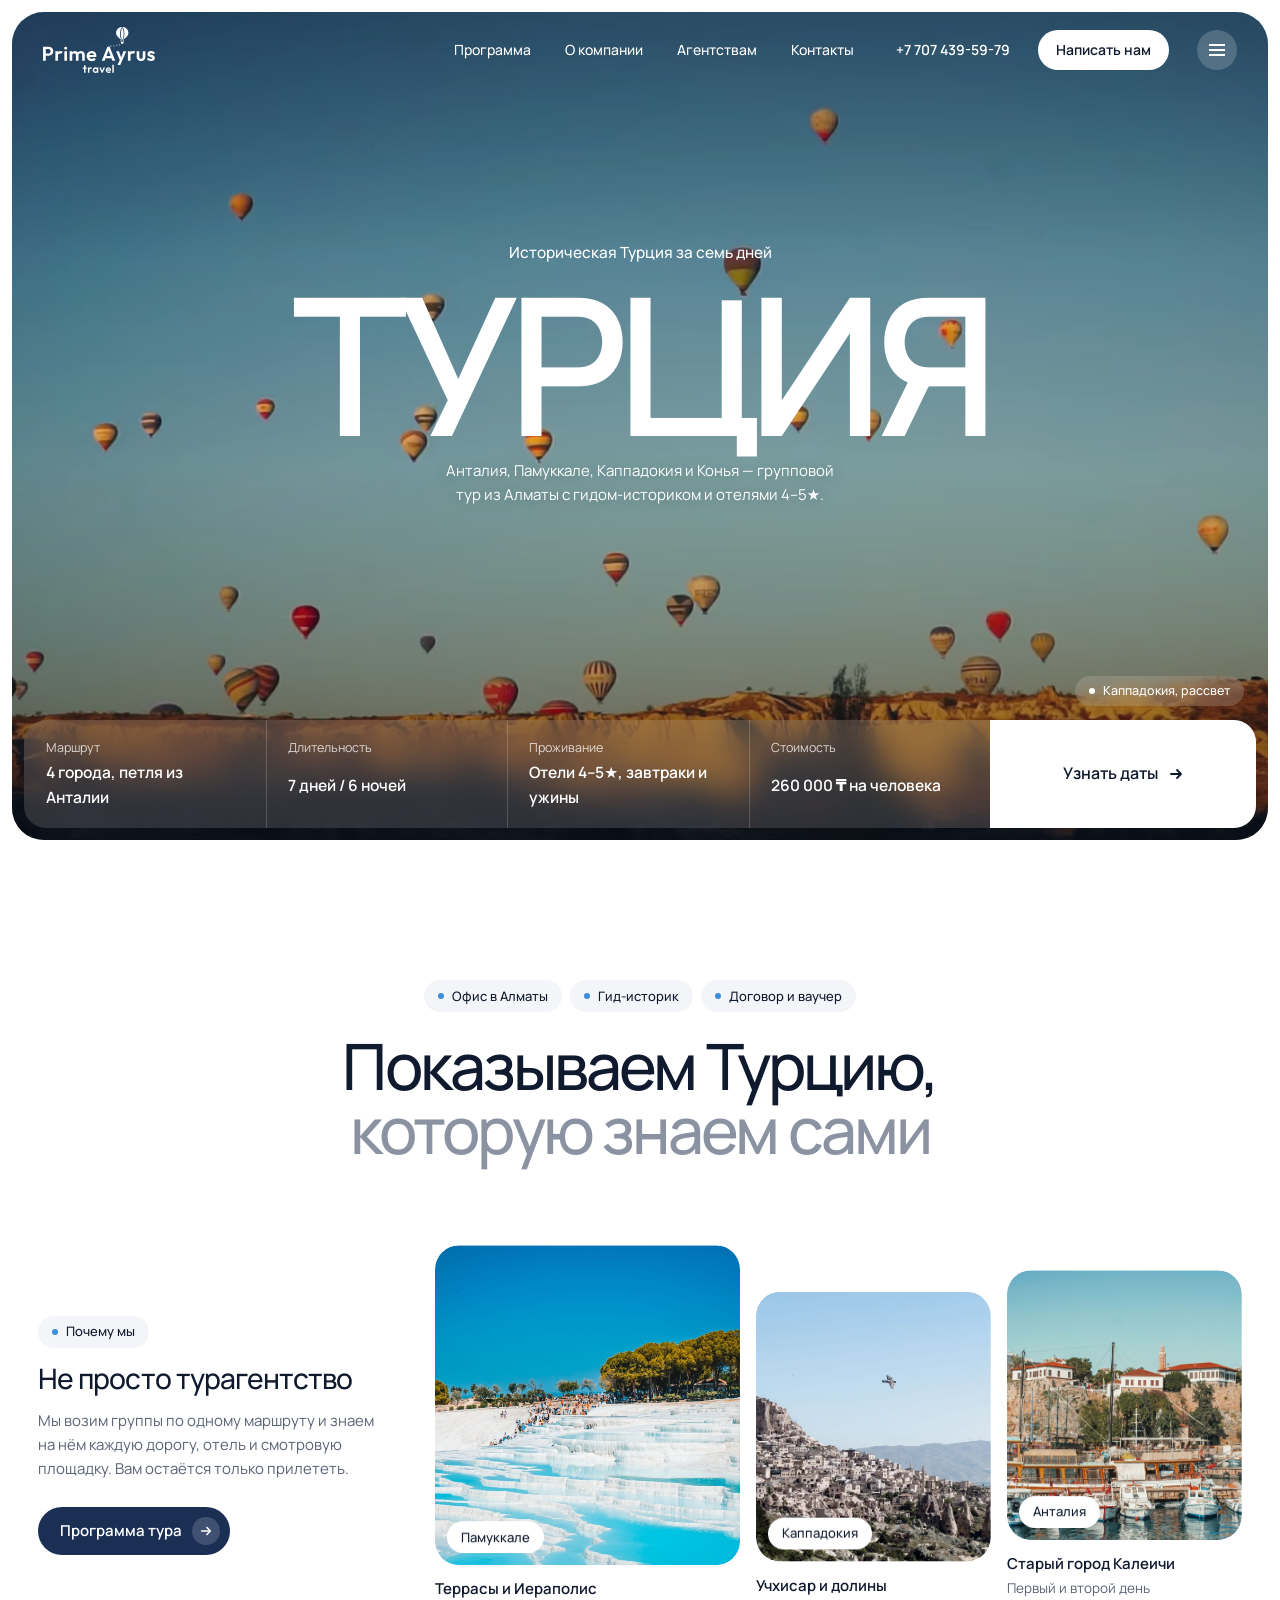
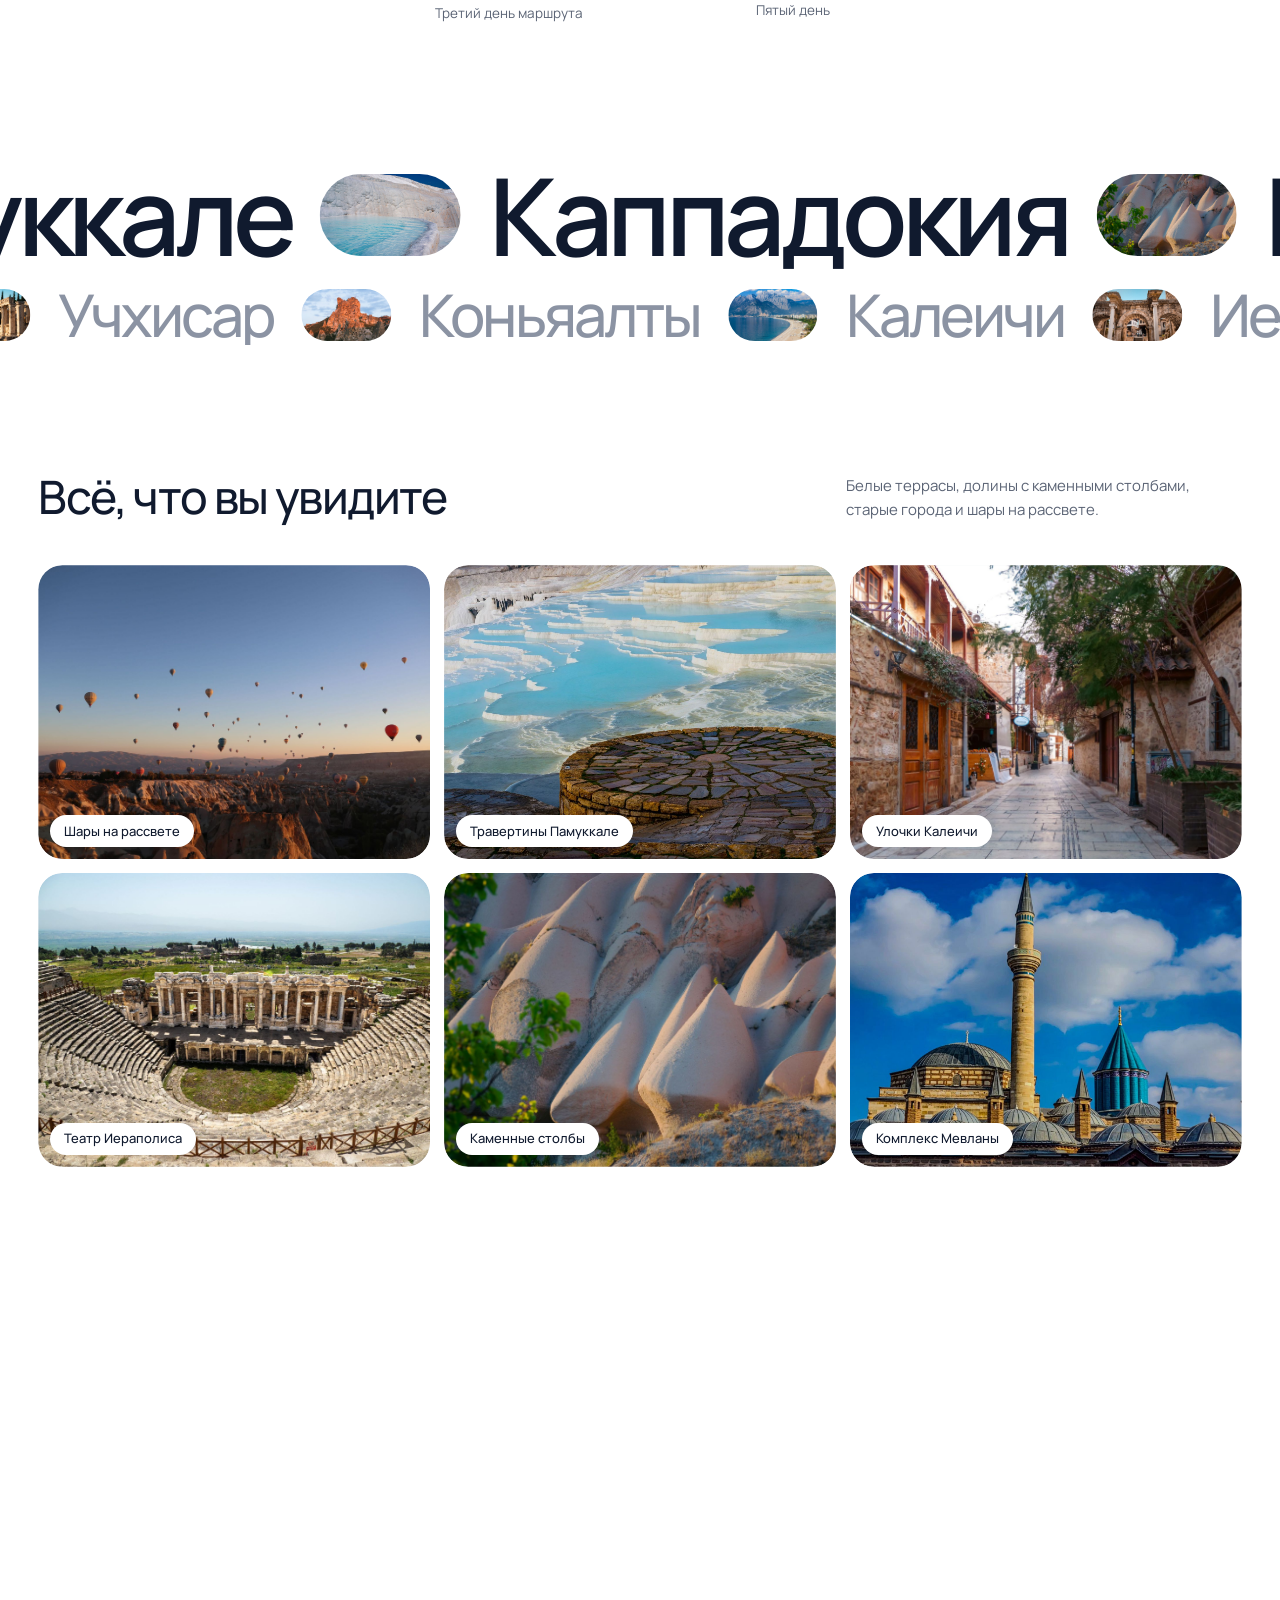
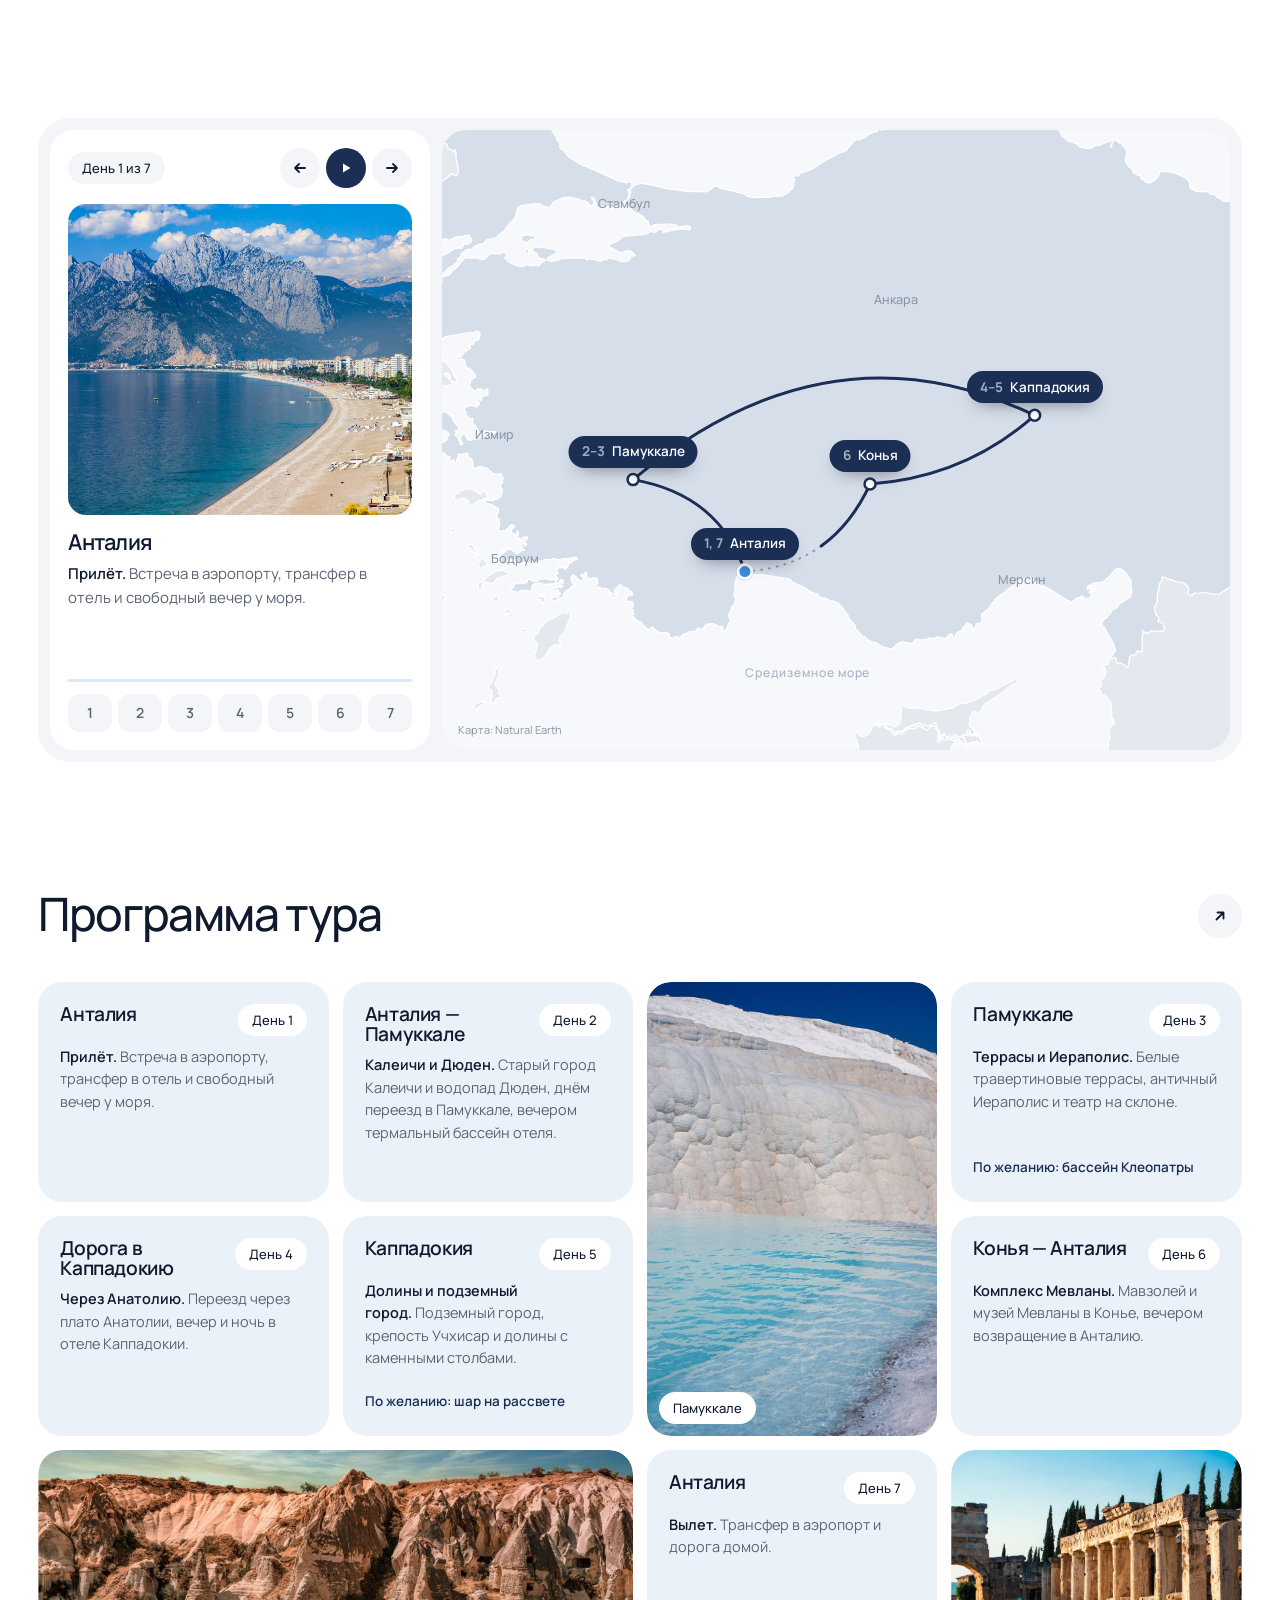
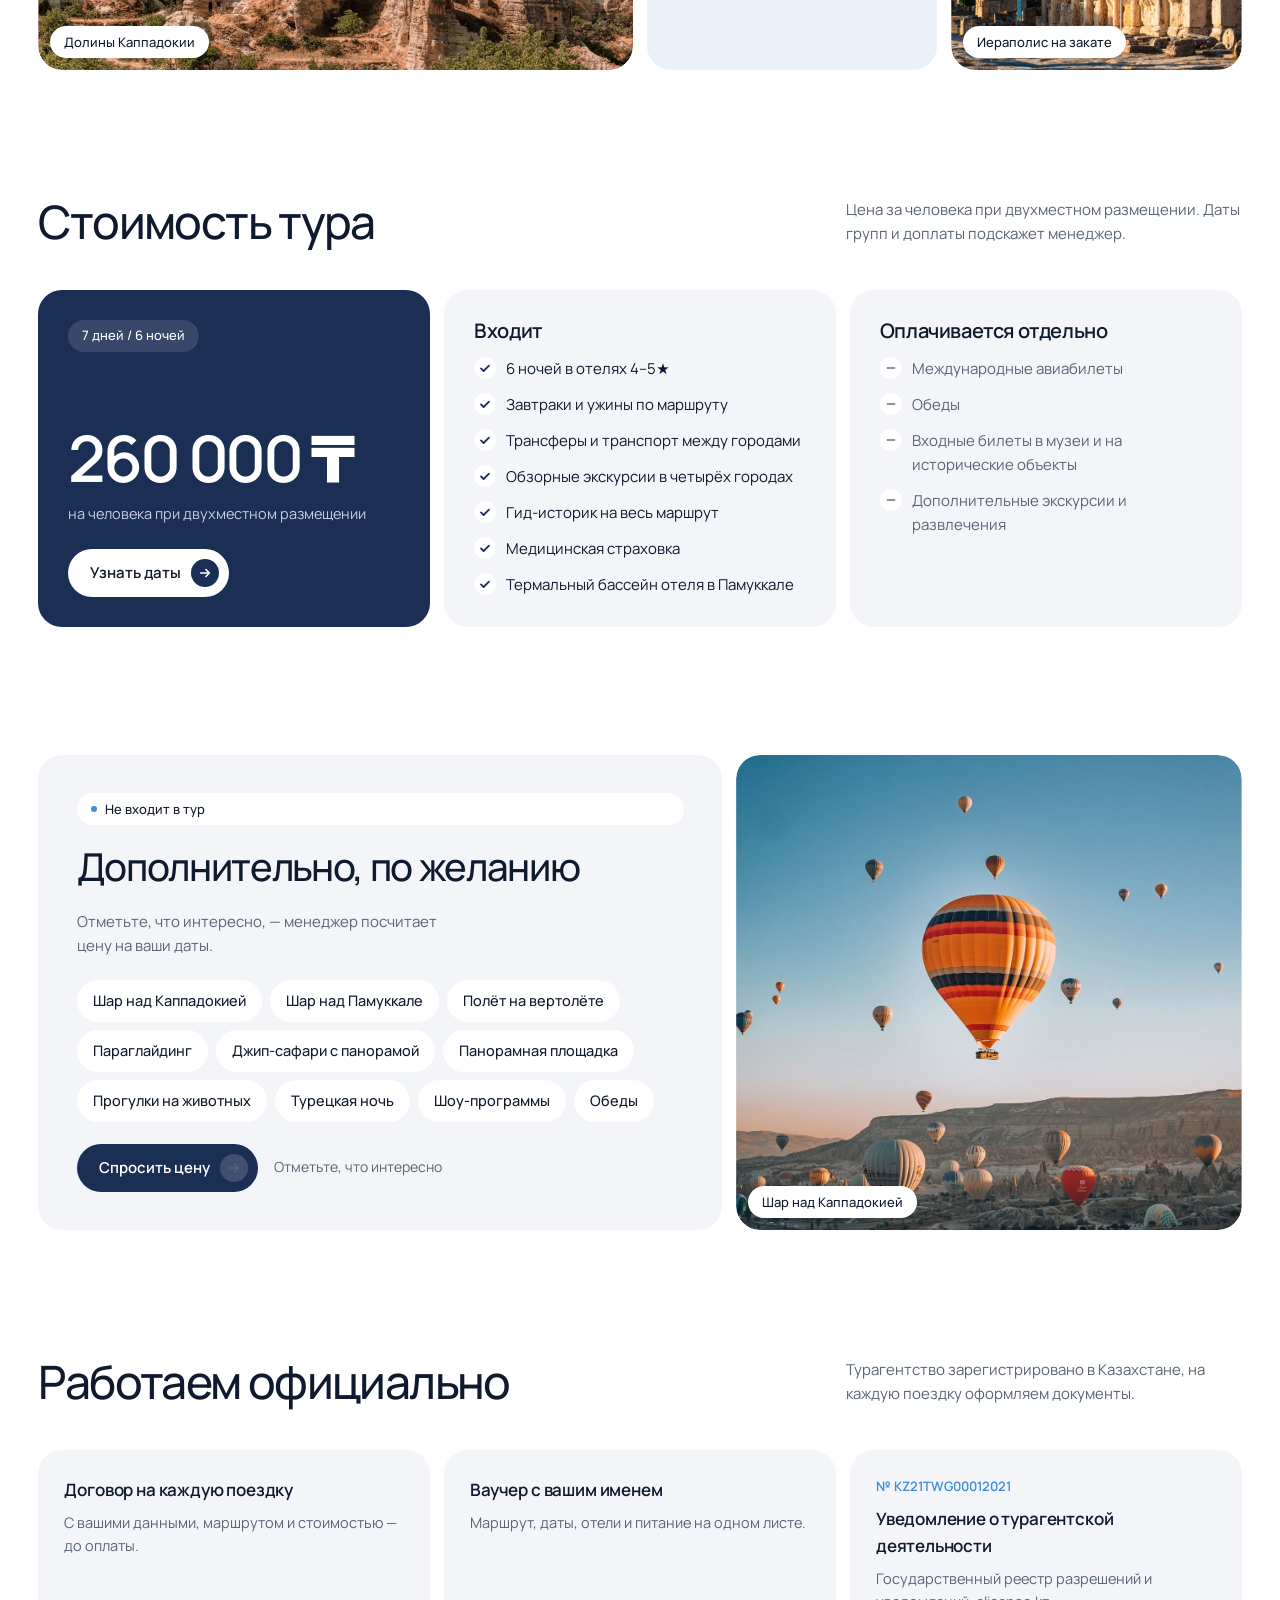
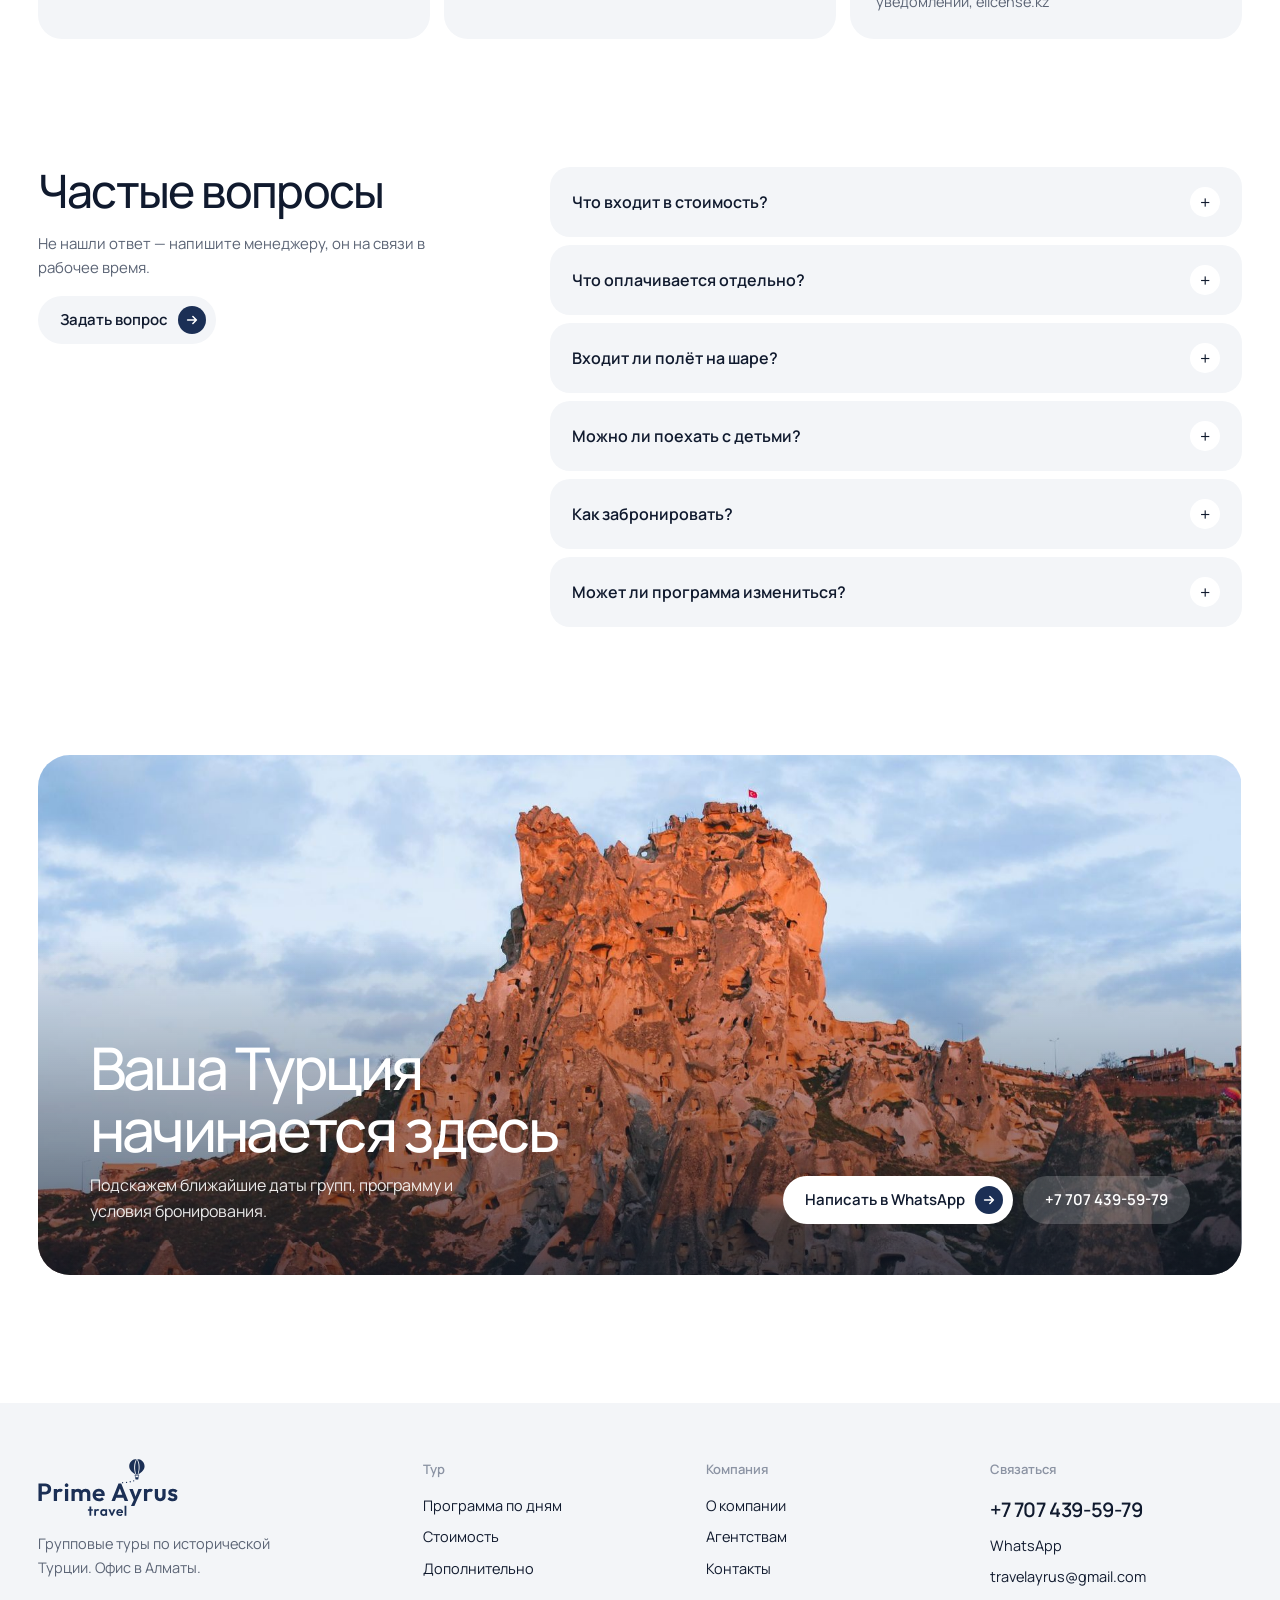
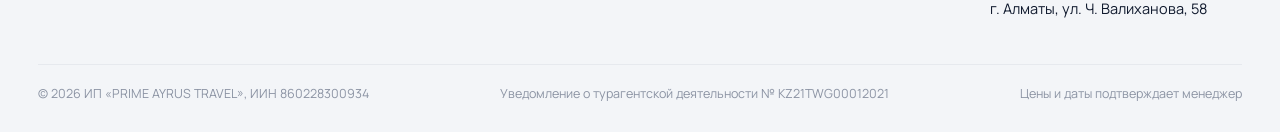
<file: index.html>
<!doctype html>
<html lang="ru">
<head>
<meta charset="utf-8">
<meta name="viewport" content="width=device-width, initial-scale=1">
<title>Prime Ayrus Travel — тур по исторической Турции из Алматы</title>
<meta name="description" content="Групповой тур Prime Ayrus Travel: Анталия, Памуккале, Каппадокия, Конья. 7 дней, отели 4–5★, гид-историк, 260 000 ₸ на человека. Офис в Алматы.">
<meta property="og:title" content="Prime Ayrus Travel — тур по исторической Турции из Алматы">
<meta property="og:description" content="Групповой тур Prime Ayrus Travel: Анталия, Памуккале, Каппадокия, Конья. 7 дней, отели 4–5★, гид-историк, 260 000 ₸ на человека. Офис в Алматы.">
<meta property="og:image" content="images/hero-poster.jpg">
<meta name="theme-color" content="#FFFFFF">
<link rel="icon" href="brand/favicon.svg" type="image/svg+xml">
<link rel="icon" href="brand/favicon.ico" sizes="any">
<link rel="apple-touch-icon" href="brand/apple-touch-icon.png">
<link rel="preconnect" href="https://fonts.googleapis.com">
<link rel="preconnect" href="https://fonts.gstatic.com" crossorigin>
<link href="https://fonts.googleapis.com/css2?family=Manrope:wght@400;500;600;700&display=swap" rel="stylesheet">
<link rel="stylesheet" href="assets/site.css">
</head>
<body>

<main>
<section class="hero">
  <div class="hero__box">
    <nav class="nav nav--over" aria-label="Основное меню">
  <a class="nav__logo" href="index.html" aria-label="Prime Ayrus Travel — главная"><img src="brand/logo.svg" width="112" height="46" alt="Prime Ayrus Travel"></a>
  <div class="nav__links"><a href="tour.html">Программа</a><a href="about.html">О компании</a><a href="agents.html">Агентствам</a><a href="contacts.html">Контакты</a></div>
  <a class="nav__tel" href="tel:+77074395979">+7 707 439-59-79</a>
  <a class="btn btn--white" href="https://wa.me/77074395979?text=%D0%97%D0%B4%D1%80%D0%B0%D0%B2%D1%81%D1%82%D0%B2%D1%83%D0%B9%D1%82%D0%B5%21%20%D0%A5%D0%BE%D1%87%D1%83%20%D1%83%D0%B7%D0%BD%D0%B0%D1%82%D1%8C%20%D0%BE%20%D1%82%D1%83%D1%80%D0%B5%20%D0%BF%D0%BE%20%D0%A2%D1%83%D1%80%D1%86%D0%B8%D0%B8." target="_blank" rel="noopener">Написать нам</a>
  <button class="burger" type="button" aria-label="Открыть меню"><span></span></button>
</nav>
    <div class="hero__bg"><video autoplay muted loop playsinline preload="auto" poster="images/hero-poster.jpg" aria-label="Воздушные шары над долинами Каппадокии на рассвете">
      <source src="media/hero-m.mp4" type="video/mp4" media="(max-width: 760px)"><source src="media/hero-m.webm" type="video/webm" media="(max-width: 760px)"><source src="media/hero.mp4" type="video/mp4"><source src="media/hero.webm" type="video/webm"></video></div>
    <span class="hero__loc pill"><i></i>Каппадокия, рассвет</span>
    <div class="hero__mid">
      <p class="hero__kicker">Историческая Турция за семь дней</p>
      <h1 aria-label="Турция"><span aria-hidden="true">Т</span><span aria-hidden="true">у</span><span aria-hidden="true">р</span><span aria-hidden="true">ц</span><span aria-hidden="true">и</span><span aria-hidden="true">я</span></h1>
      <p class="hero__lead">Анталия, Памуккале, Каппадокия и Конья — групповой тур из Алматы с гидом-историком и отелями 4–5★.</p>
    </div>
    <dl class="hero__bar">
      <div><dt>Маршрут</dt><dd>4 города, петля из Анталии</dd></div>
      <div><dt>Длительность</dt><dd>7 дней / 6 ночей</dd></div>
      <div><dt>Проживание</dt><dd>Отели 4–5★, завтраки и ужины</dd></div>
      <div><dt>Стоимость</dt><dd>260 000 ₸ на человека</dd></div>
      <a href="https://wa.me/77074395979?text=%D0%97%D0%B4%D1%80%D0%B0%D0%B2%D1%81%D1%82%D0%B2%D1%83%D0%B9%D1%82%D0%B5%21%20%D0%9F%D0%BE%D0%B4%D1%81%D0%BA%D0%B0%D0%B6%D0%B8%D1%82%D0%B5%2C%20%D0%BF%D0%BE%D0%B6%D0%B0%D0%BB%D1%83%D0%B9%D1%81%D1%82%D0%B0%2C%20%D0%B1%D0%BB%D0%B8%D0%B6%D0%B0%D0%B9%D1%88%D0%B8%D0%B5%20%D0%B4%D0%B0%D1%82%D1%8B%20%D1%82%D1%83%D1%80%D0%B0%20%D0%BF%D0%BE%20%D0%A2%D1%83%D1%80%D1%86%D0%B8%D0%B8." target="_blank" rel="noopener">Узнать даты <svg viewBox="0 0 16 16" fill="none" stroke="currentColor" stroke-width="1.8" stroke-linecap="round" stroke-linejoin="round" aria-hidden="true"><path d="M3 8h10M9 4l4 4-4 4"/></svg></a>
    </dl>
  </div>
</section>

<section class="sec wrap">
  <div class="intro rv">
    <div class="intro__chips"><span class="pill"><i></i>Офис в Алматы</span><span class="pill"><i></i>Гид-историк</span><span class="pill"><i></i>Договор и ваучер</span></div>
    <h2>Показываем Турцию, <span>которую знаем сами</span></h2>
  </div>
  <div class="values">
    <div class="values__text rv">
      <span class="pill" style="justify-self:start"><i></i>Почему мы</span>
      <h3>Не просто турагентство</h3>
      <p class="sub">Мы возим группы по одному маршруту и знаем на нём каждую дорогу, отель и смотровую площадку. Вам остаётся только прилететь.</p>
      <a class="btn" href="tour.html">Программа тура <span class="ic"><svg viewBox="0 0 16 16" fill="none" stroke="currentColor" stroke-width="1.8" stroke-linecap="round" stroke-linejoin="round" aria-hidden="true"><path d="M3 8h10M9 4l4 4-4 4"/></svg></span></a>
    </div>
    <div class="stairs">
      <figure class="rv" data-par=".06"><div class="card-pic"><img src="images/px-pamukkale-terraces.jpg" alt="Травертины Памуккале" loading="lazy"><span class="pill pill--white tag">Памуккале</span></div><figcaption class="cap"><b>Террасы и Иераполис</b><span>Третий день маршрута</span></figcaption></figure>
      <figure class="rv" style="--d:.1s" data-par="-.08"><div class="card-pic"><img src="images/px-uchisar.jpg" alt="Крепость Учхисар" loading="lazy"><span class="pill pill--white tag">Каппадокия</span></div><figcaption class="cap"><b>Учхисар и долины</b><span>Пятый день</span></figcaption></figure>
      <figure class="rv" style="--d:.2s" data-par=".03"><div class="card-pic"><img src="images/px-kaleici-harbour.jpg" alt="Старая гавань Калеичи" loading="lazy"><span class="pill pill--white tag">Анталия</span></div><figcaption class="cap"><b>Старый город Калеичи</b><span>Первый и второй день</span></figcaption></figure>
    </div>
  </div>
</section>


<section class="ribbon" aria-label="Города маршрута">
  <div class="ribbon__row" data-ribbon="1"><div class="ribbon__track"><span class="ribbon__w">Анталия</span><span class="ribbon__pic"><img src="images/px-kaleici-harbour.jpg" alt="" loading="lazy"></span><span class="ribbon__w">Памуккале</span><span class="ribbon__pic"><img src="images/px-pamukkale-pool.jpg" alt="" loading="lazy"></span><span class="ribbon__w">Каппадокия</span><span class="ribbon__pic"><img src="images/px-fairy-chimneys.jpg" alt="" loading="lazy"></span><span class="ribbon__w">Конья</span><span class="ribbon__pic"><img src="images/px-mevlana-tower.jpg" alt="" loading="lazy"></span><span class="ribbon__w">Анталия</span><span class="ribbon__pic"><img src="images/px-kaleici-harbour.jpg" alt="" loading="lazy"></span><span class="ribbon__w">Памуккале</span><span class="ribbon__pic"><img src="images/px-pamukkale-pool.jpg" alt="" loading="lazy"></span><span class="ribbon__w">Каппадокия</span><span class="ribbon__pic"><img src="images/px-fairy-chimneys.jpg" alt="" loading="lazy"></span><span class="ribbon__w">Конья</span><span class="ribbon__pic"><img src="images/px-mevlana-tower.jpg" alt="" loading="lazy"></span><span class="ribbon__w">Анталия</span><span class="ribbon__pic"><img src="images/px-kaleici-harbour.jpg" alt="" loading="lazy"></span><span class="ribbon__w">Памуккале</span><span class="ribbon__pic"><img src="images/px-pamukkale-pool.jpg" alt="" loading="lazy"></span><span class="ribbon__w">Каппадокия</span><span class="ribbon__pic"><img src="images/px-fairy-chimneys.jpg" alt="" loading="lazy"></span><span class="ribbon__w">Конья</span><span class="ribbon__pic"><img src="images/px-mevlana-tower.jpg" alt="" loading="lazy"></span></div></div>
  <div class="ribbon__row ribbon__row--alt" data-ribbon="-1"><div class="ribbon__track"><span class="ribbon__w">Калеичи</span><span class="ribbon__pic"><img src="images/px-hadrian-gate.jpg" alt="" loading="lazy"></span><span class="ribbon__w">Иераполис</span><span class="ribbon__pic"><img src="images/px-hierapolis-street.jpg" alt="" loading="lazy"></span><span class="ribbon__w">Учхисар</span><span class="ribbon__pic"><img src="images/px-uchisar-sunset.jpg" alt="" loading="lazy"></span><span class="ribbon__w">Коньяалты</span><span class="ribbon__pic"><img src="images/px-konyaalti.jpg" alt="" loading="lazy"></span><span class="ribbon__w">Калеичи</span><span class="ribbon__pic"><img src="images/px-hadrian-gate.jpg" alt="" loading="lazy"></span><span class="ribbon__w">Иераполис</span><span class="ribbon__pic"><img src="images/px-hierapolis-street.jpg" alt="" loading="lazy"></span><span class="ribbon__w">Учхисар</span><span class="ribbon__pic"><img src="images/px-uchisar-sunset.jpg" alt="" loading="lazy"></span><span class="ribbon__w">Коньяалты</span><span class="ribbon__pic"><img src="images/px-konyaalti.jpg" alt="" loading="lazy"></span><span class="ribbon__w">Калеичи</span><span class="ribbon__pic"><img src="images/px-hadrian-gate.jpg" alt="" loading="lazy"></span><span class="ribbon__w">Иераполис</span><span class="ribbon__pic"><img src="images/px-hierapolis-street.jpg" alt="" loading="lazy"></span><span class="ribbon__w">Учхисар</span><span class="ribbon__pic"><img src="images/px-uchisar-sunset.jpg" alt="" loading="lazy"></span><span class="ribbon__w">Коньяалты</span><span class="ribbon__pic"><img src="images/px-konyaalti.jpg" alt="" loading="lazy"></span></div></div>
</section>
<section class="sec wrap">
  <div class="shead rv"><h2 class="h2">Всё, что вы увидите</h2><p class="sub">Белые террасы, долины с каменными столбами, старые города и шары на рассвете.</p></div>
  <div class="grid9"><figure class="card-pic rv" style="--d:0.00s"><img src="images/px-balloons-sunset.jpg" alt="Шары на рассвете" loading="lazy"><span class="pill pill--white tag">Шары на рассвете</span></figure><figure class="card-pic rv" style="--d:0.06s"><img src="images/px-pamukkale-pools.jpg" alt="Травертины Памуккале" loading="lazy"><span class="pill pill--white tag">Травертины Памуккале</span></figure><figure class="card-pic rv" style="--d:0.12s"><img src="images/px-kaleici-street.jpg" alt="Улочки Калеичи" loading="lazy"><span class="pill pill--white tag">Улочки Калеичи</span></figure><figure class="card-pic rv" style="--d:0.00s"><img src="images/px-hierapolis-theatre.jpg" alt="Театр Иераполиса" loading="lazy"><span class="pill pill--white tag">Театр Иераполиса</span></figure><figure class="card-pic rv" style="--d:0.06s"><img src="images/px-fairy-chimneys.jpg" alt="Каменные столбы" loading="lazy"><span class="pill pill--white tag">Каменные столбы</span></figure><figure class="card-pic rv" style="--d:0.12s"><img src="images/px-mevlana.jpg" alt="Комплекс Мевланы" loading="lazy"><span class="pill pill--white tag">Комплекс Мевланы</span></figure><figure class="card-pic rv" style="--d:0.00s"><img src="images/px-hadrian-gate.jpg" alt="Ворота Адриана" loading="lazy"><span class="pill pill--white tag">Ворота Адриана</span></figure><figure class="card-pic rv" style="--d:0.06s"><img src="images/px-uchisar-night.jpg" alt="Каппадокия вечером" loading="lazy"><span class="pill pill--white tag">Каппадокия вечером</span></figure><figure class="card-pic rv" style="--d:0.12s"><img src="images/px-konyaalti.jpg" alt="Пляж Коньяалты" loading="lazy"><span class="pill pill--white tag">Пляж Коньяалты</span></figure></div>
</section>

<section class="sec wrap" id="route">
  <div class="shead rv"><h2 class="h2">Смотрите, куда едем</h2><p class="sub">Петля в четыре города: на запад к белым террасам, на восток к долинам Каппадокии и обратно к морю через Конью.</p></div>
  <div class="rmap rv" data-rmap>
  <div class="rmap__panel">
    <div class="rmap__head"><span class="pill" data-k="n">День 1 из 7</span>
      <div class="rmap__ctl"><button type="button" class="rbtn" data-act="prev" aria-label="Предыдущий день"><svg viewBox="0 0 16 16" fill="none" stroke="currentColor" stroke-width="1.8" stroke-linecap="round" stroke-linejoin="round" aria-hidden="true"><path d="M13 8H3M7 4L3 8l4 4"/></svg></button>
        <button type="button" class="rbtn rbtn--play" data-act="play" aria-label="Проиграть маршрут"><svg class="i-play" viewBox="0 0 16 16"><path d="M5 3.5v9l7.5-4.5z" fill="currentColor"/></svg><svg class="i-pause" viewBox="0 0 16 16"><path d="M5 3.5v9M11 3.5v9" stroke="currentColor" stroke-width="2.2" stroke-linecap="round"/></svg></button>
        <button type="button" class="rbtn" data-act="next" aria-label="Следующий день"><svg viewBox="0 0 16 16" fill="none" stroke="currentColor" stroke-width="1.8" stroke-linecap="round" stroke-linejoin="round" aria-hidden="true"><path d="M3 8h10M9 4l4 4-4 4"/></svg></button></div></div>
    <div class="rmap__pic"><img data-k="img" src="images/px-konyaalti.jpg" alt="Анталия" loading="lazy"></div>
    <div class="rmap__txt" aria-live="polite"><h3 data-k="route">Анталия</h3><p><b data-k="title">Прилёт.</b> <span data-k="text">Встреча в аэропорту, трансфер в отель и свободный вечер у моря.</span></p><p class="opt" data-k="opt" hidden></p></div>
    <div class="tl"><div class="tl__bar"><i></i></div><div class="tl__days"><button type="button" class="tl__d" data-day="0" aria-label="День 1: Анталия">1</button><button type="button" class="tl__d" data-day="1" aria-label="День 2: Анталия — Памуккале">2</button><button type="button" class="tl__d" data-day="2" aria-label="День 3: Памуккале">3</button><button type="button" class="tl__d" data-day="3" aria-label="День 4: Дорога в Каппадокию">4</button><button type="button" class="tl__d" data-day="4" aria-label="День 5: Каппадокия">5</button><button type="button" class="tl__d" data-day="5" aria-label="День 6: Конья — Анталия">6</button><button type="button" class="tl__d" data-day="6" aria-label="День 7: Анталия">7</button></div></div>
  </div>
  <div class="rmap__map">
    <svg viewBox="229 230 725 450" preserveAspectRatio="xMidYMid slice" role="img" aria-label="Карта маршрута: Анталия — Памуккале — Каппадокия — Конья — Анталия">
      <path class="land" d="M731.3 762.4L729.6 762.1L726.2 762.2L725.1 762.7L725.1 761.2L726.0 761.4L726.2 760.2L724.8 759.7L724.8 759.2L725.4 758.5L725.1 757.8L723.7 757.0L723.1 756.3L722.8 755.3L723.4 754.5L724.5 754.1L725.4 753.3L726.2 753.3L726.5 753.8L726.0 756.0L725.7 757.0L726.5 756.8L728.2 755.3L730.2 756.8L731.1 756.0L731.9 756.1L732.5 756.0L732.8 754.8L734.8 753.3L735.6 753.6L736.2 754.3L737.0 754.1L738.2 753.3L738.4 752.8L739.0 752.3L738.4 751.4L738.4 749.9L738.7 748.0L739.9 748.0L740.1 748.9L740.7 749.1L741.0 750.1L741.3 750.9L741.8 750.9L742.4 751.9L741.8 752.8L741.3 752.9L740.7 754.0L739.3 752.8L738.7 753.3L738.2 754.0L737.3 754.6L736.2 755.0L735.6 754.3L735.0 754.0L733.9 754.5L733.3 755.0L732.8 756.1L734.8 757.0L735.3 757.7L735.0 759.9L736.2 760.7L737.6 760.9L737.6 762.6L736.7 762.7L735.9 763.6L736.5 764.1L737.9 763.7L740.1 764.3L739.6 765.1L738.7 765.9L737.9 766.3L736.5 765.8L734.5 763.6L733.0 762.7L731.3 762.4L731.9 762.2L732.5 762.2L732.2 761.7L731.3 761.5L730.8 761.2L730.2 761.0L729.6 761.2L730.2 761.4L730.5 762.1L731.1 762.1ZM728.2 759.9L729.1 759.5L729.1 758.5L728.5 758.5L728.2 759.0L727.9 759.5Z" vector-effect="non-scaling-stroke"/><path class="land" d="M731.3 762.4L730.5 762.1L730.5 761.5L729.6 761.2L730.2 761.0L730.8 761.2L731.3 761.5L731.9 761.5L732.5 762.2L731.9 762.2L731.3 762.4ZM728.2 759.9L728.2 759.0L728.5 758.5L729.1 758.5L729.1 759.5L728.5 759.7ZM725.1 761.2L725.1 762.7L723.4 763.4L721.4 765.6L720.9 766.8L720.3 768.5L719.7 770.2L719.7 772.0L719.7 773.9L719.7 774.7L718.9 775.1L718.3 775.4L718.0 777.3L717.4 777.8L716.3 778.3L713.8 778.3L712.6 778.4L712.1 779.3L711.2 780.5L710.4 781.5L709.2 782.0L706.7 782.5L704.4 783.7L702.4 784.2L701.3 782.7L701.3 785.5L699.0 786.9L693.1 788.2L691.9 788.7L691.3 789.2L690.2 789.9L689.1 790.3L683.4 789.4L677.7 790.3L676.6 790.6L675.5 791.3L671.8 794.8L670.9 796.5L669.2 796.5L667.5 796.8L667.0 797.5L666.4 797.2L666.1 795.7L667.2 794.8L667.5 795.3L668.9 795.3L668.9 792.6L666.1 792.3L665.2 793.3L664.7 794.3L664.4 793.8L663.3 793.3L663.0 794.0L660.7 793.3L659.3 792.1L658.7 791.3L658.7 789.9L658.2 790.1L657.6 790.1L656.7 790.1L656.2 790.4L655.9 790.9L654.5 791.4L653.9 793.0L652.5 792.6L651.3 792.5L650.8 793.1L651.1 794.6L649.9 795.0L646.8 795.5L643.4 794.8L640.3 793.3L636.3 790.8L634.9 790.1L633.2 789.6L629.8 789.2L628.4 788.7L627.2 787.9L624.1 785.2L623.5 784.7L623.0 781.8L622.7 781.3L622.7 780.3L621.0 775.1L620.1 774.4L618.4 773.2L617.6 772.4L617.0 771.3L616.5 770.2L616.5 768.8L617.0 767.6L615.6 764.9L615.3 763.9L615.3 761.7L615.0 759.9L613.3 756.8L612.8 755.3L612.5 752.8L612.8 750.9L613.6 750.2L615.3 751.4L617.6 754.1L618.7 755.1L620.4 755.8L623.5 755.6L626.4 754.1L628.9 751.8L630.6 749.1L631.8 746.0L632.6 744.3L633.8 743.3L634.0 742.8L634.6 742.1L635.2 742.3L635.7 742.8L636.3 743.0L637.2 742.8L637.7 743.8L638.9 744.7L640.0 744.8L640.9 744.7L642.0 743.8L642.6 742.6L643.1 741.3L645.4 741.6L646.0 744.3L646.5 745.7L647.1 746.7L648.5 747.4L650.5 748.0L652.2 748.9L653.6 749.7L654.5 750.6L654.8 751.9L654.8 752.9L655.3 753.8L656.2 754.1L656.7 754.1L658.7 753.4L659.9 752.8L660.1 752.3L660.7 751.2L661.3 750.9L661.8 751.2L662.4 751.9L663.5 752.8L664.7 752.8L665.8 752.1L667.2 750.6L668.7 749.1L670.1 748.4L671.8 747.2L672.6 746.4L673.5 746.2L675.5 746.5L677.4 746.9L679.4 746.9L680.6 746.4L681.1 746.0L681.7 745.2L683.4 743.7L684.8 743.7L685.7 744.2L686.8 744.7L687.9 744.7L688.5 745.0L689.6 746.4L690.5 747.4L691.6 748.2L693.6 748.7L694.2 748.4L694.5 747.9L694.8 747.0L695.6 746.4L697.3 744.5L697.9 744.3L699.3 744.5L701.3 744.2L702.7 744.0L703.0 745.5L703.3 747.0L703.8 747.7L704.7 748.7L705.8 749.9L706.1 750.6L706.1 752.3L706.1 754.0L706.1 755.8L705.5 758.2L705.0 759.9L705.2 761.2L706.1 762.2L707.0 762.2L708.1 761.9L708.7 760.2L708.9 757.3L709.5 757.0L710.1 756.3L710.6 755.6L711.5 756.3L711.5 758.7L711.8 760.0L712.9 760.5L714.3 759.9L714.9 758.5L715.5 758.0L716.3 758.2L717.4 758.8L718.0 758.7L718.6 758.3L719.4 758.7L720.3 759.0L722.0 760.0L722.8 760.2L723.7 760.2L725.1 761.2ZM740.7 754.0L741.6 754.3L742.4 754.6L743.3 755.0L744.4 755.0L745.5 754.3L747.0 754.3L747.8 754.8L748.7 755.3L749.5 755.1L750.1 754.8L750.4 754.3L751.5 755.3L752.6 756.7L753.5 759.4L754.3 761.2L755.5 762.7L756.3 763.4L755.5 763.6L753.2 763.4L751.2 762.7L750.4 761.7L749.5 761.2L745.2 761.9L741.6 762.9L740.7 763.4L740.1 764.3L737.9 763.7L736.5 764.1L735.9 763.6L736.7 762.7L737.6 762.6L737.6 760.9L736.2 760.7L735.0 759.9L735.3 757.7L734.8 757.0L732.8 756.1L733.3 755.0L733.9 754.5L735.0 754.0L735.6 754.3L736.2 755.0L737.3 754.6L738.2 754.0L738.7 753.3L739.3 752.8L740.7 754.0Z" vector-effect="non-scaling-stroke"/><path class="land" d="M768.2 1138.8L769.4 1137.6L773.6 1134.4L776.2 1131.0L776.5 1129.3L775.9 1125.9L775.9 1124.3L777.6 1120.7L786.4 1111.4L787.5 1110.6L790.4 1108.0L790.4 1105.9L788.9 1103.8L786.7 1101.6L787.2 1099.9L789.2 1097.2L796.0 1084.2L796.6 1083.4L801.1 1072.6L803.1 1067.4L804.8 1064.8L807.1 1056.0L807.4 1055.5L807.1 1054.5L807.1 1054.0L808.2 1053.3L814.8 1031.9L817.3 1017.0L819.9 1003.9L820.4 1003.0L820.7 998.5L821.3 997.1L821.0 995.8L823.0 987.5L823.3 978.5L823.8 976.5L825.0 975.8L826.1 976.2L827.8 977.2L828.9 977.5L829.5 977.4L832.3 974.1L832.6 973.3L833.5 970.8L833.8 969.4L833.5 968.2L832.6 967.7L832.9 966.2L833.5 960.1L834.6 956.9L834.9 954.9L834.6 953.2L835.5 952.2L835.2 951.2L835.7 951.2L842.0 951.7L843.1 950.7L843.7 950.5L844.3 950.5L845.4 950.8L846.0 950.8L848.8 949.8L849.6 949.8L850.2 950.2L851.6 951.0L852.2 952.0L852.8 953.2L853.6 954.2L854.8 954.4L859.0 953.2L862.7 951.5L865.2 951.2L865.5 949.7L867.2 947.0L867.8 945.3L868.1 942.7L868.4 937.8L868.9 935.6L869.8 934.3L870.1 932.8L870.6 931.9L871.8 931.8L872.1 932.4L873.5 934.8L874.6 935.6L875.2 935.6L874.9 933.8L875.5 932.9L876.6 932.8L878.0 932.4L879.4 931.1L882.6 927.7L884.0 927.4L884.8 927.2L886.0 926.9L887.1 926.4L887.9 925.7L889.4 924.2L890.8 920.8L892.2 919.3L892.2 919.9L891.9 920.4L891.6 922.1L891.3 922.6L891.3 924.0L889.9 925.0L889.4 925.7L887.7 926.5L890.5 928.7L887.9 932.8L888.5 933.4L890.8 935.1L891.1 939.9L892.8 941.0L893.0 943.9L892.2 945.8L891.3 947.3L891.3 948.8L894.2 950.2L894.2 951.5L895.0 961.0L895.6 962.2L897.3 965.5L896.2 967.7L895.6 967.9L894.5 970.4L893.3 973.5L893.6 974.6L893.0 977.2L889.1 982.2L887.1 985.6L885.7 986.0L881.4 988.8L878.9 991.4L877.4 992.0L875.7 991.9L874.3 992.9L872.9 994.6L872.3 995.2L871.8 995.6L871.5 996.8L871.8 997.4L872.6 998.0L872.6 998.5L872.1 998.5L872.1 999.3L872.3 1000.1L872.6 1002.7L873.2 1004.0L872.9 1004.5L872.6 1004.0L872.1 1005.4L871.5 1004.7L871.8 1006.7L872.1 1007.4L870.9 1007.4L870.9 1008.1L871.8 1008.1L872.3 1008.9L872.3 1009.4L873.2 1010.3L873.2 1010.8L872.3 1011.1L872.1 1011.6L871.8 1012.3L871.5 1013.0L872.1 1013.3L872.6 1013.7L872.6 1014.3L872.1 1014.7L871.5 1015.0L872.1 1015.7L870.9 1016.4L871.5 1016.5L871.5 1017.0L870.9 1017.0L870.9 1017.7L871.5 1018.2L871.2 1018.9L870.4 1019.1L870.6 1020.1L871.2 1020.9L871.5 1021.6L865.2 1019.7L863.3 1019.2L861.6 1019.2L859.6 1018.6L859.0 1016.0L859.0 1013.0L858.4 1010.6L855.9 1008.9L853.6 1008.8L848.8 1008.9L847.4 1008.4L845.1 1006.4L844.0 1005.9L842.6 1005.9L841.4 1006.7L839.4 1009.3L836.9 1010.8L834.6 1012.1L832.3 1013.7L830.9 1016.5L830.1 1021.8L829.8 1023.4L829.2 1025.5L827.8 1026.1L827.2 1027.7L827.0 1030.9L826.7 1032.2L827.5 1032.6L828.1 1033.2L828.4 1034.3L828.1 1035.6L827.5 1036.8L824.4 1039.8L823.3 1041.3L823.3 1042.2L824.4 1045.4L825.0 1047.1L825.8 1056.5L825.8 1058.4L825.8 1060.6L825.8 1061.1L825.8 1061.8L825.5 1065.2L827.0 1069.0L828.1 1072.4L825.8 1073.8L823.8 1074.6L823.3 1076.0L823.8 1078.0L826.4 1078.5L827.8 1078.5L828.4 1078.3L828.9 1077.8L830.4 1076.3L830.9 1075.8L832.1 1076.1L836.3 1078.2L841.7 1079.5L843.1 1080.5L843.7 1081.7L843.7 1083.4L843.7 1085.6L843.4 1086.1L842.6 1086.1L842.3 1085.6L837.4 1086.8L835.7 1087.4L834.3 1088.8L831.8 1091.8L825.2 1096.9L823.8 1098.8L822.4 1101.8L822.1 1104.5L822.1 1107.4L821.6 1110.6L818.2 1117.0L817.0 1120.4L817.9 1123.7L819.6 1125.1L821.6 1125.4L823.8 1125.1L825.8 1124.4L830.6 1123.7L840.3 1123.7L845.1 1121.9L853.6 1114.1L858.2 1111.3L863.5 1110.7L863.5 1116.7L863.5 1117.7L863.0 1119.9L861.6 1123.9L860.1 1126.8L860.7 1127.5L860.7 1129.7L859.6 1131.9L858.7 1134.2L859.0 1136.9L859.9 1139.6L860.7 1141.5L861.8 1144.0L862.4 1146.7L861.8 1149.6L858.2 1157.5L857.9 1160.6L857.9 1163.6L857.0 1165.5L854.8 1167.7L853.9 1168.7L852.8 1171.0L852.5 1173.2L852.8 1175.6L852.5 1177.8L851.9 1178.6L850.5 1180.0L849.9 1180.8L849.4 1182.0L849.1 1183.0L848.8 1185.6L848.2 1188.1L843.7 1198.2L840.3 1210.5L839.7 1212.9L838.6 1217.0L838.6 1219.3L838.9 1220.3L840.0 1222.4L840.3 1223.9L840.0 1225.2L839.7 1226.2L839.1 1227.4L838.6 1228.6L837.7 1233.8L837.2 1235.5L837.2 1238.4L838.9 1244.5L838.9 1247.7L837.4 1251.1L834.3 1256.6L833.2 1260.5L833.2 1261.7L832.9 1262.6L832.6 1263.4L832.3 1264.2L831.8 1267.6L831.5 1273.7L831.2 1275.7L827.5 1286.7L827.0 1289.2L826.7 1294.8L825.8 1297.3L824.7 1299.2L824.1 1301.4L823.8 1304.1L823.5 1305.4L823.0 1306.3L821.8 1308.1L821.0 1309.3L820.7 1310.0L820.7 1310.7L819.9 1311.0L819.0 1311.0L818.4 1311.0L817.9 1309.5L815.9 1305.4L815.3 1303.1L815.6 1296.2L813.6 1285.9L810.5 1276.4L807.1 1265.9L806.5 1260.5L806.5 1259.8L806.5 1259.3L806.5 1258.7L806.2 1258.2L803.1 1248.5L798.6 1233.8L795.7 1225.6L794.9 1224.1L790.6 1220.0L790.1 1219.0L790.1 1217.8L790.1 1216.1L790.9 1213.1L790.9 1211.7L790.1 1210.5L788.9 1208.7L788.4 1207.0L788.1 1202.8L786.4 1194.8L781.6 1180.8L777.6 1169.3L774.5 1160.6L772.2 1152.1L769.1 1141.6L768.2 1138.8Z" vector-effect="non-scaling-stroke"/><path class="land" d="M835.7 951.2L835.7 950.5L835.2 949.8L835.7 948.8L836.6 947.6L837.2 946.8L839.1 945.9L839.7 944.9L840.0 943.7L840.6 942.9L840.3 942.2L840.9 942.4L841.1 942.9L843.7 937.5L844.0 934.5L842.3 931.9L844.0 930.6L845.1 928.7L846.5 924.5L846.8 923.1L846.8 920.4L847.1 919.1L848.5 916.7L849.1 915.5L848.8 914.2L852.8 911.0L855.0 908.6L855.9 905.6L855.9 904.4L859.0 895.6L858.4 894.9L859.6 893.9L860.7 889.7L861.8 888.9L861.8 887.7L865.0 879.6L865.2 877.6L865.5 873.5L865.5 872.8L865.2 871.6L864.7 870.6L864.4 869.8L865.0 868.9L865.8 868.8L866.7 868.9L867.8 869.3L868.1 869.8L868.7 869.8L869.5 869.3L870.6 869.4L871.2 869.4L872.6 868.9L872.9 868.3L873.8 866.4L874.0 865.6L874.0 865.1L873.5 864.9L874.3 864.0L875.2 861.7L875.7 860.7L876.3 860.5L877.4 860.5L878.0 860.0L878.0 859.1L877.4 858.6L876.9 858.0L876.9 855.6L878.0 851.2L878.6 848.0L878.3 847.0L877.2 844.8L876.9 843.3L876.9 839.9L877.2 839.2L878.3 838.4L878.6 837.7L878.6 834.7L878.9 831.5L879.7 828.9L881.7 827.2L883.1 828.4L884.3 826.2L885.4 823.0L886.5 821.0L891.1 818.5L892.2 816.6L890.8 814.1L890.8 813.6L892.5 813.9L898.7 812.2L902.7 808.0L904.1 807.0L905.0 806.1L905.2 804.8L905.5 800.0L905.2 797.9L904.7 796.2L903.8 795.0L905.0 795.0L905.5 795.2L906.1 795.5L907.5 796.7L909.2 797.2L910.9 797.2L913.2 796.8L915.2 797.0L918.6 797.3L919.7 796.7L920.3 796.5L921.7 797.3L926.8 797.3L927.7 796.8L928.2 796.2L928.5 795.2L928.8 793.1L928.8 792.5L930.5 791.3L931.6 792.1L933.6 795.7L935.0 797.0L937.0 797.7L939.0 797.7L941.0 797.0L940.7 800.2L940.1 800.7L939.3 800.0L938.2 799.5L936.7 800.4L936.7 801.6L936.7 803.1L936.5 804.6L935.0 806.0L932.8 807.1L931.3 808.7L932.2 810.2L932.8 810.7L933.3 810.5L934.8 810.2L937.0 810.0L939.3 810.2L940.4 810.5L941.0 812.2L941.6 813.6L942.7 814.4L944.1 815.1L945.2 816.6L945.8 816.9L946.4 816.8L947.5 817.8L948.1 818.6L948.1 819.6L947.8 821.3L947.5 822.0L947.2 822.5L946.9 823.0L946.9 823.9L946.9 824.7L947.5 825.4L949.2 827.9L950.1 828.9L950.6 829.1L951.2 829.1L951.8 829.3L952.1 829.9L951.8 831.3L951.2 832.5L950.6 833.7L950.9 835.5L951.5 837.0L953.5 839.1L953.8 840.1L951.5 842.6L949.8 846.0L946.4 849.0L944.7 851.2L944.1 852.6L944.1 853.7L943.5 854.6L942.4 855.3L941.3 855.4L939.6 854.8L938.7 854.6L937.0 855.6L934.5 859.0L931.3 862.0L929.9 863.5L929.1 865.4L927.4 868.9L927.9 870.3L928.5 871.0L930.8 872.8L933.9 873.3L935.3 874.2L935.3 876.4L934.5 877.6L932.8 877.9L929.9 877.0L926.0 875.0L924.5 874.7L923.4 875.2L922.3 876.2L920.9 877.0L919.1 877.0L918.6 876.5L917.7 875.2L917.2 874.9L914.3 876.7L912.9 877.4L911.5 877.7L910.1 878.4L909.5 879.4L908.4 881.6L905.8 884.0L904.7 885.7L904.1 886.8L902.7 888.2L902.1 889.0L902.1 889.9L902.1 891.7L902.1 892.8L901.6 893.1L900.7 893.4L900.1 896.0L901.0 896.6L902.7 897.0L904.7 898.2L905.8 898.5L907.2 899.2L908.7 900.2L909.2 901.4L908.9 903.2L907.8 904.7L906.1 905.9L904.7 906.6L902.7 906.6L901.0 907.3L900.1 908.6L901.0 910.7L899.9 913.7L897.3 915.9L895.9 916.9L893.9 918.1L892.2 919.3L890.8 920.8L889.4 924.2L887.9 925.7L887.1 926.4L886.0 926.9L884.8 927.2L884.0 927.4L882.6 927.7L879.4 931.1L878.0 932.4L876.6 932.8L875.5 932.9L874.9 933.8L875.2 935.6L874.6 935.6L873.5 934.8L872.1 932.4L871.8 931.8L870.6 931.9L870.1 932.8L869.8 934.3L868.9 935.6L868.4 937.8L868.1 942.7L867.8 945.3L867.2 947.0L865.5 949.7L865.2 951.2L862.7 951.5L859.0 953.2L854.8 954.4L853.6 954.2L852.8 953.2L852.2 952.0L851.6 951.0L850.5 950.3L849.6 949.8L848.8 949.8L846.0 950.8L845.4 950.8L844.3 950.5L843.7 950.5L843.1 950.7L842.3 951.5L835.7 951.2Z" vector-effect="non-scaling-stroke"/><path class="land" d="M887.1 985.6L889.1 982.2L893.0 977.2L893.6 974.6L893.3 973.5L894.5 970.4L895.6 967.9L896.2 967.7L897.3 965.5L895.6 962.2L895.0 961.0L894.2 951.5L894.2 950.2L891.3 948.8L891.3 947.3L892.2 945.8L893.0 943.9L892.8 941.0L891.1 939.9L890.8 935.1L888.5 933.4L887.9 932.8L890.5 928.7L887.7 926.5L889.4 925.7L889.9 925.0L891.3 924.0L891.3 922.6L891.6 922.1L891.9 920.4L892.2 919.9L892.2 919.3L893.9 918.1L895.9 916.9L897.3 915.9L899.9 913.7L901.0 910.7L900.1 908.6L901.0 907.3L902.7 906.6L904.7 906.6L906.1 905.9L907.8 904.7L908.9 903.2L909.2 901.4L908.7 900.2L907.2 899.2L905.8 898.5L904.7 898.2L902.7 897.0L901.0 896.6L900.1 896.0L900.4 893.8L901.6 893.1L902.1 892.8L902.1 891.7L902.1 889.9L902.1 889.0L902.7 888.2L904.1 886.8L904.7 885.7L905.8 884.0L908.4 881.6L909.5 879.4L910.1 878.4L911.5 877.7L912.9 877.4L914.3 876.7L917.2 874.9L917.7 875.2L918.6 876.5L919.1 877.0L920.9 877.0L922.3 876.2L923.4 875.2L924.5 874.7L926.0 875.0L929.9 877.0L932.8 877.9L934.5 877.6L935.3 876.4L935.3 874.2L933.9 873.3L930.8 872.8L928.5 871.0L927.9 870.3L927.4 869.3L929.1 865.4L929.9 863.5L931.3 862.0L934.5 859.0L937.0 855.6L938.7 854.6L939.6 854.8L941.3 855.4L942.4 855.3L943.5 854.6L944.1 853.7L944.1 852.6L944.7 851.2L946.4 849.0L949.8 846.0L951.5 842.6L953.8 840.1L953.5 839.1L951.5 837.0L950.9 835.5L950.6 833.7L951.2 832.5L951.8 831.3L952.1 829.9L951.8 829.3L951.2 829.1L950.6 829.1L950.1 828.9L949.2 827.9L947.5 825.4L946.9 824.7L946.9 823.9L946.9 823.0L947.2 822.5L947.5 822.0L947.8 821.3L948.1 819.6L948.1 818.6L947.5 817.8L946.4 816.8L945.8 816.9L945.2 816.6L944.1 815.1L942.7 814.4L941.6 813.6L941.0 812.2L940.4 810.5L939.3 810.2L937.0 810.0L934.8 810.2L933.3 810.5L932.8 810.7L932.2 810.2L931.3 808.7L932.8 807.1L935.0 806.0L936.5 804.6L936.7 803.1L936.7 801.6L936.7 800.4L938.2 799.5L939.3 800.0L940.1 800.7L940.7 800.2L941.0 797.0L939.0 797.7L937.0 797.7L935.0 797.0L933.6 795.7L931.6 792.1L930.5 791.3L928.8 792.5L928.8 793.1L928.5 795.2L928.2 796.2L927.7 796.8L926.8 797.3L922.0 797.5L920.6 796.7L919.7 796.7L918.9 797.2L915.2 797.0L913.2 796.8L910.9 797.2L909.2 797.2L907.5 796.7L906.1 795.5L905.5 795.2L905.0 795.0L903.8 795.0L903.5 793.1L902.1 790.1L901.6 787.4L900.7 785.9L900.7 785.0L900.7 781.0L900.4 780.3L899.0 777.8L898.7 776.7L898.2 774.7L895.6 767.6L896.2 767.3L896.2 766.8L896.7 766.3L896.7 765.4L896.7 764.8L896.2 764.3L896.2 763.4L896.7 763.1L896.2 762.1L897.0 760.7L897.3 760.0L897.9 759.4L898.4 757.8L898.2 756.3L897.6 755.0L897.3 753.8L897.3 749.1L897.9 747.9L901.6 742.0L903.3 740.3L902.4 737.6L899.6 731.2L900.7 727.8L900.1 726.1L899.6 719.7L899.9 718.2L899.0 717.5L895.3 712.1L893.6 711.2L892.8 710.7L892.5 709.7L891.9 709.0L890.5 709.4L889.4 709.7L888.2 709.5L888.2 708.5L888.5 707.0L888.8 705.8L888.2 705.3L885.4 703.8L885.7 703.3L885.7 702.3L886.0 701.8L885.4 701.8L884.5 702.4L884.5 701.8L886.0 701.3L887.7 700.3L888.8 698.7L889.1 696.9L889.1 695.9L888.2 694.5L888.2 693.2L888.5 692.5L890.5 691.8L893.6 685.7L893.6 685.2L893.6 682.9L893.3 681.0L892.5 678.6L891.3 676.4L890.2 675.1L894.2 675.3L896.2 674.8L896.7 673.4L897.3 671.4L899.3 668.2L899.9 668.5L901.6 668.2L903.0 667.5L904.7 667.3L905.5 668.5L905.5 669.7L905.5 671.0L905.5 672.2L906.4 673.1L907.8 673.4L910.1 673.4L912.6 674.6L917.2 678.0L918.6 677.8L919.4 674.8L920.0 667.7L921.7 664.8L924.3 664.0L926.2 664.5L927.4 664.1L927.9 660.6L929.6 659.9L932.8 661.2L934.5 660.6L934.2 657.7L934.5 643.3L934.8 641.8L935.0 641.2L935.6 640.5L935.9 639.5L934.8 638.1L935.6 637.3L936.7 638.5L937.6 639.1L938.7 639.6L940.7 639.8L941.3 640.0L941.8 640.0L942.4 639.6L942.7 639.1L943.0 638.5L943.3 637.8L944.1 637.4L945.5 637.3L951.5 638.1L952.9 638.1L958.6 637.1L959.1 636.3L958.9 634.1L958.6 632.5L958.0 631.0L957.4 629.5L956.3 628.3L955.2 627.8L952.6 627.5L951.8 626.6L952.6 625.8L952.9 624.3L953.2 623.4L952.9 622.6L952.6 621.9L952.3 621.2L950.6 620.4L950.1 619.9L949.8 619.2L948.4 613.8L948.1 612.1L948.4 610.6L950.6 606.7L951.2 602.5L951.2 597.9L952.1 593.7L953.2 591.3L953.5 589.5L953.5 587.5L953.8 585.3L954.6 583.4L956.0 581.5L956.9 579.7L956.6 577.2L957.4 577.2L958.0 577.3L972.8 582.4L977.6 582.7L979.3 583.1L980.7 583.7L982.1 584.6L983.5 585.8L985.8 588.0L986.4 589.3L986.7 591.3L985.8 594.5L986.1 595.7L987.5 597.1L989.2 597.9L989.8 597.8L990.6 596.9L991.8 595.6L993.2 594.9L994.6 595.1L995.7 595.4L997.4 595.6L1002.3 594.2L1004.0 594.2L1017.0 596.6L1020.1 596.6L1031.8 589.0L1036.6 586.8L1049.6 583.9L1062.1 578.0L1064.4 577.5L1065.8 576.5L1073.5 571.6L1078.9 569.4L1081.4 569.2L1086.5 569.9L1101.6 574.5L1105.5 576.7L1113.8 585.6L1116.0 588.0L1120.8 590.7L1126.5 591.3L1139.3 590.7L1141.0 590.2L1145.2 589.8L1157.2 594.0L1161.4 593.9L1177.3 590.8L1202.8 585.8L1219.9 579.4L1227.8 574.5L1230.6 573.6L1233.5 572.9L1236.3 571.6L1242.0 567.7L1252.5 560.6L1253.9 559.6L1255.6 558.9L1257.3 558.6L1259.3 558.4L1263.0 557.4L1273.5 551.5L1277.2 550.0L1292.2 547.8L1310.9 551.5L1314.3 553.0L1316.0 553.5L1338.2 552.5L1370.8 544.6L1379.9 542.4L1383.3 540.3L1389.2 534.6L1393.2 529.4L1394.3 528.7L1395.7 527.5L1396.6 528.5L1396.6 529.7L1396.6 530.7L1396.6 531.2L1397.7 531.4L1400.0 532.6L1400.6 532.4L1401.1 531.7L1402.0 531.6L1402.3 532.1L1402.8 533.1L1403.1 533.6L1405.7 535.8L1406.2 536.0L1406.8 537.3L1405.4 542.9L1406.2 544.2L1407.1 544.7L1407.1 546.3L1407.1 549.0L1407.7 550.1L1408.2 551.2L1408.8 552.3L1408.8 553.9L1406.2 555.7L1401.1 560.6L1393.2 569.4L1377.3 586.6L1366.8 598.3L1364.5 600.0L1362.6 601.1L1338.2 606.4L1333.0 607.2L1330.5 608.4L1329.1 610.6L1322.0 624.4L1321.4 627.1L1318.9 652.3L1318.9 654.0L1319.1 655.7L1321.1 660.6L1327.4 674.3L1328.2 677.5L1328.5 680.7L1328.8 694.5L1328.5 697.6L1327.1 700.6L1324.5 704.8L1320.8 710.6L1320.0 713.6L1319.4 723.4L1316.0 735.7L1315.2 741.8L1315.5 744.2L1315.7 760.5L1316.6 778.1L1316.3 780.6L1315.7 783.2L1302.1 810.5L1299.3 817.1L1297.6 819.8L1295.3 821.3L1275.7 826.9L1264.4 834.2L1255.6 839.7L1246.8 845.3L1238.0 850.9L1235.2 852.7L1229.5 856.3L1220.7 861.9L1211.9 867.4L1203.4 873.0L1194.6 878.6L1185.8 884.0L1177.0 889.5L1168.5 895.1L1159.7 900.7L1150.9 906.3L1142.4 911.8L1133.6 917.2L1124.8 922.8L1105.5 935.6L1088.8 947.0L1082.0 951.3L1068.4 960.6L1058.2 967.4L1044.8 976.7L1031.2 986.0L1024.1 991.0L1017.9 995.2L1004.3 1004.5L995.5 1010.6L983.5 1019.1L970.8 1028.3L969.6 1028.7L968.8 1028.7L963.7 1027.2L962.0 1027.2L960.6 1028.0L957.7 1025.6L946.9 1024.3L944.1 1024.0L942.7 1023.1L938.4 1022.6L936.7 1022.1L935.6 1021.4L928.8 1014.3L923.7 1010.6L921.1 1007.7L920.3 1007.2L919.7 1007.4L918.9 1008.3L918.0 1008.4L917.2 1008.1L916.6 1007.9L913.8 1008.4L912.6 1008.4L911.8 1008.4L911.5 1007.9L910.9 1006.7L907.5 1000.8L906.7 999.1L906.7 997.3L906.9 995.6L906.4 994.6L904.7 994.4L903.5 994.6L902.7 994.2L902.1 993.6L901.3 992.5L901.8 992.2L901.8 991.5L901.8 990.9L900.4 990.7L898.7 989.2L897.9 988.7L889.6 986.6L888.8 985.6L887.9 985.1L887.1 985.6Z" vector-effect="non-scaling-stroke"/><path class="land" d="M1220.4 -78.9L1220.7 -80.7L1226.1 -93.5L1227.2 -95.1L1228.9 -96.2L1234.3 -97.6L1239.7 -97.6L1259.3 -90.8L1262.4 -90.5L1265.0 -91.2L1269.8 -93.5L1272.9 -93.9L1275.2 -92.9L1275.7 -92.4L1279.7 -89.5L1287.9 -87.0L1290.5 -85.6L1301.3 -77.5L1303.5 -77.0L1311.8 -78.0L1314.3 -77.5L1316.9 -76.3L1319.4 -74.5L1322.3 -73.3L1327.9 -74.3L1330.2 -73.5L1331.1 -72.4L1331.9 -70.1L1332.8 -69.1L1333.9 -68.4L1338.2 -67.2L1340.1 -66.0L1343.5 -62.6L1345.8 -61.5L1348.7 -61.3L1354.3 -62.0L1357.2 -61.8L1362.3 -60.3L1364.8 -60.1L1370.2 -60.6L1372.8 -60.6L1375.0 -59.9L1377.3 -58.9L1379.9 -58.3L1382.4 -58.1L1385.0 -58.6L1391.2 -61.8L1393.8 -62.5L1407.1 -63.7L1407.7 -63.5L1412.5 -63.0L1416.7 -60.1L1419.0 -58.1L1421.3 -56.6L1426.1 -54.0L1427.5 -53.7L1428.6 -54.2L1430.6 -56.1L1432.1 -56.6L1434.6 -56.6L1438.3 -57.7L1441.4 -57.6L1444.5 -56.9L1446.5 -55.6L1448.8 -53.5L1451.1 -52.2L1457.9 -49.8L1457.9 -48.5L1457.3 -46.9L1457.0 -45.3L1457.9 -44.2L1461.6 -41.7L1470.1 -34.3L1471.5 -33.4L1473.2 -32.8L1488.2 -28.7L1495.6 -26.7L1498.7 -26.0L1504.1 -23.6L1505.2 -22.5L1508.6 -18.9L1510.1 -18.1L1517.4 -16.4L1519.4 -15.4L1520.8 -14.7L1521.7 -11.6L1520.0 -9.3L1517.2 -7.4L1514.9 -5.4L1514.9 -2.5L1516.9 0.2L1520.6 1.0L1524.5 1.4L1527.7 2.0L1529.4 3.4L1530.5 4.1L1531.9 4.7L1533.3 4.6L1534.5 3.5L1536.5 1.0L1537.6 0.0L1541.0 -1.5L1548.4 -1.9L1551.2 -2.7L1552.1 -2.9L1553.2 -3.9L1554.9 -5.4L1556.3 -8.3L1558.0 -10.3L1565.1 -10.3L1568.2 -11.3L1574.5 -14.4L1576.7 -15.0L1580.7 -15.4L1584.1 -14.9L1586.9 -14.0L1590.1 -12.3L1591.5 -11.5L1593.8 -9.1L1594.6 -7.8L1596.6 -1.9L1597.4 -1.0L1598.3 -1.7L1599.4 -7.1L1601.7 -11.8L1602.3 -13.3L1604.3 -15.9L1607.7 -15.4L1616.5 -9.5L1617.9 -8.9L1619.3 -8.6L1620.7 -8.8L1621.3 -9.1L1623.5 -10.1L1625.2 -10.3L1627.8 -9.3L1630.1 -7.4L1637.7 1.4L1638.6 2.7L1639.1 4.1L1640.0 5.9L1640.8 6.9L1643.4 7.9L1646.8 7.6L1653.3 5.7L1657.6 5.9L1664.4 6.9L1670.4 9.3L1673.8 12.8L1673.5 15.2L1664.4 37.5L1665.2 39.9L1667.5 41.4L1670.6 42.7L1679.4 48.5L1684.8 49.8L1686.0 50.8L1688.2 56.1L1689.1 57.1L1690.2 57.8L1691.6 57.8L1692.2 57.6L1693.0 56.7L1693.9 56.7L1694.5 56.9L1695.6 57.9L1696.5 58.3L1697.9 58.3L1698.7 57.9L1699.6 58.4L1700.1 60.6L1702.1 61.5L1704.4 61.6L1709.2 60.6L1709.8 60.5L1710.4 60.5L1711.2 60.5L1711.8 60.6L1714.0 62.3L1717.4 66.2L1719.7 67.0L1724.3 67.5L1726.2 68.6L1728.2 70.9L1725.1 76.8L1723.4 79.4L1720.0 83.4L1718.9 84.3L1717.7 84.9L1716.0 85.1L1712.3 84.3L1710.6 84.4L1709.2 86.0L1708.4 89.5L1708.4 94.6L1709.5 99.0L1711.5 100.6L1712.3 100.1L1712.6 99.1L1713.2 98.4L1714.3 98.4L1714.3 99.0L1716.0 102.2L1716.3 102.8L1716.9 106.7L1717.7 108.9L1718.9 110.6L1723.1 113.3L1724.0 113.8L1725.7 114.1L1729.4 117.4L1737.0 120.6L1740.7 122.8L1742.1 125.5L1743.3 125.0L1743.8 125.5L1744.4 126.3L1746.1 128.0L1748.4 131.5L1748.9 133.1L1748.1 133.1L1747.5 133.9L1747.2 134.6L1747.2 136.4L1746.9 136.9L1746.4 137.6L1745.5 138.6L1745.0 139.1L1744.1 141.8L1743.8 145.4L1743.3 148.6L1742.7 149.1L1741.6 150.6L1740.1 150.8L1738.7 150.5L1737.0 150.3L1735.3 151.3L1734.5 152.8L1734.2 154.5L1733.3 155.5L1731.6 155.5L1730.2 154.7L1727.9 152.0L1726.8 150.8L1722.0 149.3L1720.3 148.4L1715.7 144.4L1713.5 141.7L1712.3 140.5L1710.9 140.0L1705.0 140.0L1703.3 140.3L1701.0 141.7L1699.0 142.9L1697.6 143.5L1695.6 143.7L1691.9 143.2L1680.0 139.1L1676.0 136.8L1674.6 135.9L1671.5 133.2L1669.5 130.4L1671.2 128.3L1672.9 127.7L1674.0 127.2L1674.0 126.5L1672.3 125.8L1666.9 124.8L1655.9 120.6L1653.3 118.2L1651.9 117.0L1650.8 116.9L1648.2 117.5L1646.8 117.7L1645.4 117.4L1641.7 115.5L1640.3 114.8L1637.7 114.7L1635.2 115.5L1623.3 125.0L1615.6 131.0L1614.7 131.5L1612.8 133.1L1611.9 133.7L1608.8 133.9L1601.4 132.7L1599.7 134.1L1600.3 135.6L1603.4 136.9L1604.0 137.6L1604.3 138.1L1603.4 139.1L1601.4 139.3L1589.8 139.1L1586.4 138.0L1585.0 137.6L1583.3 138.5L1582.1 139.6L1581.3 141.3L1580.1 142.3L1578.4 141.8L1578.2 141.2L1577.9 140.2L1577.3 139.3L1576.5 139.3L1575.9 139.6L1574.5 141.3L1572.5 142.0L1570.8 141.8L1569.1 141.2L1564.8 138.8L1563.7 138.6L1562.8 139.0L1562.3 139.5L1561.7 140.2L1560.8 140.7L1559.1 140.8L1557.7 140.3L1553.8 137.8L1551.8 136.9L1550.9 136.9L1549.8 137.6L1549.8 138.5L1549.5 139.3L1549.2 140.2L1548.1 141.3L1546.4 142.2L1544.7 142.5L1541.6 141.5L1539.9 141.7L1536.7 143.2L1535.0 143.5L1533.0 143.9L1526.0 144.0L1522.6 145.4L1518.9 148.6L1517.2 149.1L1515.5 149.3L1502.4 147.6L1499.0 147.8L1494.7 149.4L1494.2 149.6L1493.3 149.6L1492.5 149.3L1493.3 146.7L1492.2 144.4L1490.2 142.5L1487.9 141.3L1485.7 140.7L1483.1 140.8L1476.0 142.7L1474.9 142.0L1472.9 137.5L1471.5 135.8L1469.8 135.6L1468.1 135.8L1465.8 135.1L1470.4 133.1L1471.5 132.0L1472.3 130.7L1472.3 130.0L1470.1 129.9L1467.5 128.7L1463.8 125.5L1457.9 121.7L1456.7 120.6L1454.5 116.3L1453.9 115.7L1453.0 115.3L1452.5 114.5L1451.9 114.1L1449.6 113.3L1449.1 113.0L1448.5 112.0L1447.9 110.6L1447.4 109.9L1446.2 110.6L1444.5 112.8L1442.8 112.3L1441.4 110.8L1439.4 109.6L1440.0 108.6L1441.7 107.4L1442.3 106.6L1442.6 105.7L1442.8 104.7L1443.1 103.7L1443.7 102.8L1442.3 102.2L1431.2 101.1L1427.2 101.5L1425.5 102.0L1423.5 103.3L1422.7 105.0L1422.1 109.1L1421.3 110.6L1419.6 112.5L1417.0 115.8L1415.6 116.9L1414.5 116.9L1413.6 116.9L1399.7 111.8L1395.7 112.0L1394.0 111.8L1392.6 110.6L1391.5 109.9L1390.4 109.9L1387.8 110.6L1386.7 110.1L1385.5 109.9L1384.4 110.1L1383.3 110.6L1380.4 111.4L1375.0 109.4L1371.6 110.6L1370.8 111.4L1368.2 114.8L1365.1 117.4L1364.3 117.9L1363.4 117.4L1360.3 114.7L1359.1 114.3L1356.9 114.0L1356.0 113.6L1355.5 113.1L1355.5 112.3L1355.7 111.4L1354.9 111.1L1352.9 112.0L1350.6 112.1L1349.8 112.0L1341.3 108.6L1346.4 99.8L1348.7 96.8L1353.5 93.7L1354.9 90.8L1358.6 84.9L1358.6 83.8L1358.9 82.9L1358.9 82.1L1359.4 81.2L1360.6 79.5L1361.1 78.7L1361.1 77.8L1361.1 69.7L1361.1 69.2L1360.3 63.0L1360.0 60.8L1359.7 59.4L1356.6 54.0L1354.3 50.2L1353.5 49.5L1352.6 48.6L1352.1 46.8L1352.1 43.2L1351.5 38.8L1347.2 25.0L1346.9 24.5L1346.4 23.6L1344.1 21.8L1343.8 20.9L1343.5 19.4L1339.6 -4.1L1338.2 -8.1L1336.2 -11.3L1333.6 -14.0L1330.5 -15.7L1324.5 -16.7L1323.1 -17.4L1322.0 -18.6L1320.0 -19.6L1318.0 -20.3L1316.3 -20.4L1315.5 -20.3L1313.8 -19.2L1312.9 -19.1L1312.1 -19.6L1308.4 -24.7L1306.7 -30.7L1303.3 -36.1L1302.1 -39.0L1300.1 -39.0L1297.0 -37.7L1295.0 -38.3L1292.8 -41.7L1291.3 -42.4L1291.3 -42.9L1289.4 -45.9L1288.8 -46.3L1283.1 -48.5L1275.2 -49.5L1271.5 -49.3L1268.9 -48.6L1268.1 -48.6L1267.2 -48.8L1265.5 -50.3L1264.7 -50.7L1263.0 -52.2L1262.4 -52.7L1261.6 -53.0L1259.0 -53.4L1252.8 -56.2L1249.9 -56.6L1247.9 -54.0L1247.1 -54.9L1246.0 -57.6L1245.1 -58.9L1243.4 -60.6L1242.6 -61.6L1242.8 -64.8L1241.7 -67.7L1240.0 -70.4L1238.6 -71.9L1236.3 -72.9L1232.1 -74.1L1229.5 -76.5L1228.4 -77.0L1224.7 -77.5L1222.1 -78.5L1220.4 -78.9Z" vector-effect="non-scaling-stroke"/><path class="land land--tr" d="M1492.5 149.3L1492.2 151.6L1492.8 154.8L1494.2 157.7L1495.6 159.1L1499.0 159.6L1502.4 161.3L1505.5 163.6L1508.1 166.7L1508.9 168.7L1509.2 170.5L1509.5 172.6L1509.8 174.8L1510.6 176.8L1513.8 181.9L1514.6 183.7L1514.9 185.4L1515.2 192.3L1515.2 193.2L1513.5 195.9L1512.9 196.6L1513.5 198.7L1510.1 202.6L1509.2 204.7L1509.2 207.0L1508.6 206.7L1508.1 206.5L1507.5 206.3L1508.1 207.0L1508.1 207.7L1506.4 208.0L1504.7 209.0L1501.8 212.3L1502.1 213.6L1503.8 215.3L1507.2 218.0L1507.2 218.7L1505.8 222.7L1505.2 223.7L1504.7 225.4L1505.5 226.9L1507.5 229.0L1511.2 233.4L1512.3 235.9L1510.9 237.2L1511.8 238.9L1514.0 242.0L1514.6 243.0L1513.8 244.3L1510.4 245.2L1509.2 246.0L1510.4 249.1L1513.8 250.9L1521.1 253.0L1529.6 257.5L1539.3 259.2L1540.4 258.7L1543.3 256.8L1545.0 256.3L1545.5 256.7L1546.7 257.5L1547.2 257.8L1548.1 257.7L1549.8 257.2L1552.1 257.0L1556.9 255.7L1559.4 255.7L1562.3 256.5L1566.5 259.0L1573.3 262.7L1577.9 266.6L1579.9 268.8L1580.7 270.3L1581.0 271.9L1581.3 272.7L1582.1 273.4L1583.3 274.2L1583.5 275.2L1583.5 276.3L1583.8 276.9L1584.7 276.3L1587.8 279.5L1589.2 280.3L1590.4 280.3L1591.2 280.6L1591.5 281.5L1596.3 287.7L1597.7 289.8L1598.3 290.9L1599.4 294.8L1600.3 296.0L1593.8 291.4L1592.3 290.3L1587.5 288.1L1586.4 286.9L1584.4 283.7L1583.3 282.8L1581.3 283.3L1572.8 290.1L1572.5 291.3L1572.8 294.5L1572.8 295.7L1572.8 296.2L1572.2 297.4L1569.6 302.6L1569.4 303.9L1569.1 305.6L1569.4 307.0L1569.6 308.3L1569.4 309.5L1568.8 310.7L1568.2 312.9L1568.5 314.8L1568.5 316.6L1567.1 318.5L1565.7 319.6L1561.7 321.5L1560.0 321.8L1557.7 321.7L1552.3 319.0L1550.6 318.8L1546.4 320.0L1544.4 320.2L1542.7 320.0L1541.6 320.0L1540.1 320.3L1538.7 321.3L1537.9 322.5L1538.2 323.9L1540.4 326.2L1540.7 327.2L1541.3 329.3L1542.1 331.3L1542.1 332.0L1541.8 332.7L1541.8 333.7L1542.1 334.5L1543.3 336.4L1543.3 337.4L1542.7 339.1L1542.7 339.9L1544.7 341.6L1548.4 343.3L1551.2 345.5L1552.1 348.0L1550.4 351.1L1550.1 352.6L1550.6 356.5L1550.1 357.6L1548.6 358.8L1547.5 360.7L1548.1 361.4L1548.4 362.0L1548.6 363.6L1548.9 364.2L1549.8 364.7L1550.4 365.4L1550.4 366.3L1550.4 367.1L1550.6 367.9L1550.9 368.6L1551.8 371.0L1552.9 372.5L1554.0 373.7L1558.3 375.7L1558.6 378.6L1556.6 385.8L1556.3 387.9L1556.3 389.0L1556.9 390.2L1557.2 392.1L1556.9 392.8L1556.0 393.4L1555.7 394.1L1556.9 394.6L1558.3 395.1L1558.9 395.5L1559.4 396.1L1560.0 397.8L1560.0 399.9L1559.7 403.7L1560.3 408.8L1560.3 410.7L1559.1 414.5L1559.1 415.7L1559.4 418.3L1559.4 419.3L1559.1 421.0L1559.4 421.8L1560.3 422.3L1561.4 422.8L1565.4 423.5L1567.9 422.0L1568.8 421.8L1570.2 422.3L1571.1 423.3L1572.2 424.7L1572.8 426.2L1572.8 427.7L1571.1 430.3L1568.2 432.6L1566.0 435.0L1566.2 439.9L1566.0 441.7L1565.7 443.8L1565.1 445.3L1564.5 446.0L1563.1 446.6L1562.3 447.1L1562.3 448.0L1562.8 449.8L1562.5 450.5L1560.8 451.4L1560.0 452.0L1559.1 453.4L1558.6 455.4L1557.7 456.9L1556.0 459.1L1555.2 460.6L1554.6 461.8L1554.0 463.2L1554.0 464.4L1554.3 465.9L1554.3 467.1L1553.8 468.1L1552.9 469.1L1552.9 469.6L1552.6 470.3L1554.0 472.5L1556.6 473.0L1561.7 472.3L1562.8 472.6L1565.7 474.0L1566.5 474.7L1566.8 475.5L1567.1 476.7L1567.7 477.9L1568.5 479.1L1569.1 479.2L1569.6 479.1L1570.2 478.9L1570.8 479.4L1570.8 479.9L1570.5 481.4L1570.5 482.1L1571.1 483.3L1572.2 483.3L1573.3 482.9L1574.5 482.3L1576.5 482.1L1578.7 483.1L1580.7 484.8L1583.5 488.3L1583.8 489.4L1583.0 490.5L1580.1 492.9L1579.6 493.7L1579.3 496.8L1580.7 498.5L1582.7 499.8L1583.0 501.7L1582.1 503.5L1581.6 506.1L1581.6 508.6L1581.8 510.6L1582.4 512.3L1581.3 515.4L1581.8 516.9L1582.7 517.6L1585.8 517.9L1586.9 518.7L1588.1 521.6L1588.6 522.4L1591.5 521.9L1592.3 523.0L1592.9 524.3L1593.5 525.7L1598.0 528.7L1599.7 530.7L1599.4 533.9L1598.6 535.1L1597.4 535.8L1596.6 536.6L1596.0 538.5L1596.3 540.5L1596.9 542.2L1597.4 543.9L1596.9 545.7L1596.0 544.1L1594.3 543.2L1586.1 542.0L1584.7 542.2L1582.1 543.4L1579.0 545.6L1576.2 548.3L1574.5 550.8L1572.5 552.3L1570.5 553.5L1563.7 555.7L1563.1 556.9L1562.8 558.4L1561.4 560.6L1560.8 562.3L1560.0 563.0L1559.1 563.1L1555.7 562.3L1555.2 561.6L1554.6 560.6L1551.5 553.3L1550.9 551.3L1550.9 549.1L1551.5 547.1L1552.9 545.4L1553.8 544.7L1554.9 544.6L1555.5 544.2L1556.3 543.0L1556.3 542.0L1556.3 540.9L1555.7 538.7L1555.2 536.3L1554.3 534.6L1552.9 533.3L1551.2 532.1L1543.5 528.9L1542.1 528.7L1539.3 528.2L1535.9 528.7L1533.0 531.2L1530.8 534.8L1528.2 537.5L1524.0 538.3L1522.6 539.8L1521.7 540.0L1521.1 539.7L1519.4 538.0L1518.6 537.5L1516.6 537.0L1514.6 536.8L1506.7 537.3L1504.7 537.1L1502.7 536.3L1501.3 535.1L1500.7 534.8L1499.6 534.6L1498.4 534.8L1496.7 535.4L1495.6 535.6L1494.5 535.1L1490.8 532.1L1487.4 530.4L1486.5 529.5L1484.3 528.0L1483.4 527.9L1482.0 528.0L1481.1 528.4L1480.6 529.0L1479.7 529.2L1479.1 529.2L1478.6 528.9L1468.1 523.3L1466.9 523.0L1464.4 523.1L1461.3 524.0L1458.2 525.3L1456.2 526.8L1452.8 528.0L1449.6 527.5L1443.1 525.3L1442.6 524.8L1442.3 523.1L1441.4 522.6L1440.6 522.4L1439.7 522.4L1436.0 524.1L1435.5 524.5L1434.9 525.3L1434.9 526.0L1434.6 526.7L1434.3 527.5L1424.4 542.0L1423.5 544.7L1423.3 545.4L1422.1 545.9L1415.3 547.1L1410.8 548.6L1407.1 549.0L1407.1 546.3L1407.1 544.7L1406.2 544.2L1405.4 542.9L1406.8 537.3L1406.2 536.0L1405.7 535.8L1403.1 533.6L1402.8 533.1L1402.3 532.1L1402.0 531.6L1401.4 531.4L1400.6 532.4L1400.0 532.6L1397.7 531.4L1396.6 531.2L1396.6 530.7L1396.6 529.7L1396.6 528.5L1395.7 527.5L1394.3 528.7L1393.2 529.4L1389.2 534.6L1383.3 540.3L1379.9 542.4L1370.8 544.6L1338.2 552.5L1316.0 553.5L1314.3 553.0L1310.9 551.5L1292.2 547.8L1277.2 550.0L1273.5 551.5L1263.0 557.4L1259.3 558.4L1257.3 558.6L1255.6 558.9L1253.9 559.6L1252.5 560.6L1242.0 567.7L1236.3 571.6L1233.5 572.9L1230.6 573.6L1227.8 574.5L1219.9 579.4L1202.8 585.8L1177.3 590.8L1161.4 593.9L1157.2 594.0L1145.2 589.8L1141.0 590.2L1139.3 590.7L1126.5 591.3L1120.8 590.7L1116.0 588.0L1113.8 585.6L1105.5 576.7L1101.6 574.5L1086.5 569.9L1081.4 569.2L1078.9 569.4L1073.5 571.6L1065.8 576.5L1064.4 577.5L1062.1 578.0L1049.6 583.9L1036.6 586.8L1031.8 589.0L1020.1 596.6L1017.0 596.6L1004.0 594.2L1002.3 594.2L997.4 595.6L995.7 595.4L994.6 595.1L993.2 594.9L991.8 595.6L990.6 596.9L989.8 597.8L989.2 597.9L987.5 597.1L986.1 595.7L985.8 594.5L986.7 591.3L986.4 589.3L985.8 588.0L983.5 585.8L982.1 584.6L980.7 583.7L979.3 583.1L977.6 582.7L972.8 582.4L958.3 577.3L957.4 577.2L956.6 577.2L956.9 579.7L956.0 581.5L954.6 583.4L953.8 585.3L953.5 587.5L953.5 589.5L953.2 591.3L952.1 593.7L951.2 597.9L951.2 602.5L950.6 606.7L948.4 610.6L948.1 612.1L948.4 613.8L949.8 619.2L950.1 619.9L950.6 620.4L952.1 621.1L952.6 621.9L952.9 622.6L953.2 623.4L952.9 624.3L952.6 625.8L952.1 626.6L952.6 627.5L955.2 627.8L956.3 628.3L957.4 629.3L958.0 631.0L958.6 632.5L958.9 634.1L959.1 636.3L958.6 637.1L952.9 638.1L951.5 638.1L945.5 637.3L944.1 637.4L943.3 637.8L943.0 638.5L942.7 639.1L942.4 639.6L941.8 640.0L941.3 640.0L940.7 639.8L938.7 639.6L937.6 639.1L936.7 638.5L935.6 637.3L934.8 638.1L935.9 639.5L935.6 640.5L935.0 641.2L934.8 641.8L934.5 643.3L934.2 657.7L934.5 660.6L932.8 661.2L929.6 659.9L927.9 660.6L927.4 664.1L926.2 664.5L924.3 664.0L921.7 664.8L920.0 667.7L919.4 674.8L918.6 677.8L917.2 678.0L912.6 674.6L910.1 673.4L907.8 673.4L906.4 673.1L905.5 672.2L905.5 671.0L905.5 669.7L905.5 668.5L904.7 667.3L903.0 667.5L901.6 668.2L899.9 668.5L899.3 668.2L900.1 666.8L903.5 660.6L904.4 659.9L904.4 658.2L902.1 651.3L896.7 641.8L895.6 640.3L894.5 638.6L893.6 635.6L892.5 634.2L891.3 633.0L890.2 631.9L889.4 629.5L889.6 628.0L891.6 624.8L892.5 623.9L893.0 623.4L893.9 623.1L895.0 623.1L895.3 622.6L896.2 620.2L897.0 619.5L898.2 618.7L899.0 618.2L899.3 617.3L899.9 615.2L900.7 614.5L901.6 613.6L904.7 612.4L905.5 612.1L909.2 607.2L909.8 606.2L910.6 606.2L919.1 600.6L920.3 600.3L921.1 599.6L922.0 597.8L922.8 595.7L923.1 594.2L923.1 593.0L922.8 592.0L922.6 591.2L922.3 590.0L922.0 589.3L922.3 583.1L922.0 581.5L921.1 579.9L916.3 573.1L913.8 570.2L910.9 568.2L907.8 567.4L905.0 568.4L902.4 570.9L897.9 576.5L896.7 577.3L895.6 577.8L894.8 578.3L892.2 581.5L890.8 582.6L887.9 583.2L881.4 583.6L878.6 584.6L877.4 585.6L876.6 587.5L875.7 588.0L876.0 587.3L876.0 586.8L875.2 585.9L874.3 587.5L873.2 588.6L872.6 590.0L873.2 591.5L874.3 589.8L876.0 590.3L876.3 588.8L876.9 589.1L877.4 590.0L877.7 589.3L878.0 588.6L877.7 588.0L877.4 587.3L878.6 586.6L878.9 587.3L879.1 588.3L879.7 588.8L880.6 588.5L881.4 588.0L882.3 587.6L883.4 588.0L878.6 590.2L876.6 591.8L875.2 594.2L875.5 595.4L876.3 594.5L880.0 590.3L881.1 589.7L882.3 589.3L879.1 592.5L878.9 593.4L878.0 595.1L877.7 595.9L877.2 596.9L877.2 598.3L877.2 599.3L876.6 599.8L875.7 600.0L874.6 600.8L873.8 601.0L871.2 601.3L870.4 601.0L867.8 598.8L867.2 598.3L866.1 598.6L865.2 599.3L865.2 600.1L865.8 600.3L866.7 600.6L869.2 601.8L865.8 600.8L862.4 600.3L861.8 600.6L859.9 601.6L859.6 602.1L859.3 602.8L858.4 603.2L857.0 603.8L854.8 605.5L853.9 605.4L852.8 603.5L851.6 603.2L850.5 602.8L830.6 590.5L828.7 589.7L826.1 588.0L824.4 587.3L823.3 587.1L822.1 587.3L820.7 587.5L819.6 588.0L820.1 585.9L819.0 585.4L815.9 581.9L809.4 578.3L808.8 579.2L806.5 577.8L803.1 578.7L798.0 581.0L795.7 581.5L794.6 581.9L792.3 583.2L791.8 583.7L791.2 585.6L790.6 585.9L788.4 587.3L781.3 593.7L772.8 599.1L770.5 601.3L763.7 610.1L762.8 611.6L762.6 612.6L762.0 613.3L760.3 614.1L757.4 617.0L754.6 618.5L754.6 621.2L754.9 624.4L754.6 627.1L753.2 628.5L750.6 629.0L748.7 629.7L747.8 631.9L748.4 631.4L748.4 632.0L746.7 634.1L746.1 635.2L745.8 636.8L745.8 637.9L745.2 638.6L744.1 638.6L744.1 638.1L744.7 636.3L744.4 633.6L743.3 631.0L741.6 629.8L740.4 629.5L739.3 628.8L738.4 628.5L737.3 629.5L735.9 632.0L735.0 632.9L733.6 633.2L734.2 633.4L734.8 634.1L733.9 634.9L732.8 636.9L731.9 637.4L731.1 637.4L728.2 638.6L727.7 639.1L725.4 641.8L725.1 642.8L724.5 645.5L724.0 646.2L723.7 645.7L721.7 642.5L721.4 641.2L720.9 640.8L719.7 641.0L718.6 641.5L716.9 643.2L715.2 645.5L713.2 647.2L711.5 646.9L712.6 646.2L712.6 645.5L710.9 645.4L707.5 644.4L705.8 644.2L704.1 644.5L701.3 646.1L700.1 646.2L697.3 645.2L695.6 645.0L694.2 646.7L692.5 647.1L688.8 646.9L686.5 647.6L685.7 647.7L684.5 647.4L683.1 646.6L682.3 646.2L680.3 646.9L679.4 648.1L678.6 649.6L677.4 651.1L676.6 651.8L676.0 651.5L675.5 651.1L674.3 650.9L672.1 651.1L666.7 649.8L665.2 649.6L660.1 652.5L659.3 652.8L658.4 653.8L654.5 657.4L651.1 657.0L644.0 655.3L640.9 653.8L636.0 650.6L632.9 650.1L631.5 649.8L625.5 646.1L624.7 645.2L624.1 644.0L622.7 643.5L621.0 643.0L619.9 642.2L616.2 637.1L615.3 637.1L615.0 636.6L613.6 635.6L613.3 634.9L613.1 632.0L612.8 631.2L610.8 628.5L606.2 624.1L605.1 621.2L605.1 620.4L604.8 619.7L604.0 618.5L602.8 617.0L601.7 616.2L600.0 613.0L599.1 611.4L598.0 610.6L593.2 605.7L592.6 605.4L591.8 605.2L590.9 605.2L590.1 605.0L589.5 604.5L588.9 604.2L588.4 603.8L585.2 604.0L583.8 603.7L583.0 602.8L582.1 601.8L580.1 601.1L577.9 600.8L576.5 601.0L575.9 600.3L572.8 598.9L571.3 596.7L570.2 595.7L569.4 595.9L567.7 595.6L561.7 592.9L560.3 591.8L559.2 590.5L544.4 583.7L542.1 583.2L541.8 580.9L539.0 579.2L507.5 574.3L494.5 575.0L492.5 574.5L490.8 573.4L487.4 570.9L482.8 574.1L480.9 576.1L479.7 579.4L478.6 581.0L478.3 581.9L478.3 584.9L478.0 588.1L478.0 590.0L478.9 591.5L478.9 592.2L478.3 592.9L477.7 593.7L477.4 594.7L477.2 596.2L477.4 598.1L477.7 599.1L478.3 600.0L478.9 601.0L479.4 600.3L479.2 602.5L478.0 606.0L478.3 607.2L475.7 609.4L474.3 611.1L473.5 614.6L471.8 617.3L471.8 618.2L470.9 619.9L470.9 621.6L471.8 622.9L472.9 623.6L472.3 625.1L474.3 625.8L473.2 627.3L471.2 629.2L470.1 631.2L470.6 631.2L471.2 630.9L471.8 631.2L470.9 632.0L470.1 632.9L468.9 633.9L468.1 636.1L467.0 637.4L464.7 639.5L465.0 635.2L464.7 633.4L463.5 632.5L461.8 633.2L453.3 629.2L451.9 629.2L446.0 630.2L445.1 631.0L444.8 632.5L444.8 634.6L444.3 634.6L444.3 633.9L443.7 632.5L443.1 634.6L443.1 635.2L442.0 634.6L442.3 635.2L442.0 635.9L439.2 635.2L438.6 635.1L438.0 634.4L437.2 634.1L436.0 634.6L437.7 634.6L437.7 635.2L432.6 638.3L431.2 638.1L430.4 638.6L429.5 638.6L428.7 638.3L427.5 638.1L427.0 638.1L426.4 638.3L425.2 639.5L424.1 640.1L421.0 640.8L420.1 641.5L420.7 641.7L420.4 642.2L419.9 642.2L417.9 642.8L417.9 643.5L419.6 643.5L418.4 644.5L417.3 645.5L416.2 646.1L414.8 646.2L414.8 645.5L415.3 644.9L415.6 644.2L414.8 644.4L414.2 644.9L413.1 643.9L412.2 643.5L411.3 643.7L410.2 644.2L409.9 645.0L408.8 645.5L407.7 647.7L407.4 645.5L404.5 644.4L403.7 642.2L404.8 642.7L405.4 642.2L405.1 641.3L404.5 640.8L400.6 641.5L400.6 640.8L401.4 640.5L402.0 640.1L402.8 640.0L403.7 640.1L402.0 639.3L395.7 639.5L393.5 639.0L388.7 635.9L387.8 636.9L387.2 636.1L387.0 633.2L386.7 634.1L386.1 633.4L385.5 633.2L384.7 633.6L384.1 634.1L383.8 634.6L383.3 635.2L383.0 635.9L382.7 636.4L382.1 636.8L381.6 636.3L381.0 635.2L380.4 634.6L379.9 635.2L375.3 630.7L374.8 630.3L374.2 628.8L373.1 627.6L368.5 626.0L367.1 624.3L366.0 625.1L365.7 623.8L366.0 623.1L366.0 622.2L363.7 622.2L364.3 621.7L363.4 621.1L362.8 620.9L362.3 620.9L362.6 620.0L363.1 619.4L364.0 619.0L364.8 618.9L364.8 618.4L364.3 618.2L364.8 616.3L364.3 614.6L363.4 613.3L362.3 612.6L362.3 612.1L363.1 611.1L363.7 610.9L364.3 610.6L364.3 609.9L364.0 606.4L363.7 604.7L362.8 605.2L362.3 605.2L361.1 604.0L357.4 605.5L355.7 605.2L357.2 604.8L357.4 603.8L357.2 602.5L356.3 601.0L356.6 600.3L357.4 598.6L358.0 597.6L358.9 598.6L360.0 597.6L360.9 596.1L362.3 595.6L362.3 596.2L361.7 597.3L362.3 597.6L363.4 597.4L363.7 596.6L363.7 595.7L363.1 594.7L362.6 594.0L362.3 593.5L357.2 589.8L351.2 587.3L350.4 586.3L349.8 584.9L348.7 585.9L347.0 587.6L346.1 588.8L346.1 589.3L346.7 589.3L346.7 590.0L345.0 590.2L344.4 590.3L343.8 590.7L343.5 591.5L343.8 592.5L343.8 593.2L342.7 593.5L343.3 594.4L343.8 594.9L343.3 595.6L344.1 596.6L345.0 596.9L345.3 595.9L345.8 595.2L345.8 594.2L345.5 592.9L347.0 594.2L346.4 595.9L345.0 597.4L343.8 598.3L344.4 599.3L343.5 600.0L342.1 600.0L341.0 599.8L340.4 598.8L340.4 597.9L341.0 597.3L342.1 596.9L342.1 596.2L340.7 595.6L340.1 594.9L339.3 594.5L337.9 594.9L337.6 592.2L334.8 590.2L331.1 589.5L328.8 590.7L328.2 590.7L327.9 589.0L327.1 588.1L326.0 588.5L324.8 590.0L324.3 589.5L323.4 586.6L324.0 585.3L324.5 583.2L324.3 581.5L323.4 580.5L323.4 580.0L324.0 579.9L323.7 579.4L324.0 578.3L323.4 578.3L323.1 579.4L322.8 580.5L322.3 580.0L322.3 579.2L321.1 578.0L318.9 577.7L317.2 578.7L317.4 581.0L316.6 580.4L315.7 580.2L315.2 580.2L314.0 579.9L315.2 579.2L315.2 578.3L313.5 578.3L312.3 578.2L311.8 577.2L311.5 575.0L312.1 575.1L312.6 574.6L312.3 574.1L312.1 573.6L311.8 572.3L311.5 571.6L310.9 571.8L310.9 572.6L310.1 573.4L308.7 573.9L306.4 574.3L305.5 574.6L305.5 575.1L306.1 575.8L306.7 576.5L307.8 576.3L308.4 576.3L309.2 577.2L308.4 578.5L307.8 580.0L307.0 581.0L305.5 581.0L301.3 579.0L300.7 578.3L300.1 578.3L300.4 580.0L300.7 580.5L298.4 580.7L297.6 580.4L297.3 579.5L297.9 578.5L298.4 578.2L300.7 577.8L300.7 577.2L299.6 576.5L298.4 575.5L297.3 574.8L296.2 575.3L295.0 577.0L294.5 578.7L294.8 580.2L295.9 581.0L295.3 583.2L298.4 585.8L299.0 588.0L298.2 587.3L296.7 587.0L295.9 587.3L295.3 588.8L294.8 588.5L294.2 588.0L294.2 588.5L293.9 589.1L294.2 590.0L290.2 591.5L288.5 592.7L287.1 594.9L286.2 597.1L284.5 599.6L282.8 601.1L280.6 600.3L280.3 601.0L279.7 601.5L279.2 601.8L279.4 602.8L278.6 603.5L277.7 603.7L277.2 603.3L276.9 602.5L276.0 603.8L275.2 604.0L274.0 603.5L273.2 602.5L273.5 601.3L273.2 600.8L272.6 599.8L278.6 599.8L280.0 599.1L280.9 598.1L281.7 596.9L282.8 595.6L281.7 594.2L280.3 595.7L279.7 596.2L279.7 595.6L280.3 594.7L280.6 593.5L280.3 592.4L279.7 591.5L278.9 591.0L278.6 592.5L278.0 593.0L277.2 592.9L276.3 592.5L275.7 592.2L275.2 592.4L274.3 592.4L273.5 592.0L273.2 591.2L273.5 590.7L276.3 590.0L275.7 589.3L277.4 589.5L278.0 589.3L278.9 588.6L279.2 588.1L282.0 587.8L282.8 587.3L282.6 589.0L283.7 589.0L285.1 588.1L285.1 586.6L284.3 586.1L282.8 585.9L282.3 585.3L282.6 584.6L283.1 584.1L284.0 583.2L284.5 582.6L284.8 583.2L286.0 584.6L285.7 582.9L285.7 580.9L285.1 579.9L284.3 579.7L283.4 579.9L282.6 580.4L281.1 582.6L279.4 583.7L278.9 583.6L278.6 582.6L277.4 583.7L274.3 584.6L273.2 585.3L272.6 585.3L272.1 584.1L271.5 584.4L270.4 585.3L269.2 585.9L268.9 584.6L268.4 584.8L267.8 585.4L267.2 585.9L266.7 585.6L266.1 584.9L265.5 584.8L265.0 585.9L264.4 585.9L263.5 585.1L262.1 584.2L260.4 583.9L259.0 584.6L259.0 583.9L258.2 584.4L257.3 584.4L256.2 584.1L255.0 583.9L253.6 584.4L251.9 586.6L250.8 587.3L250.8 588.0L251.1 588.8L249.9 592.0L249.9 594.2L247.4 592.9L246.0 592.4L244.5 592.2L243.1 592.4L242.0 592.7L241.1 592.5L240.6 591.5L235.5 593.5L234.9 594.2L234.6 594.7L233.8 594.7L232.9 593.7L232.3 593.5L230.6 593.2L229.8 593.0L228.9 593.5L228.7 592.2L228.1 591.5L227.2 591.5L226.1 592.2L226.1 591.7L225.5 591.5L226.1 590.8L226.1 590.3L225.8 589.8L225.0 589.3L225.0 588.8L226.1 589.1L227.2 589.5L228.7 589.5L229.8 589.1L230.4 588.0L230.6 586.4L231.5 585.3L232.3 584.6L233.2 584.4L235.2 584.6L240.9 583.7L243.7 583.9L245.1 583.4L245.7 582.4L245.7 581.0L246.2 579.9L247.9 579.4L251.3 581.5L252.5 581.0L253.9 581.9L255.0 581.7L255.9 581.5L257.0 581.9L259.0 579.9L259.9 579.4L267.0 579.2L267.8 578.8L268.1 579.4L269.5 580.0L271.2 580.4L272.6 580.5L275.5 580.2L276.6 580.5L278.0 581.9L278.3 580.9L278.6 580.2L280.3 579.2L279.7 578.0L278.9 577.3L277.7 577.2L276.3 577.2L276.9 576.5L277.7 576.7L277.7 576.1L277.2 575.1L276.3 574.3L276.9 574.1L277.4 573.6L278.0 573.9L278.6 573.8L279.4 573.3L280.3 572.9L280.3 572.3L278.6 570.7L278.0 569.7L277.4 568.9L278.6 569.6L279.2 568.9L278.6 568.5L278.3 567.9L278.0 567.4L278.6 567.5L280.0 567.4L280.6 567.4L280.6 566.9L279.2 566.9L279.2 566.2L280.9 566.0L281.7 566.2L282.3 566.9L282.8 566.4L283.4 566.4L284.0 566.9L284.5 566.9L285.4 566.2L287.1 567.2L287.7 566.9L288.2 566.9L288.2 567.5L288.8 568.9L289.1 568.4L289.1 567.9L288.8 567.4L289.1 566.7L288.2 566.2L288.2 565.3L288.8 565.3L289.6 565.3L290.5 566.2L291.9 563.3L292.5 562.6L292.5 562.0L291.3 562.0L292.2 560.9L292.5 559.9L293.9 560.9L295.0 561.1L295.9 560.6L295.3 559.3L299.6 557.6L301.8 556.9L301.8 556.4L301.3 555.5L300.7 555.0L299.9 554.9L289.6 556.6L285.7 556.4L284.3 556.7L284.5 557.9L284.5 558.6L283.1 557.9L274.6 556.6L273.8 556.7L272.9 557.6L272.1 557.9L271.2 557.7L268.9 557.2L267.0 557.4L260.4 559.6L259.6 559.3L259.0 559.3L258.4 560.6L257.9 560.4L257.0 560.3L256.2 560.3L255.3 560.6L253.6 559.4L251.1 559.4L248.8 560.3L247.1 562.0L245.7 561.1L243.4 560.1L241.7 560.3L241.4 562.6L239.4 561.3L238.6 560.9L237.4 560.6L235.2 560.9L234.3 560.6L233.5 559.9L232.1 557.7L231.5 557.2L230.4 557.2L229.2 558.2L228.7 557.6L228.1 558.2L227.2 560.6L227.0 560.1L227.2 559.3L226.7 558.9L227.0 558.2L226.7 557.2L225.8 557.7L223.8 558.1L223.0 558.6L223.0 559.3L223.3 560.3L222.7 561.5L221.8 562.3L220.7 562.6L221.0 563.6L220.4 563.8L219.6 564.0L219.0 563.3L217.9 563.6L217.0 562.1L216.5 559.9L216.5 558.2L215.9 556.6L215.3 555.2L215.0 553.9L215.9 551.7L216.5 551.7L217.9 551.2L219.3 550.1L220.1 549.0L219.6 548.5L219.0 548.3L218.2 548.5L217.6 549.0L217.0 548.3L217.0 547.6L217.6 548.3L218.4 547.1L221.0 548.1L222.4 547.6L222.4 546.9L222.4 546.1L222.7 545.2L222.4 544.1L223.3 544.4L223.8 544.9L224.1 545.7L224.1 546.9L225.0 545.9L225.5 545.1L226.1 544.9L226.7 545.6L227.0 545.1L227.2 546.6L228.1 546.9L228.9 546.9L229.5 547.4L230.1 547.9L230.6 548.1L231.5 547.6L231.2 548.1L232.1 550.3L233.2 551.0L234.3 550.8L236.6 549.3L238.0 548.5L238.9 547.9L239.7 547.4L241.4 547.4L242.3 546.9L242.3 546.3L241.4 546.4L240.6 546.9L240.0 543.9L239.4 542.2L238.6 541.5L238.6 540.7L242.3 539.8L243.4 540.2L242.3 542.2L243.1 541.9L244.0 541.4L245.1 540.0L243.7 539.5L243.4 538.8L243.4 537.0L243.7 536.5L244.5 535.8L245.1 535.3L245.4 534.6L245.4 533.3L245.7 532.6L244.5 531.9L244.0 531.6L243.7 532.2L241.4 532.4L240.6 532.7L240.3 533.6L239.7 534.9L238.9 536.3L237.4 537.1L236.3 536.6L237.7 535.4L238.0 534.1L237.2 533.3L235.5 533.3L234.3 534.4L233.5 534.8L233.2 534.3L233.5 533.3L233.8 532.2L235.5 530.6L235.2 529.7L235.7 528.7L235.7 527.3L234.9 525.7L234.3 525.7L234.0 528.4L232.1 529.4L230.1 529.0L228.4 527.7L227.5 525.5L228.4 523.5L229.8 521.8L231.5 520.9L230.6 519.4L229.2 518.7L227.5 518.7L226.1 519.4L225.5 520.8L225.0 522.1L224.4 523.0L222.4 523.0L222.4 523.6L223.5 524.5L223.0 524.8L218.4 525.1L217.3 525.5L216.5 526.3L215.9 525.7L215.3 525.1L214.8 525.1L214.2 525.7L214.2 525.0L213.6 524.3L213.1 524.6L211.9 524.3L212.8 523.3L213.3 522.3L213.6 521.3L213.1 520.3L214.5 519.6L214.8 518.7L214.2 516.9L214.5 512.3L213.1 512.7L212.8 512.1L212.2 512.1L211.6 512.7L211.1 513.3L211.4 511.6L211.9 510.1L211.9 508.8L211.6 507.3L211.9 506.6L211.6 506.1L211.4 505.6L211.6 504.4L212.8 505.2L213.6 503.7L213.6 501.5L213.3 500.3L212.2 499.8L207.7 496.9L200.9 494.9L198.0 493.4L198.6 491.4L200.0 491.0L205.4 491.4L207.1 491.2L213.9 488.7L214.8 487.8L216.7 485.6L217.3 484.1L217.6 481.8L217.6 479.7L217.6 478.4L217.0 477.5L216.2 476.7L215.6 475.5L215.9 473.5L217.0 472.3L217.6 471.6L217.9 470.6L217.9 469.8L217.9 469.1L217.6 468.1L218.7 467.1L217.9 464.9L215.9 461.2L213.9 461.8L211.1 461.8L208.2 461.3L206.2 460.6L205.7 460.0L205.4 459.3L205.1 458.8L204.3 458.5L203.7 458.5L203.1 458.3L202.6 457.9L202.3 457.4L202.0 455.9L201.4 455.4L199.2 455.1L195.2 453.6L192.9 453.2L190.6 453.7L189.2 454.4L188.7 454.4L188.1 454.7L188.1 455.4L187.8 456.1L187.0 456.4L186.4 455.9L184.7 452.4L185.0 451.2L185.0 449.7L184.4 448.1L184.1 446.8L183.3 445.4L181.6 443.8L180.7 442.7L179.3 443.4L179.0 442.2L179.3 439.4L178.2 438.4L176.7 438.4L175.6 439.0L173.9 439.4L169.1 439.4L168.2 439.7L167.4 446.1L166.8 445.8L166.2 445.4L166.5 447.0L166.5 448.1L166.0 449.2L165.1 449.7L164.5 449.2L163.7 446.8L162.8 445.4L162.8 447.6L162.0 447.8L161.1 447.0L159.4 445.3L158.9 444.4L158.9 443.4L159.2 442.1L156.9 442.6L154.9 440.9L152.9 438.9L151.2 438.0L151.5 439.5L151.5 440.0L150.6 439.4L148.9 437.7L148.9 436.7L149.2 435.7L149.2 434.8L148.9 433.8L148.4 433.8L147.8 436.5L146.1 437.2L144.1 436.5L141.6 434.3L140.7 434.0L136.7 432.6L136.5 431.9L137.0 430.4L139.0 431.3L139.9 429.9L140.7 428.1L142.4 427.7L142.4 426.9L141.0 425.9L140.7 424.2L141.3 423.0L142.4 424.2L142.7 423.3L142.7 422.8L143.5 422.3L143.8 423.5L143.8 424.5L143.5 425.5L143.0 426.4L143.8 426.9L145.0 426.9L145.5 427.0L145.5 427.5L145.8 428.1L146.4 428.4L147.5 428.4L148.7 428.2L148.9 427.5L148.4 426.4L148.4 425.7L149.5 426.4L150.1 426.5L151.2 426.4L152.1 425.9L154.0 424.5L154.6 424.2L155.7 423.3L155.7 421.3L155.2 419.3L153.8 418.1L153.8 417.4L155.7 418.3L156.9 419.4L157.4 419.3L158.6 416.7L157.4 416.1L155.5 414.2L154.0 413.7L152.9 412.7L152.1 412.7L151.5 413.0L150.9 414.4L150.4 414.7L148.7 414.5L149.5 413.2L150.1 411.2L149.8 410.0L147.2 406.4L147.8 407.1L147.5 405.9L146.7 402.9L146.4 402.2L146.7 401.7L145.5 397.8L145.8 396.5L145.8 395.0L146.4 393.8L147.0 393.4L148.1 393.1L150.1 392.3L150.9 392.1L152.9 392.3L154.9 392.8L156.6 393.6L158.0 394.8L160.9 397.7L162.0 399.5L162.3 401.0L164.3 403.9L166.2 406.4L166.8 407.1L167.4 407.5L167.9 408.1L168.2 409.1L168.5 410.3L168.5 411.3L168.5 412.2L168.8 413.2L168.5 413.7L167.7 413.9L167.1 413.4L166.2 413.2L165.4 413.4L164.5 413.9L166.0 414.5L166.0 415.6L165.1 416.7L164.5 418.1L166.5 418.4L167.1 419.4L167.7 421.0L168.5 422.5L169.9 427.0L171.4 429.2L173.1 428.7L173.3 427.4L172.8 426.5L171.6 425.7L171.1 421.5L171.4 419.8L172.5 418.1L173.6 416.9L174.8 417.4L174.8 416.7L175.3 416.7L176.2 417.8L177.0 419.6L178.7 423.7L179.9 423.0L181.0 424.2L182.1 424.0L183.5 423.3L185.0 422.8L190.9 422.3L194.9 420.5L196.3 420.1L197.7 419.1L198.9 418.8L199.7 419.1L200.3 419.3L201.4 418.8L204.0 419.8L205.7 418.6L207.7 416.6L209.9 415.4L209.9 414.7L209.1 414.0L208.2 414.7L207.7 413.9L206.2 414.5L203.7 414.4L202.8 414.7L200.9 413.7L198.9 413.7L193.8 415.7L192.1 416.6L192.6 415.4L191.2 414.4L188.9 410.5L187.8 409.8L185.8 409.3L185.3 408.8L183.3 407.5L182.4 405.8L183.5 406.9L185.0 408.0L187.0 409.3L188.4 409.1L188.4 408.5L187.2 407.3L186.4 406.4L185.3 405.8L184.1 405.1L184.4 403.9L184.7 401.4L185.0 400.2L183.8 399.2L183.3 399.5L182.4 400.2L180.7 400.2L181.0 399.2L179.6 398.2L178.7 398.2L177.6 398.2L177.6 397.7L177.9 396.6L178.2 396.1L177.0 396.1L176.2 395.8L174.8 394.8L175.3 394.1L175.9 393.6L176.7 393.4L177.6 393.4L175.9 391.1L175.3 389.7L174.8 387.9L176.5 386.9L180.4 386.0L182.7 384.5L183.5 385.0L184.4 385.3L185.3 385.5L187.2 386.2L188.1 386.5L189.5 386.5L188.9 385.2L189.8 384.7L190.4 384.0L190.9 383.8L191.5 384.5L191.8 383.6L191.8 383.0L191.8 382.1L191.5 381.1L190.9 381.8L189.5 379.1L188.9 378.4L192.1 377.1L192.6 379.1L194.0 379.4L194.6 378.1L193.8 375.5L195.2 375.2L196.3 374.5L197.4 373.7L198.0 372.8L199.7 374.0L201.4 372.8L202.0 371.3L200.3 370.8L201.7 368.1L201.4 367.1L200.3 365.9L198.9 367.3L198.0 367.8L197.2 367.9L195.7 368.1L195.2 367.8L194.3 366.3L193.2 366.3L192.3 366.8L191.8 366.9L190.9 365.9L190.1 366.8L187.5 368.4L186.4 368.6L185.5 368.3L184.4 366.4L183.3 365.9L181.8 364.9L181.0 362.7L181.3 360.2L182.4 358.5L182.4 357.8L180.7 357.8L181.8 356.6L183.5 355.3L185.5 354.1L187.0 353.8L187.8 352.9L187.2 350.9L185.3 347.8L183.0 345.1L182.1 344.3L179.6 343.0L179.0 342.6L177.3 341.6L176.5 340.2L176.5 339.2L175.9 337.2L175.3 335.2L174.8 333.7L173.3 333.2L169.6 333.3L167.7 333.2L166.2 332.5L167.1 331.6L167.4 329.6L167.9 328.6L169.1 328.3L169.9 328.6L169.6 329.3L168.2 329.6L168.2 330.3L169.1 330.3L169.9 330.6L170.5 331.1L171.1 331.8L170.5 330.1L171.1 329.4L171.9 328.9L172.8 328.4L174.2 326.2L182.4 320.0L181.6 319.5L181.3 318.8L181.6 318.1L181.6 317.5L181.3 316.6L184.1 316.4L185.3 316.1L186.1 315.3L185.3 313.7L186.7 312.9L191.2 311.4L191.5 310.9L191.5 309.9L192.6 306.0L192.6 303.9L192.1 302.6L190.9 301.8L188.7 301.6L186.7 302.3L185.3 303.6L183.8 304.3L181.8 302.9L170.8 305.0L154.3 307.8L152.3 308.7L151.5 309.5L150.9 309.5L147.2 311.4L146.7 311.9L145.8 311.9L141.6 311.2L140.7 311.2L139.9 311.7L139.0 311.9L138.2 312.7L137.9 313.4L137.3 313.2L136.5 312.6L130.2 314.1L127.1 314.1L124.0 312.6L123.7 310.4L125.7 305.1L126.8 300.2L129.9 297.4L130.5 295.0L131.1 289.6L130.8 288.6L129.4 285.7L129.1 284.4L129.1 283.5L129.6 283.0L129.9 282.3L129.9 280.0L130.5 277.4L130.2 276.4L129.1 276.3L129.4 275.1L130.5 270.2L130.5 269.5L129.9 267.5L129.9 266.6L130.2 265.8L131.1 264.4L131.1 263.6L131.4 262.6L133.1 259.9L133.9 259.2L137.9 260.5L139.3 259.7L141.8 258.5L142.7 258.0L146.1 254.8L146.7 253.6L147.0 252.8L147.0 251.6L147.2 250.9L147.2 250.1L147.5 249.6L148.4 249.6L148.9 249.4L149.8 247.9L150.1 246.0L150.1 244.2L149.5 242.7L150.1 241.3L150.4 240.6L150.9 240.5L151.8 240.6L152.9 240.3L155.2 239.4L157.7 238.8L159.2 237.4L162.6 233.0L163.4 232.5L164.0 232.3L165.1 231.7L166.0 231.0L174.5 220.9L176.2 219.7L179.3 219.5L186.1 220.0L188.9 219.3L189.8 219.7L191.8 220.7L196.3 221.2L198.0 220.7L200.3 219.0L202.3 216.6L204.5 214.8L208.2 214.6L211.1 215.1L213.9 215.3L215.6 214.8L218.4 213.3L219.6 213.1L221.0 214.1L221.8 215.6L223.0 218.7L221.8 219.3L221.3 219.3L221.0 218.8L220.1 219.3L223.5 222.9L228.1 225.8L232.6 227.8L238.3 229.1L240.6 229.1L241.4 229.0L244.0 227.1L245.4 226.9L247.4 227.5L249.4 228.3L251.3 228.6L253.1 227.6L254.8 228.3L257.0 228.5L259.3 228.0L261.0 225.3L265.3 223.1L266.7 221.4L265.3 221.4L261.3 220.0L260.1 220.7L259.3 220.7L259.0 219.7L259.0 218.7L258.4 218.5L257.9 218.3L257.0 217.2L256.5 216.1L256.5 215.0L256.2 214.3L255.6 214.1L254.8 214.1L254.2 213.9L251.6 211.4L250.8 210.4L250.8 209.7L251.9 209.4L252.8 208.9L253.9 207.4L254.8 207.0L255.6 207.4L256.2 207.5L257.0 206.3L258.4 208.2L259.3 208.5L259.6 207.9L260.4 207.7L273.5 209.7L276.9 210.9L278.6 212.6L277.2 215.0L270.4 218.3L268.4 220.0L268.7 222.6L271.5 223.4L278.0 222.7L284.5 220.4L303.3 219.5L307.2 220.2L314.0 220.0L313.2 220.2L312.6 220.5L312.1 221.2L312.1 222.0L315.2 220.9L318.9 220.9L322.6 221.9L326.0 223.4L326.5 222.9L327.1 223.4L327.7 223.4L328.2 223.2L329.1 222.4L329.9 222.0L334.2 221.4L335.6 220.4L336.7 219.7L338.2 220.0L340.7 220.7L343.3 220.9L345.5 221.4L346.7 221.9L348.4 223.1L349.8 223.4L351.2 223.7L357.2 223.6L358.6 223.2L359.7 222.4L360.6 221.2L361.1 218.5L361.7 217.3L362.8 217.7L364.0 217.7L365.4 217.2L366.5 216.6L365.1 215.0L363.4 213.4L361.4 212.3L359.7 211.7L355.5 211.7L354.9 212.1L353.2 213.6L352.3 213.9L348.1 212.9L341.0 208.7L336.7 207.7L338.2 204.7L341.0 203.0L346.7 200.8L348.9 199.4L352.3 196.0L353.5 195.5L376.7 193.3L380.1 192.3L383.3 190.6L385.0 189.3L385.5 189.3L386.1 189.8L386.7 190.6L387.5 191.3L388.4 191.0L389.2 190.5L390.1 190.1L390.9 189.6L391.2 188.8L391.8 188.1L392.3 187.6L393.2 187.3L394.0 187.1L394.9 187.3L396.3 187.8L397.4 189.0L397.7 191.0L398.9 190.8L413.9 187.6L423.0 187.1L425.8 188.4L427.5 188.3L428.7 186.4L427.8 184.2L424.7 183.7L418.4 184.4L417.9 184.6L417.3 184.9L416.5 185.1L415.6 185.1L414.8 184.7L413.3 183.4L412.8 183.0L411.3 182.9L408.8 181.9L407.1 181.7L388.4 182.4L387.0 182.9L385.8 183.7L384.4 184.4L382.7 183.7L382.1 182.9L381.8 182.0L381.3 181.2L380.4 181.0L381.0 180.5L381.6 180.2L381.3 179.2L381.0 178.5L380.1 178.0L379.6 177.5L379.0 178.1L378.4 177.5L377.6 178.1L376.7 178.5L374.8 179.0L374.8 178.3L375.3 178.1L375.9 177.8L376.2 177.1L376.2 176.1L377.0 176.6L377.6 176.1L377.0 174.8L375.3 173.1L374.5 172.4L373.6 171.7L371.9 172.1L370.5 170.5L366.0 168.5L364.3 167.3L362.8 165.3L361.1 164.0L356.9 161.8L357.4 161.1L356.3 160.6L356.0 159.6L355.7 158.2L355.2 156.9L356.6 156.2L358.3 154.5L359.4 152.3L360.6 148.6L361.4 147.1L361.7 145.9L360.0 144.7L362.0 142.0L364.8 138.8L367.9 136.6L370.5 137.1L371.6 136.1L372.8 135.9L387.8 138.6L403.4 142.2L424.4 145.1L444.3 145.6L446.5 145.4L447.7 144.9L449.4 143.5L450.5 143.4L451.3 142.7L451.9 141.5L452.5 140.8L453.1 141.2L453.9 140.5L454.8 138.8L455.6 138.5L456.7 139.3L459.9 140.0L462.7 141.8L488.5 147.9L491.1 150.1L492.5 150.8L499.0 152.0L519.4 151.5L521.4 150.5L522.0 150.1L523.1 150.3L524.8 150.6L525.7 150.8L528.8 150.1L529.4 150.3L529.9 150.6L530.5 150.8L531.1 150.6L531.3 149.8L531.9 149.4L535.0 148.3L537.6 146.6L542.1 142.5L543.3 141.2L543.8 139.8L544.1 138.1L544.1 136.1L544.4 135.1L545.0 133.2L545.2 132.0L545.0 131.4L543.5 130.5L543.3 129.7L544.1 128.3L545.8 127.7L549.2 127.5L549.8 127.2L550.9 125.3L551.5 124.8L552.3 124.6L564.3 120.2L581.0 109.6L590.4 105.0L593.5 102.8L594.0 102.5L601.7 100.1L603.7 98.8L605.1 96.3L610.2 90.7L610.5 90.2L611.6 88.0L614.5 87.3L618.7 87.1L619.0 86.5L619.6 86.3L620.4 85.8L620.4 85.1L620.7 84.6L621.3 84.4L622.1 85.6L623.8 85.1L625.5 83.2L626.7 82.2L632.3 79.5L633.2 78.9L634.3 78.4L635.5 78.4L636.6 78.9L637.4 77.3L639.1 76.0L641.4 75.6L643.1 76.5L644.5 76.3L649.4 74.6L650.5 74.1L651.6 74.1L653.9 74.0L656.2 73.5L657.6 72.8L658.4 73.1L664.1 71.8L666.7 70.6L670.4 68.2L682.8 64.3L695.3 58.1L698.2 57.9L704.1 58.9L712.3 58.9L714.3 59.3L718.0 60.6L735.0 62.3L736.5 61.8L738.7 62.5L748.9 61.8L774.8 65.2L783.8 62.6L786.7 62.5L787.8 62.8L790.1 64.0L792.9 64.8L803.4 65.3L807.4 65.0L811.6 63.8L812.8 63.2L815.9 60.8L818.7 59.3L821.0 56.4L822.7 53.0L823.3 50.2L824.4 50.5L826.7 50.8L827.8 51.5L827.8 50.8L828.7 50.8L829.2 50.8L829.8 52.0L830.6 52.9L831.2 53.5L830.9 54.2L830.9 54.9L833.8 57.1L835.7 57.8L838.0 57.6L838.9 57.1L840.0 55.9L840.9 55.6L842.0 55.7L842.8 56.2L844.5 57.6L844.5 58.3L840.3 57.8L838.3 58.1L836.6 59.3L835.7 60.8L835.2 63.0L834.6 65.3L834.6 67.2L835.2 68.7L837.4 72.4L839.7 75.5L844.0 78.9L844.0 79.5L842.8 79.5L843.4 80.9L844.0 82.4L845.1 83.8L847.4 84.9L849.6 87.6L850.8 88.5L855.6 90.3L859.0 90.8L860.4 91.7L862.7 93.9L865.8 95.6L869.2 96.6L872.9 97.1L876.3 96.8L878.0 96.1L880.9 94.2L885.7 93.5L894.2 90.2L895.9 89.8L897.9 89.3L901.0 86.8L902.7 86.5L902.7 87.1L902.4 87.6L902.1 88.3L901.3 88.8L900.7 89.2L900.7 90.7L899.3 93.7L899.6 95.4L900.1 95.4L900.4 93.0L901.0 90.8L902.1 89.0L903.3 87.8L904.1 87.1L909.2 91.2L909.2 89.8L909.8 89.8L915.7 97.3L916.9 100.1L916.9 104.2L916.6 105.2L915.7 106.9L915.7 110.6L916.0 112.1L916.9 113.8L920.3 118.0L922.3 119.4L924.8 124.1L926.2 125.1L930.2 127.2L932.5 127.7L932.8 128.2L933.0 128.8L933.0 130.0L933.3 131.2L933.9 131.7L934.8 131.9L935.6 132.2L936.2 132.7L937.0 133.9L937.3 134.4L938.2 134.6L939.6 134.8L940.4 135.4L941.8 135.9L943.8 135.4L946.9 133.7L951.2 130.2L951.8 129.3L952.1 128.3L953.2 126.5L953.5 125.8L954.0 123.4L955.2 122.4L956.0 122.6L957.4 123.1L959.1 123.4L966.0 123.4L972.2 125.0L983.8 130.5L986.1 132.6L987.5 135.8L987.8 140.2L988.1 141.8L989.5 142.5L991.2 142.9L994.0 144.7L995.7 145.4L1005.7 145.2L1008.5 145.9L1010.5 147.6L1011.3 148.1L1013.0 148.6L1014.8 148.8L1016.2 149.1L1018.2 151.3L1019.3 152.3L1022.7 153.2L1023.0 153.8L1024.7 155.7L1026.4 156.4L1029.5 156.0L1030.6 156.4L1031.2 155.9L1032.3 155.4L1032.9 155.0L1033.5 154.2L1034.6 151.5L1035.5 149.8L1036.6 148.3L1038.0 146.9L1039.4 145.9L1040.0 147.6L1041.4 148.6L1042.8 148.6L1044.3 147.4L1044.8 148.1L1046.8 147.8L1046.8 154.0L1048.2 155.7L1052.2 157.7L1053.3 158.4L1054.2 159.4L1055.6 161.8L1058.7 160.4L1062.4 160.9L1071.8 164.0L1076.6 164.8L1079.7 165.8L1081.4 165.8L1084.8 165.0L1086.5 165.3L1089.9 168.2L1091.6 168.2L1094.5 167.3L1097.3 168.2L1099.6 168.4L1100.4 167.7L1106.4 167.3L1107.5 166.5L1110.4 163.8L1111.5 163.1L1114.0 162.4L1114.9 162.4L1115.5 162.9L1116.6 164.5L1117.2 165.1L1118.0 164.8L1119.4 164.6L1120.3 164.5L1120.8 164.1L1121.7 163.5L1122.3 162.8L1123.4 162.4L1124.8 160.6L1125.1 160.1L1125.7 159.7L1127.4 159.2L1132.8 158.1L1134.2 157.2L1135.3 156.2L1137.0 155.7L1145.8 155.7L1152.3 154.3L1152.9 153.8L1154.9 152.3L1155.7 152.0L1158.6 152.3L1160.0 152.6L1162.3 154.7L1164.3 155.0L1165.4 154.5L1167.7 153.2L1169.1 153.0L1170.2 152.6L1174.5 150.1L1175.0 149.3L1175.6 148.9L1176.5 148.8L1181.6 149.9L1182.7 151.0L1184.7 153.5L1189.2 157.5L1192.3 159.2L1195.5 159.7L1196.9 159.2L1198.6 158.6L1200.0 158.2L1202.3 159.7L1203.1 159.9L1204.8 159.7L1205.7 159.9L1210.2 163.6L1211.6 164.3L1213.3 164.5L1214.5 163.6L1219.6 161.9L1221.3 161.8L1225.8 165.8L1228.1 167.3L1231.2 168.0L1232.6 167.7L1234.9 166.8L1236.9 166.3L1239.7 165.3L1241.4 164.1L1245.1 163.1L1258.2 155.0L1260.7 156.2L1263.0 156.4L1265.2 155.7L1267.8 154.3L1270.6 151.8L1271.8 151.5L1274.3 151.1L1275.5 150.8L1276.3 150.1L1281.1 144.2L1286.5 140.2L1287.7 139.8L1288.8 140.2L1292.2 141.2L1294.2 141.0L1297.0 139.0L1298.4 138.5L1299.9 138.3L1301.8 137.6L1303.5 136.8L1305.0 135.8L1308.1 132.6L1309.8 131.4L1311.8 131.0L1313.8 130.9L1315.2 130.4L1322.6 124.6L1324.5 123.9L1326.2 123.1L1327.1 122.8L1329.9 122.4L1331.1 122.1L1332.5 120.9L1333.6 119.2L1334.5 117.0L1334.7 114.8L1335.6 114.3L1340.1 110.4L1341.3 108.6L1349.8 112.0L1350.6 112.1L1352.9 112.0L1354.9 111.1L1355.5 111.1L1355.5 112.3L1355.5 113.1L1356.0 113.6L1356.9 114.0L1359.1 114.3L1360.3 114.7L1363.4 117.4L1364.3 117.9L1365.1 117.4L1368.2 114.8L1370.8 111.4L1371.6 110.6L1375.0 109.4L1380.4 111.4L1383.3 110.6L1384.4 110.1L1385.5 109.9L1386.7 110.1L1387.8 110.6L1390.4 109.9L1391.5 109.9L1392.6 110.6L1394.0 111.8L1395.7 112.0L1399.7 111.8L1413.6 116.9L1414.5 116.9L1415.6 116.9L1417.0 115.8L1419.6 112.5L1421.3 110.6L1422.1 109.1L1422.7 105.0L1423.5 103.3L1425.2 102.2L1427.2 101.5L1431.2 101.1L1442.3 102.2L1443.7 102.8L1443.1 103.7L1442.8 104.7L1442.6 105.7L1442.3 106.6L1441.7 107.4L1440.0 108.6L1439.4 109.6L1441.4 110.8L1442.8 112.3L1444.5 112.8L1446.2 110.6L1447.4 109.9L1447.9 110.6L1448.5 112.0L1449.1 113.0L1449.6 113.3L1451.9 114.1L1452.5 114.5L1452.8 115.0L1453.9 115.7L1454.5 116.3L1456.7 120.6L1457.9 121.7L1463.8 125.5L1467.5 128.7L1470.1 129.9L1472.3 130.0L1472.3 130.7L1471.5 132.0L1470.4 133.1L1465.8 135.1L1468.1 135.8L1469.8 135.6L1471.5 135.8L1472.9 137.5L1474.9 142.0L1476.0 142.7L1483.1 140.8L1485.7 140.7L1487.9 141.3L1490.2 142.5L1492.2 144.4L1493.3 146.7L1492.5 149.3ZM277.2 62.8L278.3 67.5L278.3 68.6L279.2 69.6L279.4 70.2L279.4 70.9L278.6 71.4L277.7 71.3L276.3 70.8L275.2 70.8L274.0 71.3L273.5 72.6L273.2 75.1L273.5 77.8L274.9 79.5L276.3 81.2L277.4 82.9L278.9 87.5L280.0 88.8L281.4 90.0L282.0 90.8L282.3 91.9L282.8 92.4L282.8 92.9L282.3 93.2L281.7 93.4L281.7 93.9L282.3 95.6L283.4 97.3L284.8 98.8L287.1 100.1L288.2 101.5L289.9 104.2L294.2 108.1L306.1 115.3L323.1 122.3L347.5 133.4L355.2 135.1L355.7 135.3L356.6 135.8L357.2 135.4L357.7 134.6L358.3 134.4L360.0 134.6L362.0 135.4L363.1 136.4L362.6 139.0L361.4 140.8L360.0 142.5L358.6 143.4L357.7 143.5L358.0 144.2L358.6 145.1L359.2 145.9L359.7 146.6L360.3 146.9L360.0 147.6L359.7 148.1L359.2 150.1L358.6 151.8L358.0 153.3L357.2 154.7L356.3 155.2L355.2 155.5L354.3 156.0L353.8 156.9L353.8 157.4L353.8 157.9L354.0 158.6L354.0 159.2L353.5 159.7L351.5 159.7L350.9 159.1L350.4 159.1L349.8 159.2L349.2 160.2L348.1 160.6L346.7 161.6L343.5 162.3L342.7 162.4L342.1 163.3L341.6 163.6L340.7 163.8L338.7 163.8L337.9 163.5L337.3 162.8L336.5 162.1L334.5 161.9L325.1 163.1L322.8 162.3L323.4 159.1L322.6 158.1L322.0 157.7L321.1 157.7L321.7 155.4L320.9 153.3L319.4 152.0L317.4 151.5L317.7 153.0L319.4 154.7L320.0 156.4L320.3 157.4L320.0 158.7L319.4 160.2L318.6 161.1L316.3 160.8L312.1 156.7L310.1 155.7L307.5 155.4L302.1 153.3L299.3 153.0L296.7 153.0L295.9 152.6L295.0 151.6L294.5 151.5L291.6 152.1L290.2 152.3L289.6 152.0L288.8 151.5L285.1 152.8L284.5 153.2L283.7 153.2L279.4 155.0L278.3 155.2L276.9 155.9L275.5 156.9L274.6 157.7L272.9 160.4L272.3 161.6L272.6 162.4L271.2 162.9L265.0 162.1L263.5 161.4L262.4 160.4L261.3 159.7L258.2 158.9L255.0 158.7L238.3 161.1L235.7 162.4L234.0 165.8L232.1 173.8L230.4 176.8L223.0 183.9L219.6 189.6L212.5 194.7L212.2 195.2L211.4 196.4L210.2 197.1L208.2 197.2L206.0 198.6L202.3 198.6L200.9 198.7L199.4 199.9L197.2 203.0L196.3 203.6L194.0 204.0L193.2 204.0L190.1 205.0L185.5 207.7L184.4 208.7L183.0 209.7L178.2 210.4L176.5 211.2L173.9 213.4L173.1 213.9L171.9 214.5L171.4 217.5L170.5 218.7L167.9 220.0L167.4 220.7L167.4 222.4L166.8 224.1L165.7 225.4L161.4 229.3L160.9 229.6L158.3 230.2L157.4 231.0L155.7 232.7L155.2 233.4L153.2 235.9L151.8 236.9L150.1 238.1L148.1 238.9L146.4 239.1L145.5 239.9L145.8 241.8L146.7 243.7L147.8 244.7L144.1 248.1L143.0 249.1L139.9 250.8L137.3 253.0L136.5 253.5L132.2 255.0L131.4 255.0L130.5 254.5L130.8 253.3L131.4 252.1L131.9 251.6L133.1 250.6L134.2 248.4L134.8 246.4L135.0 245.4L138.7 240.6L139.6 236.9L139.3 234.2L137.9 232.0L135.3 230.3L136.2 229.6L136.5 229.0L136.2 228.5L135.0 228.3L134.8 227.8L135.6 226.8L136.5 225.9L137.0 225.8L137.9 225.1L141.8 223.6L143.5 223.4L144.7 221.5L148.7 219.0L152.3 216.0L156.9 214.3L160.6 211.4L162.6 210.1L165.1 208.9L167.4 208.5L171.1 208.9L172.2 208.5L173.1 207.4L174.8 204.8L175.9 203.6L177.9 204.5L180.4 203.6L182.4 202.0L183.5 199.8L181.0 194.9L180.4 194.0L179.6 194.0L174.5 194.9L172.8 195.7L171.6 196.0L166.2 196.0L164.0 196.7L158.0 200.1L155.7 198.7L154.6 198.2L153.2 198.1L152.1 198.4L150.9 199.3L149.8 199.6L147.5 198.6L146.4 198.7L142.1 199.9L127.4 199.8L125.4 199.4L124.3 198.7L123.7 197.2L123.1 195.5L122.6 194.0L123.1 192.5L122.8 190.3L122.0 188.1L120.9 186.4L121.4 186.3L124.5 186.4L127.1 185.2L128.8 183.2L129.4 180.7L130.8 178.8L135.0 175.3L134.5 174.1L134.5 173.4L135.3 172.7L134.8 172.6L135.0 172.1L135.6 171.9L136.2 171.1L135.9 170.0L136.5 171.1L137.0 171.4L137.6 170.9L138.2 169.9L138.7 168.0L139.3 168.0L139.6 168.5L139.9 169.0L140.4 169.2L141.0 169.4L142.1 169.0L142.1 168.5L141.6 167.7L142.4 166.3L144.7 165.3L145.8 164.5L146.4 163.5L145.5 162.8L144.7 161.8L144.4 160.9L144.7 160.2L145.3 159.9L146.7 159.7L147.2 159.2L147.8 158.1L147.8 156.9L145.5 155.9L145.0 154.8L143.8 152.6L143.5 151.1L145.0 148.6L144.4 148.1L143.3 147.8L143.3 146.9L144.7 144.7L143.8 143.0L143.5 141.2L143.8 139.3L144.7 137.1L143.5 135.4L144.4 134.6L149.2 134.1L150.6 133.4L152.6 131.7L154.9 130.4L155.5 129.9L155.5 129.3L156.0 129.0L156.9 128.8L160.9 124.8L161.7 125.8L163.1 126.6L164.8 127.2L166.2 127.0L167.4 126.0L167.9 124.3L168.2 122.1L168.2 120.1L167.9 118.0L166.8 113.1L166.2 109.4L166.0 107.7L165.1 106.2L165.7 105.2L165.4 102.7L165.7 101.5L165.4 101.0L165.1 100.3L165.1 99.5L165.1 98.8L163.7 101.0L162.8 100.1L159.2 98.3L154.9 95.1L155.5 93.9L155.7 92.4L154.6 92.2L153.2 91.5L150.1 90.8L147.8 89.0L146.7 88.5L144.4 88.7L143.5 87.6L143.3 85.6L143.5 83.4L144.4 81.1L147.8 78.4L156.0 78.7L159.7 77.5L160.9 76.2L161.4 74.3L161.7 72.6L161.7 71.8L161.7 71.3L162.0 70.8L162.3 69.9L162.3 69.2L161.1 68.4L160.9 67.9L161.4 67.4L161.7 66.9L162.3 66.4L164.5 64.2L166.0 63.3L167.4 63.2L174.8 64.3L176.2 64.2L177.0 63.5L178.7 62.0L179.6 61.6L180.4 62.0L181.8 63.2L182.7 63.5L183.5 63.2L184.1 62.5L185.3 61.6L186.1 61.1L187.0 61.1L187.5 61.5L188.4 61.5L189.2 60.6L190.1 60.3L191.5 60.6L192.1 60.5L193.2 59.4L193.8 58.3L194.3 57.1L195.5 56.7L197.2 55.7L198.9 52.7L200.6 51.7L202.3 51.7L203.7 52.2L204.8 52.9L206.2 53.9L207.1 53.7L208.8 53.9L210.8 54.4L211.1 53.9L211.4 53.4L213.1 51.2L214.2 50.5L215.9 50.2L218.4 50.8L221.0 52.2L223.3 54.2L226.7 59.1L228.4 61.1L230.1 62.6L236.0 65.7L237.2 66.7L239.2 69.2L240.0 69.9L241.4 69.4L240.3 68.9L240.9 68.4L240.9 67.9L240.3 67.5L242.0 67.0L242.8 66.5L243.4 65.7L244.3 66.2L244.8 65.7L245.1 64.7L251.1 63.2L254.2 63.3L258.2 65.3L259.3 65.7L260.1 65.7L261.3 65.3L261.6 64.7L260.1 64.0L260.4 63.0L260.4 61.6L260.7 60.6L261.3 60.5L261.8 60.6L263.5 60.5L264.1 60.5L266.1 61.0L268.1 62.0L269.2 62.1L273.2 61.8L274.3 62.1L277.2 62.8ZM122.8 276.3L124.3 275.6L124.8 276.4L124.5 280.0L124.0 281.5L122.8 281.3L120.3 279.6L118.0 278.6L116.9 277.8L116.6 276.6L117.2 275.7L118.6 275.4L121.4 275.6L122.3 275.6L122.8 276.3ZM119.2 243.3L119.2 245.4L117.4 246.4L115.7 246.9L110.4 247.7L107.0 249.2L99.9 250.2L98.2 250.2L96.2 249.6L95.3 249.1L95.0 248.4L91.6 247.4L91.6 246.7L93.3 244.0L96.2 241.3L99.3 239.3L104.7 238.3L111.5 235.9L112.3 235.7L113.2 235.9L113.8 236.2L114.3 237.1L114.9 237.8L116.0 237.9L116.0 238.6L115.7 239.4L115.7 240.6L115.7 242.0L116.0 242.7L115.2 244.3L116.0 244.7L117.4 244.3L118.6 243.3L119.2 243.3ZM248.8 194.7L249.9 194.4L252.5 194.7L254.5 195.7L254.8 197.6L253.3 198.6L250.2 198.9L248.8 199.4L246.2 201.6L244.5 202.3L242.8 201.6L242.0 201.6L240.6 200.9L239.2 199.8L239.4 197.7L238.9 196.9L238.6 196.0L238.9 195.0L239.4 194.4L240.0 194.0L240.6 194.2L240.6 195.4L242.6 194.4L244.8 193.7L246.8 193.7L248.8 194.7ZM247.9 213.9L248.5 213.9L248.8 215.1L247.9 215.3L246.8 214.6L245.4 214.3L244.0 214.3L242.8 213.4L242.8 212.4L243.7 211.6L244.3 210.4L244.8 209.4L247.4 210.6L247.7 211.2L247.1 212.1L247.1 213.3L247.9 213.9Z" vector-effect="non-scaling-stroke"/><path class="land" d="M-278.6 175.1L-266.9 174.6L-261.3 172.9L-259.3 173.1L-256.4 173.8L-255.3 173.9L-252.5 173.9L-249.9 173.4L-248.5 172.7L-245.7 169.9L-244.0 169.2L-242.0 169.0L-236.0 169.9L-232.1 172.9L-230.1 173.4L-229.2 172.9L-227.5 171.2L-226.7 170.5L-226.1 170.5L-225.0 170.5L-224.4 169.9L-224.1 168.5L-221.8 167.2L-217.9 168.0L-216.2 167.7L-215.6 167.7L-214.5 166.7L-214.2 165.5L-214.2 164.5L-214.2 163.6L-213.3 162.6L-210.2 160.6L-209.4 158.7L-206.5 156.2L-205.4 154.7L-205.1 153.8L-205.1 151.8L-204.8 151.0L-204.3 150.3L-202.8 149.3L-202.3 148.8L-199.7 147.6L-194.6 146.1L-193.5 145.1L-192.6 145.1L-192.3 145.6L-192.3 146.1L-189.5 147.6L-188.9 147.9L-187.2 147.2L-184.4 144.9L-182.7 144.0L-180.7 143.9L-180.1 143.9L-179.3 144.0L-176.2 144.9L-173.9 145.2L-173.0 145.4L-173.0 145.9L-172.8 147.1L-172.8 147.6L-172.2 147.6L-171.6 147.1L-169.9 147.1L-167.9 146.7L-167.1 146.9L-166.2 147.2L-164.5 148.3L-163.7 148.6L-161.4 148.6L-160.3 148.4L-159.1 148.3L-157.4 147.8L-156.3 147.8L-153.8 148.1L-152.1 148.1L-150.6 147.6L-149.2 146.4L-147.8 144.7L-147.5 143.9L-147.8 143.0L-147.5 142.3L-146.1 142.0L-145.2 142.2L-145.0 142.9L-144.4 143.5L-143.8 144.4L-142.4 145.6L-141.6 146.1L-140.7 145.4L-139.6 143.4L-139.0 139.5L-138.7 131.7L-137.9 128.5L-137.0 127.8L-135.6 126.5L-134.2 126.3L-131.9 126.0L-124.8 126.5L-109.2 128.7L-105.8 128.3L-104.1 127.8L-103.3 127.3L-102.4 126.6L-102.1 125.8L-101.8 123.9L-101.6 123.1L-100.4 122.1L-98.7 121.1L-97.0 120.2L-95.6 120.2L-94.2 121.2L-93.3 122.3L-92.5 123.1L-90.8 122.9L-89.4 122.1L-87.1 120.4L-85.7 120.1L-77.7 120.2L-72.6 122.8L-70.1 122.9L-68.9 122.3L-66.7 120.2L-65.2 119.7L-62.7 119.7L-60.1 120.2L-58.7 119.9L-57.0 117.0L-55.9 116.5L-54.5 116.7L-52.8 116.5L-51.1 116.0L-49.9 115.5L-47.7 113.6L-47.1 113.6L-43.4 116.2L-42.3 116.2L-40.8 115.0L-40.0 114.5L-39.4 113.6L-37.7 114.7L-36.6 114.8L-35.7 114.5L-35.2 113.6L-35.2 112.8L-35.5 110.6L-35.7 107.4L-33.5 106.4L-30.4 106.7L-27.8 107.4L-27.2 107.7L-26.9 108.4L-26.1 108.9L-25.8 108.4L-25.5 106.9L-25.0 106.2L-23.8 105.4L-22.4 104.4L-21.0 103.8L-19.6 103.7L-18.4 105.0L-16.7 106.0L-16.7 106.9L-17.0 107.7L-16.7 108.2L-16.2 108.4L-15.6 108.2L-15.0 108.1L-14.5 107.9L-12.2 108.2L-11.6 108.1L-8.8 107.4L-7.7 107.2L-6.0 107.4L-4.8 107.2L-3.1 105.0L-1.4 104.7L0.9 103.8L2.6 105.2L3.4 107.9L3.7 110.6L4.0 111.4L4.3 112.0L5.1 113.0L6.0 113.6L6.5 114.0L6.5 114.5L6.2 115.5L6.2 116.0L7.7 117.0L8.5 117.4L11.4 117.2L10.8 118.2L12.8 118.2L14.2 118.4L15.6 119.0L17.3 120.4L19.9 123.8L21.6 125.1L23.3 125.3L23.8 123.8L23.5 122.1L23.8 120.7L27.0 120.6L28.7 119.9L29.5 119.9L30.4 119.9L32.9 121.4L45.7 126.6L47.1 126.3L47.7 126.6L48.2 127.7L51.6 129.2L53.3 130.7L56.7 135.1L58.2 135.9L60.1 136.3L61.8 136.1L75.2 131.9L77.2 131.5L78.0 131.7L78.6 131.9L79.2 131.9L80.0 131.7L80.6 130.9L81.1 129.7L81.7 128.8L82.8 128.5L89.9 128.8L90.5 129.2L92.2 130.0L93.1 130.4L93.9 130.2L94.5 129.9L95.0 129.3L95.9 128.7L96.7 128.3L99.6 128.2L102.4 126.1L103.3 126.0L105.0 126.5L107.5 129.0L108.9 129.5L110.1 129.3L112.1 128.3L113.2 128.3L114.0 128.7L114.9 128.5L116.9 127.7L118.9 126.3L120.0 125.8L126.5 124.3L127.4 124.4L128.5 122.9L129.9 120.2L130.8 117.9L131.1 117.2L131.6 117.0L132.2 116.0L131.9 115.3L130.8 114.5L130.5 114.0L129.6 112.1L129.9 111.4L130.8 110.6L131.1 109.4L131.1 108.2L131.1 107.1L130.8 105.7L130.2 105.4L129.1 105.0L128.5 104.7L128.5 104.0L128.5 102.5L128.5 101.7L127.7 99.1L127.4 98.3L126.5 97.6L125.7 97.1L124.5 96.9L123.4 96.4L122.8 95.6L122.6 95.1L122.3 93.9L122.0 92.5L122.0 91.0L122.6 89.8L122.8 89.3L123.4 89.2L124.0 89.2L124.5 88.8L126.8 87.1L128.8 86.6L133.1 86.5L134.8 84.9L135.9 85.1L136.7 85.4L138.7 87.6L139.9 88.5L141.6 89.0L144.4 88.7L146.7 88.5L147.8 89.0L150.1 90.8L153.2 91.5L154.6 92.2L155.7 92.4L155.5 93.9L154.9 95.1L159.2 98.3L162.8 100.1L163.7 101.0L165.1 98.8L165.1 99.5L165.1 100.3L165.4 101.0L165.7 101.5L165.4 102.7L165.7 105.2L165.1 106.2L166.0 107.7L166.2 109.4L166.8 113.1L167.9 118.0L168.2 120.1L168.2 122.1L167.9 124.3L167.4 126.0L166.2 127.0L164.8 127.2L163.1 126.6L161.7 125.8L160.9 124.8L156.9 128.8L156.0 129.0L155.5 129.3L155.5 129.9L154.9 130.4L152.6 131.7L150.6 133.4L149.2 134.1L144.4 134.6L143.5 135.4L144.7 137.1L143.8 139.3L143.5 141.2L143.8 143.0L144.7 144.7L143.3 146.9L143.3 147.8L144.4 148.1L145.0 148.6L143.5 151.1L143.8 152.6L145.0 154.8L145.5 155.9L147.8 156.9L147.8 158.1L147.2 159.2L146.7 159.7L145.3 159.9L144.7 160.2L144.4 160.9L144.7 161.8L145.5 162.8L146.4 163.1L145.8 164.5L144.7 165.3L142.4 166.3L141.3 167.3L142.1 168.5L142.1 169.0L141.0 169.4L140.4 169.2L139.9 169.0L139.6 168.5L139.3 168.0L138.7 168.0L138.2 169.9L137.6 170.9L137.0 171.4L136.5 171.4L135.9 170.0L136.2 171.1L135.9 171.6L135.0 172.1L134.8 172.6L135.3 172.7L134.8 173.1L134.5 174.1L135.0 175.3L130.8 178.8L129.4 180.7L128.8 183.2L127.1 185.2L124.5 186.4L121.7 186.1L121.1 184.2L120.9 182.2L120.3 180.3L118.6 179.7L118.6 179.0L119.7 179.0L121.1 178.8L122.6 178.3L122.6 177.0L121.1 176.8L120.0 177.1L119.2 177.5L118.9 176.8L118.6 176.1L118.0 176.1L118.0 176.8L118.3 177.5L118.6 178.3L118.0 178.3L116.9 177.0L114.3 175.4L111.8 174.8L110.1 175.4L108.7 175.1L104.4 175.1L103.5 174.4L102.7 174.4L97.0 174.8L93.9 174.3L90.5 173.1L87.1 172.4L84.0 173.4L83.4 173.2L81.7 172.9L80.0 172.1L78.9 171.1L77.7 170.2L73.8 169.5L72.3 169.4L69.5 168.0L66.4 165.8L63.0 164.8L60.4 167.3L59.9 167.3L59.9 166.8L53.6 165.7L51.9 164.8L51.1 164.1L50.2 164.0L50.2 162.4L50.5 161.6L51.1 160.9L51.9 160.6L52.8 160.4L51.4 159.4L50.2 159.1L44.0 159.1L42.6 159.4L42.6 161.1L40.9 162.4L40.0 162.9L38.9 163.1L39.4 165.0L38.6 165.8L37.2 166.0L35.7 165.8L34.6 166.2L32.1 167.7L30.9 168.0L28.7 169.5L26.4 172.6L23.8 174.6L21.0 173.4L17.9 174.8L16.5 174.8L15.0 174.1L15.6 173.4L12.8 172.1L11.1 173.6L10.8 174.1L10.2 174.1L9.4 172.6L8.5 171.2L7.7 169.9L7.9 168.7L6.8 168.0L6.0 167.3L5.4 166.3L5.4 164.8L1.4 164.1L0.3 163.8L-0.3 164.5L-1.1 164.5L-2.3 164.8L-2.8 165.8L-4.5 165.1L-6.5 165.5L-8.5 166.3L-10.2 168.5L-13.6 171.4L-14.7 172.1L-13.9 172.7L-13.3 173.8L-13.3 174.4L-15.0 174.9L-15.3 175.8L-15.0 176.5L-14.5 176.8L-13.3 176.6L-12.5 176.8L-22.7 182.7L-30.6 187.3L-33.8 187.9L-37.2 187.6L-40.6 186.8L-49.4 182.2L-50.8 181.9L-51.9 181.7L-54.5 182.0L-58.7 183.7L-60.4 184.7L-62.1 186.3L-63.3 187.9L-63.8 190.5L-63.0 192.7L-61.6 194.2L-59.9 194.7L-58.7 195.4L-57.3 197.2L-56.2 199.4L-55.6 201.3L-52.5 203.6L-51.3 204.0L-50.2 204.2L-49.1 204.0L-48.2 203.6L-47.7 204.7L-46.2 206.2L-46.0 207.0L-46.8 207.5L-52.2 208.2L-53.3 209.4L-53.6 211.2L-53.0 213.9L-49.9 218.7L-49.1 219.3L-46.5 220.5L-46.0 221.0L-43.1 221.7L-42.3 222.0L-41.4 221.7L-39.1 221.4L-38.6 220.7L-38.6 219.9L-38.9 218.5L-40.0 216.6L-39.4 216.0L-40.0 215.3L-38.6 215.1L-37.2 216.8L-35.2 220.7L-34.3 221.9L-32.6 223.4L-30.9 224.2L-29.2 223.4L-28.4 223.9L-26.1 224.8L-25.2 224.9L-24.7 225.3L-23.8 227.6L-23.3 228.3L-21.0 228.3L-18.4 231.2L-14.2 237.2L-9.1 242.1L-8.5 244.7L-11.1 246.7L-14.2 247.5L-15.9 247.2L-16.5 245.7L-16.7 244.0L-17.9 243.0L-19.3 242.1L-20.7 241.3L-22.7 238.3L-24.1 235.1L-26.1 232.5L-29.2 231.0L-35.7 229.8L-38.0 229.0L-40.0 227.6L-42.8 224.8L-44.5 223.4L-45.4 223.1L-48.5 223.4L-51.3 222.7L-52.5 222.7L-56.5 224.8L-58.4 225.1L-60.7 224.1L-61.0 224.6L-61.3 225.6L-61.8 225.4L-63.0 227.3L-63.5 229.1L-63.3 230.7L-62.1 233.9L-61.8 234.5L-61.3 235.1L-58.4 236.9L-57.9 238.4L-56.7 239.8L-55.6 240.5L-49.9 242.7L-48.8 242.3L-47.7 242.8L-46.2 243.8L-45.1 245.0L-44.0 245.9L-40.8 246.9L-40.0 248.1L-40.3 249.1L-41.1 249.9L-41.1 250.9L-40.8 251.4L-39.4 252.4L-39.1 253.3L-39.1 254.1L-39.7 254.3L-40.3 254.3L-40.6 255.8L-40.0 256.3L-39.1 256.2L-38.6 255.7L-38.6 256.7L-38.6 257.3L-38.3 257.8L-38.0 258.4L-40.0 260.0L-40.3 261.1L-39.4 261.9L-39.4 262.6L-41.1 262.6L-41.7 263.3L-41.4 263.8L-40.0 263.9L-40.0 264.6L-44.3 264.8L-45.7 264.4L-45.4 263.3L-45.4 262.6L-46.0 262.6L-46.8 263.1L-47.4 262.2L-47.1 261.2L-49.9 259.5L-50.5 259.4L-50.8 258.4L-51.6 257.5L-52.8 257.3L-53.3 257.8L-53.3 258.4L-53.0 259.2L-55.9 254.5L-56.5 253.3L-55.9 251.6L-55.6 250.6L-56.2 250.2L-56.7 249.9L-57.3 249.1L-57.6 248.1L-57.9 247.4L-65.0 238.3L-67.5 236.4L-69.2 236.1L-75.7 235.6L-80.0 233.0L-83.7 232.0L-86.8 232.2L-89.4 233.9L-91.3 237.2L-91.6 239.1L-91.1 240.8L-90.2 242.5L-89.9 244.3L-89.6 245.0L-89.1 245.2L-87.4 245.4L-86.5 245.5L-86.2 246.0L-85.4 247.4L-81.1 253.3L-78.9 255.8L-70.6 260.2L-65.2 261.4L-65.2 262.1L-65.2 262.9L-65.0 263.9L-64.1 265.1L-63.3 266.0L-62.1 266.5L-60.4 266.6L-59.3 267.0L-59.9 267.6L-61.3 268.5L-62.7 268.7L-69.5 267.6L-81.1 262.9L-83.1 262.6L-88.8 263.4L-89.9 263.9L-89.4 262.7L-88.2 260.9L-88.2 259.7L-88.5 258.9L-89.6 257.3L-89.9 256.7L-90.5 254.3L-91.9 252.6L-93.3 251.1L-94.2 249.6L-93.0 246.4L-92.8 242.5L-93.0 238.9L-94.7 236.4L-97.9 234.7L-99.6 234.0L-102.4 233.4L-103.8 232.5L-105.2 232.0L-106.4 232.3L-110.6 229.3L-111.5 229.3L-112.3 228.6L-114.0 228.1L-116.0 227.5L-117.4 224.9L-121.1 222.0L-122.5 221.4L-124.0 221.2L-127.1 221.4L-126.2 219.9L-126.8 218.2L-129.4 215.3L-128.8 215.1L-128.8 214.6L-131.6 211.4L-132.2 209.7L-130.5 209.0L-125.4 208.9L-122.8 208.2L-121.7 207.4L-121.1 206.5L-120.3 205.8L-119.4 204.7L-120.0 203.0L-122.0 201.8L-122.5 201.6L-122.5 200.6L-122.3 199.4L-123.4 196.9L-125.4 195.5L-127.4 195.2L-129.6 196.0L-129.1 197.9L-129.4 199.4L-129.9 200.6L-130.8 201.6L-131.9 202.1L-132.8 202.6L-134.2 203.0L-135.0 202.6L-135.6 202.1L-137.3 203.3L-138.2 204.5L-138.4 206.0L-137.9 207.7L-138.4 207.7L-139.0 207.0L-139.0 208.5L-139.6 208.5L-139.6 207.7L-140.1 207.7L-140.4 208.9L-141.0 208.9L-141.8 208.2L-142.7 207.7L-142.7 207.2L-143.8 207.4L-145.2 208.4L-145.2 209.6L-143.8 210.4L-144.4 210.4L-145.0 210.7L-145.2 211.2L-145.5 212.3L-145.8 212.8L-146.4 212.6L-147.5 211.7L-149.5 211.9L-150.4 212.3L-151.5 213.1L-150.4 214.1L-149.5 215.6L-148.9 217.2L-149.2 218.7L-148.4 219.5L-147.5 220.7L-146.7 221.7L-145.2 222.0L-145.0 223.1L-146.1 225.4L-148.1 229.0L-150.4 235.9L-150.4 236.9L-153.5 243.3L-153.8 245.7L-153.2 247.2L-152.3 248.9L-151.8 251.3L-152.1 253.5L-152.1 254.6L-150.9 255.0L-150.6 255.5L-149.8 258.4L-145.5 261.7L-145.0 262.2L-144.4 262.6L-142.7 263.3L-142.1 263.6L-141.3 263.9L-141.3 266.1L-141.0 266.6L-140.1 270.2L-139.6 271.5L-138.7 272.5L-135.6 275.1L-133.9 275.9L-132.8 277.1L-130.8 279.6L-129.9 281.0L-129.4 282.7L-128.8 284.7L-128.8 286.9L-128.2 288.4L-126.0 294.2L-124.0 300.1L-122.8 301.9L-122.0 302.9L-117.7 305.6L-113.8 307.3L-110.6 309.5L-110.1 310.2L-109.2 313.2L-108.4 314.6L-101.6 322.0L-100.7 324.2L-96.7 327.8L-95.0 333.2L-91.3 340.8L-91.1 342.1L-91.9 342.6L-94.5 344.8L-95.9 345.3L-99.0 345.8L-100.4 346.3L-101.6 346.8L-101.0 347.3L-100.1 347.5L-100.1 348.2L-100.7 348.4L-101.3 348.7L-101.8 349.2L-103.3 349.2L-105.0 349.4L-106.7 349.9L-107.8 350.6L-109.2 351.2L-110.9 351.1L-114.0 350.2L-113.5 348.9L-112.3 347.5L-112.9 346.2L-111.8 345.3L-109.2 344.1L-109.2 345.3L-110.4 349.5L-104.7 346.5L-103.8 345.3L-104.4 344.5L-103.8 344.1L-103.3 344.1L-102.7 344.5L-101.8 344.3L-101.3 343.1L-101.0 342.1L-101.6 340.9L-103.5 337.5L-104.4 336.5L-104.1 334.8L-105.0 333.2L-106.4 331.5L-107.5 330.3L-109.2 329.3L-110.4 328.8L-116.6 328.3L-116.6 327.4L-116.9 326.9L-117.2 326.4L-118.0 324.7L-118.3 324.2L-118.9 324.2L-121.1 324.2L-122.8 323.9L-122.8 324.9L-122.8 325.6L-123.4 326.4L-123.7 327.6L-123.7 328.8L-122.8 329.6L-124.5 330.1L-127.7 330.5L-130.5 331.1L-131.9 332.8L-131.9 336.7L-131.9 337.9L-129.6 344.1L-128.5 343.0L-127.7 342.1L-127.9 340.9L-127.4 340.9L-126.8 341.6L-126.5 342.8L-126.0 342.1L-125.1 343.6L-124.8 345.7L-124.5 347.5L-123.1 348.9L-123.1 348.4L-123.1 347.5L-123.1 346.8L-121.1 348.0L-120.3 349.9L-119.7 351.6L-118.3 353.1L-118.9 354.3L-118.3 355.1L-120.8 356.5L-121.4 357.5L-121.1 359.2L-116.9 356.6L-114.9 356.0L-112.3 355.8L-112.3 356.3L-113.2 357.1L-115.7 358.5L-116.3 359.2L-116.6 359.8L-117.2 361.9L-117.7 362.5L-118.3 363.4L-118.9 364.1L-119.4 364.6L-120.0 364.7L-121.1 364.4L-121.7 364.6L-122.3 365.1L-123.1 365.2L-122.8 366.4L-124.0 366.8L-125.4 367.8L-126.2 368.1L-127.1 367.8L-128.2 367.4L-129.4 367.1L-130.2 367.4L-130.8 368.1L-131.1 370.3L-131.6 370.8L-133.6 371.0L-134.2 371.3L-134.5 372.2L-135.6 372.2L-137.6 372.7L-139.3 372.8L-140.1 371.8L-140.4 371.0L-141.3 371.3L-142.7 372.2L-143.3 372.0L-144.7 371.0L-145.2 370.8L-148.1 368.6L-148.6 368.6L-150.1 369.8L-150.6 370.1L-151.2 370.6L-152.1 370.8L-152.9 370.8L-153.5 371.2L-154.0 371.5L-154.6 372.2L-155.7 371.5L-155.7 374.2L-151.8 373.5L-151.8 374.2L-153.5 375.2L-152.6 376.4L-151.2 376.7L-150.4 375.5L-149.8 375.5L-150.4 377.1L-149.2 376.9L-148.1 376.6L-147.2 376.6L-146.4 377.1L-142.7 375.0L-141.6 374.9L-139.9 378.1L-138.2 380.1L-137.3 380.6L-136.4 381.5L-135.6 381.8L-135.0 381.8L-133.6 381.3L-132.8 381.1L-131.6 381.5L-130.5 382.1L-129.4 383.3L-128.8 384.5L-127.1 382.8L-126.2 382.5L-124.8 382.5L-124.0 382.8L-122.5 384.2L-121.4 384.5L-116.9 384.5L-114.9 385.3L-113.5 387.2L-111.2 395.1L-110.1 396.1L-108.4 396.3L-107.8 396.0L-106.7 395.1L-105.8 394.6L-105.0 394.8L-103.8 394.6L-102.7 393.4L-104.4 392.3L-105.0 392.1L-103.5 391.4L-102.1 391.8L-99.6 393.4L-98.2 393.8L-95.6 394.1L-94.2 394.8L-93.0 395.6L-92.2 397.0L-91.6 398.3L-91.9 399.5L-92.8 400.5L-94.2 401.0L-95.0 402.1L-95.6 404.4L-95.0 403.2L-93.9 403.1L-93.0 403.7L-92.2 404.8L-91.3 405.4L-89.4 405.9L-88.2 406.4L-88.2 407.1L-88.8 407.5L-90.5 407.5L-91.3 407.8L-92.2 408.5L-92.2 409.1L-91.9 409.7L-90.5 409.8L-85.1 409.7L-77.2 411.0L-76.3 410.2L-75.5 408.8L-73.5 409.8L-70.9 412.7L-72.3 413.7L-72.9 413.9L-72.9 414.7L-72.1 414.9L-71.2 415.4L-70.9 415.9L-71.5 416.7L-71.5 417.4L-68.9 418.6L-65.2 424.3L-62.1 426.4L-61.0 426.4L-56.5 425.7L-54.7 426.7L-53.9 426.9L-46.2 430.3L-44.8 430.4L-43.4 430.9L-42.0 432.1L-40.0 434.6L-36.3 437.7L-35.7 438.4L-35.5 438.9L-34.0 439.5L-33.8 440.4L-33.8 441.2L-34.0 441.9L-34.0 442.6L-33.2 443.4L-33.8 443.8L-34.3 444.4L-34.6 445.6L-34.6 446.8L-35.2 445.4L-36.3 445.6L-40.3 447.8L-40.3 449.8L-39.1 454.1L-38.6 455.9L-38.0 457.3L-37.2 458.5L-36.9 459.3L-37.2 460.1L-38.0 462.3L-38.6 463.3L-38.6 464.2L-38.3 465.2L-38.0 466.2L-38.6 467.4L-37.7 467.4L-36.6 467.7L-36.0 468.4L-35.7 469.4L-36.0 469.9L-38.6 470.8L-38.0 471.5L-37.2 472.0L-36.3 472.3L-35.2 472.1L-35.7 473.0L-35.2 473.0L-34.0 473.5L-34.6 474.5L-34.6 475.2L-34.6 475.7L-34.0 476.3L-34.6 476.5L-35.2 477.2L-35.2 477.7L-33.5 478.9L-32.6 479.9L-32.6 481.4L-32.6 483.6L-32.9 484.8L-34.6 486.6L-33.8 487.3L-33.8 488.0L-34.6 488.0L-34.6 488.7L-34.0 489.0L-34.3 489.5L-34.0 490.0L-34.3 489.5L-34.6 490.0L-33.8 491.0L-34.3 492.2L-35.7 493.4L-36.9 494.9L-37.7 494.2L-40.8 492.9L-42.0 492.7L-43.4 492.2L-44.0 491.0L-44.0 487.3L-44.5 487.3L-45.4 487.8L-46.2 486.0L-47.1 481.8L-48.2 482.6L-48.8 480.9L-49.9 479.2L-51.3 478.2L-52.5 478.4L-53.0 477.9L-53.6 477.0L-54.2 477.0L-54.5 479.2L-55.3 479.2L-56.2 478.7L-56.7 479.7L-57.0 479.1L-57.0 478.5L-57.9 478.4L-57.6 477.2L-57.9 476.2L-59.6 474.3L-59.9 472.3L-63.0 467.4L-63.3 466.0L-64.7 465.4L-65.8 465.7L-67.2 466.4L-68.6 466.7L-68.6 466.2L-68.1 465.7L-67.5 464.7L-68.9 465.2L-69.5 464.7L-70.1 463.9L-71.2 463.3L-72.3 463.3L-73.2 463.2L-74.0 462.7L-74.6 462.0L-71.8 459.3L-71.2 457.9L-71.8 456.1L-72.3 455.4L-72.9 455.2L-73.5 455.6L-74.0 455.7L-77.2 455.7L-78.0 455.9L-78.3 456.4L-78.9 456.9L-81.1 457.3L-82.0 457.4L-82.8 457.8L-85.7 460.6L-87.1 461.2L-84.3 462.0L-86.0 462.5L-92.2 462.0L-100.4 462.7L-103.3 464.2L-105.5 465.9L-106.9 467.1L-110.9 468.9L-114.0 467.4L-114.9 467.7L-115.5 467.7L-116.0 467.6L-116.9 467.4L-117.2 468.1L-117.2 469.1L-117.4 470.3L-118.0 470.8L-118.6 471.8L-118.3 473.6L-117.2 475.2L-115.7 475.0L-114.3 475.7L-112.3 475.8L-110.6 475.7L-109.2 475.0L-106.7 477.4L-105.2 478.5L-103.8 479.1L-104.1 480.1L-104.4 481.1L-104.1 481.9L-103.8 482.6L-105.0 482.8L-106.4 483.6L-108.1 483.9L-108.4 485.0L-108.6 486.0L-106.7 487.5L-105.5 488.0L-104.4 488.0L-105.0 490.4L-105.2 491.9L-105.0 493.4L-104.4 495.6L-105.5 495.6L-105.2 497.6L-105.0 498.6L-103.3 499.3L-100.1 501.7L-99.6 501.0L-96.4 503.9L-95.9 504.0L-95.0 504.4L-93.6 505.7L-92.8 506.2L-91.6 506.4L-89.9 505.2L-89.9 502.5L-91.3 500.0L-93.6 499.0L-93.6 498.3L-92.2 497.1L-90.8 496.6L-86.8 496.3L-86.0 497.5L-86.2 500.0L-87.4 502.9L-88.8 504.4L-87.9 505.2L-87.1 505.9L-86.2 506.2L-84.8 506.4L-84.8 507.3L-86.5 507.8L-87.1 507.8L-87.1 508.4L-86.5 508.4L-86.0 508.8L-83.7 509.1L-82.0 510.5L-80.6 511.0L-76.9 514.0L-77.2 514.5L-76.9 515.4L-76.9 516.0L-78.3 516.9L-83.1 518.6L-92.8 519.1L-94.2 518.7L-93.9 519.2L-93.9 519.7L-93.6 520.3L-96.4 519.7L-97.6 519.9L-97.3 520.9L-100.1 521.6L-100.1 522.4L-99.6 523.0L-98.7 523.1L-97.9 523.0L-98.4 523.6L-98.4 524.3L-97.9 524.3L-96.2 525.0L-97.6 525.7L-99.0 525.8L-101.8 525.7L-103.5 526.0L-103.5 526.8L-103.0 528.0L-102.1 529.7L-103.8 530.0L-105.0 530.0L-105.8 529.7L-106.9 529.0L-106.9 528.4L-105.5 528.4L-105.5 527.7L-106.4 527.3L-107.5 527.7L-108.4 527.5L-109.2 526.3L-107.5 527.0L-108.1 526.2L-108.6 525.5L-110.4 524.3L-110.9 525.0L-111.8 525.0L-112.3 524.5L-112.6 521.1L-112.6 519.9L-111.5 520.6L-110.6 521.1L-109.8 520.3L-109.2 518.9L-109.2 517.4L-107.5 518.4L-106.9 518.7L-106.9 518.2L-107.5 517.2L-107.5 516.7L-107.5 515.7L-107.8 515.2L-108.4 514.8L-108.9 514.7L-109.5 514.3L-110.6 513.8L-113.2 514.5L-114.6 514.0L-113.5 513.3L-114.6 511.3L-116.6 512.5L-117.4 513.2L-117.7 514.0L-118.9 510.5L-119.7 509.1L-121.1 507.8L-122.3 507.9L-122.8 507.8L-123.1 507.1L-123.1 506.6L-124.3 505.9L-125.1 505.9L-126.0 505.9L-124.8 506.1L-124.3 507.3L-126.0 506.6L-127.4 506.7L-128.5 507.4L-129.6 508.4L-130.2 507.9L-132.5 506.4L-131.9 505.1L-132.8 504.7L-133.9 503.9L-134.2 503.0L-134.2 502.4L-134.7 501.2L-135.6 500.3L-137.3 501.0L-138.7 501.8L-139.9 503.4L-140.1 505.9L-139.9 506.4L-139.0 507.6L-139.0 508.1L-139.0 508.8L-139.3 510.0L-139.6 510.6L-139.0 511.6L-138.7 512.3L-138.2 512.7L-137.9 513.3L-137.9 513.8L-137.9 515.7L-136.7 516.9L-136.7 517.9L-137.3 519.2L-137.3 520.3L-133.0 525.1L-132.5 525.7L-133.0 527.0L-131.9 527.0L-131.9 527.7L-132.5 527.7L-132.5 528.4L-131.6 529.2L-129.6 532.6L-129.1 534.4L-126.5 539.3L-125.7 540.7L-125.1 541.7L-125.7 542.2L-126.0 542.7L-126.2 544.1L-126.5 546.6L-126.0 547.9L-124.3 548.3L-122.8 547.9L-121.7 547.6L-121.7 548.1L-121.1 548.6L-121.7 549.3L-121.1 549.6L-121.7 550.5L-120.3 551.0L-119.7 551.7L-119.7 552.2L-121.1 551.7L-120.3 553.5L-118.3 556.7L-118.3 557.9L-117.7 559.6L-117.2 561.3L-117.7 561.3L-118.6 561.3L-118.9 561.8L-118.0 562.8L-117.7 563.3L-117.2 562.6L-117.2 563.6L-116.9 564.5L-116.9 565.3L-117.2 566.2L-116.6 567.4L-114.9 571.4L-114.3 572.3L-114.6 573.1L-113.5 574.8L-111.5 577.2L-110.9 578.2L-110.6 579.4L-110.9 580.2L-111.8 580.5L-111.8 581.0L-110.9 581.2L-110.4 581.4L-109.2 581.9L-109.5 582.6L-110.4 583.4L-110.6 583.9L-110.9 584.4L-110.9 585.1L-110.6 585.6L-111.2 586.8L-112.3 586.6L-113.5 585.9L-114.0 585.3L-114.9 586.4L-115.7 587.5L-116.3 588.5L-115.2 589.3L-115.5 590.5L-113.5 590.7L-115.5 592.5L-115.5 595.1L-114.3 597.8L-112.6 600.3L-111.8 602.1L-110.1 603.0L-108.9 603.8L-107.5 604.5L-107.2 605.0L-106.7 605.9L-106.1 605.9L-106.7 606.4L-106.9 607.2L-106.7 607.7L-106.7 608.2L-106.9 608.7L-107.5 609.2L-106.1 611.3L-103.8 612.8L-102.1 614.3L-102.7 616.7L-105.5 615.3L-106.1 616.5L-107.2 616.7L-110.6 615.7L-111.5 614.6L-112.1 613.5L-112.9 612.6L-112.9 612.1L-112.6 610.8L-113.2 609.1L-114.0 607.7L-115.5 607.2L-118.9 607.9L-120.3 608.1L-121.1 606.9L-121.4 605.2L-123.1 601.3L-123.7 600.3L-124.8 599.4L-127.9 596.9L-127.1 595.7L-127.4 594.5L-130.5 591.5L-131.1 591.3L-131.3 592.2L-132.5 593.5L-132.8 592.9L-132.8 592.0L-132.5 589.7L-132.5 588.1L-133.3 586.1L-133.9 582.4L-135.0 580.7L-136.7 579.5L-139.0 579.2L-143.0 579.0L-148.1 579.7L-151.5 581.7L-151.5 585.9L-154.0 587.8L-154.9 589.3L-155.7 591.5L-154.3 591.5L-153.8 592.2L-153.5 593.4L-153.5 594.9L-154.0 594.9L-154.0 594.2L-154.3 593.5L-154.9 592.9L-155.7 592.9L-156.3 593.4L-156.6 594.4L-156.9 595.2L-155.2 596.7L-155.5 598.8L-156.6 599.8L-157.2 597.6L-158.3 598.3L-158.9 599.3L-158.9 605.2L-158.6 607.6L-158.3 609.4L-156.6 613.3L-157.2 614.0L-156.6 614.8L-157.7 615.5L-158.0 616.5L-157.7 617.7L-157.2 618.9L-157.2 619.5L-158.0 619.5L-158.3 620.2L-158.3 620.9L-159.1 619.9L-159.4 618.0L-159.4 616.2L-160.0 614.8L-161.1 613.8L-164.0 612.6L-164.8 611.3L-165.4 611.3L-166.2 612.1L-167.1 611.9L-167.7 611.1L-168.2 610.3L-169.1 608.7L-169.1 607.7L-168.5 606.7L-167.9 605.2L-166.8 605.5L-166.5 604.3L-166.8 602.8L-167.7 601.8L-167.1 601.3L-166.5 599.8L-167.9 599.8L-167.9 598.4L-167.9 596.9L-167.7 595.7L-166.5 595.6L-166.5 594.9L-167.9 594.4L-167.9 592.7L-166.5 589.3L-168.8 589.8L-170.2 587.3L-171.6 584.2L-173.0 582.6L-172.8 580.5L-173.9 578.0L-179.6 570.2L-181.3 569.4L-183.3 570.9L-185.2 569.2L-186.1 568.2L-186.4 566.9L-185.8 566.4L-185.5 565.3L-185.2 564.3L-185.2 563.3L-185.0 561.3L-184.7 558.6L-185.0 557.9L-190.4 556.7L-193.2 556.6L-194.6 556.9L-197.7 558.8L-200.6 559.6L-201.4 560.6L-202.0 562.0L-202.8 571.6L-203.1 572.8L-203.1 573.6L-202.8 574.8L-202.3 575.6L-202.3 576.7L-202.5 577.8L-201.4 579.0L-200.6 579.7L-199.4 579.9L-199.4 580.5L-200.3 580.5L-201.4 581.0L-201.7 581.7L-201.4 582.6L-202.0 583.4L-205.4 586.4L-205.7 587.0L-206.2 587.3L-206.8 587.3L-208.2 584.4L-211.1 579.2L-212.5 579.2L-213.6 579.5L-215.6 580.5L-216.4 579.5L-218.4 578.7L-219.0 577.8L-220.1 578.2L-220.4 577.5L-221.0 576.1L-221.6 575.0L-221.3 574.1L-221.3 573.3L-221.6 572.3L-221.6 570.9L-221.3 569.9L-220.1 568.2L-219.9 567.4L-219.9 565.7L-220.4 564.3L-221.6 563.5L-223.3 564.0L-222.4 563.6L-222.1 562.6L-222.7 562.6L-223.3 563.0L-223.5 564.0L-224.1 560.6L-226.1 557.9L-228.6 555.4L-230.1 552.3L-230.9 548.5L-231.2 544.4L-230.6 540.7L-229.2 538.0L-224.1 533.9L-222.1 531.6L-221.0 528.4L-221.3 524.3L-222.1 522.1L-222.7 520.4L-228.1 510.1L-230.9 505.4L-232.3 503.9L-239.1 499.0L-240.8 498.1L-241.7 497.3L-243.4 495.3L-244.3 494.4L-248.8 493.1L-250.2 493.6L-250.8 496.3L-251.3 495.3L-251.3 494.2L-251.6 493.4L-252.2 492.7L-251.3 490.7L-251.1 489.0L-251.3 487.3L-252.5 482.8L-253.3 481.4L-254.5 480.7L-257.9 478.9L-266.1 476.2L-266.9 475.7L-267.2 474.5L-266.9 473.0L-267.5 472.1L-265.2 465.4L-264.7 465.4L-263.0 467.1L-259.6 465.4L-255.9 462.3L-253.9 460.0L-252.8 460.3L-251.9 459.6L-251.1 458.6L-250.2 457.8L-250.2 457.1L-250.8 456.4L-251.3 456.8L-252.2 457.3L-253.0 457.9L-253.3 458.5L-249.9 453.0L-249.6 452.4L-246.8 447.8L-246.5 446.8L-246.2 445.6L-246.2 439.5L-246.2 438.0L-245.4 438.9L-244.5 440.7L-243.7 441.4L-243.7 440.2L-244.0 439.2L-244.3 438.5L-243.7 439.2L-242.5 439.7L-241.1 440.0L-239.7 440.0L-238.6 440.4L-234.6 443.4L-228.4 444.8L-226.7 444.6L-225.2 443.8L-222.7 442.1L-220.4 439.5L-217.3 433.0L-215.6 430.4L-209.6 426.7L-208.8 425.9L-203.7 426.9L-202.0 426.9L-201.1 426.7L-200.6 426.4L-199.7 427.0L-198.9 427.7L-197.7 428.1L-196.3 428.4L-195.5 428.7L-194.9 429.6L-194.6 430.8L-194.0 431.8L-193.2 432.4L-190.9 433.6L-190.1 433.8L-189.2 433.8L-188.4 433.3L-187.5 434.0L-186.9 434.3L-186.1 434.6L-185.8 435.1L-185.0 437.7L-184.4 438.7L-183.5 439.0L-180.7 440.0L-180.1 440.7L-179.9 441.2L-179.3 441.4L-176.7 441.4L-173.3 442.2L-172.5 442.7L-170.8 442.1L-169.6 442.9L-168.2 444.1L-166.0 445.1L-165.1 445.8L-164.3 446.3L-163.4 445.8L-162.8 445.6L-156.6 447.1L-148.1 451.7L-143.3 453.4L-142.7 454.1L-141.8 454.4L-135.6 460.0L-134.2 462.3L-132.2 463.0L-129.9 465.2L-128.8 466.0L-127.4 466.2L-126.2 466.0L-124.3 465.4L-123.7 465.4L-123.1 465.4L-122.5 465.4L-122.0 465.0L-120.3 462.7L-120.3 462.2L-120.8 461.0L-122.0 459.8L-122.8 459.3L-124.3 458.8L-126.2 457.3L-127.7 457.1L-127.1 456.6L-129.6 456.4L-127.9 455.1L-127.4 454.6L-126.2 454.4L-125.1 454.1L-123.4 452.2L-122.8 451.7L-120.6 451.9L-116.6 453.6L-115.2 453.0L-112.9 454.1L-110.4 453.7L-104.7 452.0L-103.3 450.5L-101.8 450.2L-101.0 449.7L-101.6 448.5L-103.0 447.3L-104.4 446.8L-104.4 446.3L-104.4 445.4L-103.3 445.4L-101.6 444.9L-100.7 444.8L-100.7 444.1L-101.3 443.9L-106.9 443.3L-108.1 442.7L-106.4 441.4L-108.6 439.2L-109.5 439.0L-112.1 441.4L-112.9 441.7L-115.7 441.4L-115.7 440.7L-114.0 440.7L-115.2 439.2L-116.3 438.4L-117.4 438.0L-122.0 437.5L-123.4 437.8L-124.3 439.4L-123.1 438.9L-122.0 439.0L-121.1 439.5L-120.6 440.7L-122.0 440.7L-124.3 440.2L-125.4 440.7L-126.5 435.8L-127.1 435.8L-127.7 437.3L-127.7 436.8L-127.9 436.3L-127.9 435.8L-129.6 436.3L-132.5 436.7L-133.6 437.3L-136.7 435.1L-136.2 434.1L-134.7 433.0L-134.2 431.8L-135.6 431.1L-138.4 430.3L-140.4 428.9L-141.6 428.6L-142.1 428.4L-142.4 427.7L-143.8 425.7L-143.0 423.8L-144.1 421.8L-146.1 421.0L-147.5 422.8L-146.1 423.0L-146.1 423.8L-146.9 424.3L-147.8 423.8L-148.6 423.7L-149.8 424.5L-150.4 425.5L-150.6 426.4L-150.6 426.9L-150.1 427.4L-149.2 427.7L-149.2 428.4L-149.8 428.7L-149.8 429.2L-149.8 429.7L-150.6 430.8L-151.5 430.9L-152.6 430.6L-154.0 429.7L-154.9 427.7L-155.5 427.0L-155.5 426.5L-154.6 426.4L-155.7 424.2L-159.4 419.4L-160.0 417.9L-160.6 417.4L-161.7 416.9L-165.4 414.7L-165.4 415.7L-164.8 417.4L-164.8 418.4L-167.1 420.1L-167.7 420.8L-167.1 421.6L-166.5 422.0L-166.0 421.5L-165.7 422.5L-165.7 423.2L-166.2 423.8L-167.1 424.2L-166.5 424.8L-166.8 425.7L-167.9 425.9L-169.6 425.2L-171.6 424.8L-174.5 425.2L-175.0 424.7L-175.9 424.2L-177.0 423.8L-177.9 424.2L-178.4 424.2L-179.3 424.0L-180.4 424.7L-181.6 426.0L-182.1 427.7L-182.7 427.0L-183.3 425.7L-183.8 424.8L-184.4 424.7L-185.2 424.7L-185.2 423.7L-186.7 422.7L-188.9 422.0L-193.2 420.1L-194.6 420.1L-196.0 420.8L-198.0 418.9L-200.3 418.8L-202.5 419.8L-205.7 422.0L-206.5 422.1L-207.7 422.3L-208.2 422.0L-208.8 421.1L-209.1 420.5L-209.6 420.1L-210.2 420.3L-214.2 423.7L-214.7 424.7L-215.0 426.7L-215.6 427.2L-217.3 426.2L-219.3 424.2L-223.8 424.2L-225.2 424.5L-226.4 425.2L-227.5 425.5L-228.6 424.8L-233.8 428.6L-234.6 430.4L-235.7 429.7L-236.9 429.6L-237.7 429.4L-238.3 429.4L-238.9 428.7L-242.0 426.9L-240.8 426.5L-239.4 427.4L-238.3 428.4L-237.2 429.1L-237.2 428.4L-237.4 427.9L-237.7 427.0L-237.2 426.4L-238.0 425.9L-238.3 424.8L-237.2 424.2L-238.9 424.2L-238.3 422.8L-239.1 423.2L-239.7 423.3L-240.3 423.3L-240.8 422.8L-241.4 423.2L-242.5 423.7L-242.0 421.6L-243.1 420.6L-244.5 420.1L-246.0 420.1L-246.5 419.1L-247.4 413.2L-249.1 411.2L-249.9 410.5L-250.5 410.3L-251.6 410.5L-251.3 411.3L-247.9 416.7L-249.1 416.7L-248.5 417.4L-248.8 418.4L-249.1 419.6L-249.4 420.5L-249.9 420.8L-250.8 421.0L-252.2 421.8L-252.8 422.3L-252.2 422.8L-252.8 423.7L-253.9 423.0L-254.5 423.2L-254.7 423.8L-254.5 424.5L-255.0 425.4L-256.2 426.4L-257.0 426.9L-257.6 427.0L-259.0 426.9L-259.6 426.5L-260.1 426.0L-261.0 425.9L-261.6 426.9L-261.0 427.4L-260.1 427.7L-261.3 428.1L-262.1 428.7L-262.1 429.7L-263.5 429.6L-264.1 428.6L-264.4 427.2L-264.7 426.4L-265.8 426.0L-268.1 425.9L-269.2 425.7L-268.1 425.2L-267.5 424.7L-267.2 424.0L-267.5 422.8L-268.1 423.3L-268.6 423.7L-267.8 422.0L-267.5 421.5L-267.8 422.1L-266.9 422.7L-266.1 422.0L-265.2 421.1L-264.7 420.1L-266.1 418.9L-266.7 419.1L-267.5 420.1L-268.4 419.8L-268.9 418.9L-269.5 417.9L-269.5 416.7L-269.2 415.9L-268.4 416.9L-267.5 417.4L-266.7 417.2L-266.4 415.9L-267.5 416.7L-266.9 415.4L-267.8 413.5L-267.5 412.7L-267.5 411.8L-268.1 411.8L-268.6 411.7L-269.5 411.2L-268.9 410.8L-268.4 410.7L-268.6 410.0L-269.2 409.8L-268.4 408.1L-268.1 407.5L-268.4 406.8L-268.9 406.3L-269.5 406.8L-270.1 407.5L-270.9 407.8L-272.1 408.8L-272.9 409.3L-273.5 408.8L-273.5 408.0L-274.3 406.4L-274.6 405.4L-273.8 401.4L-273.8 399.2L-275.5 397.3L-276.9 393.6L-277.4 392.8L-280.6 392.8L-281.7 392.3L-282.5 391.4L-283.1 390.1L-285.1 382.1L-285.7 380.4L-286.8 379.6L-287.9 380.1L-289.1 381.3L-290.2 382.6L-290.8 383.8L-291.3 382.6L-292.2 383.3L-292.8 383.1L-293.6 384.0L-293.9 383.5L-294.2 382.6L-294.5 381.8L-297.0 379.6L-297.0 379.1L-296.4 377.7L-296.2 375.9L-295.6 374.4L-294.2 373.5L-292.5 373.7L-291.6 373.5L-291.1 373.2L-291.3 372.7L-291.9 372.0L-292.8 371.7L-294.5 370.8L-295.0 369.3L-295.3 367.4L-295.0 365.9L-293.9 364.1L-293.6 364.9L-293.0 366.4L-291.6 367.4L-290.2 367.9L-288.8 367.1L-287.7 365.6L-286.8 363.9L-286.2 363.9L-286.0 364.7L-286.0 365.2L-286.2 365.9L-286.0 366.4L-286.2 367.4L-284.8 367.4L-283.4 367.3L-282.5 366.4L-282.0 364.6L-281.4 364.6L-280.8 365.6L-280.0 365.6L-278.9 365.4L-277.7 365.2L-276.6 365.7L-276.0 366.3L-275.2 366.6L-273.8 366.8L-273.5 367.4L-273.8 368.8L-273.8 370.1L-273.2 370.8L-272.1 371.2L-270.9 371.8L-269.2 373.5L-268.9 372.7L-268.9 372.2L-268.4 371.8L-268.1 370.8L-268.6 369.6L-267.8 369.0L-266.4 369.0L-265.0 369.8L-263.3 372.0L-262.7 372.5L-262.1 372.7L-261.6 371.5L-262.1 370.8L-262.7 369.0L-263.3 369.0L-264.7 366.9L-264.7 365.9L-264.1 364.6L-264.7 363.7L-264.4 362.9L-263.8 362.4L-263.3 362.5L-263.3 360.2L-265.2 357.6L-269.2 353.8L-269.8 354.3L-270.1 354.9L-270.1 355.6L-269.5 356.3L-270.6 356.0L-271.5 356.3L-272.9 357.8L-271.2 359.2L-275.5 358.5L-275.5 357.8L-276.6 357.6L-277.4 357.0L-278.3 356.3L-279.4 356.6L-280.3 356.1L-280.8 355.3L-280.8 354.3L-280.0 353.8L-280.0 353.1L-280.6 353.1L-281.1 353.6L-282.0 353.6L-282.8 353.1L-283.7 352.2L-284.3 352.2L-284.5 353.3L-286.0 354.1L-286.2 354.8L-286.0 355.6L-285.1 356.0L-287.9 356.3L-286.8 355.8L-287.1 355.1L-287.1 354.1L-287.4 353.4L-287.9 353.8L-287.9 353.3L-287.9 352.7L-287.9 352.2L-288.5 352.2L-289.1 352.2L-289.6 353.1L-288.5 350.9L-288.8 349.2L-289.9 348.5L-290.8 349.5L-291.1 348.9L-291.3 349.5L-291.9 350.2L-292.5 350.6L-293.3 350.9L-293.3 351.7L-292.2 351.9L-292.5 352.7L-292.5 353.9L-292.8 355.1L-293.3 355.8L-293.9 356.3L-294.5 356.8L-295.0 357.8L-296.2 357.1L-295.9 358.1L-295.6 358.7L-295.0 358.5L-291.3 361.5L-289.6 362.2L-289.4 362.9L-289.1 363.6L-289.9 363.7L-291.3 362.9L-293.6 362.2L-294.2 362.2L-295.0 362.5L-295.0 363.0L-295.9 364.2L-296.7 365.1L-297.0 364.2L-297.3 363.4L-297.9 362.7L-298.4 362.0L-298.7 361.5L-298.7 361.0L-299.3 360.3L-299.0 359.5L-298.4 358.8L-299.0 355.1L-300.4 352.7L-302.7 351.1L-305.2 349.5L-307.5 347.7L-313.8 339.9L-316.0 338.4L-316.9 337.5L-316.6 336.5L-316.9 335.7L-317.2 334.5L-317.2 333.3L-316.6 332.5L-316.6 331.8L-317.4 332.1L-318.3 332.3L-318.9 332.0L-319.1 331.1L-320.6 331.6L-321.7 331.6L-322.5 331.1L-323.7 330.3L-325.7 331.3L-329.1 329.6L-331.6 326.6L-331.6 323.5L-332.8 322.5L-333.3 321.3L-334.2 320.3L-335.9 320.0L-335.9 319.3L-335.6 318.8L-336.2 318.0L-337.0 316.4L-337.6 315.9L-336.2 315.6L-334.7 315.6L-333.6 315.3L-333.9 313.9L-334.5 313.1L-337.6 311.2L-337.6 310.5L-336.2 310.5L-335.3 310.9L-334.5 310.7L-333.9 309.9L-333.9 309.2L-334.7 308.5L-335.9 308.0L-337.0 307.8L-337.0 309.2L-337.9 308.5L-338.7 308.0L-339.6 307.8L-338.7 307.0L-340.1 306.6L-341.6 306.5L-342.7 306.6L-344.1 307.0L-343.5 306.1L-343.3 305.3L-343.0 304.3L-343.0 302.9L-342.4 303.6L-341.8 303.6L-341.3 303.1L-341.0 302.3L-341.0 300.7L-341.0 300.2L-339.9 299.6L-340.1 297.5L-341.6 296.7L-343.0 296.2L-343.5 295.8L-343.8 295.3L-345.0 294.3L-345.5 294.2L-346.4 293.8L-346.9 293.5L-347.5 292.6L-351.2 292.0L-352.9 291.3L-353.8 290.6L-354.3 290.8L-353.5 289.9L-350.6 290.8L-347.5 291.8L-343.8 293.6L-341.8 295.5L-340.1 296.3L-338.7 296.0L-338.4 295.5L-338.7 294.7L-338.4 294.0L-337.9 293.3L-337.3 293.1L-336.7 293.1L-335.9 293.3L-335.3 293.6L-335.0 291.4L-333.9 290.4L-332.2 289.6L-331.3 288.2L-331.1 287.2L-331.3 286.7L-331.6 286.2L-331.9 285.4L-332.8 284.4L-332.8 283.7L-332.2 282.5L-332.2 282.0L-332.5 281.1L-333.0 280.3L-332.5 279.6L-331.9 279.3L-331.1 279.5L-327.9 280.6L-326.8 281.5L-325.4 281.5L-324.0 280.1L-323.4 278.1L-323.7 276.4L-327.4 270.5L-329.1 268.8L-329.6 268.1L-330.8 262.1L-331.1 261.2L-330.2 261.1L-326.2 260.9L-324.8 260.5L-324.5 258.9L-324.0 257.0L-323.1 255.5L-322.0 254.3L-320.6 253.6L-318.0 254.0L-316.6 253.3L-315.2 252.8L-310.9 253.5L-309.2 253.3L-306.1 251.9L-304.1 250.9L-303.5 250.6L-303.3 249.9L-302.1 246.7L-301.8 246.2L-302.4 244.3L-302.4 243.8L-302.7 242.7L-302.7 242.1L-302.1 241.6L-301.0 241.3L-299.9 238.4L-299.6 236.4L-299.9 234.4L-299.6 232.2L-299.0 231.2L-298.2 230.7L-297.3 230.2L-296.4 229.6L-296.4 229.1L-295.0 226.1L-294.2 224.6L-293.9 223.7L-293.6 222.6L-293.6 221.5L-293.9 218.7L-293.9 217.8L-293.0 217.2L-291.6 216.6L-290.8 216.3L-290.2 215.3L-289.9 214.3L-289.4 213.4L-288.5 212.8L-286.2 212.8L-284.5 213.6L-282.8 214.1L-280.8 212.8L-280.0 211.7L-279.7 211.2L-279.4 210.6L-279.7 209.4L-279.1 208.5L-278.3 207.9L-277.2 207.7L-276.6 206.7L-276.0 206.0L-275.2 205.7L-274.6 205.2L-274.3 204.2L-274.3 203.3L-274.0 202.5L-274.0 201.3L-273.2 197.9L-272.9 196.0L-272.9 194.0L-273.5 192.3L-274.3 191.0L-276.3 188.4L-278.6 186.4L-279.1 185.6L-279.1 184.9L-279.4 184.1L-280.3 183.5L-278.9 181.9L-278.3 179.8L-278.6 175.1ZM-29.2 774.6L-29.8 775.4L-29.8 776.4L-29.5 777.3L-28.6 777.8L-28.6 778.4L-30.9 778.3L-32.6 777.4L-35.7 775.1L-35.7 774.6L-34.9 774.4L-34.0 774.2L-33.5 773.7L-33.2 773.0L-32.1 773.0L-31.2 773.2L-29.2 773.7L-29.2 774.6ZM195.2 716.8L197.2 716.3L198.0 716.3L198.0 716.8L197.4 717.3L196.9 717.5L197.4 719.7L197.4 720.2L196.3 720.3L194.6 720.7L193.8 721.0L192.6 721.7L192.1 722.4L191.2 722.9L190.4 723.1L189.5 723.4L188.1 724.7L187.2 725.1L186.4 724.6L185.5 723.7L185.0 722.7L186.1 721.9L187.5 720.0L188.1 719.7L188.9 717.8L189.8 717.6L190.6 718.2L194.0 717.0L195.2 716.8ZM143.5 728.5L142.7 730.3L141.6 731.5L140.4 732.5L139.3 734.0L140.7 739.1L141.8 741.5L143.5 740.3L142.7 741.8L141.6 743.3L140.7 745.0L141.3 746.4L140.7 748.2L140.1 750.1L139.3 751.6L138.4 752.8L137.9 753.6L137.3 756.1L136.7 756.7L135.9 756.8L135.0 757.2L134.5 757.7L129.9 759.7L128.8 760.0L126.5 760.0L125.1 758.5L124.5 758.0L122.8 757.7L121.1 757.8L119.7 757.8L118.3 757.0L117.7 756.3L116.9 756.1L116.3 756.3L115.7 757.0L115.2 757.2L112.3 756.7L108.9 757.3L103.0 759.4L86.8 758.7L81.7 760.4L80.6 761.0L79.2 761.5L72.1 760.7L66.7 760.9L65.3 761.2L63.3 761.5L62.7 761.9L61.6 762.7L57.0 764.6L55.9 764.9L51.4 764.4L49.6 764.9L49.1 765.3L48.5 765.9L47.9 766.3L47.1 766.3L46.5 765.9L45.4 765.6L44.0 765.6L42.8 765.9L40.9 766.8L39.7 766.3L38.0 766.1L18.7 766.8L18.7 766.3L19.9 765.4L20.1 764.3L19.9 760.4L20.1 759.2L20.4 757.3L20.4 755.8L20.1 754.8L19.6 753.4L19.0 752.3L18.4 751.8L17.6 751.1L17.3 750.6L16.5 750.4L9.4 750.2L7.4 749.9L6.2 749.1L5.1 749.4L4.3 748.5L2.6 746.4L1.4 745.5L0.0 744.8L-1.4 744.3L-2.8 745.0L-7.7 742.5L-7.7 741.5L-7.7 740.9L-16.2 741.8L-22.1 740.9L-22.7 740.6L-23.0 740.1L-23.3 739.6L-23.8 739.4L-24.4 739.8L-25.0 740.3L-30.6 740.3L-32.1 739.6L-32.6 739.6L-33.2 740.6L-35.5 740.9L-36.9 740.3L-39.1 737.4L-40.3 736.7L-47.1 736.9L-50.5 736.4L-53.0 734.7L-53.6 735.2L-54.2 735.5L-54.7 735.5L-55.3 735.4L-56.5 736.6L-62.1 736.4L-64.4 737.4L-65.5 736.2L-70.1 736.6L-72.1 736.1L-72.3 735.5L-72.1 734.5L-72.3 734.0L-73.2 733.7L-74.0 733.5L-74.6 733.4L-75.2 732.7L-75.7 731.8L-76.3 731.2L-77.4 730.6L-76.9 730.0L-77.4 729.6L-76.3 728.6L-75.7 728.5L-75.2 728.5L-75.2 727.9L-74.6 727.8L-75.2 727.1L-75.5 726.4L-75.5 725.4L-75.2 724.4L-75.7 722.5L-74.9 720.3L-73.8 718.2L-72.9 716.5L-73.2 716.0L-73.5 715.3L-74.0 714.8L-74.0 714.1L-73.2 711.6L-72.6 710.7L-72.6 709.9L-73.5 709.4L-73.5 708.7L-73.2 708.2L-73.2 707.7L-73.5 707.2L-72.3 704.8L-72.1 703.6L-72.3 702.4L-70.9 699.7L-70.6 698.7L-70.4 700.8L-70.4 704.8L-69.8 706.5L-69.2 707.5L-68.4 707.9L-67.8 708.0L-67.8 708.5L-67.5 709.4L-66.9 709.7L-66.4 709.9L-64.4 710.0L-62.7 709.7L-61.6 708.7L-60.7 707.0L-60.7 704.6L-61.0 702.6L-61.8 700.8L-62.1 699.2L-61.3 698.2L-61.8 696.5L-62.1 695.2L-61.8 693.8L-61.0 692.5L-59.9 691.3L-59.0 691.3L-58.4 692.0L-56.7 692.8L-56.7 693.7L-57.6 694.7L-57.6 695.9L-56.7 699.1L-57.0 701.6L-56.7 702.4L-55.3 705.5L-53.9 706.5L-47.1 707.3L-45.1 707.9L-43.7 707.5L-39.4 708.0L-37.4 707.9L-36.6 707.7L-35.7 707.2L-35.5 706.5L-35.2 705.5L-34.9 704.6L-34.0 704.5L-32.1 704.6L-32.9 700.9L-30.4 699.9L-26.7 700.3L-25.0 701.4L-23.3 705.8L-23.5 706.5L-24.1 706.8L-24.7 708.2L-25.0 708.7L-25.8 709.0L-26.4 709.2L-28.1 709.4L-31.2 708.5L-32.9 708.5L-34.0 709.4L-33.8 710.2L-32.3 711.1L-30.9 711.7L-28.6 712.6L-26.1 714.4L-24.7 714.8L-23.3 714.6L-21.8 713.9L-20.4 712.9L-19.6 712.1L-18.7 716.6L-18.4 718.5L-18.7 722.2L-18.4 723.1L-17.9 723.6L-16.2 723.6L-15.6 724.1L-12.5 725.2L-5.7 723.1L-2.8 723.7L-1.1 722.7L5.4 721.5L7.4 720.9L12.2 718.2L13.9 717.6L15.6 717.3L17.3 717.3L25.3 718.7L27.0 719.7L27.5 719.0L28.9 718.3L31.2 717.5L36.0 719.7L36.6 719.0L36.9 718.5L37.2 717.5L40.9 718.5L41.7 719.7L43.1 719.5L43.7 719.7L43.7 720.2L43.4 720.9L43.1 721.4L43.1 722.0L43.7 724.4L45.4 725.6L47.9 725.8L51.4 725.6L53.6 724.9L55.0 725.1L55.6 725.8L56.2 726.3L56.7 726.4L59.3 726.4L63.5 725.8L65.5 726.3L66.7 726.4L67.8 725.8L68.4 726.4L68.9 725.8L70.4 727.1L71.5 728.8L72.9 730.0L75.2 730.6L77.5 730.3L89.6 725.4L91.4 725.1L92.2 725.2L93.9 726.3L95.0 726.4L99.9 726.4L99.3 727.8L98.4 729.0L96.5 730.6L97.0 731.2L96.7 732.2L96.5 732.8L96.7 733.5L97.6 734.0L97.6 732.3L97.9 731.5L98.4 731.7L99.3 732.5L98.7 733.2L99.3 734.0L98.7 734.7L98.2 734.4L97.6 734.5L97.0 735.4L97.3 736.2L96.7 737.4L96.2 738.9L96.5 740.9L95.6 741.8L95.6 742.6L96.2 743.7L96.5 744.7L96.7 746.7L97.6 746.9L98.7 746.7L100.1 747.4L101.0 748.2L102.1 748.5L103.8 748.4L105.0 747.7L106.1 745.0L107.2 744.3L107.8 744.3L108.9 743.5L110.1 741.8L110.9 741.3L113.5 741.1L116.6 740.4L117.2 740.3L119.4 738.6L120.3 737.7L120.9 737.4L121.7 737.2L122.6 737.2L122.8 736.7L123.4 736.7L124.5 737.6L127.7 738.4L126.8 739.4L128.5 740.4L130.5 740.3L132.2 739.3L133.9 738.1L133.3 737.9L133.3 737.4L135.3 735.2L137.0 733.2L138.7 731.5L141.3 731.2L140.7 730.0L141.6 730.0L141.6 728.8L143.5 728.5ZM213.6 707.9L215.3 709.5L215.6 710.7L215.3 712.8L213.3 712.2L211.4 713.1L209.6 714.9L209.4 717.5L209.6 717.0L210.5 716.8L209.9 717.6L209.4 718.5L208.8 719.2L207.7 719.7L208.2 718.0L207.7 717.3L206.5 717.3L205.7 716.8L204.8 716.0L204.3 714.8L204.5 713.8L205.7 713.4L205.7 712.8L205.1 712.8L205.1 712.1L206.2 711.7L206.5 710.7L205.7 707.9L205.7 706.5L206.0 705.7L206.0 705.0L205.7 703.8L204.8 703.3L202.8 701.9L202.3 701.1L202.6 699.7L203.1 698.4L203.7 697.4L204.3 696.9L206.0 695.7L206.8 693.2L207.1 690.6L209.1 688.3L209.6 685.2L209.9 682.2L209.4 680.5L209.4 679.8L210.5 679.1L211.1 679.1L211.1 679.8L211.6 679.8L211.9 679.3L213.1 677.8L213.9 677.1L214.5 677.1L215.3 677.8L215.0 679.1L213.9 681.0L213.6 682.2L213.6 684.7L213.9 685.6L214.2 686.6L214.2 687.4L213.9 688.1L212.8 689.1L211.9 690.3L211.6 691.8L211.4 692.7L210.5 693.7L209.6 694.9L209.4 696.5L209.4 698.1L209.4 698.7L211.6 700.4L213.3 704.0L213.9 704.6L214.5 705.0L214.2 705.7L213.3 706.3L213.1 707.2L213.6 707.9ZM97.3 621.7L98.4 621.2L99.3 620.4L99.9 619.9L102.7 621.1L105.3 623.4L106.7 623.6L106.1 624.9L105.5 624.8L104.7 624.1L103.8 623.6L102.7 623.9L101.6 624.3L100.7 624.6L98.4 624.1L97.9 624.1L97.6 623.4L97.0 622.7L97.0 621.9ZM294.8 616.7L293.6 618.2L294.5 622.7L292.8 623.6L292.5 624.3L291.9 627.8L291.3 628.8L289.6 631.0L289.4 632.2L289.1 635.1L288.8 636.3L287.9 636.8L287.4 637.4L286.5 640.5L286.0 641.5L284.5 641.3L284.0 641.5L283.7 642.5L283.4 643.2L282.6 643.5L280.6 648.4L281.4 648.9L282.0 649.3L282.6 649.4L283.4 649.6L283.1 650.4L282.8 651.1L282.3 651.8L281.7 652.5L282.8 654.5L278.9 653.1L277.2 653.1L275.2 653.8L271.8 656.2L270.4 657.5L267.2 662.8L265.0 666.0L262.1 668.7L258.4 671.0L255.3 668.7L254.8 668.5L254.5 667.8L253.1 664.8L254.2 663.3L256.5 656.4L257.0 653.8L256.7 651.6L255.9 650.4L254.8 649.6L252.8 647.2L252.8 646.7L253.3 646.1L253.1 645.5L252.5 645.0L251.9 645.0L251.3 645.0L250.8 644.2L252.2 643.7L255.3 641.5L257.0 640.8L257.9 640.1L257.6 639.5L258.2 638.8L258.4 638.3L258.4 637.6L258.4 636.8L259.0 635.4L259.6 634.6L260.4 633.0L260.7 632.5L263.0 631.9L263.8 630.7L266.7 627.8L267.2 626.8L267.8 626.0L272.6 624.3L281.4 619.5L282.6 618.5L285.1 617.2L290.2 617.5L292.8 614.5L293.3 614.5L293.9 615.0L294.8 616.2L294.8 616.7ZM69.5 612.1L72.3 613.0L75.2 615.0L77.2 617.5L78.0 620.2L78.0 622.2L77.2 624.3L76.0 625.8L74.6 626.3L72.9 626.1L69.2 625.1L67.8 624.3L68.9 623.8L70.6 623.9L71.8 623.6L72.3 622.9L73.2 621.4L73.8 620.9L73.2 618.4L72.9 617.3L72.3 616.7L72.3 616.2L72.6 614.8L71.5 614.1L68.4 613.3L68.4 612.6L68.9 612.4L69.5 612.1ZM228.4 616.2L227.5 617.9L228.4 619.0L230.1 619.2L231.5 618.2L232.1 618.9L232.1 619.5L231.5 620.6L230.6 621.4L229.8 621.9L228.9 621.7L228.4 622.1L227.8 621.7L226.7 621.7L225.8 620.7L225.3 619.0L225.5 617.5L224.7 616.8L223.5 617.2L223.0 618.0L222.4 618.9L221.8 618.9L221.3 618.0L220.4 617.2L220.1 616.5L220.1 614.5L220.4 613.5L220.7 612.6L221.6 614.3L222.7 613.8L223.8 612.6L225.0 612.1L226.1 612.8L227.0 615.7L228.4 616.2ZM146.7 596.2L149.2 596.4L152.1 598.1L154.3 600.3L154.9 601.8L154.3 602.1L153.8 602.0L153.2 601.0L152.1 602.1L150.9 602.5L148.7 602.5L147.5 602.8L146.7 603.7L145.5 605.9L145.5 607.2L145.8 608.4L145.3 609.1L143.3 609.2L141.8 608.7L140.4 606.0L139.3 605.2L139.3 604.5L139.9 603.8L139.0 602.7L138.7 601.3L139.3 600.5L140.4 601.0L141.6 600.3L142.7 601.1L144.1 602.5L145.3 603.2L145.8 602.7L146.7 601.3L147.8 601.1L148.7 601.5L149.2 601.5L150.1 601.0L148.9 600.5L148.7 599.4L148.9 598.6L148.1 598.1L147.2 597.6L146.7 596.9L146.7 596.2ZM265.5 601.0L265.5 602.1L265.8 603.0L266.1 603.8L265.3 604.3L265.8 605.0L266.1 605.9L264.4 606.9L263.5 607.2L262.4 607.2L262.4 606.5L263.3 605.7L263.8 605.2L260.4 604.0L259.6 603.3L260.7 602.5L257.0 602.5L257.3 601.5L258.2 600.5L259.0 599.4L259.0 598.3L259.6 598.3L260.1 597.6L260.1 598.3L261.6 596.6L263.3 595.6L265.0 595.4L265.0 596.2L262.7 596.9L261.8 597.6L261.3 598.9L261.8 598.8L262.4 598.8L263.0 599.8L265.5 597.6L265.8 598.1L265.5 598.6L265.5 599.1L265.0 599.8L265.5 599.3L265.8 600.1L265.5 601.0ZM28.9 593.5L35.2 597.6L36.6 599.8L36.6 600.3L34.6 600.3L33.2 599.8L31.2 597.6L29.8 596.7L28.7 596.2L27.5 595.2L27.0 593.5L28.4 593.4L28.9 593.5ZM50.8 588.0L53.9 588.1L53.9 588.8L53.9 589.3L49.6 594.0L46.8 596.4L44.8 596.2L47.7 590.0L48.5 589.8L50.2 588.3L50.8 588.0ZM-2.0 585.3L1.1 583.6L2.6 583.2L3.7 584.6L3.4 585.8L3.7 591.2L2.8 591.8L1.4 592.7L-1.1 593.5L-10.8 593.7L-13.6 594.9L-13.9 593.5L-13.3 591.3L-13.6 590.0L-13.0 589.1L-12.5 588.8L-13.3 588.1L-12.8 587.3L-12.2 585.4L-11.3 584.6L-11.1 585.1L-10.5 585.8L-9.9 586.3L-9.4 586.6L-8.2 586.4L-7.4 589.3L-5.7 590.0L-3.1 590.0L-2.3 589.7L-2.5 588.5L-3.1 587.3L-4.0 586.6L-5.1 587.3L-5.7 586.6L-6.5 585.4L-7.1 584.6L-7.1 583.9L-6.2 582.9L-5.4 583.6L-4.0 584.6L-2.0 585.3ZM11.4 581.0L12.2 581.7L13.1 582.6L13.3 583.6L12.5 584.9L11.4 585.3L10.2 584.2L8.5 581.9L9.6 580.5L11.1 580.5L11.4 581.0ZM61.0 588.0L61.6 587.3L60.7 587.5L59.3 587.3L59.6 586.4L60.1 585.1L60.1 583.7L60.1 583.2L63.5 580.5L64.7 581.9L65.8 584.2L67.0 585.3L68.4 586.1L69.5 586.4L70.9 587.1L71.8 588.8L70.6 589.0L70.1 589.7L70.1 590.5L70.6 591.5L70.6 592.2L68.9 594.5L66.1 593.2L61.0 588.0ZM8.5 576.5L8.5 577.2L7.9 577.8L5.7 581.9L4.5 581.9L3.1 581.5L2.6 580.9L2.3 579.7L2.0 579.0L1.7 578.3L2.0 577.2L2.6 576.3L3.7 575.8L4.8 575.5L6.0 575.8L6.8 576.3L7.4 576.3L7.9 575.8L8.2 576.3ZM72.6 576.8L73.2 575.6L74.6 574.3L76.6 572.9L77.2 572.9L76.6 573.6L77.2 573.9L77.2 576.5L75.5 577.5L73.8 577.7L72.6 576.8ZM219.0 569.2L219.9 570.7L223.8 571.8L225.0 573.6L222.4 575.1L213.9 577.7L211.9 578.8L207.4 583.9L205.7 584.2L203.7 583.9L201.7 583.2L200.9 582.6L196.3 584.6L195.2 585.9L196.0 588.0L194.9 588.3L194.3 589.5L194.3 590.8L194.9 592.2L193.5 591.8L192.1 590.7L190.9 589.3L190.6 588.5L190.6 584.9L191.2 583.4L192.1 583.9L192.3 583.4L193.5 582.4L193.8 581.9L196.0 583.2L196.9 582.2L197.7 581.2L198.6 579.2L201.4 576.7L201.7 576.1L209.9 570.9L217.9 569.6L219.0 569.2ZM87.4 571.6L87.9 570.6L88.5 570.1L89.6 569.7L90.5 568.9L91.4 569.2L93.3 570.9L92.5 572.1L91.1 572.1L89.1 571.8L87.4 571.6ZM118.6 566.2L119.7 567.5L120.9 568.7L122.6 569.7L124.0 570.2L124.0 570.7L123.4 570.9L122.3 570.2L120.9 570.6L119.4 571.1L118.6 570.9L117.4 572.1L114.0 574.6L112.9 575.0L112.1 576.0L109.8 579.7L108.7 580.5L102.4 582.7L99.0 583.1L97.6 580.5L98.7 581.0L99.3 580.0L100.4 579.4L101.6 579.0L102.4 579.9L103.0 579.9L103.5 579.4L104.1 579.2L106.1 579.2L107.5 576.5L106.4 576.8L106.1 576.3L105.8 575.5L106.1 575.0L107.0 575.0L116.0 570.2L116.0 569.6L115.5 569.4L114.9 568.9L114.3 568.9L114.3 568.2L116.6 567.5L117.4 566.9L118.0 566.2L118.6 566.2ZM45.7 564.7L44.5 564.5L43.1 563.1L41.7 561.1L41.4 559.3L42.3 557.7L43.7 556.6L45.1 555.7L46.2 555.9L44.8 561.1L44.3 562.6L44.5 563.1L45.1 563.6L45.7 564.7ZM16.2 556.6L17.0 557.9L19.9 561.5L21.0 564.3L21.0 565.0L20.7 565.5L19.6 566.0L19.3 566.5L16.5 569.6L15.3 567.7L14.2 564.8L13.3 562.1L13.9 560.6L13.9 559.9L13.1 559.3L12.2 557.6L11.4 557.2L11.4 556.7L11.9 555.9L11.4 555.7L11.4 555.0L12.2 555.0L14.2 556.7L15.0 557.1L15.6 556.6L16.2 556.6ZM190.1 565.3L190.6 564.2L191.2 563.6L191.2 561.8L191.5 560.6L192.1 559.6L192.6 558.6L193.2 557.9L193.5 557.2L193.2 556.6L192.6 555.9L191.8 556.1L190.9 556.6L190.4 555.9L190.1 555.4L189.5 553.7L188.9 553.2L188.4 552.8L188.4 551.0L189.2 552.3L196.0 555.0L196.0 555.9L194.9 555.9L195.5 557.1L196.6 557.7L197.4 558.4L197.4 559.9L198.3 559.1L198.9 558.8L199.4 558.8L200.3 559.3L200.6 560.4L200.0 562.1L200.3 563.3L200.0 564.0L199.7 564.7L200.3 564.7L200.3 564.0L200.9 564.0L200.3 565.5L198.9 565.5L196.6 564.7L196.0 565.3L196.0 566.2L195.7 567.0L195.2 567.4L194.3 567.2L193.8 566.9L193.2 566.9L192.6 567.4L192.1 566.5L191.5 565.7L190.9 565.3L190.1 565.3ZM103.0 549.6L103.0 550.1L102.4 550.5L101.0 547.6L102.1 547.6L103.3 547.3L105.3 546.3L105.0 546.9L104.7 547.6L105.3 548.6L105.8 549.0L105.3 549.8L104.7 550.3L103.8 550.3L103.0 549.6ZM61.6 555.0L60.7 555.4L60.1 556.1L59.9 556.9L59.3 557.9L58.7 558.6L57.6 559.4L55.6 561.1L54.2 561.5L51.4 561.3L50.8 560.9L49.1 559.6L48.2 559.3L47.7 558.8L47.4 557.6L48.2 553.7L49.4 552.5L51.6 551.0L51.1 550.6L50.5 550.5L51.4 549.0L53.3 547.1L55.9 545.6L58.2 544.7L57.0 546.6L57.6 547.3L59.9 547.6L61.0 546.3L60.4 544.7L61.6 544.7L62.4 544.7L62.4 545.6L62.1 546.4L61.8 547.1L61.6 547.6L60.1 551.0L60.1 552.5L61.6 553.0L61.6 553.7L60.4 553.7L60.4 554.5L61.6 554.5L61.6 555.0ZM80.9 540.3L81.4 540.0L82.8 540.7L84.5 542.2L85.7 543.9L86.0 545.7L86.2 550.0L86.2 551.8L85.4 556.1L85.1 558.2L82.8 563.1L82.0 563.6L80.9 564.0L78.0 566.9L77.2 567.2L75.7 567.5L74.9 568.2L74.6 567.5L73.8 566.9L73.5 566.0L72.9 564.0L72.6 563.3L72.3 562.6L70.1 561.3L70.4 560.8L70.4 560.3L70.4 559.6L69.8 558.9L69.5 558.1L69.2 557.2L69.5 556.7L68.4 554.0L67.5 552.8L66.4 552.3L66.4 551.7L67.2 551.2L67.8 551.7L68.7 551.2L71.8 547.6L76.9 543.9L77.2 543.2L78.3 541.0L78.9 540.9L80.6 540.7ZM-4.5 542.2L-5.1 541.5L-2.5 539.8L-1.1 539.3L0.0 540.0L0.9 539.5L1.7 539.7L2.6 541.4L2.8 543.2L2.8 545.2L2.6 546.9L2.0 545.6L1.4 545.6L1.4 546.8L1.1 547.8L0.6 548.5L0.0 549.0L-0.6 548.5L-0.8 547.8L-0.3 547.8L-0.8 547.3L-1.4 547.1L-2.3 547.1L-2.8 547.6L-3.1 546.6L-4.0 546.9L-4.5 546.6L-5.1 546.6L-5.7 546.9L-6.2 547.6L-6.2 546.4L-5.4 545.6L-6.0 545.1L-6.0 544.6L-5.7 544.1L-5.1 543.6L-5.4 542.7L-4.5 542.2ZM-72.1 523.0L-73.2 524.1L-75.2 525.0L-76.9 525.3L-78.3 525.0L-78.0 527.0L-79.1 528.0L-80.6 528.4L-82.5 528.4L-87.1 529.7L-88.8 529.7L-88.8 529.0L-81.7 524.3L-79.7 523.6L-76.3 523.6L-74.6 523.0L-72.1 523.0ZM-10.5 518.7L-9.9 516.2L-8.2 514.3L-6.2 512.8L-5.1 511.3L-4.5 511.3L-4.5 512.7L-4.5 513.5L-5.1 514.8L-5.4 515.4L-2.5 517.2L-1.4 518.7L-1.7 520.9L-2.8 520.6L-3.7 521.6L-4.3 523.5L-4.5 525.0L-5.7 526.2L-7.1 527.7L-8.8 528.5L-10.5 529.0L-9.6 525.5L-9.1 524.0L-7.7 523.0L-7.7 522.3L-8.5 521.8L-8.8 520.9L-8.2 519.9L-8.2 518.9L-9.1 518.4L-10.5 518.7ZM70.6 518.2L69.5 518.1L63.5 518.7L63.8 518.1L63.5 517.6L63.8 516.4L64.4 516.2L65.3 513.7L64.7 512.8L63.5 512.7L64.1 511.1L65.0 510.5L66.1 510.1L67.0 509.1L69.2 513.3L69.8 511.0L70.6 510.6L72.9 511.3L73.5 511.5L73.8 512.0L74.3 512.5L75.7 513.0L76.0 513.7L76.0 514.5L75.5 515.4L74.3 515.9L72.9 515.9L71.5 516.4L71.2 518.2L70.6 518.2ZM34.9 516.4L35.7 517.0L36.3 517.6L36.6 518.2L36.6 519.2L36.6 519.7L36.0 520.3L31.2 522.8L30.1 523.6L30.1 522.6L30.1 521.9L30.4 521.4L30.6 520.9L30.6 520.3L30.1 520.3L28.4 520.3L28.7 519.2L28.9 518.6L29.5 517.9L30.1 517.4L28.9 516.9L30.4 516.5L31.5 515.2L31.8 513.5L31.8 512.0L31.2 509.8L31.2 508.9L31.8 508.9L33.8 509.1L34.6 510.0L35.2 511.5L35.7 513.0L36.0 514.0L35.7 514.7L35.2 515.7L34.9 516.4ZM-80.6 504.4L-80.0 504.5L-80.0 505.1L-79.4 506.1L-78.9 506.7L-78.0 507.1L-76.9 507.3L-76.9 507.8L-78.3 508.8L-80.3 509.1L-82.3 508.8L-83.7 507.8L-83.7 507.3L-81.7 506.6L-80.8 505.9L-80.6 504.4ZM46.5 501.7L45.7 501.3L43.1 498.3L40.0 496.8L39.2 496.3L38.6 495.4L38.3 494.2L38.0 492.9L38.3 492.1L39.2 491.9L43.7 492.1L44.8 492.7L44.8 493.4L44.3 493.4L44.3 494.2L44.8 494.2L45.4 494.6L46.0 494.9L46.2 495.6L47.7 494.6L49.1 494.8L50.5 495.8L51.1 496.9L52.5 495.4L54.5 495.9L57.0 496.9L58.7 497.6L58.2 498.3L59.0 498.5L59.3 499.1L59.6 500.0L59.9 501.0L57.9 503.7L57.3 506.2L56.5 506.7L52.8 506.1L50.5 504.7L49.4 504.4L48.5 504.0L47.7 502.2L46.5 501.7ZM-9.9 491.4L-7.7 494.4L-8.2 497.5L-10.2 500.5L-12.5 503.0L-14.7 506.2L-16.2 507.4L-17.6 506.9L-17.6 505.4L-17.3 500.5L-17.6 499.7L-17.6 497.8L-16.7 495.4L-15.3 493.9L-14.2 494.2L-13.6 493.6L-13.0 492.7L-13.9 492.7L-14.2 492.1L-13.3 491.5L-12.8 491.4L-11.9 491.5L-11.3 492.1L-10.8 491.5L-10.2 491.5ZM146.7 491.4L145.3 494.1L143.3 496.6L136.5 502.9L135.0 503.5L128.2 504.4L126.8 505.1L126.0 505.7L124.3 507.3L123.4 507.8L122.8 508.1L122.3 508.1L121.7 507.9L120.6 507.8L117.4 508.6L116.3 508.4L116.0 506.4L116.6 505.1L119.2 502.5L119.7 501.3L120.3 500.0L121.4 498.3L122.8 496.9L124.0 496.3L126.0 496.1L130.5 496.8L132.2 496.3L133.6 496.8L136.2 496.1L138.2 494.8L140.4 492.4L143.0 491.7L146.7 491.4ZM-75.2 482.6L-73.8 483.1L-74.3 484.3L-75.2 485.5L-75.2 486.6L-76.3 487.5L-76.6 488.5L-76.3 489.7L-76.9 490.7L-77.4 491.2L-79.1 491.7L-80.0 492.1L-80.6 491.5L-81.1 491.2L-82.3 490.7L-82.3 490.0L-81.1 489.5L-81.4 488.5L-82.0 487.7L-83.1 487.3L-84.0 486.6L-84.5 485.3L-84.8 483.8L-84.5 483.1L-75.2 482.6ZM200.9 487.3L201.7 486.6L202.3 487.2L202.3 488.2L201.7 489.4L200.0 488.7L197.2 489.4L189.8 492.2L189.2 492.7L188.4 493.4L187.8 494.2L187.8 494.8L186.7 495.6L186.1 495.6L181.0 495.6L180.1 495.3L179.9 494.6L179.9 493.9L179.6 493.1L178.2 491.0L177.3 490.4L175.6 489.9L174.8 488.8L173.9 488.7L173.3 488.7L172.2 489.2L169.9 489.5L168.8 490.0L167.7 490.9L167.4 492.1L166.8 492.1L166.8 491.4L166.2 491.4L165.4 492.2L164.5 491.2L164.3 489.5L164.0 488.3L164.0 486.0L164.3 484.8L165.1 483.8L166.5 483.4L167.9 483.3L169.1 482.8L169.4 481.4L169.9 480.7L179.0 478.5L181.8 478.5L184.7 479.1L185.5 479.7L187.8 481.4L190.4 482.3L193.5 484.3L194.3 485.3L194.6 484.1L194.0 483.3L193.5 482.4L192.6 481.1L194.0 481.6L194.9 481.6L195.7 481.1L196.6 480.4L196.6 481.6L198.6 482.3L202.3 482.6L200.0 483.6L199.4 484.6L199.7 485.5L200.3 486.1L200.9 487.3ZM38.9 483.1L38.9 484.6L38.3 486.5L37.2 488.2L36.0 489.4L36.6 491.4L36.0 491.4L35.5 490.4L33.8 489.0L32.9 488.0L31.2 483.8L30.9 483.1L29.8 483.1L28.7 482.6L28.1 481.9L27.2 480.7L25.8 478.2L25.0 477.5L23.5 478.4L23.3 475.7L21.8 473.8L20.1 472.3L18.7 470.8L18.2 470.8L17.6 471.8L17.0 472.1L16.7 471.6L17.3 470.1L16.5 469.4L15.3 467.6L14.5 466.7L15.3 466.4L15.0 465.4L15.0 464.4L15.3 463.3L15.9 462.7L20.1 460.3L22.1 460.0L23.3 460.6L23.0 461.7L23.3 462.3L24.4 462.7L25.3 463.0L26.1 463.7L26.4 464.4L26.1 465.2L26.7 467.4L27.0 468.1L27.5 468.6L29.5 469.4L35.7 469.4L36.6 470.3L36.3 472.3L34.9 475.7L38.3 478.4L37.7 478.9L37.2 479.1L37.2 480.4L36.6 481.2L36.0 481.9L36.0 482.6L36.6 483.1L37.7 482.6L38.9 483.1ZM-86.0 470.1L-86.5 469.4L-86.5 468.8L-86.0 467.7L-84.8 466.7L-83.7 466.0L-81.4 466.7L-80.3 465.9L-79.4 464.4L-78.9 463.3L-80.0 463.3L-80.6 463.9L-81.1 464.5L-82.0 464.7L-82.5 464.5L-84.0 464.0L-84.8 464.0L-82.3 462.7L-83.1 462.2L-84.3 461.2L-83.4 461.2L-82.5 461.2L-81.7 461.5L-81.1 462.0L-80.8 461.2L-81.1 460.6L-80.6 460.1L-80.0 459.8L-79.1 459.8L-77.4 460.1L-76.3 460.5L-76.0 461.2L-76.3 462.0L-76.3 462.5L-76.0 463.2L-75.5 463.7L-75.2 464.2L-75.2 464.7L-72.9 464.7L-75.7 466.0L-75.5 467.1L-77.2 468.6L-77.4 470.1L-78.6 469.4L-79.4 469.9L-80.3 470.9L-81.4 471.6L-82.5 471.5L-85.1 470.8L-86.0 470.1ZM131.1 405.8L130.2 406.9L129.9 409.0L129.6 410.7L127.9 411.2L128.5 412.2L129.4 412.7L129.1 413.2L130.2 413.2L130.5 413.9L129.4 415.4L129.1 416.9L129.1 418.1L129.9 425.7L131.1 429.7L129.1 430.1L127.1 431.6L126.2 433.8L127.1 436.3L127.1 437.7L125.1 438.7L121.4 440.0L120.9 441.1L120.3 443.3L119.7 444.1L118.9 444.3L117.4 443.6L116.3 443.4L115.5 442.7L113.8 440.6L113.2 440.4L112.3 439.7L111.5 438.5L111.2 437.3L110.6 437.5L109.8 437.7L109.5 437.2L109.5 435.8L109.5 435.1L108.1 436.0L107.5 435.5L107.8 434.0L108.4 432.4L109.2 431.8L110.4 431.4L111.8 431.1L112.9 429.7L114.9 429.9L115.5 429.7L116.0 428.6L116.0 427.4L116.3 426.2L117.4 425.7L117.2 424.5L117.4 422.1L117.2 420.8L116.9 421.3L116.0 420.8L115.7 420.1L114.9 419.8L114.3 419.4L114.9 418.6L114.6 417.2L114.3 415.7L113.8 414.7L112.9 413.7L112.1 413.4L110.9 413.2L109.5 412.7L108.4 411.7L105.8 408.5L105.3 407.1L105.0 405.6L105.5 404.4L106.1 403.4L106.4 401.9L117.7 399.5L119.4 399.9L123.1 401.0L123.4 401.7L126.8 405.8L126.8 405.3L127.1 404.8L127.9 404.4L127.9 403.9L127.4 403.7L128.5 403.2L129.6 403.6L130.5 404.4L131.1 405.8ZM85.7 398.8L86.2 399.7L88.5 401.5L88.5 402.1L87.9 402.2L87.4 405.9L87.1 406.4L86.0 406.3L85.1 405.9L84.5 405.9L83.7 406.4L83.4 405.6L83.4 404.9L83.7 404.2L83.7 403.7L83.4 403.2L82.3 402.2L82.0 401.5L81.1 400.9L80.6 400.2L80.9 399.5L81.4 399.4L82.0 399.5L82.3 400.0L82.8 399.5L83.4 399.0L84.3 399.0L84.5 399.5L85.1 399.5L85.1 398.8L85.7 398.8ZM13.9 379.1L14.2 379.6L14.5 380.8L14.5 381.6L13.9 381.6L13.3 381.8L13.1 382.5L12.5 383.1L11.9 383.1L11.4 382.5L10.8 382.5L9.9 383.1L9.1 382.6L8.2 381.8L7.9 380.8L7.4 380.8L6.5 381.3L5.4 382.1L5.4 383.8L2.6 380.4L6.0 379.1L5.1 376.2L4.5 375.4L3.7 376.4L3.1 376.4L2.8 375.2L2.3 374.9L1.4 375.0L0.3 375.5L0.3 374.5L-1.4 373.7L-1.7 372.2L-2.3 372.8L-2.8 372.0L-3.7 371.5L-4.3 371.7L-5.1 372.2L-5.1 371.2L-4.8 370.3L-4.3 369.6L-3.7 369.5L-3.1 369.0L-2.8 367.8L-3.4 365.9L-3.4 364.6L-3.1 363.2L-2.3 362.4L-0.6 361.9L4.8 365.6L6.0 366.8L6.0 367.8L5.7 370.1L6.0 371.5L6.2 372.5L7.9 373.5L11.4 375.9L12.8 377.4L13.9 379.1ZM6.8 444.1L6.2 449.0L6.2 451.5L7.4 453.7L6.8 455.2L6.0 459.6L5.4 461.2L4.0 462.2L2.6 463.0L0.9 463.7L-0.8 464.0L-1.7 463.7L-2.3 463.2L-2.3 462.0L-4.3 459.0L-5.7 457.9L-7.7 458.8L-9.1 460.3L-7.7 461.2L-7.7 462.0L-8.8 463.0L-10.2 462.8L-11.3 462.0L-12.8 460.3L-13.0 459.6L-13.6 458.5L-14.2 457.6L-14.7 457.1L-14.7 456.4L-13.6 455.7L-14.5 453.6L-15.3 452.9L-16.5 453.0L-16.7 451.4L-18.2 450.5L-19.9 450.3L-21.3 451.0L-22.1 450.3L-22.7 450.3L-23.3 451.0L-23.3 450.5L-22.7 450.2L-22.7 447.5L-23.5 447.0L-24.7 447.3L-25.0 446.5L-24.7 445.8L-23.3 444.3L-22.7 443.4L-23.0 442.1L-24.1 440.7L-24.7 438.2L-25.8 437.3L-26.9 437.0L-28.1 437.3L-27.8 438.7L-29.5 438.2L-28.9 436.5L-27.8 434.3L-26.7 433.3L-27.2 431.9L-27.8 431.9L-28.6 432.6L-29.2 433.3L-29.5 434.0L-29.5 434.5L-30.1 434.6L-30.9 434.3L-30.6 433.5L-30.4 432.4L-31.5 432.4L-29.8 429.1L-31.5 428.1L-33.2 427.4L-35.2 427.0L-37.4 426.9L-35.5 426.4L-34.6 425.9L-34.0 424.8L-34.6 424.0L-34.9 423.2L-34.9 422.5L-35.5 420.6L-36.0 419.8L-36.3 420.5L-40.8 420.1L-46.2 420.8L-47.9 420.6L-50.5 419.6L-51.6 419.4L-53.3 419.6L-55.6 420.1L-56.7 420.1L-62.1 418.8L-63.5 418.9L-65.8 419.6L-66.9 419.4L-67.8 418.4L-69.8 413.9L-70.1 414.4L-70.6 414.7L-71.5 414.7L-70.6 413.2L-69.2 411.5L-68.1 410.0L-68.6 408.5L-68.6 407.8L-68.1 407.8L-68.1 407.1L-69.8 404.2L-70.9 402.9L-72.3 402.2L-75.7 401.7L-77.4 401.2L-78.3 400.2L-78.6 399.5L-78.9 397.7L-78.9 396.8L-80.8 395.5L-81.4 394.8L-82.0 394.6L-82.5 394.1L-82.8 393.1L-83.1 392.3L-83.7 391.8L-86.2 390.2L-88.2 389.2L-90.5 386.9L-91.1 386.5L-91.6 386.2L-92.5 384.2L-94.5 382.8L-102.1 377.1L-105.0 375.5L-106.9 374.9L-107.8 374.9L-109.2 374.9L-111.5 375.4L-112.6 375.4L-113.8 374.5L-115.5 372.5L-116.0 372.3L-116.9 372.2L-118.3 372.0L-119.4 371.3L-120.6 371.2L-121.7 371.5L-121.7 372.2L-120.6 372.2L-119.4 372.7L-118.9 373.5L-118.9 374.9L-119.7 375.5L-120.8 375.9L-129.6 376.7L-131.3 377.7L-131.3 376.6L-131.3 375.5L-131.1 374.5L-130.5 374.2L-129.9 373.9L-127.9 372.5L-127.4 372.2L-125.4 371.8L-122.0 369.8L-119.4 369.3L-117.2 368.1L-115.5 367.4L-114.9 365.7L-114.6 365.2L-113.8 365.1L-112.1 364.9L-111.5 364.6L-110.9 363.7L-110.6 362.9L-110.6 361.9L-110.6 361.2L-109.5 360.9L-108.1 359.5L-107.2 359.2L-102.4 359.2L-100.7 358.5L-96.7 356.1L-94.7 355.8L-93.9 356.1L-92.8 357.5L-92.2 357.8L-91.1 358.0L-89.9 358.3L-88.8 359.0L-88.2 359.8L-88.8 361.7L-87.9 363.2L-86.2 364.2L-84.5 364.6L-84.5 365.6L-83.4 370.1L-82.8 371.5L-82.5 372.5L-81.7 374.4L-80.3 376.2L-76.9 377.7L-73.5 380.6L-71.5 381.1L-71.5 381.8L-71.5 382.6L-70.9 383.0L-70.4 382.5L-69.2 383.5L-67.2 383.8L-66.1 384.5L-65.2 384.0L-64.4 384.5L-62.7 383.5L-61.3 383.8L-60.1 385.0L-59.6 386.9L-58.7 388.0L-57.3 389.2L-54.2 390.6L-50.5 391.8L-46.8 392.1L-45.1 392.4L-43.4 393.1L-42.0 392.9L-40.6 391.4L-38.9 392.3L-37.2 392.3L-35.5 391.9L-33.8 392.1L-28.6 393.8L-27.2 394.8L-28.1 395.0L-28.6 395.6L-29.5 396.5L-29.8 397.5L-29.8 399.2L-29.5 400.2L-22.4 406.1L-21.3 407.8L-23.3 409.3L-24.7 412.5L-25.0 416.1L-23.3 418.1L-23.3 418.8L-24.7 419.3L-24.7 420.1L-22.7 422.3L-22.7 423.5L-22.7 425.0L-22.4 426.4L-20.7 428.7L-20.4 429.7L-20.1 430.3L-19.6 430.4L-19.6 432.6L-19.6 433.5L-19.0 434.1L-19.9 435.5L-19.6 437.2L-18.4 438.4L-16.5 440.0L-13.6 441.4L-13.3 442.1L-13.0 442.9L-12.8 443.8L-12.2 444.1L-9.6 443.6L-8.5 443.6L-6.2 445.3L-3.1 445.6L-1.7 446.1L-0.3 445.4L6.8 444.1ZM-83.7 345.3L-84.8 345.1L-85.7 345.0L-86.2 345.1L-87.1 345.3L-86.8 343.6L-86.0 343.0L-84.8 342.8L-84.3 342.4L-84.0 341.3L-83.1 340.1L-82.0 339.2L-81.1 338.6L-79.7 339.4L-78.6 340.6L-77.7 342.1L-78.3 344.1L-79.7 343.1L-80.8 344.3L-82.0 346.8L-82.5 346.7L-83.1 345.8L-83.7 345.3ZM-65.5 348.2L-66.4 347.7L-68.6 345.3L-69.2 344.5L-69.5 343.1L-72.1 339.2L-70.9 338.6L-70.6 339.1L-70.1 339.2L-67.8 341.3L-65.8 343.0L-63.3 344.5L-60.7 345.3L-61.0 346.8L-59.3 347.2L-57.3 347.0L-55.6 347.5L-55.6 348.2L-58.2 350.9L-59.9 351.9L-61.8 352.2L-62.4 352.1L-63.5 351.1L-65.8 350.7L-66.4 350.2L-66.4 349.5L-65.5 348.9L-65.5 348.2ZM-44.5 337.9L-45.7 340.9L-47.7 343.8L-50.2 345.7L-52.5 345.3L-51.3 344.0L-50.5 343.1L-49.4 341.9L-48.2 338.2L-44.3 332.0L-42.8 331.1L-42.8 331.8L-43.4 332.5L-41.7 332.8L-42.0 334.8L-43.4 337.0L-44.5 337.9ZM166.5 355.1L166.5 356.0L166.2 357.6L165.4 358.8L162.8 357.8L161.7 358.5L160.6 358.1L160.0 357.1L159.2 356.3L159.7 355.8L158.9 355.3L158.9 354.8L159.2 354.3L159.2 353.8L159.7 352.2L159.7 351.7L158.9 350.9L158.0 349.0L156.9 348.7L154.0 348.9L152.6 349.7L153.8 351.4L156.9 353.8L160.0 357.8L161.4 359.2L161.4 359.8L161.1 360.3L161.4 361.2L159.2 362.0L156.9 362.7L151.5 363.2L150.4 363.0L147.8 362.0L145.0 361.7L143.8 361.2L141.8 359.8L139.9 359.0L135.3 358.0L131.4 357.8L130.5 357.5L129.6 356.8L127.4 353.3L126.5 352.6L125.1 352.2L125.1 351.7L125.7 351.4L126.2 350.9L126.8 350.7L127.4 350.9L127.9 350.9L130.8 350.2L132.5 347.8L133.3 347.2L134.2 347.2L135.0 347.0L135.9 346.8L138.2 344.8L140.4 343.0L141.3 342.3L141.0 341.3L140.1 340.4L139.6 339.9L137.0 339.2L135.9 339.2L134.2 339.4L133.1 339.7L131.9 340.4L130.8 341.6L129.6 344.5L126.0 349.4L124.8 350.6L123.1 350.9L121.7 350.7L114.9 348.2L113.8 347.5L112.6 346.7L111.8 346.3L110.9 346.2L109.5 345.5L106.7 342.8L105.3 342.1L105.3 341.3L106.1 340.9L106.4 340.1L106.4 338.9L106.7 337.9L106.1 337.4L106.4 336.7L106.7 335.7L106.7 334.8L107.0 334.0L107.8 333.7L108.4 333.3L108.9 333.2L111.2 331.0L111.8 330.3L112.3 330.3L113.2 332.3L115.7 332.1L118.6 331.3L120.9 331.8L121.1 331.1L121.7 330.3L122.0 329.6L122.3 330.6L122.6 331.1L124.0 329.6L125.7 328.9L129.1 328.4L131.1 327.6L131.9 326.4L131.6 324.7L131.1 322.2L145.3 321.7L146.7 322.2L146.1 324.4L147.5 325.4L149.8 325.9L151.2 326.9L150.6 327.9L148.1 331.8L148.4 332.3L151.5 335.5L154.3 336.5L154.9 337.0L155.2 337.5L158.0 341.4L159.2 342.4L160.9 343.5L159.7 344.1L160.0 345.0L160.6 345.7L161.4 346.5L161.4 347.5L161.7 348.0L162.8 348.2L162.8 350.2L164.0 352.4L165.4 354.3L166.5 355.1ZM40.3 303.6L43.1 305.5L42.6 308.0L38.9 313.2L38.3 313.2L37.5 308.5L37.5 306.3L39.2 305.0L38.9 304.1L39.7 303.6L40.3 303.6ZM74.9 256.3L74.0 257.3L73.8 258.4L74.3 258.4L74.3 258.9L74.6 259.7L74.6 260.7L74.9 261.2L72.9 262.2L70.9 263.6L69.8 265.6L70.1 268.0L68.9 268.0L68.1 268.3L67.5 268.8L67.0 269.3L67.8 270.0L68.4 270.2L67.2 270.7L66.4 271.7L66.1 272.5L67.5 273.4L66.4 274.6L67.0 275.6L67.8 276.6L68.4 277.6L68.7 278.3L68.1 278.4L67.5 279.0L67.2 279.6L67.2 280.6L67.0 281.1L66.1 280.6L65.5 280.5L63.3 279.6L62.7 279.3L62.4 278.3L62.4 277.4L62.4 276.9L61.0 276.4L59.6 274.4L58.2 274.2L60.1 272.9L61.0 272.0L61.6 271.0L61.0 269.7L60.1 268.7L59.3 268.1L58.2 268.0L55.0 270.7L55.6 270.7L56.2 270.8L56.7 271.0L57.0 271.5L55.6 271.7L54.8 272.7L53.9 274.1L53.3 275.6L53.9 275.2L54.5 274.7L55.3 275.9L56.2 277.6L56.7 279.0L56.2 279.6L54.5 279.6L53.3 279.3L50.8 278.3L52.5 275.6L52.8 275.1L52.5 274.1L51.6 274.4L50.5 275.4L50.2 276.3L49.6 276.3L49.6 275.4L49.1 274.7L49.1 274.2L44.5 275.6L43.7 276.3L43.1 276.3L43.4 275.6L43.7 275.1L44.0 274.6L44.8 274.2L44.3 274.1L43.7 273.6L43.1 273.4L43.1 272.5L43.7 271.7L44.3 271.5L44.3 270.7L43.7 270.7L43.7 270.2L44.3 269.8L44.8 269.3L44.3 269.3L44.8 268.0L44.5 267.0L43.7 266.3L43.1 265.3L43.1 263.8L43.1 262.6L42.8 261.6L42.0 261.2L42.0 260.5L44.8 260.4L49.9 259.2L50.5 259.4L51.1 259.7L51.4 260.2L53.1 260.4L57.0 259.2L59.0 259.7L59.9 260.9L61.0 262.4L62.1 263.9L61.8 264.6L63.5 263.9L65.8 262.7L67.0 261.9L67.0 260.9L68.4 258.5L69.5 257.7L72.1 257.7L72.6 257.5L74.9 256.3ZM93.9 215.3L94.2 216.8L93.1 217.7L86.0 220.2L84.0 220.0L81.4 218.5L76.0 214.5L74.9 213.1L74.3 211.7L75.7 211.9L80.3 209.2L82.6 208.5L84.8 208.5L91.1 210.4L92.5 211.2L93.6 212.4L94.5 213.9L93.9 215.3ZM22.7 186.4L21.0 186.6L20.4 187.6L21.0 188.8L22.7 189.3L22.7 191.1L21.3 191.7L21.0 193.0L21.6 196.0L22.1 197.2L22.1 197.9L22.1 198.7L21.6 198.9L20.1 198.1L19.3 199.1L17.9 199.8L15.3 200.1L14.2 200.4L12.5 202.3L11.4 203.0L10.8 202.0L10.2 201.3L9.1 200.1L8.2 200.3L7.9 199.1L6.8 197.7L6.2 197.6L4.3 196.9L2.6 196.9L1.4 196.0L0.9 193.3L1.4 190.8L2.6 188.1L5.4 184.4L11.4 179.7L13.6 180.8L17.0 181.2L18.2 181.7L18.4 182.2L18.7 183.2L19.3 184.1L20.1 184.4L21.0 184.6L21.6 185.1L22.1 185.7L22.7 186.4ZM-48.5 575.6L-48.2 576.1L-48.2 576.7L-49.1 576.3L-49.1 575.6L-48.5 575.6ZM241.7 635.6L245.7 635.8L245.7 636.3L245.7 637.3L245.4 638.1L244.5 638.3L242.8 638.8L241.7 638.5L240.3 638.5L238.9 638.8L238.0 638.3L237.7 636.9L238.6 635.9L239.2 635.8L240.3 635.6L241.7 635.6ZM211.6 598.4L212.5 599.3L213.3 601.3L212.5 603.2L210.8 604.0L209.6 604.0L207.9 603.7L207.1 603.0L206.8 602.0L207.9 600.0L210.2 598.4L211.6 598.4ZM187.0 546.6L187.5 547.1L188.1 548.3L188.1 549.5L187.5 549.6L186.7 550.1L186.1 550.3L185.3 550.1L184.1 549.5L184.1 548.8L185.0 548.3L185.3 547.6L184.7 547.4L183.5 548.1L182.7 547.9L182.1 547.1L182.4 546.3L182.7 545.4L181.8 544.9L181.0 544.4L180.4 543.7L179.3 543.0L179.0 541.7L179.9 540.9L181.0 541.0L181.3 540.0L181.8 540.0L182.7 540.5L183.3 540.5L184.1 540.9L185.3 541.2L185.5 541.9L185.0 542.9L184.7 543.7L185.5 544.2L186.4 544.7L186.7 545.9L187.0 546.6ZM165.4 524.5L165.7 525.0L166.0 526.0L165.1 525.8L164.5 525.5L164.0 525.3L163.4 525.3L162.6 525.8L162.3 526.5L162.3 527.0L161.4 527.3L162.0 528.0L162.8 529.2L162.8 532.6L162.0 532.9L161.1 532.2L161.4 531.6L160.3 530.9L159.7 529.9L160.3 527.5L160.6 526.8L160.6 526.2L160.3 525.3L160.3 524.0L160.6 522.8L161.1 522.6L162.0 522.8L163.1 522.6L164.0 523.0L164.8 523.6L165.1 524.1ZM18.7 498.6L18.7 499.1L19.0 500.5L17.3 500.7L13.6 500.0L12.5 499.3L13.9 499.0L15.3 498.5L16.2 497.5L17.0 496.9L18.4 496.8L19.0 497.5L18.7 498.6ZM-32.9 324.7L-32.3 325.1L-32.1 327.1L-32.9 329.4L-34.3 330.3L-35.2 329.4L-35.2 328.8L-34.6 328.6L-34.9 328.1L-35.7 327.6L-36.0 326.9L-35.7 325.9L-35.5 324.9L-34.9 323.9L-34.0 323.7L-34.0 324.7L-34.0 325.4L-33.5 325.1L-32.9 324.7Z" vector-effect="non-scaling-stroke"/><path class="land" d="M1596.9 545.7L1596.0 548.6L1596.0 549.6L1596.6 551.5L1597.2 552.2L1598.3 552.5L1598.9 553.0L1599.1 553.7L1599.4 555.2L1599.7 555.7L1600.6 555.9L1602.0 555.4L1602.8 555.2L1603.4 555.5L1604.3 556.6L1606.0 557.6L1606.5 558.4L1606.5 559.4L1605.7 560.6L1605.1 563.3L1605.7 565.0L1606.2 566.7L1606.5 568.9L1606.2 571.2L1605.1 573.1L1602.3 576.7L1601.4 579.0L1602.0 580.9L1603.7 581.9L1605.7 582.4L1608.2 582.2L1609.4 582.4L1610.2 583.2L1611.1 584.2L1611.9 584.8L1612.8 585.1L1613.9 585.1L1615.0 585.8L1616.2 587.5L1618.2 591.0L1619.0 593.2L1619.0 595.1L1617.3 598.6L1616.5 602.1L1616.5 604.2L1615.3 604.8L1614.7 606.7L1615.9 608.1L1617.3 609.4L1618.4 610.6L1618.4 611.9L1619.0 612.8L1619.6 613.5L1620.4 614.5L1620.7 615.8L1620.7 616.7L1621.0 617.7L1622.1 618.7L1624.1 619.7L1626.4 619.5L1630.9 617.7L1632.9 617.9L1634.3 619.7L1635.2 622.2L1635.5 624.4L1635.7 628.8L1636.3 630.5L1637.7 632.5L1635.7 633.7L1636.3 634.9L1637.7 636.1L1638.9 637.3L1639.1 639.3L1639.1 643.9L1639.4 645.9L1642.0 649.3L1642.8 651.3L1642.5 653.3L1641.7 654.8L1640.6 656.9L1640.3 658.9L1640.6 660.6L1642.0 662.1L1643.7 662.3L1645.4 661.8L1647.1 660.6L1648.5 660.2L1651.1 658.9L1653.3 658.7L1655.0 659.4L1657.9 660.6L1661.0 663.4L1661.8 664.1L1664.1 664.5L1666.4 666.7L1670.1 672.1L1672.1 677.1L1672.9 678.5L1674.3 679.0L1677.4 678.0L1678.3 678.1L1679.7 679.1L1681.1 679.0L1682.8 678.1L1684.5 676.4L1685.4 676.4L1686.2 676.8L1687.1 677.0L1689.6 675.9L1694.7 676.3L1696.2 675.6L1697.6 674.8L1699.0 674.3L1700.4 674.3L1702.7 675.3L1703.3 675.4L1704.1 677.8L1704.4 678.5L1705.0 679.0L1705.5 679.5L1707.2 680.3L1708.9 680.2L1712.1 679.5L1713.8 678.8L1714.9 678.0L1716.3 677.1L1718.0 677.3L1719.4 678.3L1720.0 679.7L1719.7 681.2L1718.9 682.9L1717.7 684.0L1715.2 685.6L1714.3 687.3L1712.9 688.4L1711.2 688.6L1708.4 688.4L1704.4 690.6L1702.7 691.0L1697.0 690.8L1695.6 691.5L1694.5 692.7L1693.9 694.2L1693.6 695.9L1693.6 697.6L1694.5 701.4L1694.2 702.8L1691.6 701.9L1691.1 702.1L1691.6 704.1L1692.5 706.0L1692.8 706.5L1692.8 707.3L1691.9 708.2L1691.6 708.9L1691.3 709.7L1691.3 710.6L1692.5 713.4L1697.6 721.9L1701.8 725.9L1703.8 728.1L1704.4 731.2L1703.5 732.5L1702.7 733.7L1702.1 735.0L1702.1 736.6L1703.3 737.4L1706.4 737.4L1707.5 738.4L1707.2 740.9L1705.5 744.0L1704.4 746.9L1706.1 748.9L1705.5 750.1L1704.7 750.6L1703.5 750.7L1701.6 751.4L1700.1 751.1L1699.6 751.1L1697.3 752.4L1696.2 753.6L1695.0 754.0L1692.5 752.8L1691.6 752.9L1690.8 752.6L1689.1 751.4L1687.9 751.1L1687.4 751.2L1686.2 753.1L1686.2 753.6L1686.5 754.8L1686.2 755.3L1685.7 755.6L1684.8 755.6L1684.3 755.8L1683.4 756.7L1682.8 757.8L1682.8 759.2L1683.1 760.5L1684.0 763.2L1683.7 765.1L1683.1 767.0L1682.5 769.3L1681.1 771.0L1679.1 770.2L1678.3 769.7L1676.9 769.0L1674.9 769.0L1674.3 771.0L1674.6 773.5L1674.0 775.9L1672.1 777.4L1669.8 777.8L1668.6 778.1L1668.1 779.3L1667.8 780.5L1667.8 782.5L1667.5 783.7L1665.5 786.4L1665.0 787.9L1666.1 789.2L1666.7 789.7L1667.5 790.3L1668.1 790.9L1668.4 791.8L1668.4 793.0L1668.9 793.5L1669.2 794.0L1669.5 794.6L1669.8 796.5L1669.8 798.5L1670.1 800.2L1670.9 801.4L1671.2 802.1L1671.2 803.1L1670.9 804.3L1670.6 804.9L1668.4 804.3L1663.0 803.9L1660.7 803.3L1657.9 801.7L1654.7 800.9L1654.5 803.6L1655.3 807.6L1655.0 810.5L1654.7 811.4L1654.2 812.0L1653.9 812.7L1653.3 813.2L1649.1 814.2L1648.2 815.6L1650.8 823.9L1651.6 825.9L1653.3 827.1L1654.7 825.7L1656.5 825.7L1658.2 826.9L1659.3 828.8L1659.9 831.1L1659.6 833.5L1658.7 838.4L1658.2 839.2L1657.0 841.1L1657.0 842.1L1657.3 843.3L1657.9 844.1L1658.4 845.0L1658.4 846.0L1657.6 847.2L1654.5 849.9L1653.3 851.2L1651.3 853.1L1650.5 855.3L1649.6 857.8L1648.5 860.5L1647.9 861.3L1647.1 861.9L1645.4 862.7L1647.1 865.1L1648.8 866.1L1650.8 866.2L1653.3 865.9L1660.7 879.6L1661.8 880.9L1663.0 881.9L1664.1 883.1L1664.7 884.8L1665.0 886.8L1665.5 888.5L1666.4 890.2L1667.2 891.9L1668.6 893.1L1672.3 896.0L1672.6 896.6L1672.9 897.5L1672.9 901.0L1673.2 901.7L1674.6 901.4L1676.0 900.4L1678.3 898.0L1679.7 897.5L1683.4 897.3L1685.1 897.0L1684.8 900.0L1686.2 901.5L1687.9 902.7L1688.5 904.9L1687.7 906.4L1684.0 908.8L1682.5 910.5L1684.0 911.8L1686.2 912.3L1688.8 912.0L1690.2 910.7L1691.1 910.3L1691.6 910.7L1692.2 911.0L1694.7 914.4L1695.9 916.2L1696.5 918.1L1696.7 920.1L1696.7 921.8L1697.0 923.1L1699.9 925.8L1703.0 930.6L1705.2 932.8L1706.4 934.0L1707.2 935.6L1707.2 936.7L1706.7 938.7L1706.7 939.4L1706.9 940.4L1707.8 941.0L1708.1 941.9L1707.5 943.2L1706.4 944.6L1704.1 946.8L1702.4 948.1L1701.3 948.5L1699.9 948.3L1698.2 948.5L1696.7 949.5L1696.5 950.7L1697.6 951.7L1701.0 952.0L1702.7 952.7L1703.8 953.9L1704.1 955.2L1703.5 956.9L1702.4 958.3L1701.3 959.3L1700.1 960.6L1701.8 964.5L1706.4 965.2L1715.7 964.0L1724.3 966.9L1731.9 970.8L1734.2 973.1L1741.6 977.7L1745.5 981.1L1750.6 984.4L1754.0 988.3L1777.6 1010.6L1780.1 1012.5L1782.7 1013.8L1785.0 1014.5L1787.8 1014.2L1789.2 1013.7L1792.9 1011.5L1794.0 1011.5L1798.3 1013.1L1800.0 1014.2L1801.1 1015.3L1802.0 1016.9L1803.4 1018.7L1805.4 1020.4L1806.0 1021.3L1806.0 1022.4L1805.7 1022.9L1805.1 1023.6L1804.5 1025.5L1804.3 1026.3L1804.8 1027.7L1805.1 1028.2L1807.4 1030.7L1807.9 1031.2L1808.2 1031.7L1809.6 1033.7L1809.9 1034.4L1810.8 1034.8L1811.3 1036.1L1812.8 1037.3L1813.0 1038.6L1813.0 1040.0L1812.5 1041.0L1812.2 1041.9L1811.9 1042.9L1811.6 1044.4L1811.6 1045.1L1812.2 1045.6L1813.6 1045.9L1814.5 1046.6L1815.0 1047.8L1815.9 1048.6L1817.0 1048.8L1818.4 1049.5L1819.9 1051.5L1821.8 1055.9L1823.0 1057.4L1825.8 1058.7L1826.4 1060.6L1826.9 1062.3L1829.5 1067.7L1830.1 1068.5L1831.5 1069.5L1832.3 1070.2L1832.6 1071.1L1833.2 1072.8L1833.5 1073.6L1834.6 1075.1L1837.7 1077.7L1838.9 1079.5L1838.9 1081.5L1838.6 1083.9L1826.7 1119.2L1826.4 1136.4L1826.1 1160.6L1851.9 1160.6L1852.8 1161.1L1853.0 1162.4L1852.8 1210.5L1852.8 1213.6L1861.3 1214.9L1862.1 1215.3L1863.0 1215.8L1864.1 1217.3L1865.2 1219.3L1866.1 1221.5L1866.7 1225.9L1866.9 1226.9L1867.5 1227.6L1868.4 1228.1L1869.5 1228.3L1870.4 1228.1L1873.2 1227.6L1874.3 1227.6L1875.2 1228.1L1876.0 1228.8L1877.4 1231.6L1880.0 1234.9L1883.1 1237.9L1883.7 1238.7L1884.0 1239.8L1884.3 1240.8L1884.0 1242.0L1883.4 1242.8L1882.5 1243.5L1882.0 1244.3L1882.0 1245.5L1882.0 1246.2L1883.1 1248.5L1884.5 1250.4L1885.1 1251.4L1886.8 1256.6L1886.8 1258.0L1887.7 1259.8L1887.9 1260.5L1888.5 1261.0L1889.6 1262.0L1890.8 1262.9L1893.0 1263.6L1893.6 1263.9L1893.6 1264.4L1895.6 1264.4L1895.9 1265.4L1895.0 1266.6L1892.8 1267.1L1884.3 1266.1L1878.3 1263.9L1875.5 1261.5L1872.6 1260.5L1868.4 1257.5L1865.0 1256.3L1861.3 1255.5L1857.9 1255.5L1854.7 1256.3L1849.4 1259.5L1848.8 1257.0L1848.5 1253.9L1847.9 1251.2L1846.8 1249.2L1847.7 1252.6L1847.7 1253.8L1847.7 1255.1L1847.4 1256.3L1847.1 1257.3L1847.7 1258.2L1847.7 1260.5L1830.6 1251.1L1826.1 1250.2L1805.7 1250.2L1801.1 1250.7L1788.6 1256.6L1784.4 1259.7L1781.8 1263.9L1775.0 1282.8L1772.2 1288.7L1771.6 1290.2L1771.3 1293.1L1771.3 1294.1L1769.6 1298.0L1763.7 1308.8L1761.4 1315.6L1760.3 1317.4L1755.2 1323.7L1750.4 1332.8L1738.4 1347.7L1736.2 1350.4L1732.8 1351.2L1729.4 1352.0L1727.9 1352.4L1726.0 1352.9L1722.3 1353.7L1714.0 1352.9L1708.1 1352.2L1702.1 1351.7L1696.2 1351.0L1690.2 1350.4L1682.0 1349.7L1674.0 1348.8L1665.8 1348.0L1657.9 1347.1L1649.6 1346.3L1641.7 1345.6L1633.5 1344.8L1625.5 1343.9L1619.3 1343.3L1613.0 1342.8L1606.5 1342.1L1600.3 1341.4L1593.2 1340.7L1592.6 1340.4L1592.1 1340.2L1591.2 1339.9L1585.0 1334.3L1577.6 1327.7L1569.9 1321.0L1562.5 1314.2L1555.2 1307.5L1546.1 1299.4L1537.0 1291.3L1527.9 1283.3L1522.8 1278.6L1518.9 1275.2L1509.8 1267.1L1501.0 1259.0L1491.9 1250.9L1482.8 1242.8L1475.7 1236.7L1468.9 1230.5L1462.1 1224.2L1455.0 1218.0L1446.8 1210.5L1440.8 1205.0L1439.1 1203.5L1431.8 1196.4L1424.4 1189.3L1416.7 1182.2L1410.2 1175.8L1403.4 1169.5L1396.9 1163.3L1390.1 1157.0L1385.0 1151.9L1377.9 1147.4L1371.1 1143.0L1364.0 1138.6L1357.2 1134.1L1350.4 1129.7L1343.3 1125.1L1336.5 1120.7L1329.6 1116.2L1322.6 1111.8L1315.7 1107.2L1308.9 1102.8L1301.8 1098.3L1295.0 1093.9L1287.9 1089.3L1281.1 1084.9L1274.3 1080.4L1267.2 1076.0L1259.3 1070.7L1254.7 1068.0L1250.5 1066.2L1223.8 1060.6L1217.3 1059.4L1201.7 1056.5L1186.1 1053.7L1170.5 1050.8L1155.2 1047.9L1154.6 1048.1L1154.0 1048.1L1154.0 1047.4L1163.7 1038.6L1165.7 1035.6L1164.0 1028.9L1162.8 1025.8L1161.1 1024.6L1146.4 1029.2L1145.5 1028.7L1145.0 1027.2L1141.0 1012.8L1147.2 1010.3L1141.8 989.5L1138.2 974.8L1134.5 960.6L1131.9 950.0L1128.5 937.2L1124.8 922.8L1133.6 917.2L1142.4 911.8L1150.9 906.3L1159.7 900.7L1168.5 895.1L1177.0 889.5L1185.8 884.0L1194.6 878.6L1203.4 873.0L1211.9 867.4L1220.7 861.9L1229.5 856.3L1235.2 852.7L1238.0 850.9L1246.8 845.3L1255.6 839.7L1264.4 834.2L1275.7 826.9L1295.3 821.3L1297.6 819.8L1299.3 817.1L1302.1 810.5L1315.7 783.2L1316.3 780.6L1316.6 778.1L1315.7 760.5L1315.5 744.2L1315.2 741.8L1316.0 735.7L1319.4 723.4L1320.0 713.6L1320.8 710.6L1324.5 704.8L1327.1 700.6L1328.5 697.6L1328.8 694.5L1328.5 680.7L1328.2 677.5L1327.4 674.3L1321.1 660.6L1319.1 655.7L1318.9 654.0L1318.9 652.3L1321.4 627.1L1322.0 624.4L1329.1 610.6L1330.5 608.4L1333.0 607.2L1338.2 606.4L1362.6 601.1L1364.5 600.0L1366.8 598.3L1377.3 586.6L1393.2 569.4L1401.1 560.6L1406.2 555.7L1408.8 553.9L1408.8 552.3L1408.2 551.2L1407.7 550.1L1407.1 549.0L1410.8 548.6L1415.3 547.1L1422.1 545.9L1423.3 545.4L1423.5 544.7L1424.4 542.0L1434.3 527.5L1434.6 526.7L1434.9 526.0L1434.9 525.3L1435.5 524.5L1436.0 524.1L1439.7 522.4L1440.6 522.4L1441.4 522.6L1442.3 523.1L1442.6 524.8L1443.1 525.3L1449.6 527.5L1452.8 528.0L1456.2 526.8L1458.2 525.3L1461.3 524.0L1464.4 523.1L1466.9 523.0L1468.1 523.3L1478.6 528.9L1479.1 529.2L1479.7 529.2L1480.6 529.0L1481.1 528.4L1482.0 528.0L1483.4 527.9L1484.3 528.0L1486.5 529.5L1487.4 530.4L1490.8 532.1L1494.5 535.1L1495.6 535.6L1496.7 535.4L1498.4 534.8L1499.6 534.6L1500.7 534.8L1501.3 535.1L1502.7 536.3L1504.7 537.1L1506.7 537.3L1514.6 536.8L1516.6 537.0L1518.6 537.5L1519.4 538.0L1521.1 539.7L1521.7 540.0L1522.6 539.8L1524.0 538.3L1528.2 537.5L1530.8 534.8L1533.0 531.2L1535.9 528.7L1539.3 528.2L1542.1 528.7L1543.5 528.9L1551.2 532.1L1552.9 533.3L1554.3 534.6L1555.2 536.3L1555.7 538.7L1556.3 540.9L1556.3 542.0L1556.3 543.0L1555.5 544.2L1554.9 544.6L1553.8 544.7L1552.9 545.4L1551.5 547.1L1550.9 549.1L1550.9 551.3L1551.5 553.3L1554.6 560.6L1555.2 561.6L1555.7 562.3L1559.1 563.1L1560.0 563.0L1560.8 562.3L1561.4 560.6L1562.8 558.4L1563.1 556.9L1563.7 555.7L1570.5 553.5L1572.5 552.3L1574.5 550.8L1576.2 548.3L1579.0 545.6L1582.1 543.4L1584.7 542.2L1586.1 542.0L1594.3 543.2L1596.0 544.1L1596.9 545.7Z" vector-effect="non-scaling-stroke"/><path class="land" d="M144.4 88.7L141.6 89.0L139.9 88.5L138.7 87.6L136.7 85.4L135.9 85.1L134.8 84.9L133.1 86.5L128.8 86.6L126.8 87.1L124.5 88.8L124.0 89.2L123.4 89.2L122.8 89.3L122.6 89.8L122.0 91.0L122.0 92.5L122.3 93.9L122.6 95.1L122.8 95.6L123.4 96.4L124.5 96.9L125.7 97.1L126.5 97.6L127.4 98.3L127.7 99.1L128.5 101.7L128.5 102.5L128.5 104.0L128.5 104.7L129.1 105.0L130.2 105.4L130.8 105.7L131.1 107.1L131.1 108.2L131.1 109.4L130.8 110.6L129.9 111.4L129.6 112.1L130.5 114.0L130.8 114.5L131.9 115.3L132.2 116.0L131.9 116.9L131.1 117.2L130.8 117.9L129.9 120.2L128.5 122.9L127.7 124.3L126.5 124.3L120.0 125.8L118.9 126.3L116.9 127.7L114.9 128.5L114.0 128.7L113.2 128.3L112.1 128.3L110.1 129.3L108.9 129.5L107.5 129.0L105.0 126.5L103.3 126.0L102.4 126.1L99.6 128.2L96.7 128.3L95.9 128.7L95.0 129.3L94.5 129.9L93.9 130.2L93.1 130.4L92.2 130.0L90.5 129.2L89.9 128.8L82.8 128.5L81.7 128.8L81.1 129.7L80.6 130.9L80.0 131.7L79.2 131.9L78.6 131.9L78.0 131.7L77.2 131.5L75.2 131.9L61.8 136.1L60.1 136.3L58.2 135.9L56.7 135.1L53.3 130.7L51.9 129.3L48.5 128.0L47.7 126.6L47.1 126.3L45.7 126.6L32.9 121.4L30.4 119.9L29.5 119.9L28.7 119.9L27.0 120.6L23.8 120.7L23.5 122.1L23.8 123.8L23.3 125.3L21.6 125.1L19.9 123.8L17.3 120.4L15.6 119.0L14.2 118.4L12.8 118.2L10.8 118.2L11.4 117.2L8.5 117.4L7.7 117.0L6.2 116.0L6.2 115.5L6.5 114.5L6.5 114.0L6.0 113.6L5.4 113.1L4.5 112.3L4.0 111.4L3.7 110.6L3.4 107.9L2.6 105.2L0.9 103.8L-1.4 104.7L-3.1 105.0L-4.8 107.2L-6.0 107.4L-7.7 107.2L-8.8 107.4L-11.6 108.1L-12.2 108.2L-14.5 107.9L-15.0 108.1L-15.6 108.2L-16.2 108.4L-16.7 108.2L-17.0 107.7L-16.7 106.9L-16.7 106.0L-18.4 105.0L-19.6 103.7L-21.0 103.8L-22.4 104.4L-23.8 105.2L-25.0 106.2L-25.5 106.9L-25.8 108.4L-26.1 108.9L-26.7 108.7L-27.2 107.7L-27.8 107.4L-30.4 106.7L-33.5 106.4L-35.7 107.4L-35.5 110.6L-35.2 112.8L-35.2 113.6L-35.7 114.5L-36.6 114.8L-37.7 114.7L-39.4 113.6L-39.7 114.3L-40.6 114.7L-42.3 116.2L-43.4 116.2L-47.1 113.6L-47.7 113.6L-49.9 115.5L-51.1 116.0L-52.8 116.5L-54.5 116.7L-55.9 116.5L-57.0 117.0L-58.7 119.9L-60.1 120.2L-62.7 119.7L-65.2 119.7L-66.7 120.2L-68.6 122.1L-70.1 122.9L-72.6 122.8L-77.7 120.2L-85.7 120.1L-87.1 120.4L-89.4 122.1L-90.8 122.9L-92.5 123.1L-93.3 122.3L-94.2 121.2L-95.6 120.2L-97.0 120.2L-98.7 121.1L-100.4 122.1L-101.6 123.1L-101.8 123.9L-102.1 125.8L-102.4 126.6L-103.3 127.3L-104.1 127.8L-105.8 128.3L-109.2 128.7L-124.8 126.5L-122.8 125.0L-122.5 123.1L-123.1 121.1L-123.1 118.9L-122.8 118.4L-122.0 117.2L-121.7 116.7L-122.0 116.2L-122.3 115.2L-122.5 114.7L-122.5 107.7L-122.8 106.2L-122.3 104.5L-122.3 103.8L-122.5 103.2L-123.1 102.2L-123.4 101.5L-123.7 100.1L-123.4 98.8L-123.1 97.4L-122.8 96.3L-121.1 95.6L-120.6 94.7L-120.0 93.4L-119.4 92.2L-118.3 90.7L-117.4 88.3L-117.4 86.0L-118.9 83.9L-119.7 83.6L-121.7 83.4L-122.5 83.1L-122.8 82.4L-124.5 78.5L-125.4 75.1L-126.0 74.0L-127.4 73.1L-127.9 71.9L-127.7 70.4L-127.9 69.7L-128.8 67.5L-129.4 65.2L-129.4 62.8L-129.6 61.8L-130.2 60.6L-130.5 59.3L-130.5 58.6L-131.1 58.1L-131.9 57.4L-133.6 57.9L-134.2 57.9L-134.7 57.4L-135.0 56.7L-135.0 56.1L-135.6 55.7L-136.2 55.6L-139.9 55.7L-140.4 55.6L-141.0 54.7L-143.8 53.9L-147.5 52.0L-148.4 51.7L-155.2 47.1L-156.9 45.6L-157.2 45.1L-158.0 43.6L-159.1 40.7L-162.0 38.5L-169.9 28.7L-168.2 27.9L-165.1 27.9L-163.7 27.4L-162.5 26.0L-161.1 22.3L-160.0 20.8L-158.9 20.3L-157.7 20.1L-156.9 19.6L-156.0 17.9L-154.9 14.2L-154.6 12.2L-155.2 10.6L-155.7 9.3L-156.6 8.1L-159.1 6.4L-163.1 2.9L-163.1 0.7L-162.3 -3.2L-162.0 -4.4L-161.7 -6.8L-162.3 -8.1L-160.0 -11.8L-159.1 -12.8L-158.9 -13.3L-159.1 -14.0L-160.3 -14.9L-161.4 -16.4L-163.1 -20.6L-163.4 -21.4L-162.5 -22.5L-162.0 -23.0L-160.0 -24.0L-159.1 -24.7L-157.7 -26.5L-157.2 -27.0L-156.0 -27.0L-154.6 -26.8L-154.0 -27.2L-153.8 -27.7L-152.6 -28.4L-150.4 -28.7L-144.4 -27.2L-142.1 -27.7L-139.9 -28.7L-138.7 -29.7L-138.2 -31.1L-136.7 -35.8L-136.4 -37.1L-135.9 -38.0L-135.0 -38.5L-132.8 -39.0L-131.6 -39.3L-130.5 -40.7L-127.4 -43.7L-126.8 -44.4L-126.2 -46.3L-126.0 -46.9L-125.4 -47.4L-124.0 -48.1L-123.4 -48.6L-121.7 -50.8L-120.3 -54.2L-119.4 -57.4L-119.4 -58.8L-119.7 -59.9L-120.8 -60.4L-124.8 -61.3L-126.2 -62.0L-127.4 -63.0L-129.4 -65.7L-131.3 -67.5L-131.9 -68.2L-132.2 -68.9L-132.2 -70.7L-132.5 -71.6L-133.6 -72.9L-139.3 -78.2L-139.9 -78.7L-140.4 -78.9L-141.6 -79.4L-142.4 -79.5L-143.8 -79.4L-144.7 -79.7L-145.0 -80.2L-146.1 -82.1L-146.7 -82.6L-147.5 -82.9L-149.2 -82.7L-150.1 -82.9L-150.6 -83.4L-151.8 -84.8L-152.3 -85.3L-155.2 -86.5L-156.0 -87.5L-156.9 -89.3L-158.3 -94.1L-159.4 -95.9L-159.4 -96.4L-159.1 -96.9L-159.1 -97.4L-158.9 -97.9L-159.1 -98.4L-159.4 -99.1L-159.1 -99.8L-159.7 -101.3L-159.7 -103.7L-160.3 -104.9L-161.1 -105.7L-163.4 -106.9L-164.3 -107.7L-165.1 -108.7L-165.7 -109.9L-166.2 -111.3L-166.5 -112.6L-166.5 -113.3L-166.2 -115.0L-166.5 -115.8L-168.5 -118.0L-169.4 -120.7L-169.1 -122.9L-167.9 -125.3L-167.4 -128.3L-167.1 -131.4L-166.8 -131.9L-166.2 -133.2L-165.7 -135.3L-165.7 -138.1L-165.4 -139.3L-164.5 -140.7L-162.8 -141.3L-160.3 -141.8L-159.1 -142.0L-157.4 -142.0L-156.3 -143.0L-155.7 -144.5L-154.9 -145.7L-153.2 -146.2L-151.8 -146.1L-150.4 -146.4L-149.2 -147.9L-149.2 -148.8L-149.8 -151.0L-150.1 -152.0L-149.8 -153.0L-148.9 -156.0L-149.2 -156.9L-149.2 -157.4L-147.8 -158.9L-146.7 -160.8L-145.8 -161.4L-142.4 -162.8L-125.7 -152.3L-122.8 -151.1L-119.1 -150.6L-117.4 -150.1L-115.7 -149.3L-115.2 -146.2L-116.3 -143.2L-119.1 -141.8L-120.8 -141.5L-124.0 -140.7L-125.7 -140.3L-127.1 -139.5L-127.9 -137.3L-129.9 -129.7L-129.9 -127.5L-129.1 -125.5L-127.1 -123.9L-124.5 -123.4L-114.0 -124.3L-107.8 -124.8L-105.5 -125.8L-102.7 -126.3L-99.9 -127.7L-92.5 -128.7L-80.0 -128.0L-71.5 -123.8L-69.2 -123.4L-68.1 -123.3L-61.3 -124.6L-59.6 -124.3L-55.0 -121.9L-27.5 -115.5L-26.9 -115.3L-12.8 -116.0L-11.1 -116.0L-9.9 -116.3L-5.4 -119.4L-2.5 -120.2L0.0 -119.9L12.8 -115.5L16.2 -114.3L19.9 -113.8L36.6 -115.0L46.0 -112.0L56.2 -111.1L59.3 -110.4L61.8 -109.1L65.0 -107.1L67.8 -105.4L71.2 -105.0L72.9 -105.4L76.3 -106.7L77.5 -107.1L78.0 -107.1L81.4 -106.9L83.1 -107.1L84.8 -107.7L86.2 -108.1L87.9 -108.7L89.6 -109.8L90.8 -110.8L92.2 -111.8L97.0 -112.0L97.6 -112.0L101.0 -113.1L102.7 -116.0L105.5 -118.9L107.8 -120.1L111.5 -124.4L112.3 -125.8L112.9 -127.0L122.6 -133.4L123.1 -134.9L124.5 -136.9L127.4 -139.8L130.2 -141.2L136.5 -142.7L142.7 -145.2L144.4 -145.6L150.9 -146.4L166.5 -148.4L169.4 -149.3L170.8 -149.4L171.6 -149.8L173.1 -150.6L174.2 -150.8L177.6 -150.8L180.4 -151.6L187.8 -155.7L197.2 -156.5L199.2 -157.7L204.8 -154.5L213.3 -153.0L214.8 -152.1L216.7 -152.3L218.2 -151.3L217.9 -148.9L219.6 -147.2L223.8 -145.4L225.0 -144.5L226.4 -142.0L227.2 -141.5L242.3 -141.7L246.8 -143.0L248.8 -142.3L250.2 -139.3L250.8 -138.8L253.9 -134.9L259.0 -136.1L264.4 -138.8L268.9 -139.3L270.6 -136.4L274.3 -125.0L276.9 -122.9L293.3 -116.2L310.1 -113.5L321.4 -114.1L321.1 -112.8L320.9 -100.6L321.1 -99.3L322.0 -97.6L322.8 -96.4L323.4 -95.2L323.4 -93.9L322.6 -91.2L321.4 -88.1L320.0 -85.4L318.9 -84.3L318.0 -83.9L314.3 -80.7L313.5 -79.7L313.2 -78.3L313.2 -76.7L312.1 -78.0L308.4 -79.9L307.8 -80.5L307.0 -81.4L305.0 -82.2L301.3 -82.9L299.3 -82.6L296.5 -81.1L295.0 -80.7L289.9 -81.1L288.2 -80.7L285.1 -79.2L283.1 -76.3L282.6 -75.5L278.3 -64.8L277.2 -63.3L275.7 -62.3L270.4 -61.0L269.5 -60.4L268.9 -60.3L268.4 -60.3L268.4 -59.6L270.9 -57.6L271.5 -56.9L271.5 -55.7L269.8 -51.3L268.9 -46.4L268.4 -45.6L267.5 -44.9L267.0 -44.2L266.7 -43.1L266.7 -40.9L268.1 -36.3L268.4 -34.3L267.8 -27.5L268.4 -26.0L266.7 -24.8L266.7 -23.1L267.2 -21.1L267.8 -18.4L267.8 -13.7L267.5 -11.8L267.2 -11.0L263.3 -10.8L259.0 -11.5L255.6 -11.6L254.8 -11.5L254.2 -10.8L253.6 -9.5L253.3 -8.4L253.6 -7.4L254.2 -6.8L255.3 -6.1L253.1 -5.7L249.6 -4.4L247.9 -4.1L246.5 -2.9L246.8 -0.3L247.7 2.5L248.2 4.2L247.1 3.5L239.7 3.4L237.4 4.7L236.3 6.8L235.7 9.3L234.9 11.7L233.5 11.0L232.6 12.0L232.6 13.5L233.8 14.4L233.5 15.2L233.5 15.7L233.8 17.2L234.0 16.4L233.8 15.9L234.3 13.8L236.6 16.2L237.4 16.5L238.6 15.7L239.2 14.5L240.0 14.0L241.4 15.2L242.0 14.2L242.6 14.4L243.4 14.9L244.0 15.2L245.1 14.9L246.0 14.4L246.5 14.2L247.7 14.4L247.7 15.0L247.1 15.2L247.7 16.9L248.5 18.1L249.6 18.4L251.6 17.2L251.6 18.1L252.2 18.6L252.8 18.7L253.6 18.6L253.6 19.3L251.9 19.9L252.5 20.9L253.1 21.1L253.6 21.3L253.1 22.3L252.8 23.6L253.3 25.2L254.2 26.2L255.3 26.5L256.2 26.5L257.3 26.2L258.4 26.2L258.4 26.7L258.2 27.4L258.2 27.9L258.4 28.4L259.0 28.9L257.0 30.4L256.2 32.3L256.5 34.1L258.4 35.6L257.9 36.5L260.7 38.2L261.3 38.8L261.6 39.5L262.4 40.5L263.5 41.4L264.4 41.9L264.1 43.1L266.4 44.6L267.0 45.3L268.4 48.0L272.3 50.5L272.9 51.5L273.8 52.5L274.6 52.9L274.3 53.9L274.9 54.9L275.5 55.6L276.3 56.2L276.3 56.7L275.7 56.9L276.6 57.9L277.2 59.1L277.4 60.6L276.9 61.8L277.2 62.8L274.3 62.1L273.2 61.8L269.2 62.1L268.1 62.0L266.1 61.0L264.1 60.5L263.5 60.5L261.8 60.6L261.3 60.5L260.7 60.6L260.4 61.6L260.4 63.0L260.1 64.0L261.6 64.7L261.3 65.3L260.1 65.7L259.3 65.7L258.2 65.3L254.2 63.3L251.1 63.2L245.1 64.7L244.8 65.7L244.5 66.2L243.4 65.7L242.8 66.5L242.0 67.0L240.3 67.5L240.9 67.9L240.9 68.4L240.3 68.9L241.4 69.4L240.0 69.9L239.2 69.2L237.2 66.7L236.0 65.7L230.1 62.6L228.4 61.1L226.7 59.1L223.3 54.2L221.0 52.2L218.4 50.8L215.9 50.2L214.2 50.5L213.1 51.2L211.4 53.4L211.1 53.9L210.8 54.4L208.8 53.9L207.1 53.7L206.2 53.9L204.8 52.9L203.7 52.2L202.3 51.7L200.9 51.7L198.9 52.7L197.2 55.7L195.5 56.7L194.3 57.1L193.8 58.3L193.2 59.4L192.1 60.5L191.5 60.6L190.1 60.3L189.2 60.6L188.4 61.5L187.5 61.5L187.0 61.1L186.1 61.1L185.3 61.6L184.1 62.5L183.5 63.2L182.7 63.5L181.8 63.2L180.4 62.0L179.6 61.6L178.7 62.0L177.0 63.5L176.2 64.2L174.8 64.3L167.4 63.2L166.0 63.3L164.5 64.2L162.3 66.4L161.7 66.9L161.4 67.4L160.9 67.9L161.1 68.4L162.0 68.9L162.3 69.9L162.0 70.8L161.7 71.3L161.7 71.8L161.7 72.6L161.4 74.3L160.9 76.2L159.7 77.5L156.0 78.7L147.8 78.4L144.4 81.1L143.5 83.4L143.3 85.6L143.5 87.6L144.4 88.7Z" vector-effect="non-scaling-stroke"/><path class="land" d="M887.1 985.6L887.7 985.3L888.5 985.3L889.6 986.6L897.9 988.7L898.7 989.2L900.1 990.7L901.6 990.7L901.8 991.5L901.8 992.2L901.6 992.7L902.1 993.6L902.7 994.2L903.5 994.6L904.7 994.4L906.4 994.6L906.9 995.6L906.7 997.3L906.7 999.1L907.5 1000.8L910.9 1006.7L911.5 1007.9L911.8 1008.4L912.6 1008.4L913.8 1008.4L916.6 1007.9L917.2 1008.1L918.0 1008.4L918.6 1008.4L919.7 1007.4L920.3 1007.2L921.1 1007.7L923.7 1010.6L928.8 1014.3L935.6 1021.4L936.7 1022.1L938.4 1022.6L942.7 1023.1L944.1 1024.0L946.9 1024.3L957.7 1025.6L960.6 1028.0L962.0 1027.2L963.7 1027.2L968.8 1028.7L969.6 1028.7L970.8 1028.3L983.5 1019.1L995.5 1010.6L1004.3 1004.5L1017.9 995.2L1024.1 991.0L1031.2 986.0L1044.8 976.7L1058.2 967.4L1068.4 960.6L1082.0 951.3L1088.8 947.0L1105.5 935.6L1124.8 922.8L1128.5 937.2L1131.9 950.0L1134.5 960.6L1138.2 974.8L1141.8 989.5L1147.2 1010.3L1141.0 1012.5L1145.0 1027.2L1145.5 1028.7L1146.4 1029.2L1161.1 1024.6L1162.8 1025.8L1164.0 1028.9L1165.7 1035.6L1163.7 1038.6L1154.0 1047.4L1154.0 1048.1L1153.5 1048.4L1151.8 1049.8L1142.4 1059.2L1139.9 1060.6L1130.8 1063.3L1113.2 1068.9L1095.3 1074.4L1077.7 1080.0L1062.7 1084.7L1059.9 1085.6L1045.1 1090.3L1040.3 1091.8L1021.0 1098.3L1001.4 1104.5L985.0 1109.9L981.8 1110.9L992.1 1123.1L1002.3 1135.1L1012.5 1147.2L1023.0 1159.2L1023.3 1159.9L1023.8 1160.6L1032.3 1171.7L1041.1 1182.8L1049.6 1194.0L1058.4 1205.0L1062.4 1210.0L1061.8 1210.5L1055.9 1214.1L1046.5 1220.0L1037.7 1225.2L1036.0 1226.9L1034.9 1228.8L1032.6 1234.9L1029.8 1242.5L1027.2 1249.5L1023.8 1258.8L1022.1 1260.5L1012.8 1262.7L1002.3 1265.1L990.9 1267.6L979.6 1270.3L972.8 1271.8L965.7 1273.5L963.7 1274.7L961.7 1276.9L957.4 1285.0L953.8 1291.9L948.9 1301.1L943.8 1310.5L937.9 1316.1L928.5 1324.5L920.3 1332.1L911.8 1340.1L909.8 1340.9L907.5 1341.1L899.3 1339.4L890.2 1337.7L885.7 1336.8L876.3 1335.0L864.7 1332.8L853.9 1330.8L841.4 1328.4L832.1 1326.5L823.5 1324.9L824.4 1324.0L825.0 1314.9L825.5 1312.4L827.2 1308.1L827.2 1306.6L825.5 1304.8L824.4 1304.8L824.4 1304.3L823.8 1304.1L824.1 1301.4L824.7 1299.2L825.8 1297.3L826.7 1294.8L827.0 1289.2L827.5 1286.7L831.2 1275.7L831.5 1273.7L831.8 1267.6L832.3 1264.2L832.6 1263.4L832.9 1262.6L833.2 1261.7L833.2 1260.5L834.3 1256.6L837.4 1251.1L838.9 1247.7L838.9 1244.5L837.2 1238.4L837.2 1235.5L837.7 1233.8L838.6 1228.6L839.1 1227.4L839.7 1226.2L840.0 1225.2L840.3 1223.9L840.0 1222.4L838.9 1220.3L838.6 1219.3L838.6 1217.0L839.7 1212.9L840.3 1210.5L843.7 1198.2L848.2 1188.1L848.8 1185.6L849.1 1183.0L849.4 1182.0L849.9 1180.8L850.5 1180.0L851.9 1178.6L852.5 1177.8L852.8 1175.6L852.5 1173.2L852.8 1171.0L853.9 1168.7L854.8 1167.7L857.0 1165.5L857.9 1163.6L857.9 1160.6L858.2 1157.5L861.8 1149.6L862.4 1146.7L861.8 1144.0L860.7 1141.5L859.9 1139.6L859.0 1136.9L858.7 1134.2L859.6 1131.9L860.7 1129.7L860.7 1127.5L860.1 1126.8L861.6 1123.9L863.0 1119.9L863.5 1117.7L863.5 1116.7L863.5 1110.9L864.1 1103.1L865.2 1095.9L867.0 1091.5L868.9 1086.4L871.5 1083.4L869.8 1078.0L869.8 1077.3L870.6 1076.1L868.7 1068.0L868.9 1067.2L869.5 1067.0L870.1 1066.8L870.4 1066.3L870.4 1065.5L870.1 1064.5L869.8 1063.6L869.8 1062.3L869.5 1061.1L868.7 1058.9L868.7 1054.2L868.9 1052.5L870.4 1051.3L869.5 1050.1L869.5 1048.9L870.9 1046.4L870.4 1045.9L870.4 1045.2L870.9 1044.9L871.5 1044.6L871.5 1043.7L871.2 1042.5L871.5 1041.0L872.6 1036.3L871.5 1036.3L871.5 1035.6L872.1 1035.1L872.6 1034.8L871.8 1033.6L871.5 1031.7L871.8 1029.9L872.1 1028.7L871.2 1027.2L871.2 1024.1L870.9 1023.3L870.9 1022.4L871.5 1022.4L871.5 1023.3L872.1 1023.3L871.8 1022.3L871.5 1021.6L871.2 1020.9L870.9 1020.4L870.4 1019.1L871.2 1018.9L871.5 1018.2L870.9 1017.7L870.9 1017.0L871.5 1017.0L871.5 1016.5L870.9 1016.4L872.1 1015.7L871.5 1015.0L872.1 1014.7L872.6 1014.3L872.6 1013.7L872.1 1013.5L871.5 1013.0L871.8 1012.3L872.1 1011.6L872.3 1011.1L873.2 1010.8L873.2 1010.3L872.3 1009.4L872.3 1008.9L871.8 1008.1L871.2 1008.1L870.9 1007.4L872.1 1007.4L871.8 1006.7L871.5 1004.7L872.1 1005.4L872.3 1004.4L872.9 1004.5L873.2 1004.0L872.6 1002.7L872.3 1000.1L872.1 999.3L872.1 998.5L872.6 998.5L872.6 998.0L871.8 997.4L871.5 996.8L871.5 995.9L872.3 995.2L872.9 994.6L874.3 992.9L875.7 991.9L877.4 992.0L878.9 991.4L881.4 988.8L885.7 986.0L887.1 985.6Z" vector-effect="non-scaling-stroke"/><path class="land" d="M741.3 753.1L741.8 752.8L742.4 751.9L741.8 750.9L741.3 750.9L741.3 750.4L740.7 749.1L740.1 748.9L739.9 748.0L738.7 748.0L738.4 749.9L738.4 751.4L739.0 752.3L738.4 752.8L738.2 753.3L737.0 754.1L736.2 754.3L735.6 753.6L734.8 753.3L732.8 754.8L732.5 756.0L731.9 756.1L731.1 756.0L730.2 756.8L728.2 755.3L726.5 756.8L725.7 757.0L726.0 756.0L726.5 753.8L726.2 753.3L725.4 753.3L724.5 754.1L723.4 754.5L722.8 755.3L723.1 756.3L722.6 757.0L721.4 756.8L720.0 757.0L718.3 755.3L717.2 755.8L716.3 756.7L715.5 756.5L714.3 755.6L714.0 754.1L713.5 753.3L712.9 752.8L712.3 752.8L712.1 753.3L712.1 754.3L711.5 754.5L710.6 754.0L709.8 754.0L709.2 754.0L708.7 754.3L708.1 756.1L707.8 756.8L707.5 758.2L707.5 759.2L707.5 759.7L706.7 759.5L706.4 758.5L707.0 756.1L707.5 754.3L707.5 752.3L707.5 750.6L707.0 749.6L705.2 746.9L704.4 745.2L703.5 743.1L703.3 741.8L703.0 740.6L702.4 740.1L701.3 740.3L700.4 741.1L699.9 742.1L699.3 742.6L697.0 743.3L695.6 743.3L694.8 743.8L693.3 743.7L691.1 743.1L688.8 742.8L687.4 742.1L684.8 740.9L682.3 741.5L681.1 742.0L679.1 744.0L678.3 744.2L677.4 743.0L676.0 743.5L674.3 744.5L672.3 745.0L670.9 745.8L668.9 746.9L667.5 748.7L665.5 749.7L664.7 749.9L663.8 750.1L663.0 749.9L661.0 749.7L660.1 749.9L659.6 750.2L658.7 751.2L658.4 752.1L657.0 751.9L656.5 749.9L655.0 748.4L653.6 747.4L650.8 746.7L649.6 746.2L648.5 745.7L647.7 744.7L647.1 743.7L647.1 742.5L647.1 741.8L649.6 742.1L652.2 743.0L654.2 744.3L656.2 745.2L659.3 744.3L661.3 742.5L663.0 739.9L664.1 736.7L664.7 733.0L664.7 726.3L664.4 723.4L663.5 720.2L665.5 720.5L668.7 722.5L670.4 723.1L675.2 724.1L680.9 723.7L690.5 725.1L691.9 725.8L703.5 727.1L721.7 724.1L728.2 720.2L731.6 718.3L735.6 719.0L739.9 717.6L751.5 712.9L754.6 710.6L758.9 708.9L762.8 704.6L765.1 704.1L769.6 702.8L773.9 701.4L777.0 699.2L791.5 692.1L794.3 691.0L795.2 690.8L794.6 691.5L794.3 692.1L794.0 695.0L793.8 695.7L793.2 695.9L791.2 696.2L783.3 701.6L776.5 707.9L759.4 718.5L757.2 720.5L755.5 723.1L754.0 726.3L753.2 727.6L752.1 728.5L750.1 728.6L748.1 728.1L746.4 727.9L744.7 728.8L742.7 732.2L741.6 734.0L741.3 735.7L740.7 743.5L741.8 744.3L745.0 747.7L745.5 748.7L746.1 750.1L747.0 751.2L749.5 753.6L745.8 753.1L743.8 754.0L742.7 753.8L741.8 753.4L741.3 753.1ZM641.4 741.3L641.1 742.6L640.3 743.5L639.4 743.7L638.6 742.6L638.3 742.1L639.7 741.5L641.4 741.3Z" vector-effect="non-scaling-stroke"/><path class="land" d="M741.3 753.1L741.8 753.4L742.7 753.8L743.8 754.0L745.8 753.1L749.2 754.0L750.4 754.3L750.1 754.8L749.5 755.1L748.7 755.3L747.8 754.8L747.0 754.3L745.5 754.3L744.4 755.0L743.3 755.0L742.4 754.6L741.6 754.3L740.7 754.0L741.3 753.1ZM723.4 756.7L725.1 757.8L725.4 758.5L724.8 759.2L724.8 759.7L726.2 760.2L726.0 761.4L725.1 761.2L723.7 760.2L722.8 760.2L722.0 760.0L720.3 759.0L719.4 758.7L718.6 758.3L718.0 758.7L717.4 758.8L716.3 758.2L715.5 758.0L714.9 758.5L714.3 759.9L712.9 760.5L711.8 760.0L711.5 758.7L711.5 756.3L710.6 755.6L710.1 756.3L709.5 757.0L708.9 757.3L708.7 760.2L708.1 761.9L707.0 762.2L706.1 762.2L705.2 761.2L705.0 759.9L705.5 758.2L706.1 755.8L706.1 754.0L706.1 752.3L706.1 750.6L705.8 749.9L704.7 748.7L703.8 747.7L703.3 747.0L703.0 745.5L703.0 744.3L701.3 744.2L699.3 744.5L697.9 744.3L697.3 744.5L695.6 746.4L694.8 747.0L694.5 747.9L694.2 748.4L693.6 748.7L691.6 748.2L690.5 747.4L689.6 746.4L688.5 745.0L687.9 744.7L686.8 744.7L685.7 744.2L684.8 743.7L683.4 743.7L681.7 745.2L681.1 746.0L680.6 746.4L679.4 746.9L677.4 746.9L675.5 746.5L673.5 746.2L672.6 746.4L671.8 747.2L670.1 748.4L668.7 749.1L667.2 750.6L665.8 752.1L664.7 752.8L663.5 752.8L662.4 751.9L661.8 751.2L661.3 750.9L660.7 751.2L660.1 752.3L659.9 752.8L658.7 753.4L656.7 754.1L656.2 754.1L655.3 753.8L654.8 752.9L654.8 751.9L654.5 750.6L653.6 749.7L652.2 748.9L650.5 748.0L648.5 747.4L647.1 746.7L646.5 745.7L646.0 744.3L645.4 741.6L647.1 741.8L647.1 742.5L647.1 743.7L647.7 744.7L648.5 745.7L649.6 746.2L650.8 746.7L653.6 747.4L655.0 748.4L656.5 749.9L657.0 751.9L658.4 752.1L658.7 751.2L659.6 750.2L660.1 749.9L661.0 749.7L663.0 749.9L663.8 750.1L664.7 749.9L665.5 749.7L667.5 748.7L668.9 746.9L670.9 745.8L672.3 745.0L674.3 744.5L676.0 743.5L677.4 743.0L678.3 744.2L679.1 744.0L681.1 742.0L682.3 741.5L684.8 740.9L687.4 742.1L688.8 742.8L691.1 743.1L693.3 743.7L694.8 743.8L695.6 743.3L697.0 743.3L699.3 742.6L699.9 742.1L700.4 741.1L701.3 740.3L702.4 740.1L703.0 740.6L703.3 741.8L703.5 743.1L704.4 745.2L705.2 746.9L707.0 749.6L707.5 750.6L707.5 752.3L707.5 754.3L707.0 756.1L706.4 758.5L706.7 759.5L707.5 759.7L707.5 759.2L707.5 758.2L707.8 756.8L708.1 756.1L708.7 754.3L709.2 754.0L709.8 754.0L710.6 754.0L711.5 754.5L712.1 754.3L712.1 753.3L712.3 752.8L712.9 752.8L713.5 753.3L714.0 754.1L714.3 755.6L715.5 756.5L716.3 756.7L717.2 755.8L718.3 755.3L720.0 757.0L721.1 757.0L722.6 757.0L723.4 756.7ZM641.4 741.3L642.3 741.1L643.1 741.3L642.6 742.6L642.0 743.8L640.9 744.7L640.0 744.8L638.9 744.7L637.7 743.8L637.2 742.8L638.3 742.1L638.6 742.6L639.4 743.7L640.3 743.5L641.1 742.6L641.4 741.6Z" vector-effect="non-scaling-stroke"/><path class="land" d="M670.9 796.5L670.6 797.5L670.6 800.2L672.1 802.6L672.1 803.1L665.2 803.1L665.2 802.6L665.5 800.6L663.3 796.0L663.0 794.3L658.4 793.1L656.7 793.0L655.0 793.1L651.1 794.6L650.8 793.1L651.3 792.5L652.5 792.6L653.9 793.0L654.5 791.4L655.6 791.3L656.2 790.4L656.5 789.9L657.3 790.1L658.2 790.1L658.7 789.9L658.7 791.3L659.3 792.1L660.7 793.3L663.0 794.0L663.3 793.3L664.4 793.8L664.7 794.3L665.2 793.3L666.1 792.3L668.9 792.6L668.9 795.3L667.5 795.3L667.2 794.8L666.1 795.7L666.4 797.2L667.0 797.5L667.5 796.8L669.2 796.5L670.9 796.5Z" vector-effect="non-scaling-stroke"/>
      <path class="leg-base" d="M489.4 571.0Q461.0 485.0 364.1 468.0"/><path class="leg-base" d="M364.1 468.0Q583.1 285.0 814.0 396.0"/><path class="leg-base" d="M814.0 396.0Q736.8 465.0 629.6 473.0"/><path class="leg-base" d="M629.6 473.0Q587.1 565.0 489.4 571.0"/><path class="leg" data-leg="a" d="M489.4 571.0Q461.0 485.0 364.1 468.0" pathLength="1"/><path class="leg" data-leg="b" d="M364.1 468.0Q583.1 285.0 814.0 396.0" pathLength="1"/><path class="leg" data-leg="c" d="M814.0 396.0Q736.8 465.0 629.6 473.0" pathLength="1"/><path class="leg" data-leg="d" d="M629.6 473.0Q587.1 565.0 489.4 571.0" pathLength="1"/>
      <circle class="city" data-city="antalya" cx="489.4" cy="571.0" r="5" vector-effect="non-scaling-stroke"/><circle class="city" data-city="pamukkale" cx="364.1" cy="468.0" r="5" vector-effect="non-scaling-stroke"/><circle class="city" data-city="cappadocia" cx="814.0" cy="396.0" r="5" vector-effect="non-scaling-stroke"/><circle class="city" data-city="konya" cx="629.6" cy="473.0" r="5" vector-effect="non-scaling-stroke"/>
      <g class="marker" transform="translate(489.4 571.0)"><circle class="marker__pulse" r="9" vector-effect="non-scaling-stroke"/><circle class="marker__dot" r="7"/></g>
    </svg>
    <div class="rmap__lbls"><button type="button" class="mlbl mlbl--city" data-city="antalya" data-x="489.4" data-y="571.0" style="left:35.98%;top:75.78%"><b>1, 7</b>Анталия</button><button type="button" class="mlbl mlbl--city" data-city="pamukkale" data-x="364.1" data-y="468.0" style="left:18.70%;top:52.89%"><b>2–3</b>Памуккале</button><button type="button" class="mlbl mlbl--city" data-city="cappadocia" data-x="814.0" data-y="396.0" style="left:80.76%;top:36.89%"><b>4–5</b>Каппадокия</button><button type="button" class="mlbl mlbl--city" data-city="konya" data-x="629.6" data-y="473.0" style="left:55.33%;top:54.00%"><b>6</b>Конья</button><span class="mlbl mlbl--place" data-x="658.0" data-y="267.0" style="left:59.24%;top:8.22%">Анкара</span><span class="mlbl mlbl--place" data-x="208.0" data-y="418.0" style="left:-2.83%;top:41.78%">Измир</span><span class="mlbl mlbl--place" data-x="353.0" data-y="159.0" style="left:17.17%;top:-15.78%">Стамбул</span><span class="mlbl mlbl--place" data-x="799.0" data-y="580.0" style="left:78.70%;top:77.78%">Мерсин</span><span class="mlbl mlbl--place" data-x="230.9" data-y="557.0" style="left:0.33%;top:72.67%">Бодрум</span><span class="mlbl mlbl--sea" data-x="559.5" data-y="685.0" style="left:45.65%;top:101.11%">Средиземное море</span><span class="mlbl mlbl--sea" data-x="94.6" data-y="400.0" style="left:-18.48%;top:37.78%">Эгейское море</span><span class="mlbl mlbl--sea" data-x="748.6" data-y="40.0" style="left:71.74%;top:-42.22%">Чёрное море</span></div>
    <span class="rmap__credit">Карта: Natural Earth</span>
  </div>
  <script type="application/json" class="rmap__data">{"days": [{"n": 1, "city": "antalya", "legs": "", "img": "images/px-konyaalti.jpg", "route": "Анталия", "title": "Прилёт", "text": "Встреча в аэропорту, трансфер в отель и свободный вечер у моря.", "opt": ""}, {"n": 2, "city": "pamukkale", "legs": "a", "img": "images/px-hadrian-gate.jpg", "route": "Анталия — Памуккале", "title": "Калеичи и Дюден", "text": "Старый город Калеичи и водопад Дюден, днём переезд в Памуккале, вечером термальный бассейн отеля.", "opt": ""}, {"n": 3, "city": "pamukkale", "legs": "", "img": "images/px-pamukkale-pools.jpg", "route": "Памуккале", "title": "Террасы и Иераполис", "text": "Белые травертиновые террасы, античный Иераполис и театр на склоне.", "opt": "По желанию: бассейн Клеопатры"}, {"n": 4, "city": "cappadocia", "legs": "b", "img": "images/px-uchisar-sunset.jpg", "route": "Дорога в Каппадокию", "title": "Через Анатолию", "text": "Переезд через плато Анатолии, вечер и ночь в отеле Каппадокии.", "opt": ""}, {"n": 5, "city": "cappadocia", "legs": "", "img": "images/px-balloons-sunset.jpg", "route": "Каппадокия", "title": "Долины и подземный город", "text": "Подземный город, крепость Учхисар и долины с каменными столбами.", "opt": "По желанию: шар на рассвете"}, {"n": 6, "city": "antalya", "legs": "cd", "img": "images/px-mevlana.jpg", "route": "Конья — Анталия", "title": "Комплекс Мевланы", "text": "Мавзолей и музей Мевланы в Конье, вечером возвращение в Анталию.", "opt": ""}, {"n": 7, "city": "antalya", "legs": "", "img": "images/px-kaleici-street.jpg", "route": "Анталия", "title": "Вылет", "text": "Трансфер в аэропорт и дорога домой.", "opt": ""}], "cities": {"antalya": [489.4, 571.0], "pamukkale": [364.1, 468.0], "cappadocia": [814.0, 396.0], "konya": [629.6, 473.0]}, "vb": [228.5, 230.0, 725.0, 450.0]}</script>
</div>
</section>

<section class="sec wrap" id="program">
  <div class="shead rv"><h2 class="h2">Программа тура</h2><a class="round" href="tour.html" aria-label="Подробнее"><svg viewBox="0 0 16 16" fill="none" stroke="currentColor" stroke-width="1.8" stroke-linecap="round" stroke-linejoin="round" aria-hidden="true"><path d="M4.5 11.5l7-7M5.5 4.5h6v6"/></svg></a></div>
  <div class="bento"><article class="daycard rv" data-stop="antalya" data-day="0"><div class="daycard__top"><h3>Анталия</h3><span class="pill">День 1</span></div><p><b style="color:var(--ink);font-weight:600">Прилёт.</b> Встреча в аэропорту, трансфер в отель и свободный вечер у моря.</p></article><article class="daycard rv" data-stop="pamukkale" data-day="1"><div class="daycard__top"><h3>Анталия — Памуккале</h3><span class="pill">День 2</span></div><p><b style="color:var(--ink);font-weight:600">Калеичи и Дюден.</b> Старый город Калеичи и водопад Дюден, днём переезд в Памуккале, вечером термальный бассейн отеля.</p></article><figure class="card-pic rv tall"><img src="images/px-pamukkale-pool.jpg" alt="Памуккале" loading="lazy"><span class="pill pill--white tag">Памуккале</span></figure><article class="daycard rv" data-stop="pamukkale" data-day="2"><div class="daycard__top"><h3>Памуккале</h3><span class="pill">День 3</span></div><p><b style="color:var(--ink);font-weight:600">Террасы и Иераполис.</b> Белые травертиновые террасы, античный Иераполис и театр на склоне.</p><p class="opt">По желанию: бассейн Клеопатры</p></article><article class="daycard rv" data-stop="cappadocia" data-day="3"><div class="daycard__top"><h3>Дорога в Каппадокию</h3><span class="pill">День 4</span></div><p><b style="color:var(--ink);font-weight:600">Через Анатолию.</b> Переезд через плато Анатолии, вечер и ночь в отеле Каппадокии.</p></article><article class="daycard rv" data-stop="cappadocia" data-day="4"><div class="daycard__top"><h3>Каппадокия</h3><span class="pill">День 5</span></div><p><b style="color:var(--ink);font-weight:600">Долины и подземный город.</b> Подземный город, крепость Учхисар и долины с каменными столбами.</p><p class="opt">По желанию: шар на рассвете</p></article><article class="daycard rv" data-stop="konya" data-day="5"><div class="daycard__top"><h3>Конья — Анталия</h3><span class="pill">День 6</span></div><p><b style="color:var(--ink);font-weight:600">Комплекс Мевланы.</b> Мавзолей и музей Мевланы в Конье, вечером возвращение в Анталию.</p></article><figure class="card-pic rv wide"><img src="images/px-rose-valley.jpg" alt="Долины Каппадокии" loading="lazy"><span class="pill pill--white tag">Долины Каппадокии</span></figure><article class="daycard rv" data-stop="antalya" data-day="6"><div class="daycard__top"><h3>Анталия</h3><span class="pill">День 7</span></div><p><b style="color:var(--ink);font-weight:600">Вылет.</b> Трансфер в аэропорт и дорога домой.</p></article><figure class="card-pic rv "><img src="images/px-hierapolis-street.jpg" alt="Иераполис на закате" loading="lazy"><span class="pill pill--white tag">Иераполис на закате</span></figure></div>
</section>

<section class="sec wrap" id="price">
  <div class="shead rv"><h2 class="h2">Стоимость тура</h2><p class="sub">Цена за человека при двухместном размещении. Даты групп и доплаты подскажет менеджер.</p></div>
  <div class="price">
    <div class="price__main rv"><span class="pill">7 дней / 6 ночей</span><p class="price__num">260 000 ₸</p><p>на человека при двухместном размещении</p>
      <a class="btn btn--white" href="https://wa.me/77074395979?text=%D0%97%D0%B4%D1%80%D0%B0%D0%B2%D1%81%D1%82%D0%B2%D1%83%D0%B9%D1%82%D0%B5%21%20%D0%9F%D0%BE%D0%B4%D1%81%D0%BA%D0%B0%D0%B6%D0%B8%D1%82%D0%B5%2C%20%D0%BF%D0%BE%D0%B6%D0%B0%D0%BB%D1%83%D0%B9%D1%81%D1%82%D0%B0%2C%20%D0%B1%D0%BB%D0%B8%D0%B6%D0%B0%D0%B9%D1%88%D0%B8%D0%B5%20%D0%B4%D0%B0%D1%82%D1%8B%20%D1%82%D1%83%D1%80%D0%B0%20%D0%BF%D0%BE%20%D0%A2%D1%83%D1%80%D1%86%D0%B8%D0%B8." target="_blank" rel="noopener">Узнать даты <span class="ic"><svg viewBox="0 0 16 16" fill="none" stroke="currentColor" stroke-width="1.8" stroke-linecap="round" stroke-linejoin="round" aria-hidden="true"><path d="M3 8h10M9 4l4 4-4 4"/></svg></span></a></div>
    <div class="list-card rv" style="--d:.08s"><h3>Входит</h3><ul class="ticks"><li>6 ночей в отелях 4–5★</li><li>Завтраки и ужины по маршруту</li><li>Трансферы и транспорт между городами</li><li>Обзорные экскурсии в четырёх городах</li><li>Гид-историк на весь маршрут</li><li>Медицинская страховка</li><li>Термальный бассейн отеля в Памуккале</li></ul></div>
    <div class="list-card rv" style="--d:.16s"><h3>Оплачивается отдельно</h3><ul class="ticks ticks--no"><li>Международные авиабилеты</li><li>Обеды</li><li>Входные билеты в музеи и на исторические объекты</li><li>Дополнительные экскурсии и развлечения</li></ul></div>
  </div>
</section>
<section class="sec wrap" id="extras">
  <div class="extras" data-extras>
    <div class="extras__box rv">
      <span class="pill pill--white"><i></i>Не входит в тур</span>
      <h2 class="h2">Дополнительно, по&nbsp;желанию</h2>
      <p class="sub">Отметьте, что интересно, — менеджер посчитает цену на ваши даты.</p>
      <div class="chips"><button type="button" class="chip" aria-pressed="false">Шар над Каппадокией</button><button type="button" class="chip" aria-pressed="false">Шар над Памуккале</button><button type="button" class="chip" aria-pressed="false">Полёт на вертолёте</button><button type="button" class="chip" aria-pressed="false">Параглайдинг</button><button type="button" class="chip" aria-pressed="false">Джип-сафари с панорамой</button><button type="button" class="chip" aria-pressed="false">Панорамная площадка</button><button type="button" class="chip" aria-pressed="false">Прогулки на животных</button><button type="button" class="chip" aria-pressed="false">Турецкая ночь</button><button type="button" class="chip" aria-pressed="false">Шоу-программы</button><button type="button" class="chip" aria-pressed="false">Обеды</button></div>
      <div class="extras__act"><a class="btn" data-send href="https://wa.me/77074395979?text=%D0%97%D0%B4%D1%80%D0%B0%D0%B2%D1%81%D1%82%D0%B2%D1%83%D0%B9%D1%82%D0%B5%21%20%D0%A5%D0%BE%D1%87%D1%83%20%D1%83%D0%B7%D0%BD%D0%B0%D1%82%D1%8C%20%D0%BE%20%D1%82%D1%83%D1%80%D0%B5%20%D0%BF%D0%BE%20%D0%A2%D1%83%D1%80%D1%86%D0%B8%D0%B8." target="_blank" rel="noopener">Спросить цену <span class="ic"><svg viewBox="0 0 16 16" fill="none" stroke="currentColor" stroke-width="1.8" stroke-linecap="round" stroke-linejoin="round" aria-hidden="true"><path d="M3 8h10M9 4l4 4-4 4"/></svg></span></a><span data-count aria-live="polite">Отметьте, что интересно</span></div>
    </div>
    <figure class="card-pic rv" style="--d:.1s"><img src="images/gallery7.jpg" alt="Воздушный шар над Каппадокией" loading="lazy"><span class="pill pill--white tag">Шар над Каппадокией</span></figure>
  </div>
</section>
<section class="sec wrap">
  <div class="shead rv"><h2 class="h2">Работаем официально</h2><p class="sub">Турагентство зарегистрировано в Казахстане, на каждую поездку оформляем документы.</p></div>
  <div class="trust">
    <div class="rv"><b>Договор на каждую поездку</b><span>С вашими данными, маршрутом и стоимостью — до оплаты.</span></div>
    <div class="rv" style="--d:.08s"><b>Ваучер с вашим именем</b><span>Маршрут, даты, отели и питание на одном листе.</span></div>
    <div class="rv" style="--d:.16s"><span class="num">№ KZ21TWG00012021</span><b>Уведомление о турагентской деятельности</b><span>Государственный реестр разрешений и уведомлений, elicense.kz</span></div>
  </div>
</section>
<section class="sec wrap" id="faq">
  <div class="faq">
    <div class="rv" style="display:grid;gap:16px"><h2 class="h2">Частые вопросы</h2><p class="sub">Не нашли ответ — напишите менеджеру, он на связи в рабочее время.</p>
      <a class="btn btn--soft" style="justify-self:start" href="https://wa.me/77074395979?text=%D0%97%D0%B4%D1%80%D0%B0%D0%B2%D1%81%D1%82%D0%B2%D1%83%D0%B9%D1%82%D0%B5%21%20%D0%A3%20%D0%BC%D0%B5%D0%BD%D1%8F%20%D0%B2%D0%BE%D0%BF%D1%80%D0%BE%D1%81%20%D0%BE%20%D1%82%D1%83%D1%80%D0%B5%20%D0%BF%D0%BE%20%D0%A2%D1%83%D1%80%D1%86%D0%B8%D0%B8." target="_blank" rel="noopener">Задать вопрос <span class="ic"><svg viewBox="0 0 16 16" fill="none" stroke="currentColor" stroke-width="1.8" stroke-linecap="round" stroke-linejoin="round" aria-hidden="true"><path d="M3 8h10M9 4l4 4-4 4"/></svg></span></a></div>
    <div class="faq__list"><details class="rv"><summary>Что входит в стоимость?</summary><p>Шесть ночей в отелях 4–5★, завтраки и ужины, трансферы и транспорт между городами, обзорные экскурсии в четырёх городах, гид-историк, медицинская страховка и термальный бассейн отеля в Памуккале.</p></details><details class="rv"><summary>Что оплачивается отдельно?</summary><p>Международные авиабилеты, обеды, входные билеты в музеи и на исторические объекты, дополнительные экскурсии и развлечения.</p></details><details class="rv"><summary>Входит ли полёт на шаре?</summary><p>Нет, это дополнительная услуга. Полёт бывает только при подходящей погоде, цену на ваши даты назовёт менеджер.</p></details><details class="rv"><summary>Можно ли поехать с детьми?</summary><p>Да, в том числе с детьми до пяти лет — условия уточняйте у менеджера. Учтите, что в программе длинные переезды.</p></details><details class="rv"><summary>Как забронировать?</summary><p>Напишите менеджеру или оставьте заявку. Подберём дату группы, заключим договор, выдадим ваучер и расскажем, как внести оплату.</p></details><details class="rv"><summary>Может ли программа измениться?</summary><p>Порядок и время посещения объектов иногда меняются по организационным причинам. Города и основные экскурсии остаются.</p></details></div>
  </div>
</section>
<section class="sec wrap">
  <div class="final rv">
    <img src="images/px-uchisar-sunset.jpg" alt="Крепость Учхисар на закате" loading="lazy" data-par="-.12">
    <div class="final__in">
      <div><h2>Ваша Турция начинается здесь</h2><p>Подскажем ближайшие даты групп, программу и условия бронирования.</p></div>
      <div class="final__acts"><a class="btn btn--white" href="https://wa.me/77074395979?text=%D0%97%D0%B4%D1%80%D0%B0%D0%B2%D1%81%D1%82%D0%B2%D1%83%D0%B9%D1%82%D0%B5%21%20%D0%9F%D0%BE%D0%B4%D1%81%D0%BA%D0%B0%D0%B6%D0%B8%D1%82%D0%B5%2C%20%D0%BF%D0%BE%D0%B6%D0%B0%D0%BB%D1%83%D0%B9%D1%81%D1%82%D0%B0%2C%20%D0%B1%D0%BB%D0%B8%D0%B6%D0%B0%D0%B9%D1%88%D0%B8%D0%B5%20%D0%B4%D0%B0%D1%82%D1%8B%20%D1%82%D1%83%D1%80%D0%B0%20%D0%BF%D0%BE%20%D0%A2%D1%83%D1%80%D1%86%D0%B8%D0%B8." target="_blank" rel="noopener">Написать в WhatsApp <span class="ic"><svg viewBox="0 0 16 16" fill="none" stroke="currentColor" stroke-width="1.8" stroke-linecap="round" stroke-linejoin="round" aria-hidden="true"><path d="M3 8h10M9 4l4 4-4 4"/></svg></span></a>
        <a class="btn" style="background:rgba(255,255,255,.18)" href="tel:+77074395979">+7 707 439-59-79</a></div>
    </div>
  </div>
</section>
</main>
<footer class="foot">
  <div class="wrap">
    <div class="foot__top">
      <div><img class="foot__logo" src="brand/logo.svg" width="140" height="57" alt="Prime Ayrus Travel"><p class="foot__about">Групповые туры по исторической Турции. Офис в Алматы.</p></div>
      <div><h4>Тур</h4><ul><li><a href="tour.html">Программа по дням</a></li><li><a href="tour.html#price">Стоимость</a></li><li><a href="tour.html#extras">Дополнительно</a></li></ul></div>
      <div><h4>Компания</h4><ul><li><a href="about.html">О компании</a></li><li><a href="agents.html">Агентствам</a></li><li><a href="contacts.html">Контакты</a></li></ul></div>
      <div><h4>Связаться</h4><ul><li><a class="foot__tel" href="tel:+77074395979">+7 707 439-59-79</a></li><li><a href="https://wa.me/77074395979?text=%D0%97%D0%B4%D1%80%D0%B0%D0%B2%D1%81%D1%82%D0%B2%D1%83%D0%B9%D1%82%D0%B5%21%20%D0%A5%D0%BE%D1%87%D1%83%20%D1%83%D0%B7%D0%BD%D0%B0%D1%82%D1%8C%20%D0%BE%20%D1%82%D1%83%D1%80%D0%B5%20%D0%BF%D0%BE%20%D0%A2%D1%83%D1%80%D1%86%D0%B8%D0%B8." target="_blank" rel="noopener">WhatsApp</a></li><li><a href="mailto:travelayrus@gmail.com">travelayrus@gmail.com</a></li><li>г. Алматы, ул. Ч. Валиханова, 58</li></ul></div>
    </div>
    <div class="foot__bot"><span>© 2026 ИП «PRIME AYRUS TRAVEL», ИИН 860228300934</span><span>Уведомление о турагентской деятельности №&nbsp;KZ21TWG00012021</span><span>Цены и даты подтверждает менеджер</span></div>
  </div>
</footer>
<div class="menu" role="dialog" aria-modal="true" aria-label="Меню">
  <div class="menu__top"><img src="brand/logo.svg" width="112" height="46" alt="Prime Ayrus Travel"><button class="menu__close" type="button" aria-label="Закрыть меню">×</button></div>
  <div class="menu__mid">
    <div class="menu__side menu__side--l" aria-hidden="true"><div class="menu__strip"><img src="images/px-kaleici-harbour.jpg" alt="" loading="lazy"><img src="images/px-pamukkale-pools.jpg" alt="" loading="lazy"><img src="images/gallery10.jpg" alt="" loading="lazy"><img src="images/px-fairy-chimneys.jpg" alt="" loading="lazy"><img src="images/px-kaleici-harbour.jpg" alt="" loading="lazy"><img src="images/px-pamukkale-pools.jpg" alt="" loading="lazy"><img src="images/gallery10.jpg" alt="" loading="lazy"><img src="images/px-fairy-chimneys.jpg" alt="" loading="lazy"></div></div>
    <div class="menu__links"><a href="index.html">Главная</a><a href="tour.html">Программа</a><a href="about.html">О компании</a><a href="agents.html">Агентствам</a><a href="contacts.html">Контакты</a><a href="tour.html#price">Стоимость</a></div>
    <div class="menu__side menu__side--r" aria-hidden="true"><div class="menu__strip menu__strip--r"><img src="images/px-balloons-sunset.jpg" alt="" loading="lazy"><img src="images/px-hierapolis-theatre.jpg" alt="" loading="lazy"><img src="images/px-uchisar-sunset.jpg" alt="" loading="lazy"><img src="images/px-mevlana.jpg" alt="" loading="lazy"><img src="images/px-balloons-sunset.jpg" alt="" loading="lazy"><img src="images/px-hierapolis-theatre.jpg" alt="" loading="lazy"><img src="images/px-uchisar-sunset.jpg" alt="" loading="lazy"><img src="images/px-mevlana.jpg" alt="" loading="lazy"></div></div>
  </div>
  <div class="menu__bot"><a href="tel:+77074395979">+7 707 439-59-79</a><a href="https://wa.me/77074395979?text=%D0%97%D0%B4%D1%80%D0%B0%D0%B2%D1%81%D1%82%D0%B2%D1%83%D0%B9%D1%82%D0%B5%21%20%D0%A5%D0%BE%D1%87%D1%83%20%D1%83%D0%B7%D0%BD%D0%B0%D1%82%D1%8C%20%D0%BE%20%D1%82%D1%83%D1%80%D0%B5%20%D0%BF%D0%BE%20%D0%A2%D1%83%D1%80%D1%86%D0%B8%D0%B8." target="_blank" rel="noopener">WhatsApp</a><a href="mailto:travelayrus@gmail.com">travelayrus@gmail.com</a></div>
</div>
<script src="assets/anime.min.js" defer></script>
<script src="assets/app.js" defer></script>
</body>
</html>
</file>
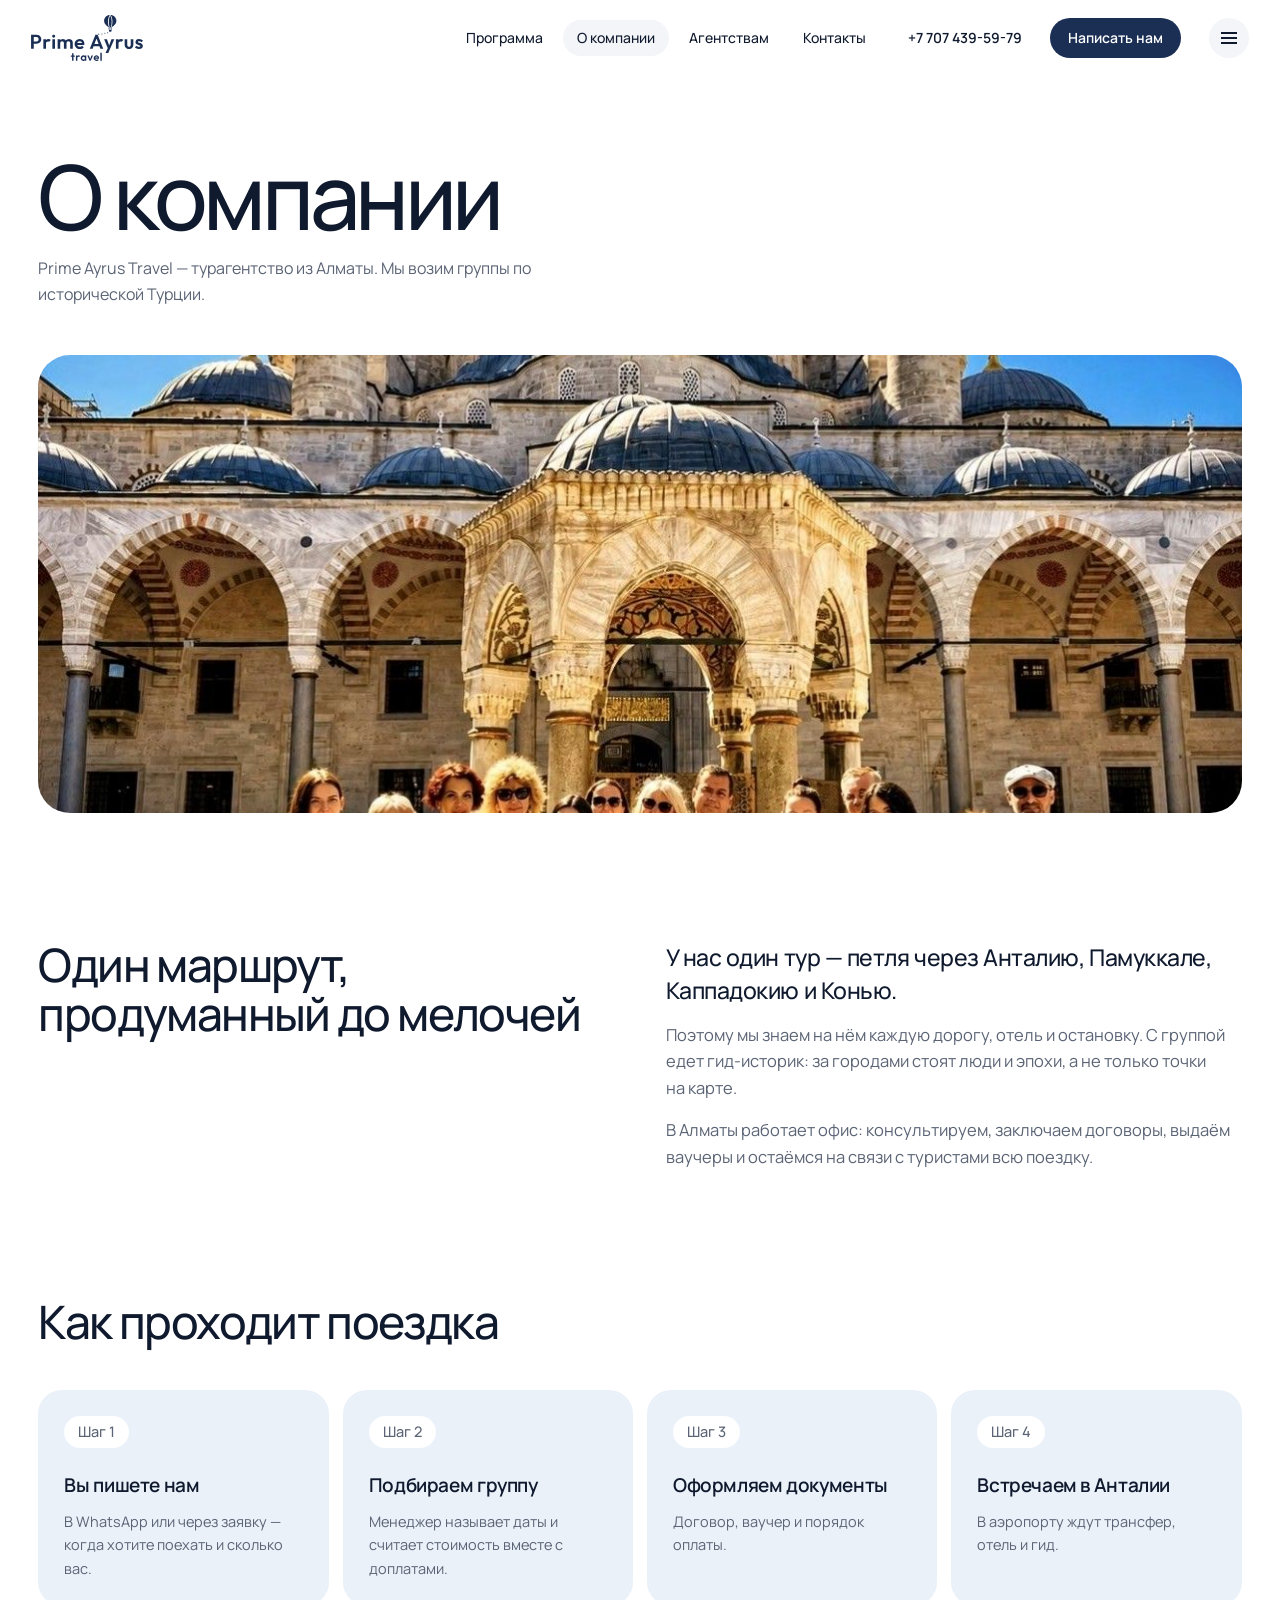
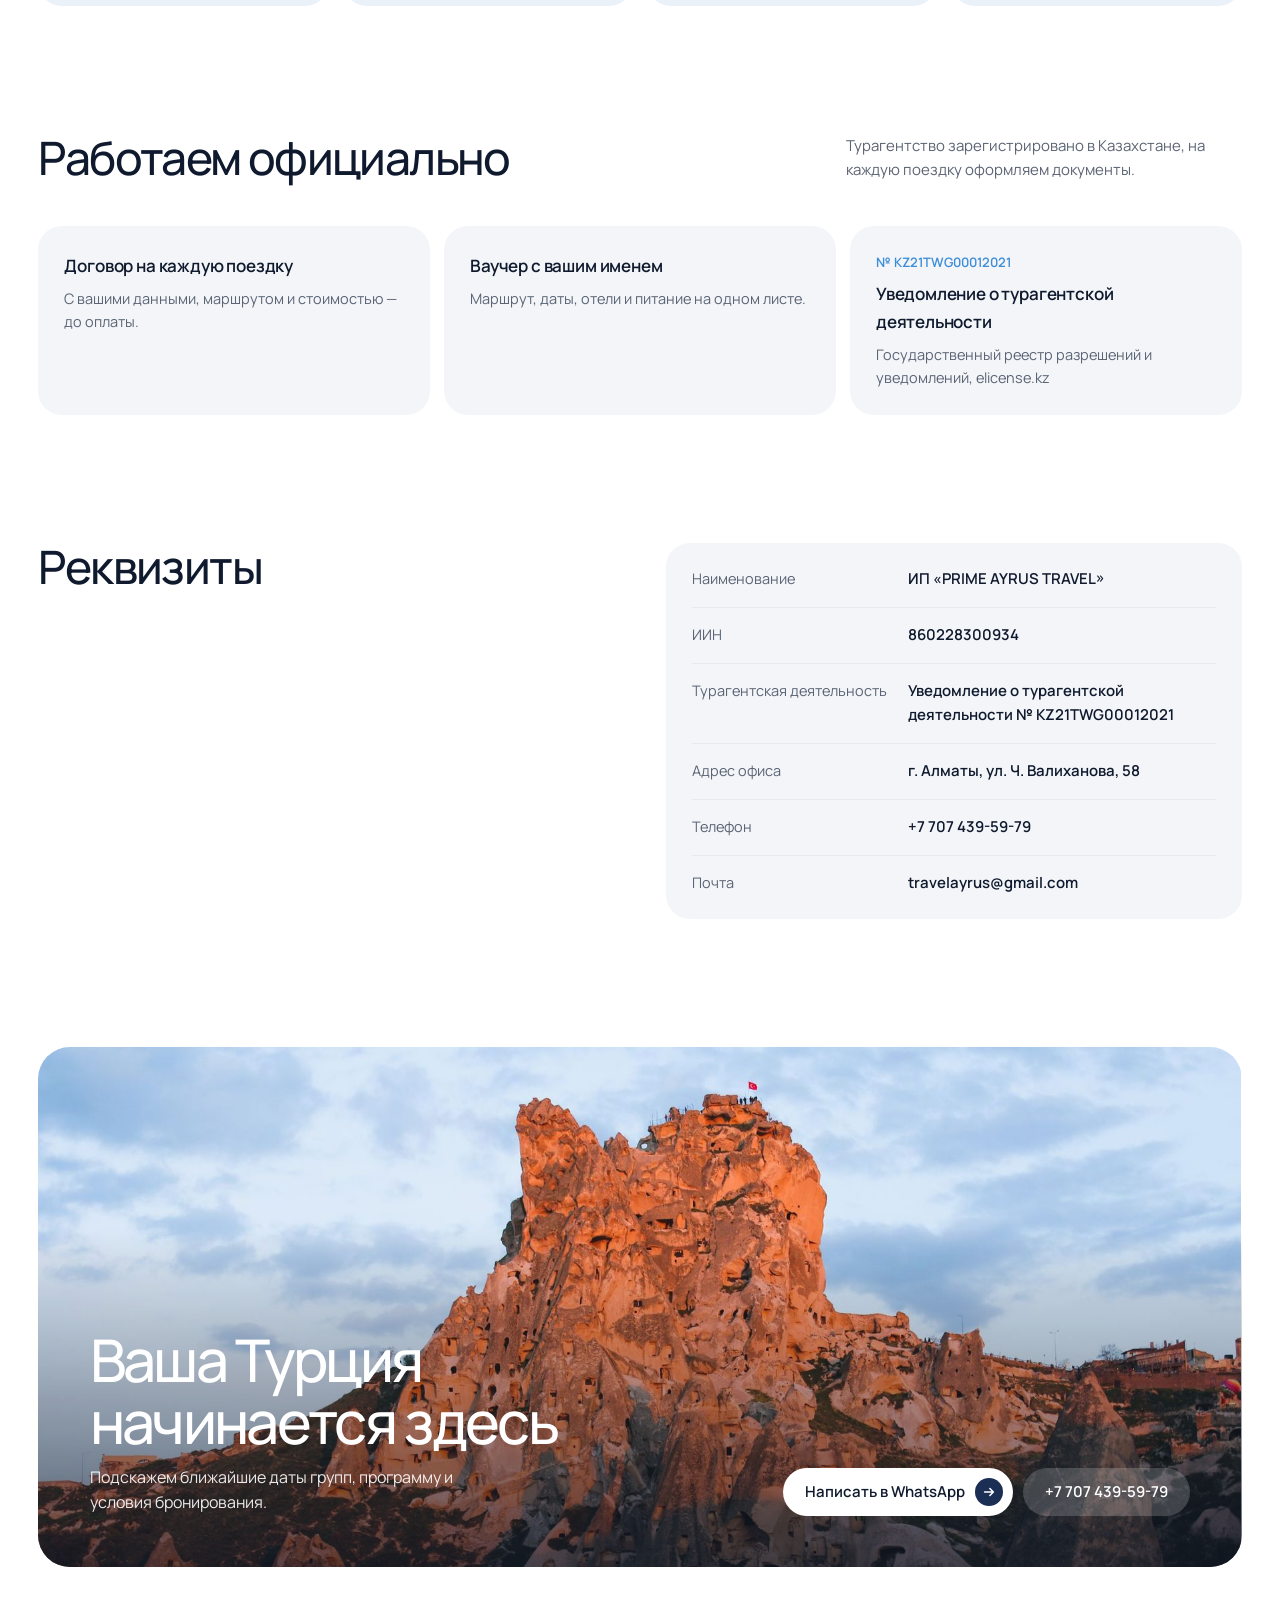
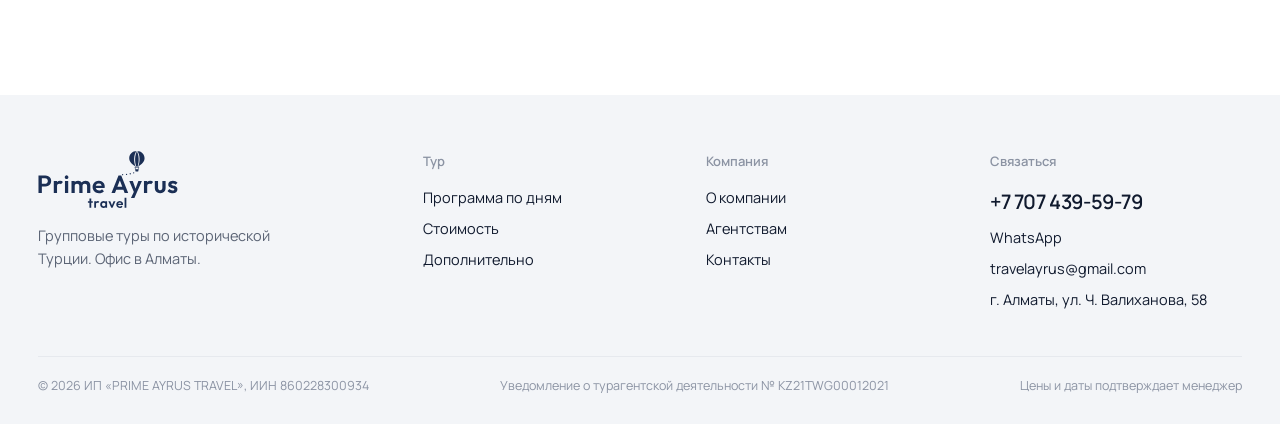
<file: about.html>
<!doctype html>
<html lang="ru">
<head>
<meta charset="utf-8">
<meta name="viewport" content="width=device-width, initial-scale=1">
<title>О компании — Prime Ayrus Travel</title>
<meta name="description" content="Prime Ayrus Travel — турагентство из Алматы: групповые туры по исторической Турции, договор и ваучер на каждую поездку, уведомление № KZ21TWG00012021.">
<meta property="og:title" content="О компании — Prime Ayrus Travel">
<meta property="og:description" content="Prime Ayrus Travel — турагентство из Алматы: групповые туры по исторической Турции, договор и ваучер на каждую поездку, уведомление № KZ21TWG00012021.">
<meta property="og:image" content="images/hero-poster.jpg">
<meta name="theme-color" content="#FFFFFF">
<link rel="icon" href="brand/favicon.svg" type="image/svg+xml">
<link rel="icon" href="brand/favicon.ico" sizes="any">
<link rel="apple-touch-icon" href="brand/apple-touch-icon.png">
<link rel="preconnect" href="https://fonts.googleapis.com">
<link rel="preconnect" href="https://fonts.gstatic.com" crossorigin>
<link href="https://fonts.googleapis.com/css2?family=Manrope:wght@400;500;600;700&display=swap" rel="stylesheet">
<link rel="stylesheet" href="assets/site.css">
</head>
<body>
<header class="topbar"><nav class="nav" aria-label="Основное меню">
  <a class="nav__logo" href="index.html" aria-label="Prime Ayrus Travel — главная"><img src="brand/logo.svg" width="112" height="46" alt="Prime Ayrus Travel"></a>
  <div class="nav__links"><a href="tour.html">Программа</a><a href="about.html" aria-current="page">О компании</a><a href="agents.html">Агентствам</a><a href="contacts.html">Контакты</a></div>
  <a class="nav__tel" href="tel:+77074395979">+7 707 439-59-79</a>
  <a class="btn" href="https://wa.me/77074395979?text=%D0%97%D0%B4%D1%80%D0%B0%D0%B2%D1%81%D1%82%D0%B2%D1%83%D0%B9%D1%82%D0%B5%21%20%D0%A5%D0%BE%D1%87%D1%83%20%D1%83%D0%B7%D0%BD%D0%B0%D1%82%D1%8C%20%D0%BE%20%D1%82%D1%83%D1%80%D0%B5%20%D0%BF%D0%BE%20%D0%A2%D1%83%D1%80%D1%86%D0%B8%D0%B8." target="_blank" rel="noopener">Написать нам</a>
  <button class="burger" type="button" aria-label="Открыть меню"><span></span></button>
</nav></header>
<main>
<section class="wrap phead rv"><h1>О компании</h1><p class="sub">Prime Ayrus Travel — турагентство из Алматы. Мы возим группы по исторической Турции.</p></section>
<div class="wrap"><div class="pcover rv"><img src="images/collage-2.jpg" alt="Группа Prime Ayrus Travel у исторической мечети"></div></div>
<section class="sec wrap"><div class="cols2">
  <h2 class="h2 rv">Один маршрут, продуманный до&nbsp;мелочей</h2>
  <div class="prose rv" style="--d:.08s">
    <p class="big">У нас один тур — петля через Анталию, Памуккале, Каппадокию и Конью.</p>
    <p>Поэтому мы знаем на нём каждую дорогу, отель и остановку. С группой едет гид-историк: за городами стоят люди и эпохи, а не только точки на карте.</p>
    <p>В Алматы работает офис: консультируем, заключаем договоры, выдаём ваучеры и остаёмся на связи с туристами всю поездку.</p>
  </div>
</div></section>
<section class="sec wrap"><div class="shead rv"><h2 class="h2">Как проходит поездка</h2></div><ol class="steps"><li class="rv" style="--d:0.00s"><span class="pill">Шаг 1</span><b>Вы пишете нам</b><span>В WhatsApp или через заявку — когда хотите поехать и сколько вас.</span></li><li class="rv" style="--d:0.08s"><span class="pill">Шаг 2</span><b>Подбираем группу</b><span>Менеджер называет даты и считает стоимость вместе с доплатами.</span></li><li class="rv" style="--d:0.16s"><span class="pill">Шаг 3</span><b>Оформляем документы</b><span>Договор, ваучер и порядок оплаты.</span></li><li class="rv" style="--d:0.24s"><span class="pill">Шаг 4</span><b>Встречаем в Анталии</b><span>В аэропорту ждут трансфер, отель и гид.</span></li></ol></section>
<section class="sec wrap">
  <div class="shead rv"><h2 class="h2">Работаем официально</h2><p class="sub">Турагентство зарегистрировано в Казахстане, на каждую поездку оформляем документы.</p></div>
  <div class="trust">
    <div class="rv"><b>Договор на каждую поездку</b><span>С вашими данными, маршрутом и стоимостью — до оплаты.</span></div>
    <div class="rv" style="--d:.08s"><b>Ваучер с вашим именем</b><span>Маршрут, даты, отели и питание на одном листе.</span></div>
    <div class="rv" style="--d:.16s"><span class="num">№ KZ21TWG00012021</span><b>Уведомление о турагентской деятельности</b><span>Государственный реестр разрешений и уведомлений, elicense.kz</span></div>
  </div>
</section>
<section class="sec wrap"><div class="cols2">
  <h2 class="h2 rv">Реквизиты</h2>
  <dl class="kv rv">
    <div><dt>Наименование</dt><dd>ИП «PRIME AYRUS TRAVEL»</dd></div>
    <div><dt>ИИН</dt><dd>860228300934</dd></div>
    <div><dt>Турагентская деятельность</dt><dd>Уведомление о турагентской деятельности №&nbsp;KZ21TWG00012021</dd></div>
    <div><dt>Адрес офиса</dt><dd>г. Алматы, ул. Ч. Валиханова, 58</dd></div>
    <div><dt>Телефон</dt><dd><a href="tel:+77074395979">+7 707 439-59-79</a></dd></div>
    <div><dt>Почта</dt><dd><a href="mailto:travelayrus@gmail.com">travelayrus@gmail.com</a></dd></div>
  </dl>
</div></section>
<section class="sec wrap">
  <div class="final rv">
    <img src="images/px-uchisar-sunset.jpg" alt="Крепость Учхисар на закате" loading="lazy" data-par="-.12">
    <div class="final__in">
      <div><h2>Ваша Турция начинается здесь</h2><p>Подскажем ближайшие даты групп, программу и условия бронирования.</p></div>
      <div class="final__acts"><a class="btn btn--white" href="https://wa.me/77074395979?text=%D0%97%D0%B4%D1%80%D0%B0%D0%B2%D1%81%D1%82%D0%B2%D1%83%D0%B9%D1%82%D0%B5%21%20%D0%9F%D0%BE%D0%B4%D1%81%D0%BA%D0%B0%D0%B6%D0%B8%D1%82%D0%B5%2C%20%D0%BF%D0%BE%D0%B6%D0%B0%D0%BB%D1%83%D0%B9%D1%81%D1%82%D0%B0%2C%20%D0%B1%D0%BB%D0%B8%D0%B6%D0%B0%D0%B9%D1%88%D0%B8%D0%B5%20%D0%B4%D0%B0%D1%82%D1%8B%20%D1%82%D1%83%D1%80%D0%B0%20%D0%BF%D0%BE%20%D0%A2%D1%83%D1%80%D1%86%D0%B8%D0%B8." target="_blank" rel="noopener">Написать в WhatsApp <span class="ic"><svg viewBox="0 0 16 16" fill="none" stroke="currentColor" stroke-width="1.8" stroke-linecap="round" stroke-linejoin="round" aria-hidden="true"><path d="M3 8h10M9 4l4 4-4 4"/></svg></span></a>
        <a class="btn" style="background:rgba(255,255,255,.18)" href="tel:+77074395979">+7 707 439-59-79</a></div>
    </div>
  </div>
</section>
</main>
<footer class="foot">
  <div class="wrap">
    <div class="foot__top">
      <div><img class="foot__logo" src="brand/logo.svg" width="140" height="57" alt="Prime Ayrus Travel"><p class="foot__about">Групповые туры по исторической Турции. Офис в Алматы.</p></div>
      <div><h4>Тур</h4><ul><li><a href="tour.html">Программа по дням</a></li><li><a href="tour.html#price">Стоимость</a></li><li><a href="tour.html#extras">Дополнительно</a></li></ul></div>
      <div><h4>Компания</h4><ul><li><a href="about.html">О компании</a></li><li><a href="agents.html">Агентствам</a></li><li><a href="contacts.html">Контакты</a></li></ul></div>
      <div><h4>Связаться</h4><ul><li><a class="foot__tel" href="tel:+77074395979">+7 707 439-59-79</a></li><li><a href="https://wa.me/77074395979?text=%D0%97%D0%B4%D1%80%D0%B0%D0%B2%D1%81%D1%82%D0%B2%D1%83%D0%B9%D1%82%D0%B5%21%20%D0%A5%D0%BE%D1%87%D1%83%20%D1%83%D0%B7%D0%BD%D0%B0%D1%82%D1%8C%20%D0%BE%20%D1%82%D1%83%D1%80%D0%B5%20%D0%BF%D0%BE%20%D0%A2%D1%83%D1%80%D1%86%D0%B8%D0%B8." target="_blank" rel="noopener">WhatsApp</a></li><li><a href="mailto:travelayrus@gmail.com">travelayrus@gmail.com</a></li><li>г. Алматы, ул. Ч. Валиханова, 58</li></ul></div>
    </div>
    <div class="foot__bot"><span>© 2026 ИП «PRIME AYRUS TRAVEL», ИИН 860228300934</span><span>Уведомление о турагентской деятельности №&nbsp;KZ21TWG00012021</span><span>Цены и даты подтверждает менеджер</span></div>
  </div>
</footer>
<div class="menu" role="dialog" aria-modal="true" aria-label="Меню">
  <div class="menu__top"><img src="brand/logo.svg" width="112" height="46" alt="Prime Ayrus Travel"><button class="menu__close" type="button" aria-label="Закрыть меню">×</button></div>
  <div class="menu__mid">
    <div class="menu__side menu__side--l" aria-hidden="true"><div class="menu__strip"><img src="images/px-kaleici-harbour.jpg" alt="" loading="lazy"><img src="images/px-pamukkale-pools.jpg" alt="" loading="lazy"><img src="images/gallery10.jpg" alt="" loading="lazy"><img src="images/px-fairy-chimneys.jpg" alt="" loading="lazy"><img src="images/px-kaleici-harbour.jpg" alt="" loading="lazy"><img src="images/px-pamukkale-pools.jpg" alt="" loading="lazy"><img src="images/gallery10.jpg" alt="" loading="lazy"><img src="images/px-fairy-chimneys.jpg" alt="" loading="lazy"></div></div>
    <div class="menu__links"><a href="index.html">Главная</a><a href="tour.html">Программа</a><a href="about.html">О компании</a><a href="agents.html">Агентствам</a><a href="contacts.html">Контакты</a><a href="tour.html#price">Стоимость</a></div>
    <div class="menu__side menu__side--r" aria-hidden="true"><div class="menu__strip menu__strip--r"><img src="images/px-balloons-sunset.jpg" alt="" loading="lazy"><img src="images/px-hierapolis-theatre.jpg" alt="" loading="lazy"><img src="images/px-uchisar-sunset.jpg" alt="" loading="lazy"><img src="images/px-mevlana.jpg" alt="" loading="lazy"><img src="images/px-balloons-sunset.jpg" alt="" loading="lazy"><img src="images/px-hierapolis-theatre.jpg" alt="" loading="lazy"><img src="images/px-uchisar-sunset.jpg" alt="" loading="lazy"><img src="images/px-mevlana.jpg" alt="" loading="lazy"></div></div>
  </div>
  <div class="menu__bot"><a href="tel:+77074395979">+7 707 439-59-79</a><a href="https://wa.me/77074395979?text=%D0%97%D0%B4%D1%80%D0%B0%D0%B2%D1%81%D1%82%D0%B2%D1%83%D0%B9%D1%82%D0%B5%21%20%D0%A5%D0%BE%D1%87%D1%83%20%D1%83%D0%B7%D0%BD%D0%B0%D1%82%D1%8C%20%D0%BE%20%D1%82%D1%83%D1%80%D0%B5%20%D0%BF%D0%BE%20%D0%A2%D1%83%D1%80%D1%86%D0%B8%D0%B8." target="_blank" rel="noopener">WhatsApp</a><a href="mailto:travelayrus@gmail.com">travelayrus@gmail.com</a></div>
</div>
<script src="assets/anime.min.js" defer></script>
<script src="assets/app.js" defer></script>
</body>
</html>
</file>
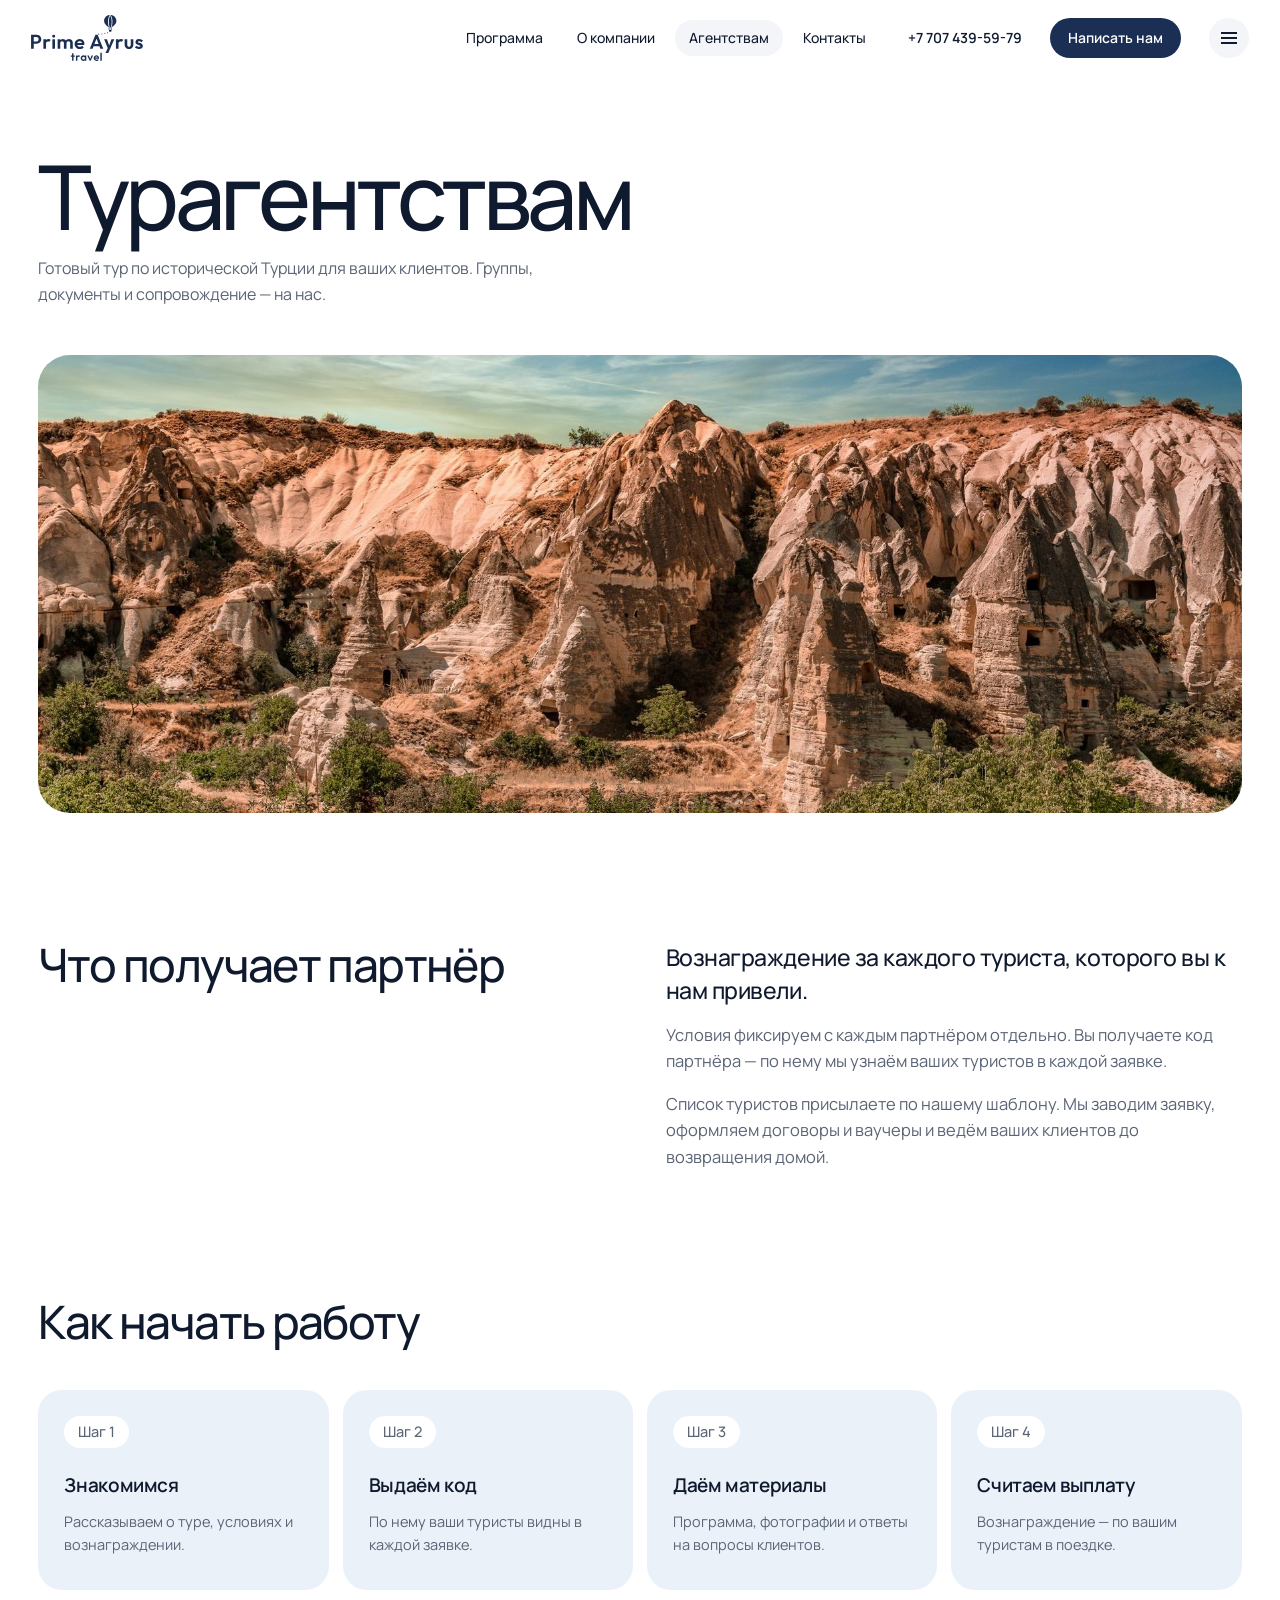
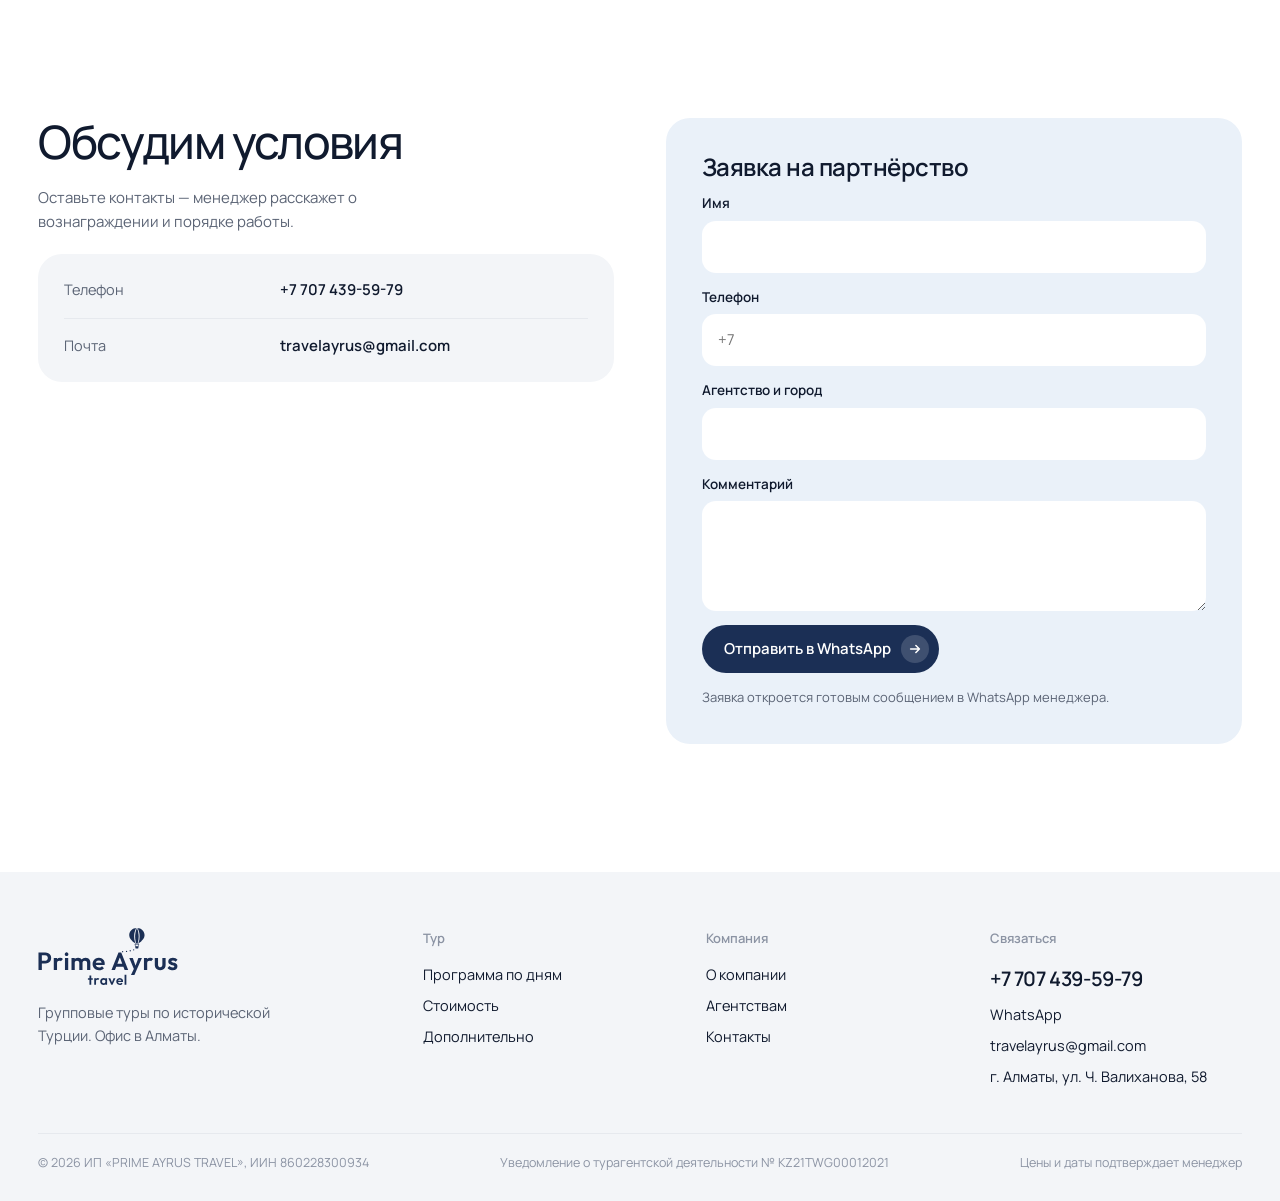
<file: agents.html>
<!doctype html>
<html lang="ru">
<head>
<meta charset="utf-8">
<meta name="viewport" content="width=device-width, initial-scale=1">
<title>Турагентствам — Prime Ayrus Travel</title>
<meta name="description" content="Партнёрство с Prime Ayrus Travel для турагентств и агентов: готовый тур по Турции, код партнёра, сопровождение, вознаграждение за каждого туриста.">
<meta property="og:title" content="Турагентствам — Prime Ayrus Travel">
<meta property="og:description" content="Партнёрство с Prime Ayrus Travel для турагентств и агентов: готовый тур по Турции, код партнёра, сопровождение, вознаграждение за каждого туриста.">
<meta property="og:image" content="images/hero-poster.jpg">
<meta name="theme-color" content="#FFFFFF">
<link rel="icon" href="brand/favicon.svg" type="image/svg+xml">
<link rel="icon" href="brand/favicon.ico" sizes="any">
<link rel="apple-touch-icon" href="brand/apple-touch-icon.png">
<link rel="preconnect" href="https://fonts.googleapis.com">
<link rel="preconnect" href="https://fonts.gstatic.com" crossorigin>
<link href="https://fonts.googleapis.com/css2?family=Manrope:wght@400;500;600;700&display=swap" rel="stylesheet">
<link rel="stylesheet" href="assets/site.css">
</head>
<body>
<header class="topbar"><nav class="nav" aria-label="Основное меню">
  <a class="nav__logo" href="index.html" aria-label="Prime Ayrus Travel — главная"><img src="brand/logo.svg" width="112" height="46" alt="Prime Ayrus Travel"></a>
  <div class="nav__links"><a href="tour.html">Программа</a><a href="about.html">О компании</a><a href="agents.html" aria-current="page">Агентствам</a><a href="contacts.html">Контакты</a></div>
  <a class="nav__tel" href="tel:+77074395979">+7 707 439-59-79</a>
  <a class="btn" href="https://wa.me/77074395979?text=%D0%97%D0%B4%D1%80%D0%B0%D0%B2%D1%81%D1%82%D0%B2%D1%83%D0%B9%D1%82%D0%B5%21%20%D0%A5%D0%BE%D1%87%D1%83%20%D1%83%D0%B7%D0%BD%D0%B0%D1%82%D1%8C%20%D0%BE%20%D1%82%D1%83%D1%80%D0%B5%20%D0%BF%D0%BE%20%D0%A2%D1%83%D1%80%D1%86%D0%B8%D0%B8." target="_blank" rel="noopener">Написать нам</a>
  <button class="burger" type="button" aria-label="Открыть меню"><span></span></button>
</nav></header>
<main>
<section class="wrap phead rv"><h1>Турагентствам</h1><p class="sub">Готовый тур по исторической Турции для ваших клиентов. Группы, документы и сопровождение — на нас.</p></section>
<div class="wrap"><div class="pcover rv"><img src="images/px-rose-valley.jpg" alt="Долины Каппадокии"></div></div>
<section class="sec wrap"><div class="cols2">
  <h2 class="h2 rv">Что получает партнёр</h2>
  <div class="prose rv" style="--d:.08s">
    <p class="big">Вознаграждение за каждого туриста, которого вы к нам привели.</p>
    <p>Условия фиксируем с каждым партнёром отдельно. Вы получаете код партнёра — по нему мы узнаём ваших туристов в каждой заявке.</p>
    <p>Список туристов присылаете по нашему шаблону. Мы заводим заявку, оформляем договоры и ваучеры и ведём ваших клиентов до возвращения домой.</p>
  </div>
</div></section>
<section class="sec wrap"><div class="shead rv"><h2 class="h2">Как начать работу</h2></div><ol class="steps"><li class="rv" style="--d:0.00s"><span class="pill">Шаг 1</span><b>Знакомимся</b><span>Рассказываем о туре, условиях и вознаграждении.</span></li><li class="rv" style="--d:0.08s"><span class="pill">Шаг 2</span><b>Выдаём код</b><span>По нему ваши туристы видны в каждой заявке.</span></li><li class="rv" style="--d:0.16s"><span class="pill">Шаг 3</span><b>Даём материалы</b><span>Программа, фотографии и ответы на вопросы клиентов.</span></li><li class="rv" style="--d:0.24s"><span class="pill">Шаг 4</span><b>Считаем выплату</b><span>Вознаграждение — по вашим туристам в поездке.</span></li></ol></section>
<section class="sec wrap"><div class="cols2">
  <div style="display:grid;gap:20px" class="rv"><h2 class="h2">Обсудим условия</h2><p class="sub">Оставьте контакты — менеджер расскажет о вознаграждении и порядке работы.</p>
    <dl class="kv"><div><dt>Телефон</dt><dd><a href="tel:+77074395979">+7 707 439-59-79</a></dd></div><div><dt>Почта</dt><dd><a href="mailto:travelayrus@gmail.com">travelayrus@gmail.com</a></dd></div></dl></div>
  <form class="form rv" style="--d:.08s" data-wa="Здравствуйте! Хотим стать партнёром Prime Ayrus Travel.">
      <h3>Заявка на партнёрство</h3>
      <div class="field"><label for="f-name">Имя</label><input id="f-name" name="name" required autocomplete="name"></div>
      <div class="field"><label for="f-phone">Телефон</label><input id="f-phone" name="phone" type="tel" required autocomplete="tel" placeholder="+7"></div>
      <div class="field"><label for="f-topic">Агентство и город</label><input id="f-topic" name="topic"></div>
      <div class="field"><label for="f-msg">Комментарий</label><textarea id="f-msg" name="message"></textarea></div>
      <button class="btn" type="submit">Отправить в WhatsApp <span class="ic"><svg viewBox="0 0 16 16" fill="none" stroke="currentColor" stroke-width="1.8" stroke-linecap="round" stroke-linejoin="round" aria-hidden="true"><path d="M3 8h10M9 4l4 4-4 4"/></svg></span></button>
      <small>Заявка откроется готовым сообщением в WhatsApp менеджера.</small>
    </form>
</div></section>
</main>
<footer class="foot">
  <div class="wrap">
    <div class="foot__top">
      <div><img class="foot__logo" src="brand/logo.svg" width="140" height="57" alt="Prime Ayrus Travel"><p class="foot__about">Групповые туры по исторической Турции. Офис в Алматы.</p></div>
      <div><h4>Тур</h4><ul><li><a href="tour.html">Программа по дням</a></li><li><a href="tour.html#price">Стоимость</a></li><li><a href="tour.html#extras">Дополнительно</a></li></ul></div>
      <div><h4>Компания</h4><ul><li><a href="about.html">О компании</a></li><li><a href="agents.html">Агентствам</a></li><li><a href="contacts.html">Контакты</a></li></ul></div>
      <div><h4>Связаться</h4><ul><li><a class="foot__tel" href="tel:+77074395979">+7 707 439-59-79</a></li><li><a href="https://wa.me/77074395979?text=%D0%97%D0%B4%D1%80%D0%B0%D0%B2%D1%81%D1%82%D0%B2%D1%83%D0%B9%D1%82%D0%B5%21%20%D0%A5%D0%BE%D1%87%D1%83%20%D1%83%D0%B7%D0%BD%D0%B0%D1%82%D1%8C%20%D0%BE%20%D1%82%D1%83%D1%80%D0%B5%20%D0%BF%D0%BE%20%D0%A2%D1%83%D1%80%D1%86%D0%B8%D0%B8." target="_blank" rel="noopener">WhatsApp</a></li><li><a href="mailto:travelayrus@gmail.com">travelayrus@gmail.com</a></li><li>г. Алматы, ул. Ч. Валиханова, 58</li></ul></div>
    </div>
    <div class="foot__bot"><span>© 2026 ИП «PRIME AYRUS TRAVEL», ИИН 860228300934</span><span>Уведомление о турагентской деятельности №&nbsp;KZ21TWG00012021</span><span>Цены и даты подтверждает менеджер</span></div>
  </div>
</footer>
<div class="menu" role="dialog" aria-modal="true" aria-label="Меню">
  <div class="menu__top"><img src="brand/logo.svg" width="112" height="46" alt="Prime Ayrus Travel"><button class="menu__close" type="button" aria-label="Закрыть меню">×</button></div>
  <div class="menu__mid">
    <div class="menu__side menu__side--l" aria-hidden="true"><div class="menu__strip"><img src="images/px-kaleici-harbour.jpg" alt="" loading="lazy"><img src="images/px-pamukkale-pools.jpg" alt="" loading="lazy"><img src="images/gallery10.jpg" alt="" loading="lazy"><img src="images/px-fairy-chimneys.jpg" alt="" loading="lazy"><img src="images/px-kaleici-harbour.jpg" alt="" loading="lazy"><img src="images/px-pamukkale-pools.jpg" alt="" loading="lazy"><img src="images/gallery10.jpg" alt="" loading="lazy"><img src="images/px-fairy-chimneys.jpg" alt="" loading="lazy"></div></div>
    <div class="menu__links"><a href="index.html">Главная</a><a href="tour.html">Программа</a><a href="about.html">О компании</a><a href="agents.html">Агентствам</a><a href="contacts.html">Контакты</a><a href="tour.html#price">Стоимость</a></div>
    <div class="menu__side menu__side--r" aria-hidden="true"><div class="menu__strip menu__strip--r"><img src="images/px-balloons-sunset.jpg" alt="" loading="lazy"><img src="images/px-hierapolis-theatre.jpg" alt="" loading="lazy"><img src="images/px-uchisar-sunset.jpg" alt="" loading="lazy"><img src="images/px-mevlana.jpg" alt="" loading="lazy"><img src="images/px-balloons-sunset.jpg" alt="" loading="lazy"><img src="images/px-hierapolis-theatre.jpg" alt="" loading="lazy"><img src="images/px-uchisar-sunset.jpg" alt="" loading="lazy"><img src="images/px-mevlana.jpg" alt="" loading="lazy"></div></div>
  </div>
  <div class="menu__bot"><a href="tel:+77074395979">+7 707 439-59-79</a><a href="https://wa.me/77074395979?text=%D0%97%D0%B4%D1%80%D0%B0%D0%B2%D1%81%D1%82%D0%B2%D1%83%D0%B9%D1%82%D0%B5%21%20%D0%A5%D0%BE%D1%87%D1%83%20%D1%83%D0%B7%D0%BD%D0%B0%D1%82%D1%8C%20%D0%BE%20%D1%82%D1%83%D1%80%D0%B5%20%D0%BF%D0%BE%20%D0%A2%D1%83%D1%80%D1%86%D0%B8%D0%B8." target="_blank" rel="noopener">WhatsApp</a><a href="mailto:travelayrus@gmail.com">travelayrus@gmail.com</a></div>
</div>
<script src="assets/anime.min.js" defer></script>
<script src="assets/app.js" defer></script>
</body>
</html>
</file>
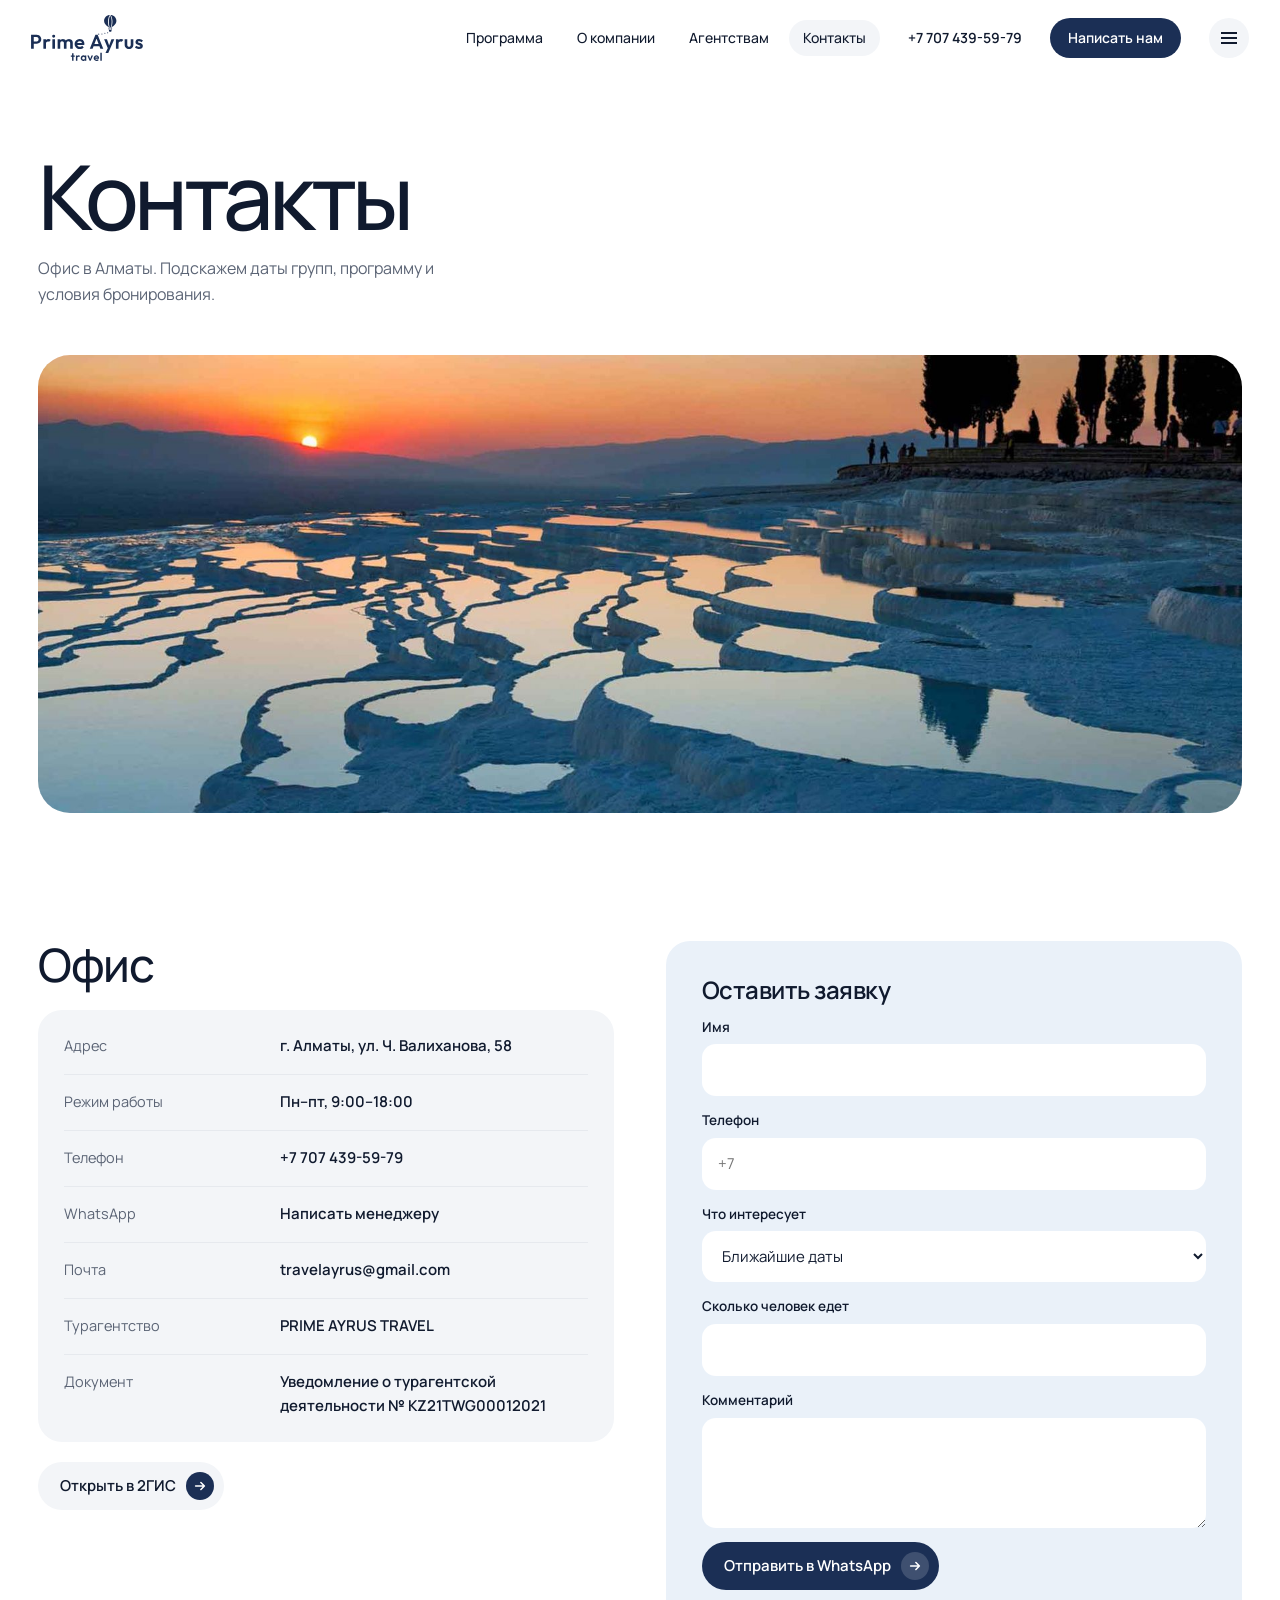
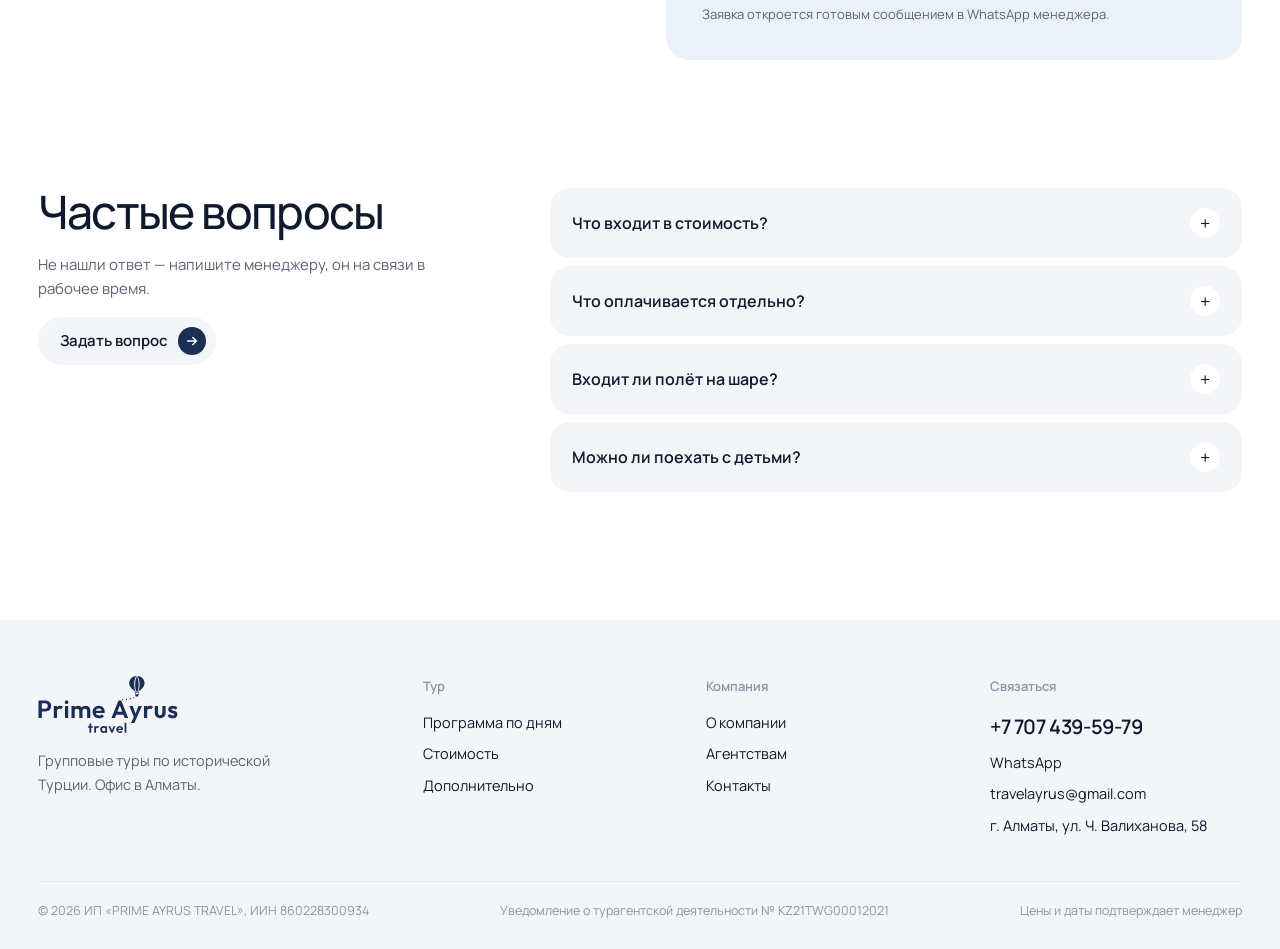
<file: contacts.html>
<!doctype html>
<html lang="ru">
<head>
<meta charset="utf-8">
<meta name="viewport" content="width=device-width, initial-scale=1">
<title>Контакты — Prime Ayrus Travel</title>
<meta name="description" content="Prime Ayrus Travel: г. Алматы, ул. Ч. Валиханова, 58. Телефон +7 707 439-59-79, WhatsApp, travelayrus@gmail.com.">
<meta property="og:title" content="Контакты — Prime Ayrus Travel">
<meta property="og:description" content="Prime Ayrus Travel: г. Алматы, ул. Ч. Валиханова, 58. Телефон +7 707 439-59-79, WhatsApp, travelayrus@gmail.com.">
<meta property="og:image" content="images/hero-poster.jpg">
<meta name="theme-color" content="#FFFFFF">
<link rel="icon" href="brand/favicon.svg" type="image/svg+xml">
<link rel="icon" href="brand/favicon.ico" sizes="any">
<link rel="apple-touch-icon" href="brand/apple-touch-icon.png">
<link rel="preconnect" href="https://fonts.googleapis.com">
<link rel="preconnect" href="https://fonts.gstatic.com" crossorigin>
<link href="https://fonts.googleapis.com/css2?family=Manrope:wght@400;500;600;700&display=swap" rel="stylesheet">
<link rel="stylesheet" href="assets/site.css">
</head>
<body>
<header class="topbar"><nav class="nav" aria-label="Основное меню">
  <a class="nav__logo" href="index.html" aria-label="Prime Ayrus Travel — главная"><img src="brand/logo.svg" width="112" height="46" alt="Prime Ayrus Travel"></a>
  <div class="nav__links"><a href="tour.html">Программа</a><a href="about.html">О компании</a><a href="agents.html">Агентствам</a><a href="contacts.html" aria-current="page">Контакты</a></div>
  <a class="nav__tel" href="tel:+77074395979">+7 707 439-59-79</a>
  <a class="btn" href="https://wa.me/77074395979?text=%D0%97%D0%B4%D1%80%D0%B0%D0%B2%D1%81%D1%82%D0%B2%D1%83%D0%B9%D1%82%D0%B5%21%20%D0%A5%D0%BE%D1%87%D1%83%20%D1%83%D0%B7%D0%BD%D0%B0%D1%82%D1%8C%20%D0%BE%20%D1%82%D1%83%D1%80%D0%B5%20%D0%BF%D0%BE%20%D0%A2%D1%83%D1%80%D1%86%D0%B8%D0%B8." target="_blank" rel="noopener">Написать нам</a>
  <button class="burger" type="button" aria-label="Открыть меню"><span></span></button>
</nav></header>
<main>
<section class="wrap phead rv"><h1>Контакты</h1><p class="sub">Офис в Алматы. Подскажем даты групп, программу и условия бронирования.</p></section>
<div class="wrap"><div class="pcover rv"><img src="images/day3.jpg" alt="Террасы Памуккале на закате"></div></div>
<section class="sec wrap"><div class="cols2">
  <div style="display:grid;gap:20px" class="rv"><h2 class="h2">Офис</h2>
    <dl class="kv">
      <div><dt>Адрес</dt><dd>г. Алматы, ул. Ч. Валиханова, 58</dd></div>
      <div><dt>Режим работы</dt><dd>Пн–пт, 9:00–18:00</dd></div>
      <div><dt>Телефон</dt><dd><a href="tel:+77074395979">+7 707 439-59-79</a></dd></div>
      <div><dt>WhatsApp</dt><dd><a href="https://wa.me/77074395979?text=%D0%97%D0%B4%D1%80%D0%B0%D0%B2%D1%81%D1%82%D0%B2%D1%83%D0%B9%D1%82%D0%B5%21%20%D0%A5%D0%BE%D1%87%D1%83%20%D1%83%D0%B7%D0%BD%D0%B0%D1%82%D1%8C%20%D0%BE%20%D1%82%D1%83%D1%80%D0%B5%20%D0%BF%D0%BE%20%D0%A2%D1%83%D1%80%D1%86%D0%B8%D0%B8." target="_blank" rel="noopener">Написать менеджеру</a></dd></div>
      <div><dt>Почта</dt><dd><a href="mailto:travelayrus@gmail.com">travelayrus@gmail.com</a></dd></div>
      
      <div><dt>Турагентство</dt><dd>PRIME AYRUS TRAVEL</dd></div>
      <div><dt>Документ</dt><dd>Уведомление о турагентской деятельности №&nbsp;KZ21TWG00012021</dd></div>
    </dl>
    <a class="btn btn--soft" style="justify-self:start" href="https://2gis.kz/almaty/search/%D0%92%D0%B0%D0%BB%D0%B8%D1%85%D0%B0%D0%BD%D0%BE%D0%B2%D0%B0%2058" target="_blank" rel="noopener">Открыть в 2ГИС <span class="ic"><svg viewBox="0 0 16 16" fill="none" stroke="currentColor" stroke-width="1.8" stroke-linecap="round" stroke-linejoin="round" aria-hidden="true"><path d="M3 8h10M9 4l4 4-4 4"/></svg></span></a></div>
  <form class="form rv" style="--d:.08s" data-wa="Здравствуйте! Заявка с сайта Prime Ayrus Travel.">
      <h3>Оставить заявку</h3>
      <div class="field"><label for="f-name">Имя</label><input id="f-name" name="name" required autocomplete="name"></div>
      <div class="field"><label for="f-phone">Телефон</label><input id="f-phone" name="phone" type="tel" required autocomplete="tel" placeholder="+7"></div>
      <div class="field"><label for="f-topic">Что интересует</label><select id="f-topic" name="topic"><option>Ближайшие даты</option><option>Стоимость и доплаты</option><option>Поездка группой</option><option>Сотрудничество</option><option>Другое</option></select></div><div class="field"><label for="f-people">Сколько человек едет</label><input id="f-people" name="people" inputmode="numeric"></div>
      <div class="field"><label for="f-msg">Комментарий</label><textarea id="f-msg" name="message"></textarea></div>
      <button class="btn" type="submit">Отправить в WhatsApp <span class="ic"><svg viewBox="0 0 16 16" fill="none" stroke="currentColor" stroke-width="1.8" stroke-linecap="round" stroke-linejoin="round" aria-hidden="true"><path d="M3 8h10M9 4l4 4-4 4"/></svg></span></button>
      <small>Заявка откроется готовым сообщением в WhatsApp менеджера.</small>
    </form>
</div></section>
<section class="sec wrap" id="faq">
  <div class="faq">
    <div class="rv" style="display:grid;gap:16px"><h2 class="h2">Частые вопросы</h2><p class="sub">Не нашли ответ — напишите менеджеру, он на связи в рабочее время.</p>
      <a class="btn btn--soft" style="justify-self:start" href="https://wa.me/77074395979?text=%D0%97%D0%B4%D1%80%D0%B0%D0%B2%D1%81%D1%82%D0%B2%D1%83%D0%B9%D1%82%D0%B5%21%20%D0%A3%20%D0%BC%D0%B5%D0%BD%D1%8F%20%D0%B2%D0%BE%D0%BF%D1%80%D0%BE%D1%81%20%D0%BE%20%D1%82%D1%83%D1%80%D0%B5%20%D0%BF%D0%BE%20%D0%A2%D1%83%D1%80%D1%86%D0%B8%D0%B8." target="_blank" rel="noopener">Задать вопрос <span class="ic"><svg viewBox="0 0 16 16" fill="none" stroke="currentColor" stroke-width="1.8" stroke-linecap="round" stroke-linejoin="round" aria-hidden="true"><path d="M3 8h10M9 4l4 4-4 4"/></svg></span></a></div>
    <div class="faq__list"><details class="rv"><summary>Что входит в стоимость?</summary><p>Шесть ночей в отелях 4–5★, завтраки и ужины, трансферы и транспорт между городами, обзорные экскурсии в четырёх городах, гид-историк, медицинская страховка и термальный бассейн отеля в Памуккале.</p></details><details class="rv"><summary>Что оплачивается отдельно?</summary><p>Международные авиабилеты, обеды, входные билеты в музеи и на исторические объекты, дополнительные экскурсии и развлечения.</p></details><details class="rv"><summary>Входит ли полёт на шаре?</summary><p>Нет, это дополнительная услуга. Полёт бывает только при подходящей погоде, цену на ваши даты назовёт менеджер.</p></details><details class="rv"><summary>Можно ли поехать с детьми?</summary><p>Да, в том числе с детьми до пяти лет — условия уточняйте у менеджера. Учтите, что в программе длинные переезды.</p></details></div>
  </div>
</section>
</main>
<footer class="foot">
  <div class="wrap">
    <div class="foot__top">
      <div><img class="foot__logo" src="brand/logo.svg" width="140" height="57" alt="Prime Ayrus Travel"><p class="foot__about">Групповые туры по исторической Турции. Офис в Алматы.</p></div>
      <div><h4>Тур</h4><ul><li><a href="tour.html">Программа по дням</a></li><li><a href="tour.html#price">Стоимость</a></li><li><a href="tour.html#extras">Дополнительно</a></li></ul></div>
      <div><h4>Компания</h4><ul><li><a href="about.html">О компании</a></li><li><a href="agents.html">Агентствам</a></li><li><a href="contacts.html">Контакты</a></li></ul></div>
      <div><h4>Связаться</h4><ul><li><a class="foot__tel" href="tel:+77074395979">+7 707 439-59-79</a></li><li><a href="https://wa.me/77074395979?text=%D0%97%D0%B4%D1%80%D0%B0%D0%B2%D1%81%D1%82%D0%B2%D1%83%D0%B9%D1%82%D0%B5%21%20%D0%A5%D0%BE%D1%87%D1%83%20%D1%83%D0%B7%D0%BD%D0%B0%D1%82%D1%8C%20%D0%BE%20%D1%82%D1%83%D1%80%D0%B5%20%D0%BF%D0%BE%20%D0%A2%D1%83%D1%80%D1%86%D0%B8%D0%B8." target="_blank" rel="noopener">WhatsApp</a></li><li><a href="mailto:travelayrus@gmail.com">travelayrus@gmail.com</a></li><li>г. Алматы, ул. Ч. Валиханова, 58</li></ul></div>
    </div>
    <div class="foot__bot"><span>© 2026 ИП «PRIME AYRUS TRAVEL», ИИН 860228300934</span><span>Уведомление о турагентской деятельности №&nbsp;KZ21TWG00012021</span><span>Цены и даты подтверждает менеджер</span></div>
  </div>
</footer>
<div class="menu" role="dialog" aria-modal="true" aria-label="Меню">
  <div class="menu__top"><img src="brand/logo.svg" width="112" height="46" alt="Prime Ayrus Travel"><button class="menu__close" type="button" aria-label="Закрыть меню">×</button></div>
  <div class="menu__mid">
    <div class="menu__side menu__side--l" aria-hidden="true"><div class="menu__strip"><img src="images/px-kaleici-harbour.jpg" alt="" loading="lazy"><img src="images/px-pamukkale-pools.jpg" alt="" loading="lazy"><img src="images/gallery10.jpg" alt="" loading="lazy"><img src="images/px-fairy-chimneys.jpg" alt="" loading="lazy"><img src="images/px-kaleici-harbour.jpg" alt="" loading="lazy"><img src="images/px-pamukkale-pools.jpg" alt="" loading="lazy"><img src="images/gallery10.jpg" alt="" loading="lazy"><img src="images/px-fairy-chimneys.jpg" alt="" loading="lazy"></div></div>
    <div class="menu__links"><a href="index.html">Главная</a><a href="tour.html">Программа</a><a href="about.html">О компании</a><a href="agents.html">Агентствам</a><a href="contacts.html">Контакты</a><a href="tour.html#price">Стоимость</a></div>
    <div class="menu__side menu__side--r" aria-hidden="true"><div class="menu__strip menu__strip--r"><img src="images/px-balloons-sunset.jpg" alt="" loading="lazy"><img src="images/px-hierapolis-theatre.jpg" alt="" loading="lazy"><img src="images/px-uchisar-sunset.jpg" alt="" loading="lazy"><img src="images/px-mevlana.jpg" alt="" loading="lazy"><img src="images/px-balloons-sunset.jpg" alt="" loading="lazy"><img src="images/px-hierapolis-theatre.jpg" alt="" loading="lazy"><img src="images/px-uchisar-sunset.jpg" alt="" loading="lazy"><img src="images/px-mevlana.jpg" alt="" loading="lazy"></div></div>
  </div>
  <div class="menu__bot"><a href="tel:+77074395979">+7 707 439-59-79</a><a href="https://wa.me/77074395979?text=%D0%97%D0%B4%D1%80%D0%B0%D0%B2%D1%81%D1%82%D0%B2%D1%83%D0%B9%D1%82%D0%B5%21%20%D0%A5%D0%BE%D1%87%D1%83%20%D1%83%D0%B7%D0%BD%D0%B0%D1%82%D1%8C%20%D0%BE%20%D1%82%D1%83%D1%80%D0%B5%20%D0%BF%D0%BE%20%D0%A2%D1%83%D1%80%D1%86%D0%B8%D0%B8." target="_blank" rel="noopener">WhatsApp</a><a href="mailto:travelayrus@gmail.com">travelayrus@gmail.com</a></div>
</div>
<script src="assets/anime.min.js" defer></script>
<script src="assets/app.js" defer></script>
</body>
</html>
</file>
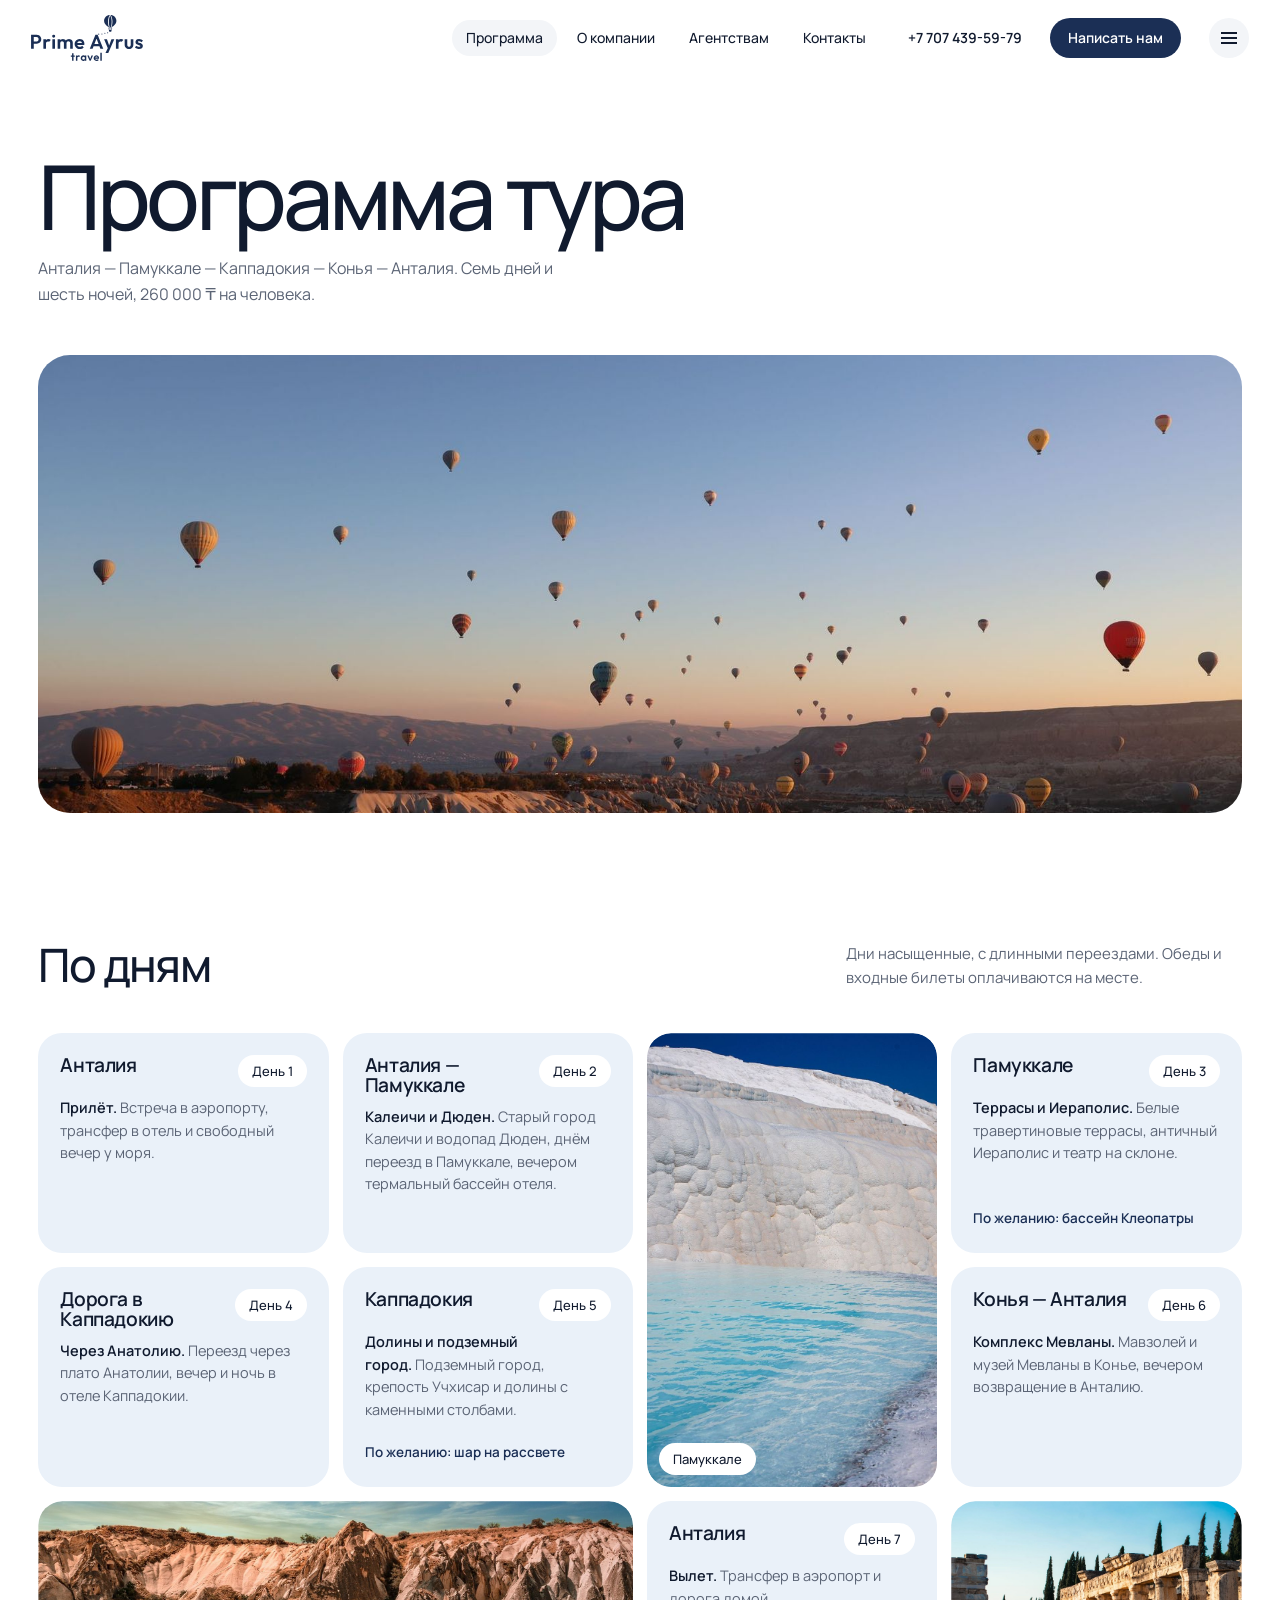
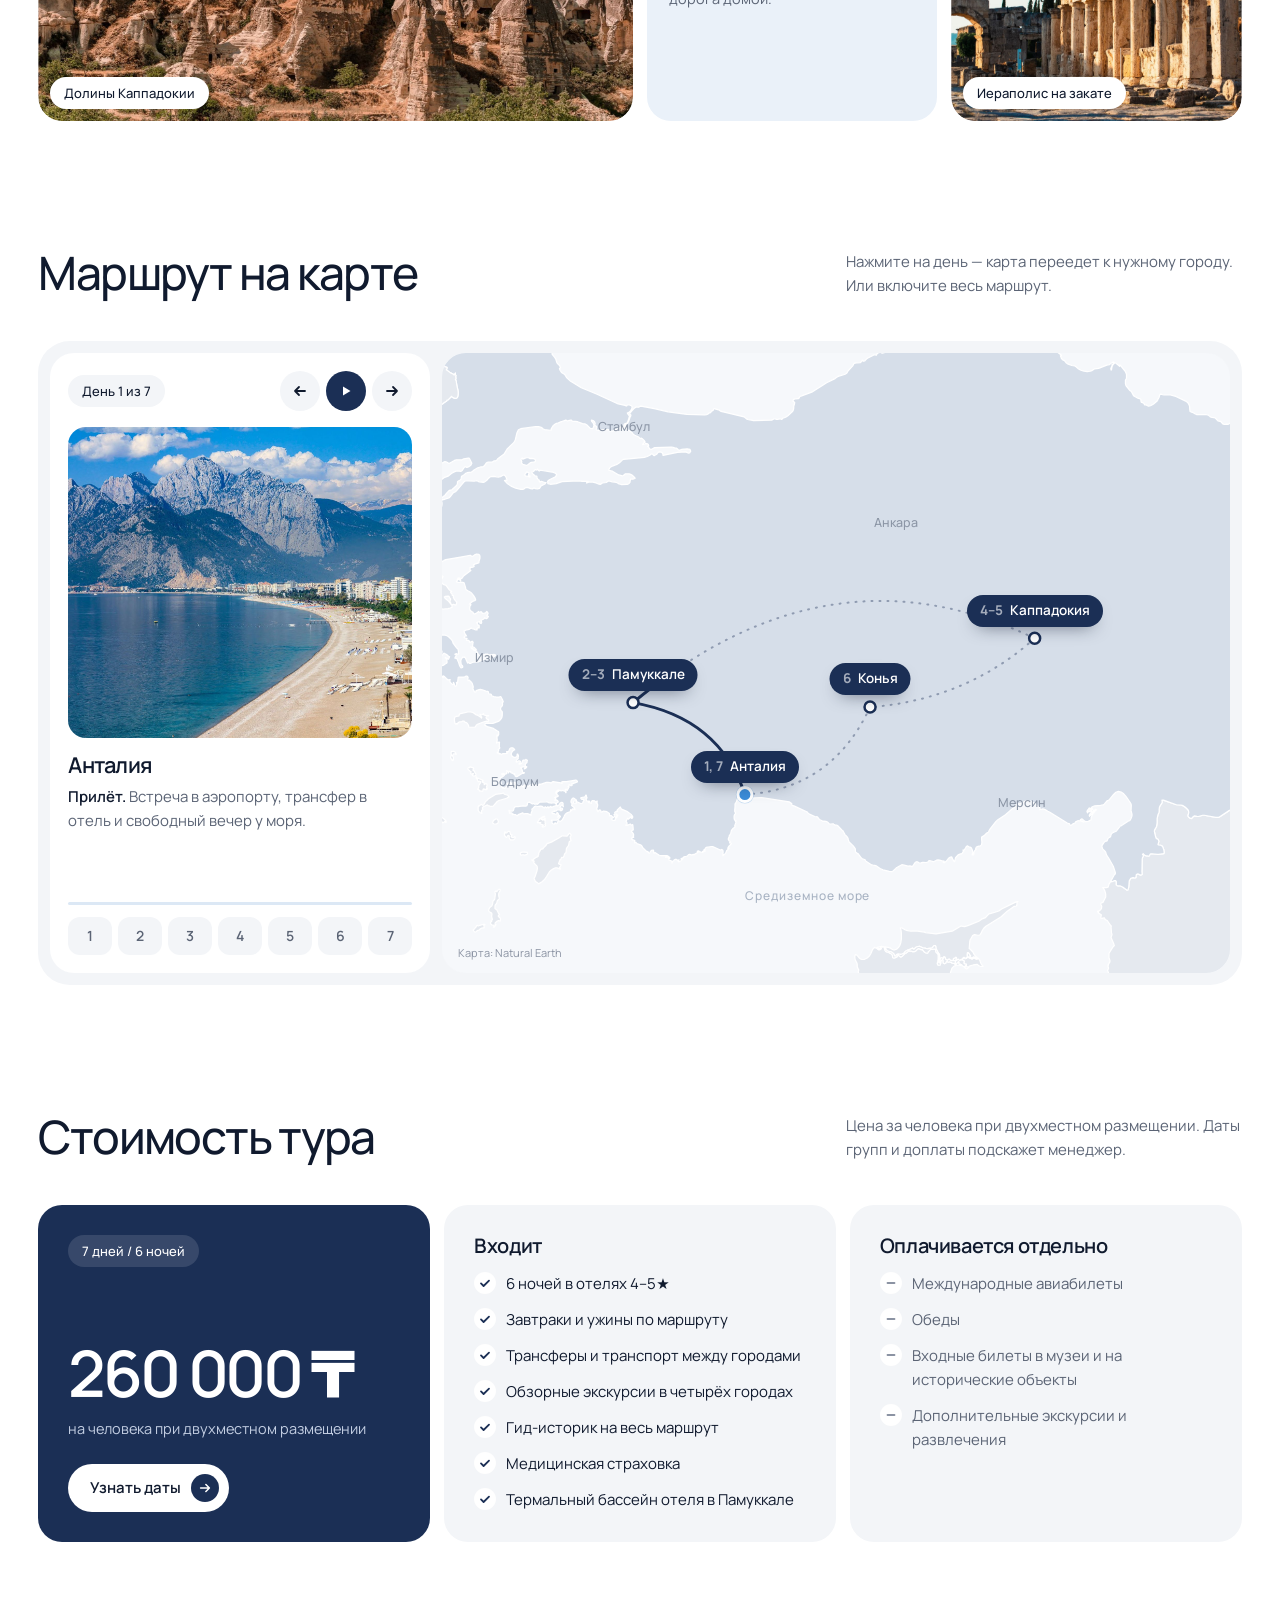
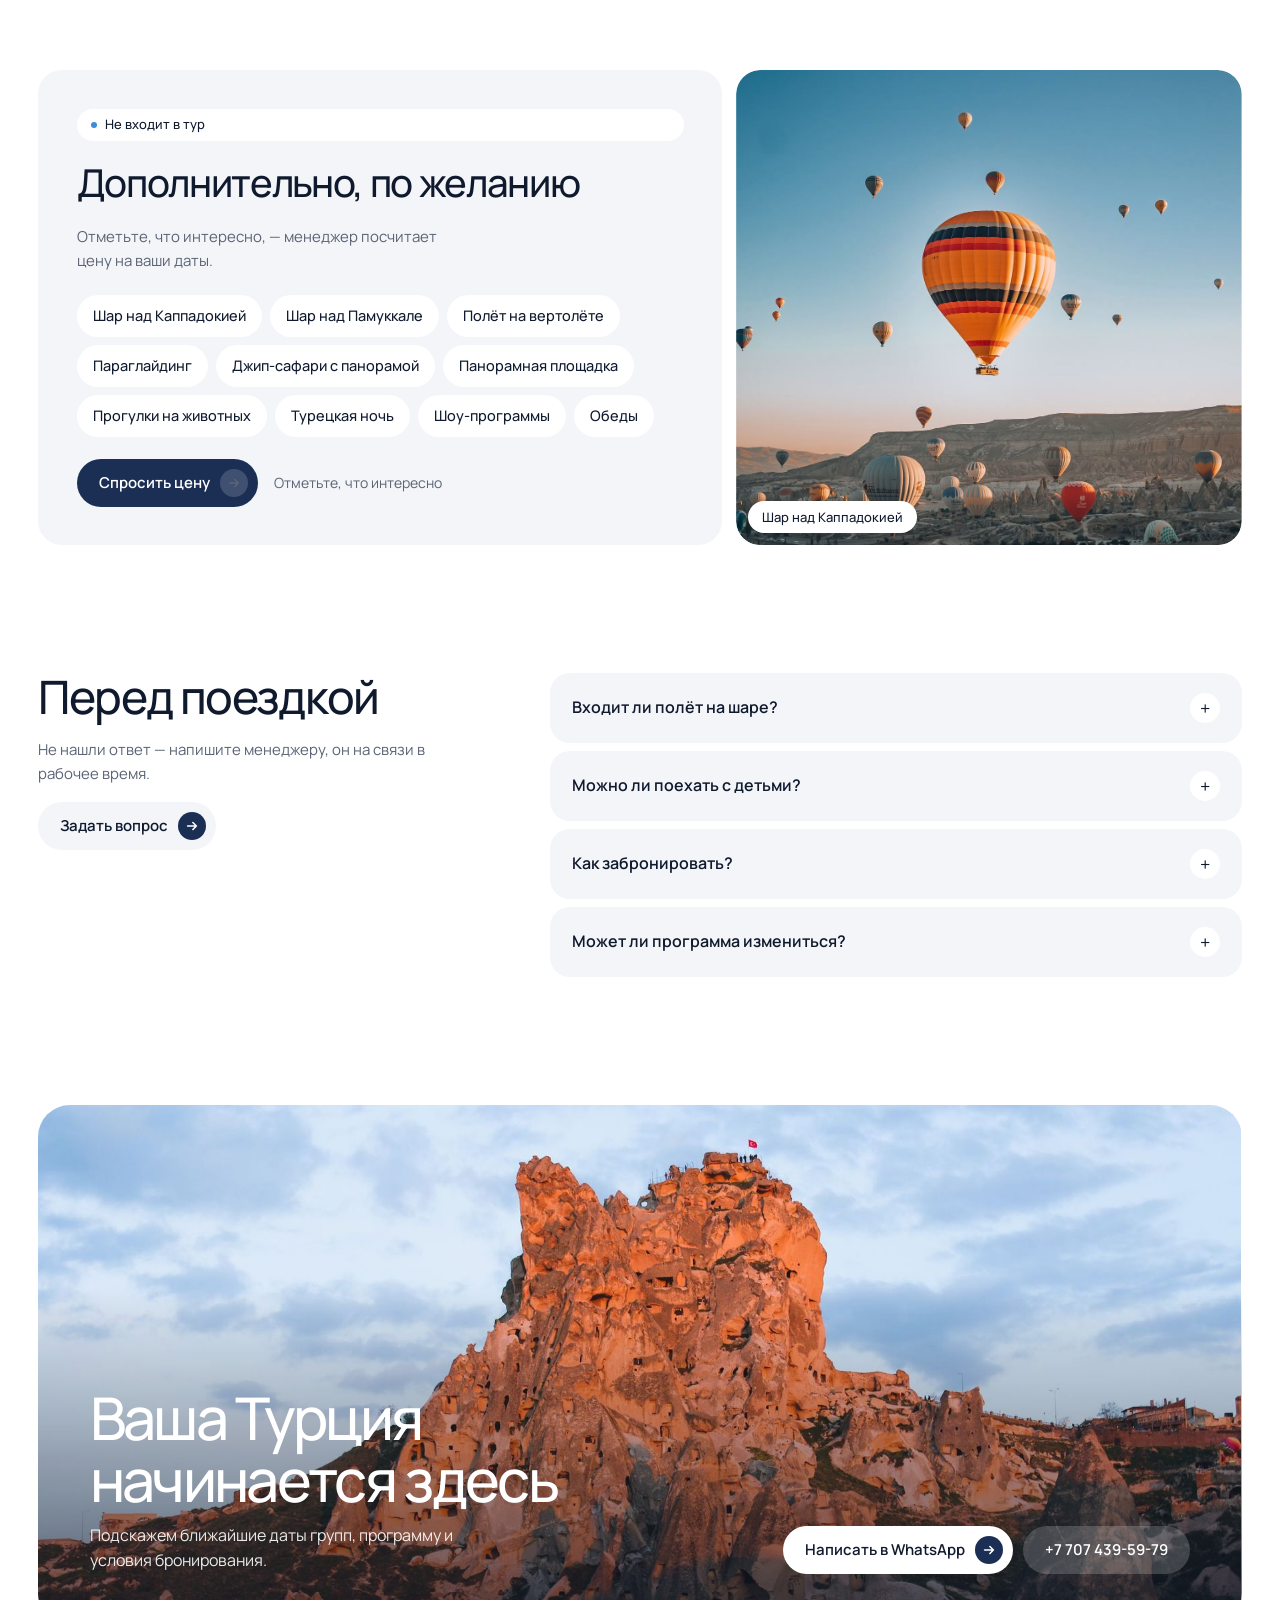
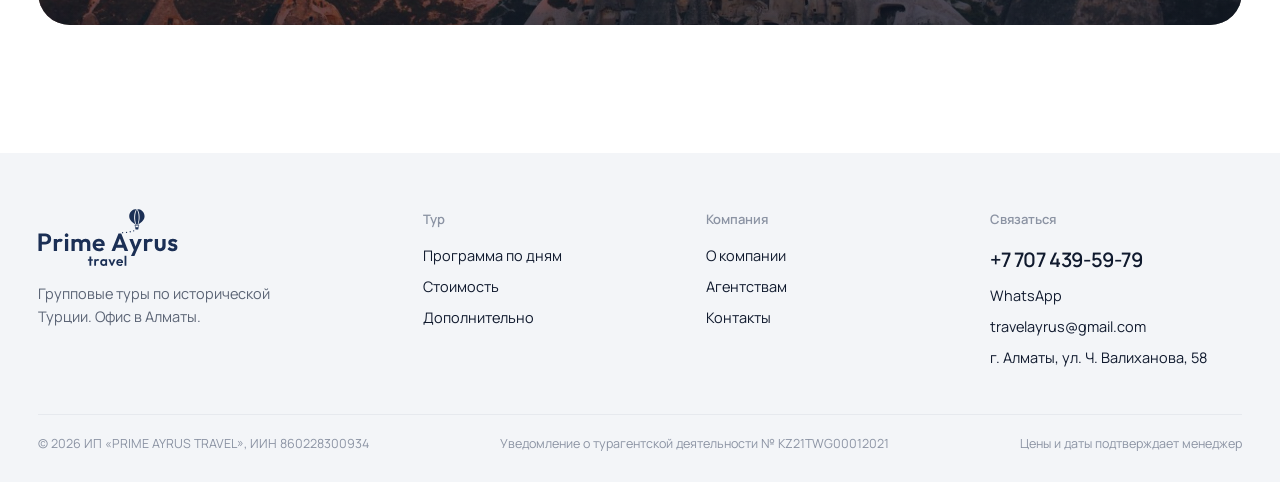
<file: tour.html>
<!doctype html>
<html lang="ru">
<head>
<meta charset="utf-8">
<meta name="viewport" content="width=device-width, initial-scale=1">
<title>Программа тура по исторической Турции — Prime Ayrus Travel</title>
<meta name="description" content="Программа по дням: Анталия, Памуккале, Каппадокия, Конья. Что входит в 260 000 ₸, что оплачивается отдельно, дополнительные услуги.">
<meta property="og:title" content="Программа тура по исторической Турции — Prime Ayrus Travel">
<meta property="og:description" content="Программа по дням: Анталия, Памуккале, Каппадокия, Конья. Что входит в 260 000 ₸, что оплачивается отдельно, дополнительные услуги.">
<meta property="og:image" content="images/hero-poster.jpg">
<meta name="theme-color" content="#FFFFFF">
<link rel="icon" href="brand/favicon.svg" type="image/svg+xml">
<link rel="icon" href="brand/favicon.ico" sizes="any">
<link rel="apple-touch-icon" href="brand/apple-touch-icon.png">
<link rel="preconnect" href="https://fonts.googleapis.com">
<link rel="preconnect" href="https://fonts.gstatic.com" crossorigin>
<link href="https://fonts.googleapis.com/css2?family=Manrope:wght@400;500;600;700&display=swap" rel="stylesheet">
<link rel="stylesheet" href="assets/site.css">
</head>
<body>
<header class="topbar"><nav class="nav" aria-label="Основное меню">
  <a class="nav__logo" href="index.html" aria-label="Prime Ayrus Travel — главная"><img src="brand/logo.svg" width="112" height="46" alt="Prime Ayrus Travel"></a>
  <div class="nav__links"><a href="tour.html" aria-current="page">Программа</a><a href="about.html">О компании</a><a href="agents.html">Агентствам</a><a href="contacts.html">Контакты</a></div>
  <a class="nav__tel" href="tel:+77074395979">+7 707 439-59-79</a>
  <a class="btn" href="https://wa.me/77074395979?text=%D0%97%D0%B4%D1%80%D0%B0%D0%B2%D1%81%D1%82%D0%B2%D1%83%D0%B9%D1%82%D0%B5%21%20%D0%A5%D0%BE%D1%87%D1%83%20%D1%83%D0%B7%D0%BD%D0%B0%D1%82%D1%8C%20%D0%BE%20%D1%82%D1%83%D1%80%D0%B5%20%D0%BF%D0%BE%20%D0%A2%D1%83%D1%80%D1%86%D0%B8%D0%B8." target="_blank" rel="noopener">Написать нам</a>
  <button class="burger" type="button" aria-label="Открыть меню"><span></span></button>
</nav></header>
<main>
<section class="wrap phead rv"><h1>Программа тура</h1><p class="sub">Анталия — Памуккале — Каппадокия — Конья — Анталия. Семь дней и шесть ночей, 260 000 ₸ на человека.</p></section>
<div class="wrap"><div class="pcover rv"><img src="images/px-balloons-sunset.jpg" alt="Шары над Каппадокией на рассвете"></div></div>
<section class="sec wrap" id="program"><div class="shead rv"><h2 class="h2">По дням</h2><p class="sub">Дни насыщенные, с длинными переездами. Обеды и входные билеты оплачиваются на месте.</p></div><div class="bento"><article class="daycard rv" data-stop="antalya" data-day="0"><div class="daycard__top"><h3>Анталия</h3><span class="pill">День 1</span></div><p><b style="color:var(--ink);font-weight:600">Прилёт.</b> Встреча в аэропорту, трансфер в отель и свободный вечер у моря.</p></article><article class="daycard rv" data-stop="pamukkale" data-day="1"><div class="daycard__top"><h3>Анталия — Памуккале</h3><span class="pill">День 2</span></div><p><b style="color:var(--ink);font-weight:600">Калеичи и Дюден.</b> Старый город Калеичи и водопад Дюден, днём переезд в Памуккале, вечером термальный бассейн отеля.</p></article><figure class="card-pic rv tall"><img src="images/px-pamukkale-pool.jpg" alt="Памуккале" loading="lazy"><span class="pill pill--white tag">Памуккале</span></figure><article class="daycard rv" data-stop="pamukkale" data-day="2"><div class="daycard__top"><h3>Памуккале</h3><span class="pill">День 3</span></div><p><b style="color:var(--ink);font-weight:600">Террасы и Иераполис.</b> Белые травертиновые террасы, античный Иераполис и театр на склоне.</p><p class="opt">По желанию: бассейн Клеопатры</p></article><article class="daycard rv" data-stop="cappadocia" data-day="3"><div class="daycard__top"><h3>Дорога в Каппадокию</h3><span class="pill">День 4</span></div><p><b style="color:var(--ink);font-weight:600">Через Анатолию.</b> Переезд через плато Анатолии, вечер и ночь в отеле Каппадокии.</p></article><article class="daycard rv" data-stop="cappadocia" data-day="4"><div class="daycard__top"><h3>Каппадокия</h3><span class="pill">День 5</span></div><p><b style="color:var(--ink);font-weight:600">Долины и подземный город.</b> Подземный город, крепость Учхисар и долины с каменными столбами.</p><p class="opt">По желанию: шар на рассвете</p></article><article class="daycard rv" data-stop="konya" data-day="5"><div class="daycard__top"><h3>Конья — Анталия</h3><span class="pill">День 6</span></div><p><b style="color:var(--ink);font-weight:600">Комплекс Мевланы.</b> Мавзолей и музей Мевланы в Конье, вечером возвращение в Анталию.</p></article><figure class="card-pic rv wide"><img src="images/px-rose-valley.jpg" alt="Долины Каппадокии" loading="lazy"><span class="pill pill--white tag">Долины Каппадокии</span></figure><article class="daycard rv" data-stop="antalya" data-day="6"><div class="daycard__top"><h3>Анталия</h3><span class="pill">День 7</span></div><p><b style="color:var(--ink);font-weight:600">Вылет.</b> Трансфер в аэропорт и дорога домой.</p></article><figure class="card-pic rv "><img src="images/px-hierapolis-street.jpg" alt="Иераполис на закате" loading="lazy"><span class="pill pill--white tag">Иераполис на закате</span></figure></div></section>
<section class="sec wrap" id="route"><div class="shead rv"><h2 class="h2">Маршрут на карте</h2><p class="sub">Нажмите на день — карта переедет к нужному городу. Или включите весь маршрут.</p></div><div class="rmap rv" data-rmap>
  <div class="rmap__panel">
    <div class="rmap__head"><span class="pill" data-k="n">День 1 из 7</span>
      <div class="rmap__ctl"><button type="button" class="rbtn" data-act="prev" aria-label="Предыдущий день"><svg viewBox="0 0 16 16" fill="none" stroke="currentColor" stroke-width="1.8" stroke-linecap="round" stroke-linejoin="round" aria-hidden="true"><path d="M13 8H3M7 4L3 8l4 4"/></svg></button>
        <button type="button" class="rbtn rbtn--play" data-act="play" aria-label="Проиграть маршрут"><svg class="i-play" viewBox="0 0 16 16"><path d="M5 3.5v9l7.5-4.5z" fill="currentColor"/></svg><svg class="i-pause" viewBox="0 0 16 16"><path d="M5 3.5v9M11 3.5v9" stroke="currentColor" stroke-width="2.2" stroke-linecap="round"/></svg></button>
        <button type="button" class="rbtn" data-act="next" aria-label="Следующий день"><svg viewBox="0 0 16 16" fill="none" stroke="currentColor" stroke-width="1.8" stroke-linecap="round" stroke-linejoin="round" aria-hidden="true"><path d="M3 8h10M9 4l4 4-4 4"/></svg></button></div></div>
    <div class="rmap__pic"><img data-k="img" src="images/px-konyaalti.jpg" alt="Анталия" loading="lazy"></div>
    <div class="rmap__txt" aria-live="polite"><h3 data-k="route">Анталия</h3><p><b data-k="title">Прилёт.</b> <span data-k="text">Встреча в аэропорту, трансфер в отель и свободный вечер у моря.</span></p><p class="opt" data-k="opt" hidden></p></div>
    <div class="tl"><div class="tl__bar"><i></i></div><div class="tl__days"><button type="button" class="tl__d" data-day="0" aria-label="День 1: Анталия">1</button><button type="button" class="tl__d" data-day="1" aria-label="День 2: Анталия — Памуккале">2</button><button type="button" class="tl__d" data-day="2" aria-label="День 3: Памуккале">3</button><button type="button" class="tl__d" data-day="3" aria-label="День 4: Дорога в Каппадокию">4</button><button type="button" class="tl__d" data-day="4" aria-label="День 5: Каппадокия">5</button><button type="button" class="tl__d" data-day="5" aria-label="День 6: Конья — Анталия">6</button><button type="button" class="tl__d" data-day="6" aria-label="День 7: Анталия">7</button></div></div>
  </div>
  <div class="rmap__map">
    <svg viewBox="229 230 725 450" preserveAspectRatio="xMidYMid slice" role="img" aria-label="Карта маршрута: Анталия — Памуккале — Каппадокия — Конья — Анталия">
      <path class="land" d="M731.3 762.4L729.6 762.1L726.2 762.2L725.1 762.7L725.1 761.2L726.0 761.4L726.2 760.2L724.8 759.7L724.8 759.2L725.4 758.5L725.1 757.8L723.7 757.0L723.1 756.3L722.8 755.3L723.4 754.5L724.5 754.1L725.4 753.3L726.2 753.3L726.5 753.8L726.0 756.0L725.7 757.0L726.5 756.8L728.2 755.3L730.2 756.8L731.1 756.0L731.9 756.1L732.5 756.0L732.8 754.8L734.8 753.3L735.6 753.6L736.2 754.3L737.0 754.1L738.2 753.3L738.4 752.8L739.0 752.3L738.4 751.4L738.4 749.9L738.7 748.0L739.9 748.0L740.1 748.9L740.7 749.1L741.0 750.1L741.3 750.9L741.8 750.9L742.4 751.9L741.8 752.8L741.3 752.9L740.7 754.0L739.3 752.8L738.7 753.3L738.2 754.0L737.3 754.6L736.2 755.0L735.6 754.3L735.0 754.0L733.9 754.5L733.3 755.0L732.8 756.1L734.8 757.0L735.3 757.7L735.0 759.9L736.2 760.7L737.6 760.9L737.6 762.6L736.7 762.7L735.9 763.6L736.5 764.1L737.9 763.7L740.1 764.3L739.6 765.1L738.7 765.9L737.9 766.3L736.5 765.8L734.5 763.6L733.0 762.7L731.3 762.4L731.9 762.2L732.5 762.2L732.2 761.7L731.3 761.5L730.8 761.2L730.2 761.0L729.6 761.2L730.2 761.4L730.5 762.1L731.1 762.1ZM728.2 759.9L729.1 759.5L729.1 758.5L728.5 758.5L728.2 759.0L727.9 759.5Z" vector-effect="non-scaling-stroke"/><path class="land" d="M731.3 762.4L730.5 762.1L730.5 761.5L729.6 761.2L730.2 761.0L730.8 761.2L731.3 761.5L731.9 761.5L732.5 762.2L731.9 762.2L731.3 762.4ZM728.2 759.9L728.2 759.0L728.5 758.5L729.1 758.5L729.1 759.5L728.5 759.7ZM725.1 761.2L725.1 762.7L723.4 763.4L721.4 765.6L720.9 766.8L720.3 768.5L719.7 770.2L719.7 772.0L719.7 773.9L719.7 774.7L718.9 775.1L718.3 775.4L718.0 777.3L717.4 777.8L716.3 778.3L713.8 778.3L712.6 778.4L712.1 779.3L711.2 780.5L710.4 781.5L709.2 782.0L706.7 782.5L704.4 783.7L702.4 784.2L701.3 782.7L701.3 785.5L699.0 786.9L693.1 788.2L691.9 788.7L691.3 789.2L690.2 789.9L689.1 790.3L683.4 789.4L677.7 790.3L676.6 790.6L675.5 791.3L671.8 794.8L670.9 796.5L669.2 796.5L667.5 796.8L667.0 797.5L666.4 797.2L666.1 795.7L667.2 794.8L667.5 795.3L668.9 795.3L668.9 792.6L666.1 792.3L665.2 793.3L664.7 794.3L664.4 793.8L663.3 793.3L663.0 794.0L660.7 793.3L659.3 792.1L658.7 791.3L658.7 789.9L658.2 790.1L657.6 790.1L656.7 790.1L656.2 790.4L655.9 790.9L654.5 791.4L653.9 793.0L652.5 792.6L651.3 792.5L650.8 793.1L651.1 794.6L649.9 795.0L646.8 795.5L643.4 794.8L640.3 793.3L636.3 790.8L634.9 790.1L633.2 789.6L629.8 789.2L628.4 788.7L627.2 787.9L624.1 785.2L623.5 784.7L623.0 781.8L622.7 781.3L622.7 780.3L621.0 775.1L620.1 774.4L618.4 773.2L617.6 772.4L617.0 771.3L616.5 770.2L616.5 768.8L617.0 767.6L615.6 764.9L615.3 763.9L615.3 761.7L615.0 759.9L613.3 756.8L612.8 755.3L612.5 752.8L612.8 750.9L613.6 750.2L615.3 751.4L617.6 754.1L618.7 755.1L620.4 755.8L623.5 755.6L626.4 754.1L628.9 751.8L630.6 749.1L631.8 746.0L632.6 744.3L633.8 743.3L634.0 742.8L634.6 742.1L635.2 742.3L635.7 742.8L636.3 743.0L637.2 742.8L637.7 743.8L638.9 744.7L640.0 744.8L640.9 744.7L642.0 743.8L642.6 742.6L643.1 741.3L645.4 741.6L646.0 744.3L646.5 745.7L647.1 746.7L648.5 747.4L650.5 748.0L652.2 748.9L653.6 749.7L654.5 750.6L654.8 751.9L654.8 752.9L655.3 753.8L656.2 754.1L656.7 754.1L658.7 753.4L659.9 752.8L660.1 752.3L660.7 751.2L661.3 750.9L661.8 751.2L662.4 751.9L663.5 752.8L664.7 752.8L665.8 752.1L667.2 750.6L668.7 749.1L670.1 748.4L671.8 747.2L672.6 746.4L673.5 746.2L675.5 746.5L677.4 746.9L679.4 746.9L680.6 746.4L681.1 746.0L681.7 745.2L683.4 743.7L684.8 743.7L685.7 744.2L686.8 744.7L687.9 744.7L688.5 745.0L689.6 746.4L690.5 747.4L691.6 748.2L693.6 748.7L694.2 748.4L694.5 747.9L694.8 747.0L695.6 746.4L697.3 744.5L697.9 744.3L699.3 744.5L701.3 744.2L702.7 744.0L703.0 745.5L703.3 747.0L703.8 747.7L704.7 748.7L705.8 749.9L706.1 750.6L706.1 752.3L706.1 754.0L706.1 755.8L705.5 758.2L705.0 759.9L705.2 761.2L706.1 762.2L707.0 762.2L708.1 761.9L708.7 760.2L708.9 757.3L709.5 757.0L710.1 756.3L710.6 755.6L711.5 756.3L711.5 758.7L711.8 760.0L712.9 760.5L714.3 759.9L714.9 758.5L715.5 758.0L716.3 758.2L717.4 758.8L718.0 758.7L718.6 758.3L719.4 758.7L720.3 759.0L722.0 760.0L722.8 760.2L723.7 760.2L725.1 761.2ZM740.7 754.0L741.6 754.3L742.4 754.6L743.3 755.0L744.4 755.0L745.5 754.3L747.0 754.3L747.8 754.8L748.7 755.3L749.5 755.1L750.1 754.8L750.4 754.3L751.5 755.3L752.6 756.7L753.5 759.4L754.3 761.2L755.5 762.7L756.3 763.4L755.5 763.6L753.2 763.4L751.2 762.7L750.4 761.7L749.5 761.2L745.2 761.9L741.6 762.9L740.7 763.4L740.1 764.3L737.9 763.7L736.5 764.1L735.9 763.6L736.7 762.7L737.6 762.6L737.6 760.9L736.2 760.7L735.0 759.9L735.3 757.7L734.8 757.0L732.8 756.1L733.3 755.0L733.9 754.5L735.0 754.0L735.6 754.3L736.2 755.0L737.3 754.6L738.2 754.0L738.7 753.3L739.3 752.8L740.7 754.0Z" vector-effect="non-scaling-stroke"/><path class="land" d="M768.2 1138.8L769.4 1137.6L773.6 1134.4L776.2 1131.0L776.5 1129.3L775.9 1125.9L775.9 1124.3L777.6 1120.7L786.4 1111.4L787.5 1110.6L790.4 1108.0L790.4 1105.9L788.9 1103.8L786.7 1101.6L787.2 1099.9L789.2 1097.2L796.0 1084.2L796.6 1083.4L801.1 1072.6L803.1 1067.4L804.8 1064.8L807.1 1056.0L807.4 1055.5L807.1 1054.5L807.1 1054.0L808.2 1053.3L814.8 1031.9L817.3 1017.0L819.9 1003.9L820.4 1003.0L820.7 998.5L821.3 997.1L821.0 995.8L823.0 987.5L823.3 978.5L823.8 976.5L825.0 975.8L826.1 976.2L827.8 977.2L828.9 977.5L829.5 977.4L832.3 974.1L832.6 973.3L833.5 970.8L833.8 969.4L833.5 968.2L832.6 967.7L832.9 966.2L833.5 960.1L834.6 956.9L834.9 954.9L834.6 953.2L835.5 952.2L835.2 951.2L835.7 951.2L842.0 951.7L843.1 950.7L843.7 950.5L844.3 950.5L845.4 950.8L846.0 950.8L848.8 949.8L849.6 949.8L850.2 950.2L851.6 951.0L852.2 952.0L852.8 953.2L853.6 954.2L854.8 954.4L859.0 953.2L862.7 951.5L865.2 951.2L865.5 949.7L867.2 947.0L867.8 945.3L868.1 942.7L868.4 937.8L868.9 935.6L869.8 934.3L870.1 932.8L870.6 931.9L871.8 931.8L872.1 932.4L873.5 934.8L874.6 935.6L875.2 935.6L874.9 933.8L875.5 932.9L876.6 932.8L878.0 932.4L879.4 931.1L882.6 927.7L884.0 927.4L884.8 927.2L886.0 926.9L887.1 926.4L887.9 925.7L889.4 924.2L890.8 920.8L892.2 919.3L892.2 919.9L891.9 920.4L891.6 922.1L891.3 922.6L891.3 924.0L889.9 925.0L889.4 925.7L887.7 926.5L890.5 928.7L887.9 932.8L888.5 933.4L890.8 935.1L891.1 939.9L892.8 941.0L893.0 943.9L892.2 945.8L891.3 947.3L891.3 948.8L894.2 950.2L894.2 951.5L895.0 961.0L895.6 962.2L897.3 965.5L896.2 967.7L895.6 967.9L894.5 970.4L893.3 973.5L893.6 974.6L893.0 977.2L889.1 982.2L887.1 985.6L885.7 986.0L881.4 988.8L878.9 991.4L877.4 992.0L875.7 991.9L874.3 992.9L872.9 994.6L872.3 995.2L871.8 995.6L871.5 996.8L871.8 997.4L872.6 998.0L872.6 998.5L872.1 998.5L872.1 999.3L872.3 1000.1L872.6 1002.7L873.2 1004.0L872.9 1004.5L872.6 1004.0L872.1 1005.4L871.5 1004.7L871.8 1006.7L872.1 1007.4L870.9 1007.4L870.9 1008.1L871.8 1008.1L872.3 1008.9L872.3 1009.4L873.2 1010.3L873.2 1010.8L872.3 1011.1L872.1 1011.6L871.8 1012.3L871.5 1013.0L872.1 1013.3L872.6 1013.7L872.6 1014.3L872.1 1014.7L871.5 1015.0L872.1 1015.7L870.9 1016.4L871.5 1016.5L871.5 1017.0L870.9 1017.0L870.9 1017.7L871.5 1018.2L871.2 1018.9L870.4 1019.1L870.6 1020.1L871.2 1020.9L871.5 1021.6L865.2 1019.7L863.3 1019.2L861.6 1019.2L859.6 1018.6L859.0 1016.0L859.0 1013.0L858.4 1010.6L855.9 1008.9L853.6 1008.8L848.8 1008.9L847.4 1008.4L845.1 1006.4L844.0 1005.9L842.6 1005.9L841.4 1006.7L839.4 1009.3L836.9 1010.8L834.6 1012.1L832.3 1013.7L830.9 1016.5L830.1 1021.8L829.8 1023.4L829.2 1025.5L827.8 1026.1L827.2 1027.7L827.0 1030.9L826.7 1032.2L827.5 1032.6L828.1 1033.2L828.4 1034.3L828.1 1035.6L827.5 1036.8L824.4 1039.8L823.3 1041.3L823.3 1042.2L824.4 1045.4L825.0 1047.1L825.8 1056.5L825.8 1058.4L825.8 1060.6L825.8 1061.1L825.8 1061.8L825.5 1065.2L827.0 1069.0L828.1 1072.4L825.8 1073.8L823.8 1074.6L823.3 1076.0L823.8 1078.0L826.4 1078.5L827.8 1078.5L828.4 1078.3L828.9 1077.8L830.4 1076.3L830.9 1075.8L832.1 1076.1L836.3 1078.2L841.7 1079.5L843.1 1080.5L843.7 1081.7L843.7 1083.4L843.7 1085.6L843.4 1086.1L842.6 1086.1L842.3 1085.6L837.4 1086.8L835.7 1087.4L834.3 1088.8L831.8 1091.8L825.2 1096.9L823.8 1098.8L822.4 1101.8L822.1 1104.5L822.1 1107.4L821.6 1110.6L818.2 1117.0L817.0 1120.4L817.9 1123.7L819.6 1125.1L821.6 1125.4L823.8 1125.1L825.8 1124.4L830.6 1123.7L840.3 1123.7L845.1 1121.9L853.6 1114.1L858.2 1111.3L863.5 1110.7L863.5 1116.7L863.5 1117.7L863.0 1119.9L861.6 1123.9L860.1 1126.8L860.7 1127.5L860.7 1129.7L859.6 1131.9L858.7 1134.2L859.0 1136.9L859.9 1139.6L860.7 1141.5L861.8 1144.0L862.4 1146.7L861.8 1149.6L858.2 1157.5L857.9 1160.6L857.9 1163.6L857.0 1165.5L854.8 1167.7L853.9 1168.7L852.8 1171.0L852.5 1173.2L852.8 1175.6L852.5 1177.8L851.9 1178.6L850.5 1180.0L849.9 1180.8L849.4 1182.0L849.1 1183.0L848.8 1185.6L848.2 1188.1L843.7 1198.2L840.3 1210.5L839.7 1212.9L838.6 1217.0L838.6 1219.3L838.9 1220.3L840.0 1222.4L840.3 1223.9L840.0 1225.2L839.7 1226.2L839.1 1227.4L838.6 1228.6L837.7 1233.8L837.2 1235.5L837.2 1238.4L838.9 1244.5L838.9 1247.7L837.4 1251.1L834.3 1256.6L833.2 1260.5L833.2 1261.7L832.9 1262.6L832.6 1263.4L832.3 1264.2L831.8 1267.6L831.5 1273.7L831.2 1275.7L827.5 1286.7L827.0 1289.2L826.7 1294.8L825.8 1297.3L824.7 1299.2L824.1 1301.4L823.8 1304.1L823.5 1305.4L823.0 1306.3L821.8 1308.1L821.0 1309.3L820.7 1310.0L820.7 1310.7L819.9 1311.0L819.0 1311.0L818.4 1311.0L817.9 1309.5L815.9 1305.4L815.3 1303.1L815.6 1296.2L813.6 1285.9L810.5 1276.4L807.1 1265.9L806.5 1260.5L806.5 1259.8L806.5 1259.3L806.5 1258.7L806.2 1258.2L803.1 1248.5L798.6 1233.8L795.7 1225.6L794.9 1224.1L790.6 1220.0L790.1 1219.0L790.1 1217.8L790.1 1216.1L790.9 1213.1L790.9 1211.7L790.1 1210.5L788.9 1208.7L788.4 1207.0L788.1 1202.8L786.4 1194.8L781.6 1180.8L777.6 1169.3L774.5 1160.6L772.2 1152.1L769.1 1141.6L768.2 1138.8Z" vector-effect="non-scaling-stroke"/><path class="land" d="M835.7 951.2L835.7 950.5L835.2 949.8L835.7 948.8L836.6 947.6L837.2 946.8L839.1 945.9L839.7 944.9L840.0 943.7L840.6 942.9L840.3 942.2L840.9 942.4L841.1 942.9L843.7 937.5L844.0 934.5L842.3 931.9L844.0 930.6L845.1 928.7L846.5 924.5L846.8 923.1L846.8 920.4L847.1 919.1L848.5 916.7L849.1 915.5L848.8 914.2L852.8 911.0L855.0 908.6L855.9 905.6L855.9 904.4L859.0 895.6L858.4 894.9L859.6 893.9L860.7 889.7L861.8 888.9L861.8 887.7L865.0 879.6L865.2 877.6L865.5 873.5L865.5 872.8L865.2 871.6L864.7 870.6L864.4 869.8L865.0 868.9L865.8 868.8L866.7 868.9L867.8 869.3L868.1 869.8L868.7 869.8L869.5 869.3L870.6 869.4L871.2 869.4L872.6 868.9L872.9 868.3L873.8 866.4L874.0 865.6L874.0 865.1L873.5 864.9L874.3 864.0L875.2 861.7L875.7 860.7L876.3 860.5L877.4 860.5L878.0 860.0L878.0 859.1L877.4 858.6L876.9 858.0L876.9 855.6L878.0 851.2L878.6 848.0L878.3 847.0L877.2 844.8L876.9 843.3L876.9 839.9L877.2 839.2L878.3 838.4L878.6 837.7L878.6 834.7L878.9 831.5L879.7 828.9L881.7 827.2L883.1 828.4L884.3 826.2L885.4 823.0L886.5 821.0L891.1 818.5L892.2 816.6L890.8 814.1L890.8 813.6L892.5 813.9L898.7 812.2L902.7 808.0L904.1 807.0L905.0 806.1L905.2 804.8L905.5 800.0L905.2 797.9L904.7 796.2L903.8 795.0L905.0 795.0L905.5 795.2L906.1 795.5L907.5 796.7L909.2 797.2L910.9 797.2L913.2 796.8L915.2 797.0L918.6 797.3L919.7 796.7L920.3 796.5L921.7 797.3L926.8 797.3L927.7 796.8L928.2 796.2L928.5 795.2L928.8 793.1L928.8 792.5L930.5 791.3L931.6 792.1L933.6 795.7L935.0 797.0L937.0 797.7L939.0 797.7L941.0 797.0L940.7 800.2L940.1 800.7L939.3 800.0L938.2 799.5L936.7 800.4L936.7 801.6L936.7 803.1L936.5 804.6L935.0 806.0L932.8 807.1L931.3 808.7L932.2 810.2L932.8 810.7L933.3 810.5L934.8 810.2L937.0 810.0L939.3 810.2L940.4 810.5L941.0 812.2L941.6 813.6L942.7 814.4L944.1 815.1L945.2 816.6L945.8 816.9L946.4 816.8L947.5 817.8L948.1 818.6L948.1 819.6L947.8 821.3L947.5 822.0L947.2 822.5L946.9 823.0L946.9 823.9L946.9 824.7L947.5 825.4L949.2 827.9L950.1 828.9L950.6 829.1L951.2 829.1L951.8 829.3L952.1 829.9L951.8 831.3L951.2 832.5L950.6 833.7L950.9 835.5L951.5 837.0L953.5 839.1L953.8 840.1L951.5 842.6L949.8 846.0L946.4 849.0L944.7 851.2L944.1 852.6L944.1 853.7L943.5 854.6L942.4 855.3L941.3 855.4L939.6 854.8L938.7 854.6L937.0 855.6L934.5 859.0L931.3 862.0L929.9 863.5L929.1 865.4L927.4 868.9L927.9 870.3L928.5 871.0L930.8 872.8L933.9 873.3L935.3 874.2L935.3 876.4L934.5 877.6L932.8 877.9L929.9 877.0L926.0 875.0L924.5 874.7L923.4 875.2L922.3 876.2L920.9 877.0L919.1 877.0L918.6 876.5L917.7 875.2L917.2 874.9L914.3 876.7L912.9 877.4L911.5 877.7L910.1 878.4L909.5 879.4L908.4 881.6L905.8 884.0L904.7 885.7L904.1 886.8L902.7 888.2L902.1 889.0L902.1 889.9L902.1 891.7L902.1 892.8L901.6 893.1L900.7 893.4L900.1 896.0L901.0 896.6L902.7 897.0L904.7 898.2L905.8 898.5L907.2 899.2L908.7 900.2L909.2 901.4L908.9 903.2L907.8 904.7L906.1 905.9L904.7 906.6L902.7 906.6L901.0 907.3L900.1 908.6L901.0 910.7L899.9 913.7L897.3 915.9L895.9 916.9L893.9 918.1L892.2 919.3L890.8 920.8L889.4 924.2L887.9 925.7L887.1 926.4L886.0 926.9L884.8 927.2L884.0 927.4L882.6 927.7L879.4 931.1L878.0 932.4L876.6 932.8L875.5 932.9L874.9 933.8L875.2 935.6L874.6 935.6L873.5 934.8L872.1 932.4L871.8 931.8L870.6 931.9L870.1 932.8L869.8 934.3L868.9 935.6L868.4 937.8L868.1 942.7L867.8 945.3L867.2 947.0L865.5 949.7L865.2 951.2L862.7 951.5L859.0 953.2L854.8 954.4L853.6 954.2L852.8 953.2L852.2 952.0L851.6 951.0L850.5 950.3L849.6 949.8L848.8 949.8L846.0 950.8L845.4 950.8L844.3 950.5L843.7 950.5L843.1 950.7L842.3 951.5L835.7 951.2Z" vector-effect="non-scaling-stroke"/><path class="land" d="M887.1 985.6L889.1 982.2L893.0 977.2L893.6 974.6L893.3 973.5L894.5 970.4L895.6 967.9L896.2 967.7L897.3 965.5L895.6 962.2L895.0 961.0L894.2 951.5L894.2 950.2L891.3 948.8L891.3 947.3L892.2 945.8L893.0 943.9L892.8 941.0L891.1 939.9L890.8 935.1L888.5 933.4L887.9 932.8L890.5 928.7L887.7 926.5L889.4 925.7L889.9 925.0L891.3 924.0L891.3 922.6L891.6 922.1L891.9 920.4L892.2 919.9L892.2 919.3L893.9 918.1L895.9 916.9L897.3 915.9L899.9 913.7L901.0 910.7L900.1 908.6L901.0 907.3L902.7 906.6L904.7 906.6L906.1 905.9L907.8 904.7L908.9 903.2L909.2 901.4L908.7 900.2L907.2 899.2L905.8 898.5L904.7 898.2L902.7 897.0L901.0 896.6L900.1 896.0L900.4 893.8L901.6 893.1L902.1 892.8L902.1 891.7L902.1 889.9L902.1 889.0L902.7 888.2L904.1 886.8L904.7 885.7L905.8 884.0L908.4 881.6L909.5 879.4L910.1 878.4L911.5 877.7L912.9 877.4L914.3 876.7L917.2 874.9L917.7 875.2L918.6 876.5L919.1 877.0L920.9 877.0L922.3 876.2L923.4 875.2L924.5 874.7L926.0 875.0L929.9 877.0L932.8 877.9L934.5 877.6L935.3 876.4L935.3 874.2L933.9 873.3L930.8 872.8L928.5 871.0L927.9 870.3L927.4 869.3L929.1 865.4L929.9 863.5L931.3 862.0L934.5 859.0L937.0 855.6L938.7 854.6L939.6 854.8L941.3 855.4L942.4 855.3L943.5 854.6L944.1 853.7L944.1 852.6L944.7 851.2L946.4 849.0L949.8 846.0L951.5 842.6L953.8 840.1L953.5 839.1L951.5 837.0L950.9 835.5L950.6 833.7L951.2 832.5L951.8 831.3L952.1 829.9L951.8 829.3L951.2 829.1L950.6 829.1L950.1 828.9L949.2 827.9L947.5 825.4L946.9 824.7L946.9 823.9L946.9 823.0L947.2 822.5L947.5 822.0L947.8 821.3L948.1 819.6L948.1 818.6L947.5 817.8L946.4 816.8L945.8 816.9L945.2 816.6L944.1 815.1L942.7 814.4L941.6 813.6L941.0 812.2L940.4 810.5L939.3 810.2L937.0 810.0L934.8 810.2L933.3 810.5L932.8 810.7L932.2 810.2L931.3 808.7L932.8 807.1L935.0 806.0L936.5 804.6L936.7 803.1L936.7 801.6L936.7 800.4L938.2 799.5L939.3 800.0L940.1 800.7L940.7 800.2L941.0 797.0L939.0 797.7L937.0 797.7L935.0 797.0L933.6 795.7L931.6 792.1L930.5 791.3L928.8 792.5L928.8 793.1L928.5 795.2L928.2 796.2L927.7 796.8L926.8 797.3L922.0 797.5L920.6 796.7L919.7 796.7L918.9 797.2L915.2 797.0L913.2 796.8L910.9 797.2L909.2 797.2L907.5 796.7L906.1 795.5L905.5 795.2L905.0 795.0L903.8 795.0L903.5 793.1L902.1 790.1L901.6 787.4L900.7 785.9L900.7 785.0L900.7 781.0L900.4 780.3L899.0 777.8L898.7 776.7L898.2 774.7L895.6 767.6L896.2 767.3L896.2 766.8L896.7 766.3L896.7 765.4L896.7 764.8L896.2 764.3L896.2 763.4L896.7 763.1L896.2 762.1L897.0 760.7L897.3 760.0L897.9 759.4L898.4 757.8L898.2 756.3L897.6 755.0L897.3 753.8L897.3 749.1L897.9 747.9L901.6 742.0L903.3 740.3L902.4 737.6L899.6 731.2L900.7 727.8L900.1 726.1L899.6 719.7L899.9 718.2L899.0 717.5L895.3 712.1L893.6 711.2L892.8 710.7L892.5 709.7L891.9 709.0L890.5 709.4L889.4 709.7L888.2 709.5L888.2 708.5L888.5 707.0L888.8 705.8L888.2 705.3L885.4 703.8L885.7 703.3L885.7 702.3L886.0 701.8L885.4 701.8L884.5 702.4L884.5 701.8L886.0 701.3L887.7 700.3L888.8 698.7L889.1 696.9L889.1 695.9L888.2 694.5L888.2 693.2L888.5 692.5L890.5 691.8L893.6 685.7L893.6 685.2L893.6 682.9L893.3 681.0L892.5 678.6L891.3 676.4L890.2 675.1L894.2 675.3L896.2 674.8L896.7 673.4L897.3 671.4L899.3 668.2L899.9 668.5L901.6 668.2L903.0 667.5L904.7 667.3L905.5 668.5L905.5 669.7L905.5 671.0L905.5 672.2L906.4 673.1L907.8 673.4L910.1 673.4L912.6 674.6L917.2 678.0L918.6 677.8L919.4 674.8L920.0 667.7L921.7 664.8L924.3 664.0L926.2 664.5L927.4 664.1L927.9 660.6L929.6 659.9L932.8 661.2L934.5 660.6L934.2 657.7L934.5 643.3L934.8 641.8L935.0 641.2L935.6 640.5L935.9 639.5L934.8 638.1L935.6 637.3L936.7 638.5L937.6 639.1L938.7 639.6L940.7 639.8L941.3 640.0L941.8 640.0L942.4 639.6L942.7 639.1L943.0 638.5L943.3 637.8L944.1 637.4L945.5 637.3L951.5 638.1L952.9 638.1L958.6 637.1L959.1 636.3L958.9 634.1L958.6 632.5L958.0 631.0L957.4 629.5L956.3 628.3L955.2 627.8L952.6 627.5L951.8 626.6L952.6 625.8L952.9 624.3L953.2 623.4L952.9 622.6L952.6 621.9L952.3 621.2L950.6 620.4L950.1 619.9L949.8 619.2L948.4 613.8L948.1 612.1L948.4 610.6L950.6 606.7L951.2 602.5L951.2 597.9L952.1 593.7L953.2 591.3L953.5 589.5L953.5 587.5L953.8 585.3L954.6 583.4L956.0 581.5L956.9 579.7L956.6 577.2L957.4 577.2L958.0 577.3L972.8 582.4L977.6 582.7L979.3 583.1L980.7 583.7L982.1 584.6L983.5 585.8L985.8 588.0L986.4 589.3L986.7 591.3L985.8 594.5L986.1 595.7L987.5 597.1L989.2 597.9L989.8 597.8L990.6 596.9L991.8 595.6L993.2 594.9L994.6 595.1L995.7 595.4L997.4 595.6L1002.3 594.2L1004.0 594.2L1017.0 596.6L1020.1 596.6L1031.8 589.0L1036.6 586.8L1049.6 583.9L1062.1 578.0L1064.4 577.5L1065.8 576.5L1073.5 571.6L1078.9 569.4L1081.4 569.2L1086.5 569.9L1101.6 574.5L1105.5 576.7L1113.8 585.6L1116.0 588.0L1120.8 590.7L1126.5 591.3L1139.3 590.7L1141.0 590.2L1145.2 589.8L1157.2 594.0L1161.4 593.9L1177.3 590.8L1202.8 585.8L1219.9 579.4L1227.8 574.5L1230.6 573.6L1233.5 572.9L1236.3 571.6L1242.0 567.7L1252.5 560.6L1253.9 559.6L1255.6 558.9L1257.3 558.6L1259.3 558.4L1263.0 557.4L1273.5 551.5L1277.2 550.0L1292.2 547.8L1310.9 551.5L1314.3 553.0L1316.0 553.5L1338.2 552.5L1370.8 544.6L1379.9 542.4L1383.3 540.3L1389.2 534.6L1393.2 529.4L1394.3 528.7L1395.7 527.5L1396.6 528.5L1396.6 529.7L1396.6 530.7L1396.6 531.2L1397.7 531.4L1400.0 532.6L1400.6 532.4L1401.1 531.7L1402.0 531.6L1402.3 532.1L1402.8 533.1L1403.1 533.6L1405.7 535.8L1406.2 536.0L1406.8 537.3L1405.4 542.9L1406.2 544.2L1407.1 544.7L1407.1 546.3L1407.1 549.0L1407.7 550.1L1408.2 551.2L1408.8 552.3L1408.8 553.9L1406.2 555.7L1401.1 560.6L1393.2 569.4L1377.3 586.6L1366.8 598.3L1364.5 600.0L1362.6 601.1L1338.2 606.4L1333.0 607.2L1330.5 608.4L1329.1 610.6L1322.0 624.4L1321.4 627.1L1318.9 652.3L1318.9 654.0L1319.1 655.7L1321.1 660.6L1327.4 674.3L1328.2 677.5L1328.5 680.7L1328.8 694.5L1328.5 697.6L1327.1 700.6L1324.5 704.8L1320.8 710.6L1320.0 713.6L1319.4 723.4L1316.0 735.7L1315.2 741.8L1315.5 744.2L1315.7 760.5L1316.6 778.1L1316.3 780.6L1315.7 783.2L1302.1 810.5L1299.3 817.1L1297.6 819.8L1295.3 821.3L1275.7 826.9L1264.4 834.2L1255.6 839.7L1246.8 845.3L1238.0 850.9L1235.2 852.7L1229.5 856.3L1220.7 861.9L1211.9 867.4L1203.4 873.0L1194.6 878.6L1185.8 884.0L1177.0 889.5L1168.5 895.1L1159.7 900.7L1150.9 906.3L1142.4 911.8L1133.6 917.2L1124.8 922.8L1105.5 935.6L1088.8 947.0L1082.0 951.3L1068.4 960.6L1058.2 967.4L1044.8 976.7L1031.2 986.0L1024.1 991.0L1017.9 995.2L1004.3 1004.5L995.5 1010.6L983.5 1019.1L970.8 1028.3L969.6 1028.7L968.8 1028.7L963.7 1027.2L962.0 1027.2L960.6 1028.0L957.7 1025.6L946.9 1024.3L944.1 1024.0L942.7 1023.1L938.4 1022.6L936.7 1022.1L935.6 1021.4L928.8 1014.3L923.7 1010.6L921.1 1007.7L920.3 1007.2L919.7 1007.4L918.9 1008.3L918.0 1008.4L917.2 1008.1L916.6 1007.9L913.8 1008.4L912.6 1008.4L911.8 1008.4L911.5 1007.9L910.9 1006.7L907.5 1000.8L906.7 999.1L906.7 997.3L906.9 995.6L906.4 994.6L904.7 994.4L903.5 994.6L902.7 994.2L902.1 993.6L901.3 992.5L901.8 992.2L901.8 991.5L901.8 990.9L900.4 990.7L898.7 989.2L897.9 988.7L889.6 986.6L888.8 985.6L887.9 985.1L887.1 985.6Z" vector-effect="non-scaling-stroke"/><path class="land" d="M1220.4 -78.9L1220.7 -80.7L1226.1 -93.5L1227.2 -95.1L1228.9 -96.2L1234.3 -97.6L1239.7 -97.6L1259.3 -90.8L1262.4 -90.5L1265.0 -91.2L1269.8 -93.5L1272.9 -93.9L1275.2 -92.9L1275.7 -92.4L1279.7 -89.5L1287.9 -87.0L1290.5 -85.6L1301.3 -77.5L1303.5 -77.0L1311.8 -78.0L1314.3 -77.5L1316.9 -76.3L1319.4 -74.5L1322.3 -73.3L1327.9 -74.3L1330.2 -73.5L1331.1 -72.4L1331.9 -70.1L1332.8 -69.1L1333.9 -68.4L1338.2 -67.2L1340.1 -66.0L1343.5 -62.6L1345.8 -61.5L1348.7 -61.3L1354.3 -62.0L1357.2 -61.8L1362.3 -60.3L1364.8 -60.1L1370.2 -60.6L1372.8 -60.6L1375.0 -59.9L1377.3 -58.9L1379.9 -58.3L1382.4 -58.1L1385.0 -58.6L1391.2 -61.8L1393.8 -62.5L1407.1 -63.7L1407.7 -63.5L1412.5 -63.0L1416.7 -60.1L1419.0 -58.1L1421.3 -56.6L1426.1 -54.0L1427.5 -53.7L1428.6 -54.2L1430.6 -56.1L1432.1 -56.6L1434.6 -56.6L1438.3 -57.7L1441.4 -57.6L1444.5 -56.9L1446.5 -55.6L1448.8 -53.5L1451.1 -52.2L1457.9 -49.8L1457.9 -48.5L1457.3 -46.9L1457.0 -45.3L1457.9 -44.2L1461.6 -41.7L1470.1 -34.3L1471.5 -33.4L1473.2 -32.8L1488.2 -28.7L1495.6 -26.7L1498.7 -26.0L1504.1 -23.6L1505.2 -22.5L1508.6 -18.9L1510.1 -18.1L1517.4 -16.4L1519.4 -15.4L1520.8 -14.7L1521.7 -11.6L1520.0 -9.3L1517.2 -7.4L1514.9 -5.4L1514.9 -2.5L1516.9 0.2L1520.6 1.0L1524.5 1.4L1527.7 2.0L1529.4 3.4L1530.5 4.1L1531.9 4.7L1533.3 4.6L1534.5 3.5L1536.5 1.0L1537.6 0.0L1541.0 -1.5L1548.4 -1.9L1551.2 -2.7L1552.1 -2.9L1553.2 -3.9L1554.9 -5.4L1556.3 -8.3L1558.0 -10.3L1565.1 -10.3L1568.2 -11.3L1574.5 -14.4L1576.7 -15.0L1580.7 -15.4L1584.1 -14.9L1586.9 -14.0L1590.1 -12.3L1591.5 -11.5L1593.8 -9.1L1594.6 -7.8L1596.6 -1.9L1597.4 -1.0L1598.3 -1.7L1599.4 -7.1L1601.7 -11.8L1602.3 -13.3L1604.3 -15.9L1607.7 -15.4L1616.5 -9.5L1617.9 -8.9L1619.3 -8.6L1620.7 -8.8L1621.3 -9.1L1623.5 -10.1L1625.2 -10.3L1627.8 -9.3L1630.1 -7.4L1637.7 1.4L1638.6 2.7L1639.1 4.1L1640.0 5.9L1640.8 6.9L1643.4 7.9L1646.8 7.6L1653.3 5.7L1657.6 5.9L1664.4 6.9L1670.4 9.3L1673.8 12.8L1673.5 15.2L1664.4 37.5L1665.2 39.9L1667.5 41.4L1670.6 42.7L1679.4 48.5L1684.8 49.8L1686.0 50.8L1688.2 56.1L1689.1 57.1L1690.2 57.8L1691.6 57.8L1692.2 57.6L1693.0 56.7L1693.9 56.7L1694.5 56.9L1695.6 57.9L1696.5 58.3L1697.9 58.3L1698.7 57.9L1699.6 58.4L1700.1 60.6L1702.1 61.5L1704.4 61.6L1709.2 60.6L1709.8 60.5L1710.4 60.5L1711.2 60.5L1711.8 60.6L1714.0 62.3L1717.4 66.2L1719.7 67.0L1724.3 67.5L1726.2 68.6L1728.2 70.9L1725.1 76.8L1723.4 79.4L1720.0 83.4L1718.9 84.3L1717.7 84.9L1716.0 85.1L1712.3 84.3L1710.6 84.4L1709.2 86.0L1708.4 89.5L1708.4 94.6L1709.5 99.0L1711.5 100.6L1712.3 100.1L1712.6 99.1L1713.2 98.4L1714.3 98.4L1714.3 99.0L1716.0 102.2L1716.3 102.8L1716.9 106.7L1717.7 108.9L1718.9 110.6L1723.1 113.3L1724.0 113.8L1725.7 114.1L1729.4 117.4L1737.0 120.6L1740.7 122.8L1742.1 125.5L1743.3 125.0L1743.8 125.5L1744.4 126.3L1746.1 128.0L1748.4 131.5L1748.9 133.1L1748.1 133.1L1747.5 133.9L1747.2 134.6L1747.2 136.4L1746.9 136.9L1746.4 137.6L1745.5 138.6L1745.0 139.1L1744.1 141.8L1743.8 145.4L1743.3 148.6L1742.7 149.1L1741.6 150.6L1740.1 150.8L1738.7 150.5L1737.0 150.3L1735.3 151.3L1734.5 152.8L1734.2 154.5L1733.3 155.5L1731.6 155.5L1730.2 154.7L1727.9 152.0L1726.8 150.8L1722.0 149.3L1720.3 148.4L1715.7 144.4L1713.5 141.7L1712.3 140.5L1710.9 140.0L1705.0 140.0L1703.3 140.3L1701.0 141.7L1699.0 142.9L1697.6 143.5L1695.6 143.7L1691.9 143.2L1680.0 139.1L1676.0 136.8L1674.6 135.9L1671.5 133.2L1669.5 130.4L1671.2 128.3L1672.9 127.7L1674.0 127.2L1674.0 126.5L1672.3 125.8L1666.9 124.8L1655.9 120.6L1653.3 118.2L1651.9 117.0L1650.8 116.9L1648.2 117.5L1646.8 117.7L1645.4 117.4L1641.7 115.5L1640.3 114.8L1637.7 114.7L1635.2 115.5L1623.3 125.0L1615.6 131.0L1614.7 131.5L1612.8 133.1L1611.9 133.7L1608.8 133.9L1601.4 132.7L1599.7 134.1L1600.3 135.6L1603.4 136.9L1604.0 137.6L1604.3 138.1L1603.4 139.1L1601.4 139.3L1589.8 139.1L1586.4 138.0L1585.0 137.6L1583.3 138.5L1582.1 139.6L1581.3 141.3L1580.1 142.3L1578.4 141.8L1578.2 141.2L1577.9 140.2L1577.3 139.3L1576.5 139.3L1575.9 139.6L1574.5 141.3L1572.5 142.0L1570.8 141.8L1569.1 141.2L1564.8 138.8L1563.7 138.6L1562.8 139.0L1562.3 139.5L1561.7 140.2L1560.8 140.7L1559.1 140.8L1557.7 140.3L1553.8 137.8L1551.8 136.9L1550.9 136.9L1549.8 137.6L1549.8 138.5L1549.5 139.3L1549.2 140.2L1548.1 141.3L1546.4 142.2L1544.7 142.5L1541.6 141.5L1539.9 141.7L1536.7 143.2L1535.0 143.5L1533.0 143.9L1526.0 144.0L1522.6 145.4L1518.9 148.6L1517.2 149.1L1515.5 149.3L1502.4 147.6L1499.0 147.8L1494.7 149.4L1494.2 149.6L1493.3 149.6L1492.5 149.3L1493.3 146.7L1492.2 144.4L1490.2 142.5L1487.9 141.3L1485.7 140.7L1483.1 140.8L1476.0 142.7L1474.9 142.0L1472.9 137.5L1471.5 135.8L1469.8 135.6L1468.1 135.8L1465.8 135.1L1470.4 133.1L1471.5 132.0L1472.3 130.7L1472.3 130.0L1470.1 129.9L1467.5 128.7L1463.8 125.5L1457.9 121.7L1456.7 120.6L1454.5 116.3L1453.9 115.7L1453.0 115.3L1452.5 114.5L1451.9 114.1L1449.6 113.3L1449.1 113.0L1448.5 112.0L1447.9 110.6L1447.4 109.9L1446.2 110.6L1444.5 112.8L1442.8 112.3L1441.4 110.8L1439.4 109.6L1440.0 108.6L1441.7 107.4L1442.3 106.6L1442.6 105.7L1442.8 104.7L1443.1 103.7L1443.7 102.8L1442.3 102.2L1431.2 101.1L1427.2 101.5L1425.5 102.0L1423.5 103.3L1422.7 105.0L1422.1 109.1L1421.3 110.6L1419.6 112.5L1417.0 115.8L1415.6 116.9L1414.5 116.9L1413.6 116.9L1399.7 111.8L1395.7 112.0L1394.0 111.8L1392.6 110.6L1391.5 109.9L1390.4 109.9L1387.8 110.6L1386.7 110.1L1385.5 109.9L1384.4 110.1L1383.3 110.6L1380.4 111.4L1375.0 109.4L1371.6 110.6L1370.8 111.4L1368.2 114.8L1365.1 117.4L1364.3 117.9L1363.4 117.4L1360.3 114.7L1359.1 114.3L1356.9 114.0L1356.0 113.6L1355.5 113.1L1355.5 112.3L1355.7 111.4L1354.9 111.1L1352.9 112.0L1350.6 112.1L1349.8 112.0L1341.3 108.6L1346.4 99.8L1348.7 96.8L1353.5 93.7L1354.9 90.8L1358.6 84.9L1358.6 83.8L1358.9 82.9L1358.9 82.1L1359.4 81.2L1360.6 79.5L1361.1 78.7L1361.1 77.8L1361.1 69.7L1361.1 69.2L1360.3 63.0L1360.0 60.8L1359.7 59.4L1356.6 54.0L1354.3 50.2L1353.5 49.5L1352.6 48.6L1352.1 46.8L1352.1 43.2L1351.5 38.8L1347.2 25.0L1346.9 24.5L1346.4 23.6L1344.1 21.8L1343.8 20.9L1343.5 19.4L1339.6 -4.1L1338.2 -8.1L1336.2 -11.3L1333.6 -14.0L1330.5 -15.7L1324.5 -16.7L1323.1 -17.4L1322.0 -18.6L1320.0 -19.6L1318.0 -20.3L1316.3 -20.4L1315.5 -20.3L1313.8 -19.2L1312.9 -19.1L1312.1 -19.6L1308.4 -24.7L1306.7 -30.7L1303.3 -36.1L1302.1 -39.0L1300.1 -39.0L1297.0 -37.7L1295.0 -38.3L1292.8 -41.7L1291.3 -42.4L1291.3 -42.9L1289.4 -45.9L1288.8 -46.3L1283.1 -48.5L1275.2 -49.5L1271.5 -49.3L1268.9 -48.6L1268.1 -48.6L1267.2 -48.8L1265.5 -50.3L1264.7 -50.7L1263.0 -52.2L1262.4 -52.7L1261.6 -53.0L1259.0 -53.4L1252.8 -56.2L1249.9 -56.6L1247.9 -54.0L1247.1 -54.9L1246.0 -57.6L1245.1 -58.9L1243.4 -60.6L1242.6 -61.6L1242.8 -64.8L1241.7 -67.7L1240.0 -70.4L1238.6 -71.9L1236.3 -72.9L1232.1 -74.1L1229.5 -76.5L1228.4 -77.0L1224.7 -77.5L1222.1 -78.5L1220.4 -78.9Z" vector-effect="non-scaling-stroke"/><path class="land land--tr" d="M1492.5 149.3L1492.2 151.6L1492.8 154.8L1494.2 157.7L1495.6 159.1L1499.0 159.6L1502.4 161.3L1505.5 163.6L1508.1 166.7L1508.9 168.7L1509.2 170.5L1509.5 172.6L1509.8 174.8L1510.6 176.8L1513.8 181.9L1514.6 183.7L1514.9 185.4L1515.2 192.3L1515.2 193.2L1513.5 195.9L1512.9 196.6L1513.5 198.7L1510.1 202.6L1509.2 204.7L1509.2 207.0L1508.6 206.7L1508.1 206.5L1507.5 206.3L1508.1 207.0L1508.1 207.7L1506.4 208.0L1504.7 209.0L1501.8 212.3L1502.1 213.6L1503.8 215.3L1507.2 218.0L1507.2 218.7L1505.8 222.7L1505.2 223.7L1504.7 225.4L1505.5 226.9L1507.5 229.0L1511.2 233.4L1512.3 235.9L1510.9 237.2L1511.8 238.9L1514.0 242.0L1514.6 243.0L1513.8 244.3L1510.4 245.2L1509.2 246.0L1510.4 249.1L1513.8 250.9L1521.1 253.0L1529.6 257.5L1539.3 259.2L1540.4 258.7L1543.3 256.8L1545.0 256.3L1545.5 256.7L1546.7 257.5L1547.2 257.8L1548.1 257.7L1549.8 257.2L1552.1 257.0L1556.9 255.7L1559.4 255.7L1562.3 256.5L1566.5 259.0L1573.3 262.7L1577.9 266.6L1579.9 268.8L1580.7 270.3L1581.0 271.9L1581.3 272.7L1582.1 273.4L1583.3 274.2L1583.5 275.2L1583.5 276.3L1583.8 276.9L1584.7 276.3L1587.8 279.5L1589.2 280.3L1590.4 280.3L1591.2 280.6L1591.5 281.5L1596.3 287.7L1597.7 289.8L1598.3 290.9L1599.4 294.8L1600.3 296.0L1593.8 291.4L1592.3 290.3L1587.5 288.1L1586.4 286.9L1584.4 283.7L1583.3 282.8L1581.3 283.3L1572.8 290.1L1572.5 291.3L1572.8 294.5L1572.8 295.7L1572.8 296.2L1572.2 297.4L1569.6 302.6L1569.4 303.9L1569.1 305.6L1569.4 307.0L1569.6 308.3L1569.4 309.5L1568.8 310.7L1568.2 312.9L1568.5 314.8L1568.5 316.6L1567.1 318.5L1565.7 319.6L1561.7 321.5L1560.0 321.8L1557.7 321.7L1552.3 319.0L1550.6 318.8L1546.4 320.0L1544.4 320.2L1542.7 320.0L1541.6 320.0L1540.1 320.3L1538.7 321.3L1537.9 322.5L1538.2 323.9L1540.4 326.2L1540.7 327.2L1541.3 329.3L1542.1 331.3L1542.1 332.0L1541.8 332.7L1541.8 333.7L1542.1 334.5L1543.3 336.4L1543.3 337.4L1542.7 339.1L1542.7 339.9L1544.7 341.6L1548.4 343.3L1551.2 345.5L1552.1 348.0L1550.4 351.1L1550.1 352.6L1550.6 356.5L1550.1 357.6L1548.6 358.8L1547.5 360.7L1548.1 361.4L1548.4 362.0L1548.6 363.6L1548.9 364.2L1549.8 364.7L1550.4 365.4L1550.4 366.3L1550.4 367.1L1550.6 367.9L1550.9 368.6L1551.8 371.0L1552.9 372.5L1554.0 373.7L1558.3 375.7L1558.6 378.6L1556.6 385.8L1556.3 387.9L1556.3 389.0L1556.9 390.2L1557.2 392.1L1556.9 392.8L1556.0 393.4L1555.7 394.1L1556.9 394.6L1558.3 395.1L1558.9 395.5L1559.4 396.1L1560.0 397.8L1560.0 399.9L1559.7 403.7L1560.3 408.8L1560.3 410.7L1559.1 414.5L1559.1 415.7L1559.4 418.3L1559.4 419.3L1559.1 421.0L1559.4 421.8L1560.3 422.3L1561.4 422.8L1565.4 423.5L1567.9 422.0L1568.8 421.8L1570.2 422.3L1571.1 423.3L1572.2 424.7L1572.8 426.2L1572.8 427.7L1571.1 430.3L1568.2 432.6L1566.0 435.0L1566.2 439.9L1566.0 441.7L1565.7 443.8L1565.1 445.3L1564.5 446.0L1563.1 446.6L1562.3 447.1L1562.3 448.0L1562.8 449.8L1562.5 450.5L1560.8 451.4L1560.0 452.0L1559.1 453.4L1558.6 455.4L1557.7 456.9L1556.0 459.1L1555.2 460.6L1554.6 461.8L1554.0 463.2L1554.0 464.4L1554.3 465.9L1554.3 467.1L1553.8 468.1L1552.9 469.1L1552.9 469.6L1552.6 470.3L1554.0 472.5L1556.6 473.0L1561.7 472.3L1562.8 472.6L1565.7 474.0L1566.5 474.7L1566.8 475.5L1567.1 476.7L1567.7 477.9L1568.5 479.1L1569.1 479.2L1569.6 479.1L1570.2 478.9L1570.8 479.4L1570.8 479.9L1570.5 481.4L1570.5 482.1L1571.1 483.3L1572.2 483.3L1573.3 482.9L1574.5 482.3L1576.5 482.1L1578.7 483.1L1580.7 484.8L1583.5 488.3L1583.8 489.4L1583.0 490.5L1580.1 492.9L1579.6 493.7L1579.3 496.8L1580.7 498.5L1582.7 499.8L1583.0 501.7L1582.1 503.5L1581.6 506.1L1581.6 508.6L1581.8 510.6L1582.4 512.3L1581.3 515.4L1581.8 516.9L1582.7 517.6L1585.8 517.9L1586.9 518.7L1588.1 521.6L1588.6 522.4L1591.5 521.9L1592.3 523.0L1592.9 524.3L1593.5 525.7L1598.0 528.7L1599.7 530.7L1599.4 533.9L1598.6 535.1L1597.4 535.8L1596.6 536.6L1596.0 538.5L1596.3 540.5L1596.9 542.2L1597.4 543.9L1596.9 545.7L1596.0 544.1L1594.3 543.2L1586.1 542.0L1584.7 542.2L1582.1 543.4L1579.0 545.6L1576.2 548.3L1574.5 550.8L1572.5 552.3L1570.5 553.5L1563.7 555.7L1563.1 556.9L1562.8 558.4L1561.4 560.6L1560.8 562.3L1560.0 563.0L1559.1 563.1L1555.7 562.3L1555.2 561.6L1554.6 560.6L1551.5 553.3L1550.9 551.3L1550.9 549.1L1551.5 547.1L1552.9 545.4L1553.8 544.7L1554.9 544.6L1555.5 544.2L1556.3 543.0L1556.3 542.0L1556.3 540.9L1555.7 538.7L1555.2 536.3L1554.3 534.6L1552.9 533.3L1551.2 532.1L1543.5 528.9L1542.1 528.7L1539.3 528.2L1535.9 528.7L1533.0 531.2L1530.8 534.8L1528.2 537.5L1524.0 538.3L1522.6 539.8L1521.7 540.0L1521.1 539.7L1519.4 538.0L1518.6 537.5L1516.6 537.0L1514.6 536.8L1506.7 537.3L1504.7 537.1L1502.7 536.3L1501.3 535.1L1500.7 534.8L1499.6 534.6L1498.4 534.8L1496.7 535.4L1495.6 535.6L1494.5 535.1L1490.8 532.1L1487.4 530.4L1486.5 529.5L1484.3 528.0L1483.4 527.9L1482.0 528.0L1481.1 528.4L1480.6 529.0L1479.7 529.2L1479.1 529.2L1478.6 528.9L1468.1 523.3L1466.9 523.0L1464.4 523.1L1461.3 524.0L1458.2 525.3L1456.2 526.8L1452.8 528.0L1449.6 527.5L1443.1 525.3L1442.6 524.8L1442.3 523.1L1441.4 522.6L1440.6 522.4L1439.7 522.4L1436.0 524.1L1435.5 524.5L1434.9 525.3L1434.9 526.0L1434.6 526.7L1434.3 527.5L1424.4 542.0L1423.5 544.7L1423.3 545.4L1422.1 545.9L1415.3 547.1L1410.8 548.6L1407.1 549.0L1407.1 546.3L1407.1 544.7L1406.2 544.2L1405.4 542.9L1406.8 537.3L1406.2 536.0L1405.7 535.8L1403.1 533.6L1402.8 533.1L1402.3 532.1L1402.0 531.6L1401.4 531.4L1400.6 532.4L1400.0 532.6L1397.7 531.4L1396.6 531.2L1396.6 530.7L1396.6 529.7L1396.6 528.5L1395.7 527.5L1394.3 528.7L1393.2 529.4L1389.2 534.6L1383.3 540.3L1379.9 542.4L1370.8 544.6L1338.2 552.5L1316.0 553.5L1314.3 553.0L1310.9 551.5L1292.2 547.8L1277.2 550.0L1273.5 551.5L1263.0 557.4L1259.3 558.4L1257.3 558.6L1255.6 558.9L1253.9 559.6L1252.5 560.6L1242.0 567.7L1236.3 571.6L1233.5 572.9L1230.6 573.6L1227.8 574.5L1219.9 579.4L1202.8 585.8L1177.3 590.8L1161.4 593.9L1157.2 594.0L1145.2 589.8L1141.0 590.2L1139.3 590.7L1126.5 591.3L1120.8 590.7L1116.0 588.0L1113.8 585.6L1105.5 576.7L1101.6 574.5L1086.5 569.9L1081.4 569.2L1078.9 569.4L1073.5 571.6L1065.8 576.5L1064.4 577.5L1062.1 578.0L1049.6 583.9L1036.6 586.8L1031.8 589.0L1020.1 596.6L1017.0 596.6L1004.0 594.2L1002.3 594.2L997.4 595.6L995.7 595.4L994.6 595.1L993.2 594.9L991.8 595.6L990.6 596.9L989.8 597.8L989.2 597.9L987.5 597.1L986.1 595.7L985.8 594.5L986.7 591.3L986.4 589.3L985.8 588.0L983.5 585.8L982.1 584.6L980.7 583.7L979.3 583.1L977.6 582.7L972.8 582.4L958.3 577.3L957.4 577.2L956.6 577.2L956.9 579.7L956.0 581.5L954.6 583.4L953.8 585.3L953.5 587.5L953.5 589.5L953.2 591.3L952.1 593.7L951.2 597.9L951.2 602.5L950.6 606.7L948.4 610.6L948.1 612.1L948.4 613.8L949.8 619.2L950.1 619.9L950.6 620.4L952.1 621.1L952.6 621.9L952.9 622.6L953.2 623.4L952.9 624.3L952.6 625.8L952.1 626.6L952.6 627.5L955.2 627.8L956.3 628.3L957.4 629.3L958.0 631.0L958.6 632.5L958.9 634.1L959.1 636.3L958.6 637.1L952.9 638.1L951.5 638.1L945.5 637.3L944.1 637.4L943.3 637.8L943.0 638.5L942.7 639.1L942.4 639.6L941.8 640.0L941.3 640.0L940.7 639.8L938.7 639.6L937.6 639.1L936.7 638.5L935.6 637.3L934.8 638.1L935.9 639.5L935.6 640.5L935.0 641.2L934.8 641.8L934.5 643.3L934.2 657.7L934.5 660.6L932.8 661.2L929.6 659.9L927.9 660.6L927.4 664.1L926.2 664.5L924.3 664.0L921.7 664.8L920.0 667.7L919.4 674.8L918.6 677.8L917.2 678.0L912.6 674.6L910.1 673.4L907.8 673.4L906.4 673.1L905.5 672.2L905.5 671.0L905.5 669.7L905.5 668.5L904.7 667.3L903.0 667.5L901.6 668.2L899.9 668.5L899.3 668.2L900.1 666.8L903.5 660.6L904.4 659.9L904.4 658.2L902.1 651.3L896.7 641.8L895.6 640.3L894.5 638.6L893.6 635.6L892.5 634.2L891.3 633.0L890.2 631.9L889.4 629.5L889.6 628.0L891.6 624.8L892.5 623.9L893.0 623.4L893.9 623.1L895.0 623.1L895.3 622.6L896.2 620.2L897.0 619.5L898.2 618.7L899.0 618.2L899.3 617.3L899.9 615.2L900.7 614.5L901.6 613.6L904.7 612.4L905.5 612.1L909.2 607.2L909.8 606.2L910.6 606.2L919.1 600.6L920.3 600.3L921.1 599.6L922.0 597.8L922.8 595.7L923.1 594.2L923.1 593.0L922.8 592.0L922.6 591.2L922.3 590.0L922.0 589.3L922.3 583.1L922.0 581.5L921.1 579.9L916.3 573.1L913.8 570.2L910.9 568.2L907.8 567.4L905.0 568.4L902.4 570.9L897.9 576.5L896.7 577.3L895.6 577.8L894.8 578.3L892.2 581.5L890.8 582.6L887.9 583.2L881.4 583.6L878.6 584.6L877.4 585.6L876.6 587.5L875.7 588.0L876.0 587.3L876.0 586.8L875.2 585.9L874.3 587.5L873.2 588.6L872.6 590.0L873.2 591.5L874.3 589.8L876.0 590.3L876.3 588.8L876.9 589.1L877.4 590.0L877.7 589.3L878.0 588.6L877.7 588.0L877.4 587.3L878.6 586.6L878.9 587.3L879.1 588.3L879.7 588.8L880.6 588.5L881.4 588.0L882.3 587.6L883.4 588.0L878.6 590.2L876.6 591.8L875.2 594.2L875.5 595.4L876.3 594.5L880.0 590.3L881.1 589.7L882.3 589.3L879.1 592.5L878.9 593.4L878.0 595.1L877.7 595.9L877.2 596.9L877.2 598.3L877.2 599.3L876.6 599.8L875.7 600.0L874.6 600.8L873.8 601.0L871.2 601.3L870.4 601.0L867.8 598.8L867.2 598.3L866.1 598.6L865.2 599.3L865.2 600.1L865.8 600.3L866.7 600.6L869.2 601.8L865.8 600.8L862.4 600.3L861.8 600.6L859.9 601.6L859.6 602.1L859.3 602.8L858.4 603.2L857.0 603.8L854.8 605.5L853.9 605.4L852.8 603.5L851.6 603.2L850.5 602.8L830.6 590.5L828.7 589.7L826.1 588.0L824.4 587.3L823.3 587.1L822.1 587.3L820.7 587.5L819.6 588.0L820.1 585.9L819.0 585.4L815.9 581.9L809.4 578.3L808.8 579.2L806.5 577.8L803.1 578.7L798.0 581.0L795.7 581.5L794.6 581.9L792.3 583.2L791.8 583.7L791.2 585.6L790.6 585.9L788.4 587.3L781.3 593.7L772.8 599.1L770.5 601.3L763.7 610.1L762.8 611.6L762.6 612.6L762.0 613.3L760.3 614.1L757.4 617.0L754.6 618.5L754.6 621.2L754.9 624.4L754.6 627.1L753.2 628.5L750.6 629.0L748.7 629.7L747.8 631.9L748.4 631.4L748.4 632.0L746.7 634.1L746.1 635.2L745.8 636.8L745.8 637.9L745.2 638.6L744.1 638.6L744.1 638.1L744.7 636.3L744.4 633.6L743.3 631.0L741.6 629.8L740.4 629.5L739.3 628.8L738.4 628.5L737.3 629.5L735.9 632.0L735.0 632.9L733.6 633.2L734.2 633.4L734.8 634.1L733.9 634.9L732.8 636.9L731.9 637.4L731.1 637.4L728.2 638.6L727.7 639.1L725.4 641.8L725.1 642.8L724.5 645.5L724.0 646.2L723.7 645.7L721.7 642.5L721.4 641.2L720.9 640.8L719.7 641.0L718.6 641.5L716.9 643.2L715.2 645.5L713.2 647.2L711.5 646.9L712.6 646.2L712.6 645.5L710.9 645.4L707.5 644.4L705.8 644.2L704.1 644.5L701.3 646.1L700.1 646.2L697.3 645.2L695.6 645.0L694.2 646.7L692.5 647.1L688.8 646.9L686.5 647.6L685.7 647.7L684.5 647.4L683.1 646.6L682.3 646.2L680.3 646.9L679.4 648.1L678.6 649.6L677.4 651.1L676.6 651.8L676.0 651.5L675.5 651.1L674.3 650.9L672.1 651.1L666.7 649.8L665.2 649.6L660.1 652.5L659.3 652.8L658.4 653.8L654.5 657.4L651.1 657.0L644.0 655.3L640.9 653.8L636.0 650.6L632.9 650.1L631.5 649.8L625.5 646.1L624.7 645.2L624.1 644.0L622.7 643.5L621.0 643.0L619.9 642.2L616.2 637.1L615.3 637.1L615.0 636.6L613.6 635.6L613.3 634.9L613.1 632.0L612.8 631.2L610.8 628.5L606.2 624.1L605.1 621.2L605.1 620.4L604.8 619.7L604.0 618.5L602.8 617.0L601.7 616.2L600.0 613.0L599.1 611.4L598.0 610.6L593.2 605.7L592.6 605.4L591.8 605.2L590.9 605.2L590.1 605.0L589.5 604.5L588.9 604.2L588.4 603.8L585.2 604.0L583.8 603.7L583.0 602.8L582.1 601.8L580.1 601.1L577.9 600.8L576.5 601.0L575.9 600.3L572.8 598.9L571.3 596.7L570.2 595.7L569.4 595.9L567.7 595.6L561.7 592.9L560.3 591.8L559.2 590.5L544.4 583.7L542.1 583.2L541.8 580.9L539.0 579.2L507.5 574.3L494.5 575.0L492.5 574.5L490.8 573.4L487.4 570.9L482.8 574.1L480.9 576.1L479.7 579.4L478.6 581.0L478.3 581.9L478.3 584.9L478.0 588.1L478.0 590.0L478.9 591.5L478.9 592.2L478.3 592.9L477.7 593.7L477.4 594.7L477.2 596.2L477.4 598.1L477.7 599.1L478.3 600.0L478.9 601.0L479.4 600.3L479.2 602.5L478.0 606.0L478.3 607.2L475.7 609.4L474.3 611.1L473.5 614.6L471.8 617.3L471.8 618.2L470.9 619.9L470.9 621.6L471.8 622.9L472.9 623.6L472.3 625.1L474.3 625.8L473.2 627.3L471.2 629.2L470.1 631.2L470.6 631.2L471.2 630.9L471.8 631.2L470.9 632.0L470.1 632.9L468.9 633.9L468.1 636.1L467.0 637.4L464.7 639.5L465.0 635.2L464.7 633.4L463.5 632.5L461.8 633.2L453.3 629.2L451.9 629.2L446.0 630.2L445.1 631.0L444.8 632.5L444.8 634.6L444.3 634.6L444.3 633.9L443.7 632.5L443.1 634.6L443.1 635.2L442.0 634.6L442.3 635.2L442.0 635.9L439.2 635.2L438.6 635.1L438.0 634.4L437.2 634.1L436.0 634.6L437.7 634.6L437.7 635.2L432.6 638.3L431.2 638.1L430.4 638.6L429.5 638.6L428.7 638.3L427.5 638.1L427.0 638.1L426.4 638.3L425.2 639.5L424.1 640.1L421.0 640.8L420.1 641.5L420.7 641.7L420.4 642.2L419.9 642.2L417.9 642.8L417.9 643.5L419.6 643.5L418.4 644.5L417.3 645.5L416.2 646.1L414.8 646.2L414.8 645.5L415.3 644.9L415.6 644.2L414.8 644.4L414.2 644.9L413.1 643.9L412.2 643.5L411.3 643.7L410.2 644.2L409.9 645.0L408.8 645.5L407.7 647.7L407.4 645.5L404.5 644.4L403.7 642.2L404.8 642.7L405.4 642.2L405.1 641.3L404.5 640.8L400.6 641.5L400.6 640.8L401.4 640.5L402.0 640.1L402.8 640.0L403.7 640.1L402.0 639.3L395.7 639.5L393.5 639.0L388.7 635.9L387.8 636.9L387.2 636.1L387.0 633.2L386.7 634.1L386.1 633.4L385.5 633.2L384.7 633.6L384.1 634.1L383.8 634.6L383.3 635.2L383.0 635.9L382.7 636.4L382.1 636.8L381.6 636.3L381.0 635.2L380.4 634.6L379.9 635.2L375.3 630.7L374.8 630.3L374.2 628.8L373.1 627.6L368.5 626.0L367.1 624.3L366.0 625.1L365.7 623.8L366.0 623.1L366.0 622.2L363.7 622.2L364.3 621.7L363.4 621.1L362.8 620.9L362.3 620.9L362.6 620.0L363.1 619.4L364.0 619.0L364.8 618.9L364.8 618.4L364.3 618.2L364.8 616.3L364.3 614.6L363.4 613.3L362.3 612.6L362.3 612.1L363.1 611.1L363.7 610.9L364.3 610.6L364.3 609.9L364.0 606.4L363.7 604.7L362.8 605.2L362.3 605.2L361.1 604.0L357.4 605.5L355.7 605.2L357.2 604.8L357.4 603.8L357.2 602.5L356.3 601.0L356.6 600.3L357.4 598.6L358.0 597.6L358.9 598.6L360.0 597.6L360.9 596.1L362.3 595.6L362.3 596.2L361.7 597.3L362.3 597.6L363.4 597.4L363.7 596.6L363.7 595.7L363.1 594.7L362.6 594.0L362.3 593.5L357.2 589.8L351.2 587.3L350.4 586.3L349.8 584.9L348.7 585.9L347.0 587.6L346.1 588.8L346.1 589.3L346.7 589.3L346.7 590.0L345.0 590.2L344.4 590.3L343.8 590.7L343.5 591.5L343.8 592.5L343.8 593.2L342.7 593.5L343.3 594.4L343.8 594.9L343.3 595.6L344.1 596.6L345.0 596.9L345.3 595.9L345.8 595.2L345.8 594.2L345.5 592.9L347.0 594.2L346.4 595.9L345.0 597.4L343.8 598.3L344.4 599.3L343.5 600.0L342.1 600.0L341.0 599.8L340.4 598.8L340.4 597.9L341.0 597.3L342.1 596.9L342.1 596.2L340.7 595.6L340.1 594.9L339.3 594.5L337.9 594.9L337.6 592.2L334.8 590.2L331.1 589.5L328.8 590.7L328.2 590.7L327.9 589.0L327.1 588.1L326.0 588.5L324.8 590.0L324.3 589.5L323.4 586.6L324.0 585.3L324.5 583.2L324.3 581.5L323.4 580.5L323.4 580.0L324.0 579.9L323.7 579.4L324.0 578.3L323.4 578.3L323.1 579.4L322.8 580.5L322.3 580.0L322.3 579.2L321.1 578.0L318.9 577.7L317.2 578.7L317.4 581.0L316.6 580.4L315.7 580.2L315.2 580.2L314.0 579.9L315.2 579.2L315.2 578.3L313.5 578.3L312.3 578.2L311.8 577.2L311.5 575.0L312.1 575.1L312.6 574.6L312.3 574.1L312.1 573.6L311.8 572.3L311.5 571.6L310.9 571.8L310.9 572.6L310.1 573.4L308.7 573.9L306.4 574.3L305.5 574.6L305.5 575.1L306.1 575.8L306.7 576.5L307.8 576.3L308.4 576.3L309.2 577.2L308.4 578.5L307.8 580.0L307.0 581.0L305.5 581.0L301.3 579.0L300.7 578.3L300.1 578.3L300.4 580.0L300.7 580.5L298.4 580.7L297.6 580.4L297.3 579.5L297.9 578.5L298.4 578.2L300.7 577.8L300.7 577.2L299.6 576.5L298.4 575.5L297.3 574.8L296.2 575.3L295.0 577.0L294.5 578.7L294.8 580.2L295.9 581.0L295.3 583.2L298.4 585.8L299.0 588.0L298.2 587.3L296.7 587.0L295.9 587.3L295.3 588.8L294.8 588.5L294.2 588.0L294.2 588.5L293.9 589.1L294.2 590.0L290.2 591.5L288.5 592.7L287.1 594.9L286.2 597.1L284.5 599.6L282.8 601.1L280.6 600.3L280.3 601.0L279.7 601.5L279.2 601.8L279.4 602.8L278.6 603.5L277.7 603.7L277.2 603.3L276.9 602.5L276.0 603.8L275.2 604.0L274.0 603.5L273.2 602.5L273.5 601.3L273.2 600.8L272.6 599.8L278.6 599.8L280.0 599.1L280.9 598.1L281.7 596.9L282.8 595.6L281.7 594.2L280.3 595.7L279.7 596.2L279.7 595.6L280.3 594.7L280.6 593.5L280.3 592.4L279.7 591.5L278.9 591.0L278.6 592.5L278.0 593.0L277.2 592.9L276.3 592.5L275.7 592.2L275.2 592.4L274.3 592.4L273.5 592.0L273.2 591.2L273.5 590.7L276.3 590.0L275.7 589.3L277.4 589.5L278.0 589.3L278.9 588.6L279.2 588.1L282.0 587.8L282.8 587.3L282.6 589.0L283.7 589.0L285.1 588.1L285.1 586.6L284.3 586.1L282.8 585.9L282.3 585.3L282.6 584.6L283.1 584.1L284.0 583.2L284.5 582.6L284.8 583.2L286.0 584.6L285.7 582.9L285.7 580.9L285.1 579.9L284.3 579.7L283.4 579.9L282.6 580.4L281.1 582.6L279.4 583.7L278.9 583.6L278.6 582.6L277.4 583.7L274.3 584.6L273.2 585.3L272.6 585.3L272.1 584.1L271.5 584.4L270.4 585.3L269.2 585.9L268.9 584.6L268.4 584.8L267.8 585.4L267.2 585.9L266.7 585.6L266.1 584.9L265.5 584.8L265.0 585.9L264.4 585.9L263.5 585.1L262.1 584.2L260.4 583.9L259.0 584.6L259.0 583.9L258.2 584.4L257.3 584.4L256.2 584.1L255.0 583.9L253.6 584.4L251.9 586.6L250.8 587.3L250.8 588.0L251.1 588.8L249.9 592.0L249.9 594.2L247.4 592.9L246.0 592.4L244.5 592.2L243.1 592.4L242.0 592.7L241.1 592.5L240.6 591.5L235.5 593.5L234.9 594.2L234.6 594.7L233.8 594.7L232.9 593.7L232.3 593.5L230.6 593.2L229.8 593.0L228.9 593.5L228.7 592.2L228.1 591.5L227.2 591.5L226.1 592.2L226.1 591.7L225.5 591.5L226.1 590.8L226.1 590.3L225.8 589.8L225.0 589.3L225.0 588.8L226.1 589.1L227.2 589.5L228.7 589.5L229.8 589.1L230.4 588.0L230.6 586.4L231.5 585.3L232.3 584.6L233.2 584.4L235.2 584.6L240.9 583.7L243.7 583.9L245.1 583.4L245.7 582.4L245.7 581.0L246.2 579.9L247.9 579.4L251.3 581.5L252.5 581.0L253.9 581.9L255.0 581.7L255.9 581.5L257.0 581.9L259.0 579.9L259.9 579.4L267.0 579.2L267.8 578.8L268.1 579.4L269.5 580.0L271.2 580.4L272.6 580.5L275.5 580.2L276.6 580.5L278.0 581.9L278.3 580.9L278.6 580.2L280.3 579.2L279.7 578.0L278.9 577.3L277.7 577.2L276.3 577.2L276.9 576.5L277.7 576.7L277.7 576.1L277.2 575.1L276.3 574.3L276.9 574.1L277.4 573.6L278.0 573.9L278.6 573.8L279.4 573.3L280.3 572.9L280.3 572.3L278.6 570.7L278.0 569.7L277.4 568.9L278.6 569.6L279.2 568.9L278.6 568.5L278.3 567.9L278.0 567.4L278.6 567.5L280.0 567.4L280.6 567.4L280.6 566.9L279.2 566.9L279.2 566.2L280.9 566.0L281.7 566.2L282.3 566.9L282.8 566.4L283.4 566.4L284.0 566.9L284.5 566.9L285.4 566.2L287.1 567.2L287.7 566.9L288.2 566.9L288.2 567.5L288.8 568.9L289.1 568.4L289.1 567.9L288.8 567.4L289.1 566.7L288.2 566.2L288.2 565.3L288.8 565.3L289.6 565.3L290.5 566.2L291.9 563.3L292.5 562.6L292.5 562.0L291.3 562.0L292.2 560.9L292.5 559.9L293.9 560.9L295.0 561.1L295.9 560.6L295.3 559.3L299.6 557.6L301.8 556.9L301.8 556.4L301.3 555.5L300.7 555.0L299.9 554.9L289.6 556.6L285.7 556.4L284.3 556.7L284.5 557.9L284.5 558.6L283.1 557.9L274.6 556.6L273.8 556.7L272.9 557.6L272.1 557.9L271.2 557.7L268.9 557.2L267.0 557.4L260.4 559.6L259.6 559.3L259.0 559.3L258.4 560.6L257.9 560.4L257.0 560.3L256.2 560.3L255.3 560.6L253.6 559.4L251.1 559.4L248.8 560.3L247.1 562.0L245.7 561.1L243.4 560.1L241.7 560.3L241.4 562.6L239.4 561.3L238.6 560.9L237.4 560.6L235.2 560.9L234.3 560.6L233.5 559.9L232.1 557.7L231.5 557.2L230.4 557.2L229.2 558.2L228.7 557.6L228.1 558.2L227.2 560.6L227.0 560.1L227.2 559.3L226.7 558.9L227.0 558.2L226.7 557.2L225.8 557.7L223.8 558.1L223.0 558.6L223.0 559.3L223.3 560.3L222.7 561.5L221.8 562.3L220.7 562.6L221.0 563.6L220.4 563.8L219.6 564.0L219.0 563.3L217.9 563.6L217.0 562.1L216.5 559.9L216.5 558.2L215.9 556.6L215.3 555.2L215.0 553.9L215.9 551.7L216.5 551.7L217.9 551.2L219.3 550.1L220.1 549.0L219.6 548.5L219.0 548.3L218.2 548.5L217.6 549.0L217.0 548.3L217.0 547.6L217.6 548.3L218.4 547.1L221.0 548.1L222.4 547.6L222.4 546.9L222.4 546.1L222.7 545.2L222.4 544.1L223.3 544.4L223.8 544.9L224.1 545.7L224.1 546.9L225.0 545.9L225.5 545.1L226.1 544.9L226.7 545.6L227.0 545.1L227.2 546.6L228.1 546.9L228.9 546.9L229.5 547.4L230.1 547.9L230.6 548.1L231.5 547.6L231.2 548.1L232.1 550.3L233.2 551.0L234.3 550.8L236.6 549.3L238.0 548.5L238.9 547.9L239.7 547.4L241.4 547.4L242.3 546.9L242.3 546.3L241.4 546.4L240.6 546.9L240.0 543.9L239.4 542.2L238.6 541.5L238.6 540.7L242.3 539.8L243.4 540.2L242.3 542.2L243.1 541.9L244.0 541.4L245.1 540.0L243.7 539.5L243.4 538.8L243.4 537.0L243.7 536.5L244.5 535.8L245.1 535.3L245.4 534.6L245.4 533.3L245.7 532.6L244.5 531.9L244.0 531.6L243.7 532.2L241.4 532.4L240.6 532.7L240.3 533.6L239.7 534.9L238.9 536.3L237.4 537.1L236.3 536.6L237.7 535.4L238.0 534.1L237.2 533.3L235.5 533.3L234.3 534.4L233.5 534.8L233.2 534.3L233.5 533.3L233.8 532.2L235.5 530.6L235.2 529.7L235.7 528.7L235.7 527.3L234.9 525.7L234.3 525.7L234.0 528.4L232.1 529.4L230.1 529.0L228.4 527.7L227.5 525.5L228.4 523.5L229.8 521.8L231.5 520.9L230.6 519.4L229.2 518.7L227.5 518.7L226.1 519.4L225.5 520.8L225.0 522.1L224.4 523.0L222.4 523.0L222.4 523.6L223.5 524.5L223.0 524.8L218.4 525.1L217.3 525.5L216.5 526.3L215.9 525.7L215.3 525.1L214.8 525.1L214.2 525.7L214.2 525.0L213.6 524.3L213.1 524.6L211.9 524.3L212.8 523.3L213.3 522.3L213.6 521.3L213.1 520.3L214.5 519.6L214.8 518.7L214.2 516.9L214.5 512.3L213.1 512.7L212.8 512.1L212.2 512.1L211.6 512.7L211.1 513.3L211.4 511.6L211.9 510.1L211.9 508.8L211.6 507.3L211.9 506.6L211.6 506.1L211.4 505.6L211.6 504.4L212.8 505.2L213.6 503.7L213.6 501.5L213.3 500.3L212.2 499.8L207.7 496.9L200.9 494.9L198.0 493.4L198.6 491.4L200.0 491.0L205.4 491.4L207.1 491.2L213.9 488.7L214.8 487.8L216.7 485.6L217.3 484.1L217.6 481.8L217.6 479.7L217.6 478.4L217.0 477.5L216.2 476.7L215.6 475.5L215.9 473.5L217.0 472.3L217.6 471.6L217.9 470.6L217.9 469.8L217.9 469.1L217.6 468.1L218.7 467.1L217.9 464.9L215.9 461.2L213.9 461.8L211.1 461.8L208.2 461.3L206.2 460.6L205.7 460.0L205.4 459.3L205.1 458.8L204.3 458.5L203.7 458.5L203.1 458.3L202.6 457.9L202.3 457.4L202.0 455.9L201.4 455.4L199.2 455.1L195.2 453.6L192.9 453.2L190.6 453.7L189.2 454.4L188.7 454.4L188.1 454.7L188.1 455.4L187.8 456.1L187.0 456.4L186.4 455.9L184.7 452.4L185.0 451.2L185.0 449.7L184.4 448.1L184.1 446.8L183.3 445.4L181.6 443.8L180.7 442.7L179.3 443.4L179.0 442.2L179.3 439.4L178.2 438.4L176.7 438.4L175.6 439.0L173.9 439.4L169.1 439.4L168.2 439.7L167.4 446.1L166.8 445.8L166.2 445.4L166.5 447.0L166.5 448.1L166.0 449.2L165.1 449.7L164.5 449.2L163.7 446.8L162.8 445.4L162.8 447.6L162.0 447.8L161.1 447.0L159.4 445.3L158.9 444.4L158.9 443.4L159.2 442.1L156.9 442.6L154.9 440.9L152.9 438.9L151.2 438.0L151.5 439.5L151.5 440.0L150.6 439.4L148.9 437.7L148.9 436.7L149.2 435.7L149.2 434.8L148.9 433.8L148.4 433.8L147.8 436.5L146.1 437.2L144.1 436.5L141.6 434.3L140.7 434.0L136.7 432.6L136.5 431.9L137.0 430.4L139.0 431.3L139.9 429.9L140.7 428.1L142.4 427.7L142.4 426.9L141.0 425.9L140.7 424.2L141.3 423.0L142.4 424.2L142.7 423.3L142.7 422.8L143.5 422.3L143.8 423.5L143.8 424.5L143.5 425.5L143.0 426.4L143.8 426.9L145.0 426.9L145.5 427.0L145.5 427.5L145.8 428.1L146.4 428.4L147.5 428.4L148.7 428.2L148.9 427.5L148.4 426.4L148.4 425.7L149.5 426.4L150.1 426.5L151.2 426.4L152.1 425.9L154.0 424.5L154.6 424.2L155.7 423.3L155.7 421.3L155.2 419.3L153.8 418.1L153.8 417.4L155.7 418.3L156.9 419.4L157.4 419.3L158.6 416.7L157.4 416.1L155.5 414.2L154.0 413.7L152.9 412.7L152.1 412.7L151.5 413.0L150.9 414.4L150.4 414.7L148.7 414.5L149.5 413.2L150.1 411.2L149.8 410.0L147.2 406.4L147.8 407.1L147.5 405.9L146.7 402.9L146.4 402.2L146.7 401.7L145.5 397.8L145.8 396.5L145.8 395.0L146.4 393.8L147.0 393.4L148.1 393.1L150.1 392.3L150.9 392.1L152.9 392.3L154.9 392.8L156.6 393.6L158.0 394.8L160.9 397.7L162.0 399.5L162.3 401.0L164.3 403.9L166.2 406.4L166.8 407.1L167.4 407.5L167.9 408.1L168.2 409.1L168.5 410.3L168.5 411.3L168.5 412.2L168.8 413.2L168.5 413.7L167.7 413.9L167.1 413.4L166.2 413.2L165.4 413.4L164.5 413.9L166.0 414.5L166.0 415.6L165.1 416.7L164.5 418.1L166.5 418.4L167.1 419.4L167.7 421.0L168.5 422.5L169.9 427.0L171.4 429.2L173.1 428.7L173.3 427.4L172.8 426.5L171.6 425.7L171.1 421.5L171.4 419.8L172.5 418.1L173.6 416.9L174.8 417.4L174.8 416.7L175.3 416.7L176.2 417.8L177.0 419.6L178.7 423.7L179.9 423.0L181.0 424.2L182.1 424.0L183.5 423.3L185.0 422.8L190.9 422.3L194.9 420.5L196.3 420.1L197.7 419.1L198.9 418.8L199.7 419.1L200.3 419.3L201.4 418.8L204.0 419.8L205.7 418.6L207.7 416.6L209.9 415.4L209.9 414.7L209.1 414.0L208.2 414.7L207.7 413.9L206.2 414.5L203.7 414.4L202.8 414.7L200.9 413.7L198.9 413.7L193.8 415.7L192.1 416.6L192.6 415.4L191.2 414.4L188.9 410.5L187.8 409.8L185.8 409.3L185.3 408.8L183.3 407.5L182.4 405.8L183.5 406.9L185.0 408.0L187.0 409.3L188.4 409.1L188.4 408.5L187.2 407.3L186.4 406.4L185.3 405.8L184.1 405.1L184.4 403.9L184.7 401.4L185.0 400.2L183.8 399.2L183.3 399.5L182.4 400.2L180.7 400.2L181.0 399.2L179.6 398.2L178.7 398.2L177.6 398.2L177.6 397.7L177.9 396.6L178.2 396.1L177.0 396.1L176.2 395.8L174.8 394.8L175.3 394.1L175.9 393.6L176.7 393.4L177.6 393.4L175.9 391.1L175.3 389.7L174.8 387.9L176.5 386.9L180.4 386.0L182.7 384.5L183.5 385.0L184.4 385.3L185.3 385.5L187.2 386.2L188.1 386.5L189.5 386.5L188.9 385.2L189.8 384.7L190.4 384.0L190.9 383.8L191.5 384.5L191.8 383.6L191.8 383.0L191.8 382.1L191.5 381.1L190.9 381.8L189.5 379.1L188.9 378.4L192.1 377.1L192.6 379.1L194.0 379.4L194.6 378.1L193.8 375.5L195.2 375.2L196.3 374.5L197.4 373.7L198.0 372.8L199.7 374.0L201.4 372.8L202.0 371.3L200.3 370.8L201.7 368.1L201.4 367.1L200.3 365.9L198.9 367.3L198.0 367.8L197.2 367.9L195.7 368.1L195.2 367.8L194.3 366.3L193.2 366.3L192.3 366.8L191.8 366.9L190.9 365.9L190.1 366.8L187.5 368.4L186.4 368.6L185.5 368.3L184.4 366.4L183.3 365.9L181.8 364.9L181.0 362.7L181.3 360.2L182.4 358.5L182.4 357.8L180.7 357.8L181.8 356.6L183.5 355.3L185.5 354.1L187.0 353.8L187.8 352.9L187.2 350.9L185.3 347.8L183.0 345.1L182.1 344.3L179.6 343.0L179.0 342.6L177.3 341.6L176.5 340.2L176.5 339.2L175.9 337.2L175.3 335.2L174.8 333.7L173.3 333.2L169.6 333.3L167.7 333.2L166.2 332.5L167.1 331.6L167.4 329.6L167.9 328.6L169.1 328.3L169.9 328.6L169.6 329.3L168.2 329.6L168.2 330.3L169.1 330.3L169.9 330.6L170.5 331.1L171.1 331.8L170.5 330.1L171.1 329.4L171.9 328.9L172.8 328.4L174.2 326.2L182.4 320.0L181.6 319.5L181.3 318.8L181.6 318.1L181.6 317.5L181.3 316.6L184.1 316.4L185.3 316.1L186.1 315.3L185.3 313.7L186.7 312.9L191.2 311.4L191.5 310.9L191.5 309.9L192.6 306.0L192.6 303.9L192.1 302.6L190.9 301.8L188.7 301.6L186.7 302.3L185.3 303.6L183.8 304.3L181.8 302.9L170.8 305.0L154.3 307.8L152.3 308.7L151.5 309.5L150.9 309.5L147.2 311.4L146.7 311.9L145.8 311.9L141.6 311.2L140.7 311.2L139.9 311.7L139.0 311.9L138.2 312.7L137.9 313.4L137.3 313.2L136.5 312.6L130.2 314.1L127.1 314.1L124.0 312.6L123.7 310.4L125.7 305.1L126.8 300.2L129.9 297.4L130.5 295.0L131.1 289.6L130.8 288.6L129.4 285.7L129.1 284.4L129.1 283.5L129.6 283.0L129.9 282.3L129.9 280.0L130.5 277.4L130.2 276.4L129.1 276.3L129.4 275.1L130.5 270.2L130.5 269.5L129.9 267.5L129.9 266.6L130.2 265.8L131.1 264.4L131.1 263.6L131.4 262.6L133.1 259.9L133.9 259.2L137.9 260.5L139.3 259.7L141.8 258.5L142.7 258.0L146.1 254.8L146.7 253.6L147.0 252.8L147.0 251.6L147.2 250.9L147.2 250.1L147.5 249.6L148.4 249.6L148.9 249.4L149.8 247.9L150.1 246.0L150.1 244.2L149.5 242.7L150.1 241.3L150.4 240.6L150.9 240.5L151.8 240.6L152.9 240.3L155.2 239.4L157.7 238.8L159.2 237.4L162.6 233.0L163.4 232.5L164.0 232.3L165.1 231.7L166.0 231.0L174.5 220.9L176.2 219.7L179.3 219.5L186.1 220.0L188.9 219.3L189.8 219.7L191.8 220.7L196.3 221.2L198.0 220.7L200.3 219.0L202.3 216.6L204.5 214.8L208.2 214.6L211.1 215.1L213.9 215.3L215.6 214.8L218.4 213.3L219.6 213.1L221.0 214.1L221.8 215.6L223.0 218.7L221.8 219.3L221.3 219.3L221.0 218.8L220.1 219.3L223.5 222.9L228.1 225.8L232.6 227.8L238.3 229.1L240.6 229.1L241.4 229.0L244.0 227.1L245.4 226.9L247.4 227.5L249.4 228.3L251.3 228.6L253.1 227.6L254.8 228.3L257.0 228.5L259.3 228.0L261.0 225.3L265.3 223.1L266.7 221.4L265.3 221.4L261.3 220.0L260.1 220.7L259.3 220.7L259.0 219.7L259.0 218.7L258.4 218.5L257.9 218.3L257.0 217.2L256.5 216.1L256.5 215.0L256.2 214.3L255.6 214.1L254.8 214.1L254.2 213.9L251.6 211.4L250.8 210.4L250.8 209.7L251.9 209.4L252.8 208.9L253.9 207.4L254.8 207.0L255.6 207.4L256.2 207.5L257.0 206.3L258.4 208.2L259.3 208.5L259.6 207.9L260.4 207.7L273.5 209.7L276.9 210.9L278.6 212.6L277.2 215.0L270.4 218.3L268.4 220.0L268.7 222.6L271.5 223.4L278.0 222.7L284.5 220.4L303.3 219.5L307.2 220.2L314.0 220.0L313.2 220.2L312.6 220.5L312.1 221.2L312.1 222.0L315.2 220.9L318.9 220.9L322.6 221.9L326.0 223.4L326.5 222.9L327.1 223.4L327.7 223.4L328.2 223.2L329.1 222.4L329.9 222.0L334.2 221.4L335.6 220.4L336.7 219.7L338.2 220.0L340.7 220.7L343.3 220.9L345.5 221.4L346.7 221.9L348.4 223.1L349.8 223.4L351.2 223.7L357.2 223.6L358.6 223.2L359.7 222.4L360.6 221.2L361.1 218.5L361.7 217.3L362.8 217.7L364.0 217.7L365.4 217.2L366.5 216.6L365.1 215.0L363.4 213.4L361.4 212.3L359.7 211.7L355.5 211.7L354.9 212.1L353.2 213.6L352.3 213.9L348.1 212.9L341.0 208.7L336.7 207.7L338.2 204.7L341.0 203.0L346.7 200.8L348.9 199.4L352.3 196.0L353.5 195.5L376.7 193.3L380.1 192.3L383.3 190.6L385.0 189.3L385.5 189.3L386.1 189.8L386.7 190.6L387.5 191.3L388.4 191.0L389.2 190.5L390.1 190.1L390.9 189.6L391.2 188.8L391.8 188.1L392.3 187.6L393.2 187.3L394.0 187.1L394.9 187.3L396.3 187.8L397.4 189.0L397.7 191.0L398.9 190.8L413.9 187.6L423.0 187.1L425.8 188.4L427.5 188.3L428.7 186.4L427.8 184.2L424.7 183.7L418.4 184.4L417.9 184.6L417.3 184.9L416.5 185.1L415.6 185.1L414.8 184.7L413.3 183.4L412.8 183.0L411.3 182.9L408.8 181.9L407.1 181.7L388.4 182.4L387.0 182.9L385.8 183.7L384.4 184.4L382.7 183.7L382.1 182.9L381.8 182.0L381.3 181.2L380.4 181.0L381.0 180.5L381.6 180.2L381.3 179.2L381.0 178.5L380.1 178.0L379.6 177.5L379.0 178.1L378.4 177.5L377.6 178.1L376.7 178.5L374.8 179.0L374.8 178.3L375.3 178.1L375.9 177.8L376.2 177.1L376.2 176.1L377.0 176.6L377.6 176.1L377.0 174.8L375.3 173.1L374.5 172.4L373.6 171.7L371.9 172.1L370.5 170.5L366.0 168.5L364.3 167.3L362.8 165.3L361.1 164.0L356.9 161.8L357.4 161.1L356.3 160.6L356.0 159.6L355.7 158.2L355.2 156.9L356.6 156.2L358.3 154.5L359.4 152.3L360.6 148.6L361.4 147.1L361.7 145.9L360.0 144.7L362.0 142.0L364.8 138.8L367.9 136.6L370.5 137.1L371.6 136.1L372.8 135.9L387.8 138.6L403.4 142.2L424.4 145.1L444.3 145.6L446.5 145.4L447.7 144.9L449.4 143.5L450.5 143.4L451.3 142.7L451.9 141.5L452.5 140.8L453.1 141.2L453.9 140.5L454.8 138.8L455.6 138.5L456.7 139.3L459.9 140.0L462.7 141.8L488.5 147.9L491.1 150.1L492.5 150.8L499.0 152.0L519.4 151.5L521.4 150.5L522.0 150.1L523.1 150.3L524.8 150.6L525.7 150.8L528.8 150.1L529.4 150.3L529.9 150.6L530.5 150.8L531.1 150.6L531.3 149.8L531.9 149.4L535.0 148.3L537.6 146.6L542.1 142.5L543.3 141.2L543.8 139.8L544.1 138.1L544.1 136.1L544.4 135.1L545.0 133.2L545.2 132.0L545.0 131.4L543.5 130.5L543.3 129.7L544.1 128.3L545.8 127.7L549.2 127.5L549.8 127.2L550.9 125.3L551.5 124.8L552.3 124.6L564.3 120.2L581.0 109.6L590.4 105.0L593.5 102.8L594.0 102.5L601.7 100.1L603.7 98.8L605.1 96.3L610.2 90.7L610.5 90.2L611.6 88.0L614.5 87.3L618.7 87.1L619.0 86.5L619.6 86.3L620.4 85.8L620.4 85.1L620.7 84.6L621.3 84.4L622.1 85.6L623.8 85.1L625.5 83.2L626.7 82.2L632.3 79.5L633.2 78.9L634.3 78.4L635.5 78.4L636.6 78.9L637.4 77.3L639.1 76.0L641.4 75.6L643.1 76.5L644.5 76.3L649.4 74.6L650.5 74.1L651.6 74.1L653.9 74.0L656.2 73.5L657.6 72.8L658.4 73.1L664.1 71.8L666.7 70.6L670.4 68.2L682.8 64.3L695.3 58.1L698.2 57.9L704.1 58.9L712.3 58.9L714.3 59.3L718.0 60.6L735.0 62.3L736.5 61.8L738.7 62.5L748.9 61.8L774.8 65.2L783.8 62.6L786.7 62.5L787.8 62.8L790.1 64.0L792.9 64.8L803.4 65.3L807.4 65.0L811.6 63.8L812.8 63.2L815.9 60.8L818.7 59.3L821.0 56.4L822.7 53.0L823.3 50.2L824.4 50.5L826.7 50.8L827.8 51.5L827.8 50.8L828.7 50.8L829.2 50.8L829.8 52.0L830.6 52.9L831.2 53.5L830.9 54.2L830.9 54.9L833.8 57.1L835.7 57.8L838.0 57.6L838.9 57.1L840.0 55.9L840.9 55.6L842.0 55.7L842.8 56.2L844.5 57.6L844.5 58.3L840.3 57.8L838.3 58.1L836.6 59.3L835.7 60.8L835.2 63.0L834.6 65.3L834.6 67.2L835.2 68.7L837.4 72.4L839.7 75.5L844.0 78.9L844.0 79.5L842.8 79.5L843.4 80.9L844.0 82.4L845.1 83.8L847.4 84.9L849.6 87.6L850.8 88.5L855.6 90.3L859.0 90.8L860.4 91.7L862.7 93.9L865.8 95.6L869.2 96.6L872.9 97.1L876.3 96.8L878.0 96.1L880.9 94.2L885.7 93.5L894.2 90.2L895.9 89.8L897.9 89.3L901.0 86.8L902.7 86.5L902.7 87.1L902.4 87.6L902.1 88.3L901.3 88.8L900.7 89.2L900.7 90.7L899.3 93.7L899.6 95.4L900.1 95.4L900.4 93.0L901.0 90.8L902.1 89.0L903.3 87.8L904.1 87.1L909.2 91.2L909.2 89.8L909.8 89.8L915.7 97.3L916.9 100.1L916.9 104.2L916.6 105.2L915.7 106.9L915.7 110.6L916.0 112.1L916.9 113.8L920.3 118.0L922.3 119.4L924.8 124.1L926.2 125.1L930.2 127.2L932.5 127.7L932.8 128.2L933.0 128.8L933.0 130.0L933.3 131.2L933.9 131.7L934.8 131.9L935.6 132.2L936.2 132.7L937.0 133.9L937.3 134.4L938.2 134.6L939.6 134.8L940.4 135.4L941.8 135.9L943.8 135.4L946.9 133.7L951.2 130.2L951.8 129.3L952.1 128.3L953.2 126.5L953.5 125.8L954.0 123.4L955.2 122.4L956.0 122.6L957.4 123.1L959.1 123.4L966.0 123.4L972.2 125.0L983.8 130.5L986.1 132.6L987.5 135.8L987.8 140.2L988.1 141.8L989.5 142.5L991.2 142.9L994.0 144.7L995.7 145.4L1005.7 145.2L1008.5 145.9L1010.5 147.6L1011.3 148.1L1013.0 148.6L1014.8 148.8L1016.2 149.1L1018.2 151.3L1019.3 152.3L1022.7 153.2L1023.0 153.8L1024.7 155.7L1026.4 156.4L1029.5 156.0L1030.6 156.4L1031.2 155.9L1032.3 155.4L1032.9 155.0L1033.5 154.2L1034.6 151.5L1035.5 149.8L1036.6 148.3L1038.0 146.9L1039.4 145.9L1040.0 147.6L1041.4 148.6L1042.8 148.6L1044.3 147.4L1044.8 148.1L1046.8 147.8L1046.8 154.0L1048.2 155.7L1052.2 157.7L1053.3 158.4L1054.2 159.4L1055.6 161.8L1058.7 160.4L1062.4 160.9L1071.8 164.0L1076.6 164.8L1079.7 165.8L1081.4 165.8L1084.8 165.0L1086.5 165.3L1089.9 168.2L1091.6 168.2L1094.5 167.3L1097.3 168.2L1099.6 168.4L1100.4 167.7L1106.4 167.3L1107.5 166.5L1110.4 163.8L1111.5 163.1L1114.0 162.4L1114.9 162.4L1115.5 162.9L1116.6 164.5L1117.2 165.1L1118.0 164.8L1119.4 164.6L1120.3 164.5L1120.8 164.1L1121.7 163.5L1122.3 162.8L1123.4 162.4L1124.8 160.6L1125.1 160.1L1125.7 159.7L1127.4 159.2L1132.8 158.1L1134.2 157.2L1135.3 156.2L1137.0 155.7L1145.8 155.7L1152.3 154.3L1152.9 153.8L1154.9 152.3L1155.7 152.0L1158.6 152.3L1160.0 152.6L1162.3 154.7L1164.3 155.0L1165.4 154.5L1167.7 153.2L1169.1 153.0L1170.2 152.6L1174.5 150.1L1175.0 149.3L1175.6 148.9L1176.5 148.8L1181.6 149.9L1182.7 151.0L1184.7 153.5L1189.2 157.5L1192.3 159.2L1195.5 159.7L1196.9 159.2L1198.6 158.6L1200.0 158.2L1202.3 159.7L1203.1 159.9L1204.8 159.7L1205.7 159.9L1210.2 163.6L1211.6 164.3L1213.3 164.5L1214.5 163.6L1219.6 161.9L1221.3 161.8L1225.8 165.8L1228.1 167.3L1231.2 168.0L1232.6 167.7L1234.9 166.8L1236.9 166.3L1239.7 165.3L1241.4 164.1L1245.1 163.1L1258.2 155.0L1260.7 156.2L1263.0 156.4L1265.2 155.7L1267.8 154.3L1270.6 151.8L1271.8 151.5L1274.3 151.1L1275.5 150.8L1276.3 150.1L1281.1 144.2L1286.5 140.2L1287.7 139.8L1288.8 140.2L1292.2 141.2L1294.2 141.0L1297.0 139.0L1298.4 138.5L1299.9 138.3L1301.8 137.6L1303.5 136.8L1305.0 135.8L1308.1 132.6L1309.8 131.4L1311.8 131.0L1313.8 130.9L1315.2 130.4L1322.6 124.6L1324.5 123.9L1326.2 123.1L1327.1 122.8L1329.9 122.4L1331.1 122.1L1332.5 120.9L1333.6 119.2L1334.5 117.0L1334.7 114.8L1335.6 114.3L1340.1 110.4L1341.3 108.6L1349.8 112.0L1350.6 112.1L1352.9 112.0L1354.9 111.1L1355.5 111.1L1355.5 112.3L1355.5 113.1L1356.0 113.6L1356.9 114.0L1359.1 114.3L1360.3 114.7L1363.4 117.4L1364.3 117.9L1365.1 117.4L1368.2 114.8L1370.8 111.4L1371.6 110.6L1375.0 109.4L1380.4 111.4L1383.3 110.6L1384.4 110.1L1385.5 109.9L1386.7 110.1L1387.8 110.6L1390.4 109.9L1391.5 109.9L1392.6 110.6L1394.0 111.8L1395.7 112.0L1399.7 111.8L1413.6 116.9L1414.5 116.9L1415.6 116.9L1417.0 115.8L1419.6 112.5L1421.3 110.6L1422.1 109.1L1422.7 105.0L1423.5 103.3L1425.2 102.2L1427.2 101.5L1431.2 101.1L1442.3 102.2L1443.7 102.8L1443.1 103.7L1442.8 104.7L1442.6 105.7L1442.3 106.6L1441.7 107.4L1440.0 108.6L1439.4 109.6L1441.4 110.8L1442.8 112.3L1444.5 112.8L1446.2 110.6L1447.4 109.9L1447.9 110.6L1448.5 112.0L1449.1 113.0L1449.6 113.3L1451.9 114.1L1452.5 114.5L1452.8 115.0L1453.9 115.7L1454.5 116.3L1456.7 120.6L1457.9 121.7L1463.8 125.5L1467.5 128.7L1470.1 129.9L1472.3 130.0L1472.3 130.7L1471.5 132.0L1470.4 133.1L1465.8 135.1L1468.1 135.8L1469.8 135.6L1471.5 135.8L1472.9 137.5L1474.9 142.0L1476.0 142.7L1483.1 140.8L1485.7 140.7L1487.9 141.3L1490.2 142.5L1492.2 144.4L1493.3 146.7L1492.5 149.3ZM277.2 62.8L278.3 67.5L278.3 68.6L279.2 69.6L279.4 70.2L279.4 70.9L278.6 71.4L277.7 71.3L276.3 70.8L275.2 70.8L274.0 71.3L273.5 72.6L273.2 75.1L273.5 77.8L274.9 79.5L276.3 81.2L277.4 82.9L278.9 87.5L280.0 88.8L281.4 90.0L282.0 90.8L282.3 91.9L282.8 92.4L282.8 92.9L282.3 93.2L281.7 93.4L281.7 93.9L282.3 95.6L283.4 97.3L284.8 98.8L287.1 100.1L288.2 101.5L289.9 104.2L294.2 108.1L306.1 115.3L323.1 122.3L347.5 133.4L355.2 135.1L355.7 135.3L356.6 135.8L357.2 135.4L357.7 134.6L358.3 134.4L360.0 134.6L362.0 135.4L363.1 136.4L362.6 139.0L361.4 140.8L360.0 142.5L358.6 143.4L357.7 143.5L358.0 144.2L358.6 145.1L359.2 145.9L359.7 146.6L360.3 146.9L360.0 147.6L359.7 148.1L359.2 150.1L358.6 151.8L358.0 153.3L357.2 154.7L356.3 155.2L355.2 155.5L354.3 156.0L353.8 156.9L353.8 157.4L353.8 157.9L354.0 158.6L354.0 159.2L353.5 159.7L351.5 159.7L350.9 159.1L350.4 159.1L349.8 159.2L349.2 160.2L348.1 160.6L346.7 161.6L343.5 162.3L342.7 162.4L342.1 163.3L341.6 163.6L340.7 163.8L338.7 163.8L337.9 163.5L337.3 162.8L336.5 162.1L334.5 161.9L325.1 163.1L322.8 162.3L323.4 159.1L322.6 158.1L322.0 157.7L321.1 157.7L321.7 155.4L320.9 153.3L319.4 152.0L317.4 151.5L317.7 153.0L319.4 154.7L320.0 156.4L320.3 157.4L320.0 158.7L319.4 160.2L318.6 161.1L316.3 160.8L312.1 156.7L310.1 155.7L307.5 155.4L302.1 153.3L299.3 153.0L296.7 153.0L295.9 152.6L295.0 151.6L294.5 151.5L291.6 152.1L290.2 152.3L289.6 152.0L288.8 151.5L285.1 152.8L284.5 153.2L283.7 153.2L279.4 155.0L278.3 155.2L276.9 155.9L275.5 156.9L274.6 157.7L272.9 160.4L272.3 161.6L272.6 162.4L271.2 162.9L265.0 162.1L263.5 161.4L262.4 160.4L261.3 159.7L258.2 158.9L255.0 158.7L238.3 161.1L235.7 162.4L234.0 165.8L232.1 173.8L230.4 176.8L223.0 183.9L219.6 189.6L212.5 194.7L212.2 195.2L211.4 196.4L210.2 197.1L208.2 197.2L206.0 198.6L202.3 198.6L200.9 198.7L199.4 199.9L197.2 203.0L196.3 203.6L194.0 204.0L193.2 204.0L190.1 205.0L185.5 207.7L184.4 208.7L183.0 209.7L178.2 210.4L176.5 211.2L173.9 213.4L173.1 213.9L171.9 214.5L171.4 217.5L170.5 218.7L167.9 220.0L167.4 220.7L167.4 222.4L166.8 224.1L165.7 225.4L161.4 229.3L160.9 229.6L158.3 230.2L157.4 231.0L155.7 232.7L155.2 233.4L153.2 235.9L151.8 236.9L150.1 238.1L148.1 238.9L146.4 239.1L145.5 239.9L145.8 241.8L146.7 243.7L147.8 244.7L144.1 248.1L143.0 249.1L139.9 250.8L137.3 253.0L136.5 253.5L132.2 255.0L131.4 255.0L130.5 254.5L130.8 253.3L131.4 252.1L131.9 251.6L133.1 250.6L134.2 248.4L134.8 246.4L135.0 245.4L138.7 240.6L139.6 236.9L139.3 234.2L137.9 232.0L135.3 230.3L136.2 229.6L136.5 229.0L136.2 228.5L135.0 228.3L134.8 227.8L135.6 226.8L136.5 225.9L137.0 225.8L137.9 225.1L141.8 223.6L143.5 223.4L144.7 221.5L148.7 219.0L152.3 216.0L156.9 214.3L160.6 211.4L162.6 210.1L165.1 208.9L167.4 208.5L171.1 208.9L172.2 208.5L173.1 207.4L174.8 204.8L175.9 203.6L177.9 204.5L180.4 203.6L182.4 202.0L183.5 199.8L181.0 194.9L180.4 194.0L179.6 194.0L174.5 194.9L172.8 195.7L171.6 196.0L166.2 196.0L164.0 196.7L158.0 200.1L155.7 198.7L154.6 198.2L153.2 198.1L152.1 198.4L150.9 199.3L149.8 199.6L147.5 198.6L146.4 198.7L142.1 199.9L127.4 199.8L125.4 199.4L124.3 198.7L123.7 197.2L123.1 195.5L122.6 194.0L123.1 192.5L122.8 190.3L122.0 188.1L120.9 186.4L121.4 186.3L124.5 186.4L127.1 185.2L128.8 183.2L129.4 180.7L130.8 178.8L135.0 175.3L134.5 174.1L134.5 173.4L135.3 172.7L134.8 172.6L135.0 172.1L135.6 171.9L136.2 171.1L135.9 170.0L136.5 171.1L137.0 171.4L137.6 170.9L138.2 169.9L138.7 168.0L139.3 168.0L139.6 168.5L139.9 169.0L140.4 169.2L141.0 169.4L142.1 169.0L142.1 168.5L141.6 167.7L142.4 166.3L144.7 165.3L145.8 164.5L146.4 163.5L145.5 162.8L144.7 161.8L144.4 160.9L144.7 160.2L145.3 159.9L146.7 159.7L147.2 159.2L147.8 158.1L147.8 156.9L145.5 155.9L145.0 154.8L143.8 152.6L143.5 151.1L145.0 148.6L144.4 148.1L143.3 147.8L143.3 146.9L144.7 144.7L143.8 143.0L143.5 141.2L143.8 139.3L144.7 137.1L143.5 135.4L144.4 134.6L149.2 134.1L150.6 133.4L152.6 131.7L154.9 130.4L155.5 129.9L155.5 129.3L156.0 129.0L156.9 128.8L160.9 124.8L161.7 125.8L163.1 126.6L164.8 127.2L166.2 127.0L167.4 126.0L167.9 124.3L168.2 122.1L168.2 120.1L167.9 118.0L166.8 113.1L166.2 109.4L166.0 107.7L165.1 106.2L165.7 105.2L165.4 102.7L165.7 101.5L165.4 101.0L165.1 100.3L165.1 99.5L165.1 98.8L163.7 101.0L162.8 100.1L159.2 98.3L154.9 95.1L155.5 93.9L155.7 92.4L154.6 92.2L153.2 91.5L150.1 90.8L147.8 89.0L146.7 88.5L144.4 88.7L143.5 87.6L143.3 85.6L143.5 83.4L144.4 81.1L147.8 78.4L156.0 78.7L159.7 77.5L160.9 76.2L161.4 74.3L161.7 72.6L161.7 71.8L161.7 71.3L162.0 70.8L162.3 69.9L162.3 69.2L161.1 68.4L160.9 67.9L161.4 67.4L161.7 66.9L162.3 66.4L164.5 64.2L166.0 63.3L167.4 63.2L174.8 64.3L176.2 64.2L177.0 63.5L178.7 62.0L179.6 61.6L180.4 62.0L181.8 63.2L182.7 63.5L183.5 63.2L184.1 62.5L185.3 61.6L186.1 61.1L187.0 61.1L187.5 61.5L188.4 61.5L189.2 60.6L190.1 60.3L191.5 60.6L192.1 60.5L193.2 59.4L193.8 58.3L194.3 57.1L195.5 56.7L197.2 55.7L198.9 52.7L200.6 51.7L202.3 51.7L203.7 52.2L204.8 52.9L206.2 53.9L207.1 53.7L208.8 53.9L210.8 54.4L211.1 53.9L211.4 53.4L213.1 51.2L214.2 50.5L215.9 50.2L218.4 50.8L221.0 52.2L223.3 54.2L226.7 59.1L228.4 61.1L230.1 62.6L236.0 65.7L237.2 66.7L239.2 69.2L240.0 69.9L241.4 69.4L240.3 68.9L240.9 68.4L240.9 67.9L240.3 67.5L242.0 67.0L242.8 66.5L243.4 65.7L244.3 66.2L244.8 65.7L245.1 64.7L251.1 63.2L254.2 63.3L258.2 65.3L259.3 65.7L260.1 65.7L261.3 65.3L261.6 64.7L260.1 64.0L260.4 63.0L260.4 61.6L260.7 60.6L261.3 60.5L261.8 60.6L263.5 60.5L264.1 60.5L266.1 61.0L268.1 62.0L269.2 62.1L273.2 61.8L274.3 62.1L277.2 62.8ZM122.8 276.3L124.3 275.6L124.8 276.4L124.5 280.0L124.0 281.5L122.8 281.3L120.3 279.6L118.0 278.6L116.9 277.8L116.6 276.6L117.2 275.7L118.6 275.4L121.4 275.6L122.3 275.6L122.8 276.3ZM119.2 243.3L119.2 245.4L117.4 246.4L115.7 246.9L110.4 247.7L107.0 249.2L99.9 250.2L98.2 250.2L96.2 249.6L95.3 249.1L95.0 248.4L91.6 247.4L91.6 246.7L93.3 244.0L96.2 241.3L99.3 239.3L104.7 238.3L111.5 235.9L112.3 235.7L113.2 235.9L113.8 236.2L114.3 237.1L114.9 237.8L116.0 237.9L116.0 238.6L115.7 239.4L115.7 240.6L115.7 242.0L116.0 242.7L115.2 244.3L116.0 244.7L117.4 244.3L118.6 243.3L119.2 243.3ZM248.8 194.7L249.9 194.4L252.5 194.7L254.5 195.7L254.8 197.6L253.3 198.6L250.2 198.9L248.8 199.4L246.2 201.6L244.5 202.3L242.8 201.6L242.0 201.6L240.6 200.9L239.2 199.8L239.4 197.7L238.9 196.9L238.6 196.0L238.9 195.0L239.4 194.4L240.0 194.0L240.6 194.2L240.6 195.4L242.6 194.4L244.8 193.7L246.8 193.7L248.8 194.7ZM247.9 213.9L248.5 213.9L248.8 215.1L247.9 215.3L246.8 214.6L245.4 214.3L244.0 214.3L242.8 213.4L242.8 212.4L243.7 211.6L244.3 210.4L244.8 209.4L247.4 210.6L247.7 211.2L247.1 212.1L247.1 213.3L247.9 213.9Z" vector-effect="non-scaling-stroke"/><path class="land" d="M-278.6 175.1L-266.9 174.6L-261.3 172.9L-259.3 173.1L-256.4 173.8L-255.3 173.9L-252.5 173.9L-249.9 173.4L-248.5 172.7L-245.7 169.9L-244.0 169.2L-242.0 169.0L-236.0 169.9L-232.1 172.9L-230.1 173.4L-229.2 172.9L-227.5 171.2L-226.7 170.5L-226.1 170.5L-225.0 170.5L-224.4 169.9L-224.1 168.5L-221.8 167.2L-217.9 168.0L-216.2 167.7L-215.6 167.7L-214.5 166.7L-214.2 165.5L-214.2 164.5L-214.2 163.6L-213.3 162.6L-210.2 160.6L-209.4 158.7L-206.5 156.2L-205.4 154.7L-205.1 153.8L-205.1 151.8L-204.8 151.0L-204.3 150.3L-202.8 149.3L-202.3 148.8L-199.7 147.6L-194.6 146.1L-193.5 145.1L-192.6 145.1L-192.3 145.6L-192.3 146.1L-189.5 147.6L-188.9 147.9L-187.2 147.2L-184.4 144.9L-182.7 144.0L-180.7 143.9L-180.1 143.9L-179.3 144.0L-176.2 144.9L-173.9 145.2L-173.0 145.4L-173.0 145.9L-172.8 147.1L-172.8 147.6L-172.2 147.6L-171.6 147.1L-169.9 147.1L-167.9 146.7L-167.1 146.9L-166.2 147.2L-164.5 148.3L-163.7 148.6L-161.4 148.6L-160.3 148.4L-159.1 148.3L-157.4 147.8L-156.3 147.8L-153.8 148.1L-152.1 148.1L-150.6 147.6L-149.2 146.4L-147.8 144.7L-147.5 143.9L-147.8 143.0L-147.5 142.3L-146.1 142.0L-145.2 142.2L-145.0 142.9L-144.4 143.5L-143.8 144.4L-142.4 145.6L-141.6 146.1L-140.7 145.4L-139.6 143.4L-139.0 139.5L-138.7 131.7L-137.9 128.5L-137.0 127.8L-135.6 126.5L-134.2 126.3L-131.9 126.0L-124.8 126.5L-109.2 128.7L-105.8 128.3L-104.1 127.8L-103.3 127.3L-102.4 126.6L-102.1 125.8L-101.8 123.9L-101.6 123.1L-100.4 122.1L-98.7 121.1L-97.0 120.2L-95.6 120.2L-94.2 121.2L-93.3 122.3L-92.5 123.1L-90.8 122.9L-89.4 122.1L-87.1 120.4L-85.7 120.1L-77.7 120.2L-72.6 122.8L-70.1 122.9L-68.9 122.3L-66.7 120.2L-65.2 119.7L-62.7 119.7L-60.1 120.2L-58.7 119.9L-57.0 117.0L-55.9 116.5L-54.5 116.7L-52.8 116.5L-51.1 116.0L-49.9 115.5L-47.7 113.6L-47.1 113.6L-43.4 116.2L-42.3 116.2L-40.8 115.0L-40.0 114.5L-39.4 113.6L-37.7 114.7L-36.6 114.8L-35.7 114.5L-35.2 113.6L-35.2 112.8L-35.5 110.6L-35.7 107.4L-33.5 106.4L-30.4 106.7L-27.8 107.4L-27.2 107.7L-26.9 108.4L-26.1 108.9L-25.8 108.4L-25.5 106.9L-25.0 106.2L-23.8 105.4L-22.4 104.4L-21.0 103.8L-19.6 103.7L-18.4 105.0L-16.7 106.0L-16.7 106.9L-17.0 107.7L-16.7 108.2L-16.2 108.4L-15.6 108.2L-15.0 108.1L-14.5 107.9L-12.2 108.2L-11.6 108.1L-8.8 107.4L-7.7 107.2L-6.0 107.4L-4.8 107.2L-3.1 105.0L-1.4 104.7L0.9 103.8L2.6 105.2L3.4 107.9L3.7 110.6L4.0 111.4L4.3 112.0L5.1 113.0L6.0 113.6L6.5 114.0L6.5 114.5L6.2 115.5L6.2 116.0L7.7 117.0L8.5 117.4L11.4 117.2L10.8 118.2L12.8 118.2L14.2 118.4L15.6 119.0L17.3 120.4L19.9 123.8L21.6 125.1L23.3 125.3L23.8 123.8L23.5 122.1L23.8 120.7L27.0 120.6L28.7 119.9L29.5 119.9L30.4 119.9L32.9 121.4L45.7 126.6L47.1 126.3L47.7 126.6L48.2 127.7L51.6 129.2L53.3 130.7L56.7 135.1L58.2 135.9L60.1 136.3L61.8 136.1L75.2 131.9L77.2 131.5L78.0 131.7L78.6 131.9L79.2 131.9L80.0 131.7L80.6 130.9L81.1 129.7L81.7 128.8L82.8 128.5L89.9 128.8L90.5 129.2L92.2 130.0L93.1 130.4L93.9 130.2L94.5 129.9L95.0 129.3L95.9 128.7L96.7 128.3L99.6 128.2L102.4 126.1L103.3 126.0L105.0 126.5L107.5 129.0L108.9 129.5L110.1 129.3L112.1 128.3L113.2 128.3L114.0 128.7L114.9 128.5L116.9 127.7L118.9 126.3L120.0 125.8L126.5 124.3L127.4 124.4L128.5 122.9L129.9 120.2L130.8 117.9L131.1 117.2L131.6 117.0L132.2 116.0L131.9 115.3L130.8 114.5L130.5 114.0L129.6 112.1L129.9 111.4L130.8 110.6L131.1 109.4L131.1 108.2L131.1 107.1L130.8 105.7L130.2 105.4L129.1 105.0L128.5 104.7L128.5 104.0L128.5 102.5L128.5 101.7L127.7 99.1L127.4 98.3L126.5 97.6L125.7 97.1L124.5 96.9L123.4 96.4L122.8 95.6L122.6 95.1L122.3 93.9L122.0 92.5L122.0 91.0L122.6 89.8L122.8 89.3L123.4 89.2L124.0 89.2L124.5 88.8L126.8 87.1L128.8 86.6L133.1 86.5L134.8 84.9L135.9 85.1L136.7 85.4L138.7 87.6L139.9 88.5L141.6 89.0L144.4 88.7L146.7 88.5L147.8 89.0L150.1 90.8L153.2 91.5L154.6 92.2L155.7 92.4L155.5 93.9L154.9 95.1L159.2 98.3L162.8 100.1L163.7 101.0L165.1 98.8L165.1 99.5L165.1 100.3L165.4 101.0L165.7 101.5L165.4 102.7L165.7 105.2L165.1 106.2L166.0 107.7L166.2 109.4L166.8 113.1L167.9 118.0L168.2 120.1L168.2 122.1L167.9 124.3L167.4 126.0L166.2 127.0L164.8 127.2L163.1 126.6L161.7 125.8L160.9 124.8L156.9 128.8L156.0 129.0L155.5 129.3L155.5 129.9L154.9 130.4L152.6 131.7L150.6 133.4L149.2 134.1L144.4 134.6L143.5 135.4L144.7 137.1L143.8 139.3L143.5 141.2L143.8 143.0L144.7 144.7L143.3 146.9L143.3 147.8L144.4 148.1L145.0 148.6L143.5 151.1L143.8 152.6L145.0 154.8L145.5 155.9L147.8 156.9L147.8 158.1L147.2 159.2L146.7 159.7L145.3 159.9L144.7 160.2L144.4 160.9L144.7 161.8L145.5 162.8L146.4 163.1L145.8 164.5L144.7 165.3L142.4 166.3L141.3 167.3L142.1 168.5L142.1 169.0L141.0 169.4L140.4 169.2L139.9 169.0L139.6 168.5L139.3 168.0L138.7 168.0L138.2 169.9L137.6 170.9L137.0 171.4L136.5 171.4L135.9 170.0L136.2 171.1L135.9 171.6L135.0 172.1L134.8 172.6L135.3 172.7L134.8 173.1L134.5 174.1L135.0 175.3L130.8 178.8L129.4 180.7L128.8 183.2L127.1 185.2L124.5 186.4L121.7 186.1L121.1 184.2L120.9 182.2L120.3 180.3L118.6 179.7L118.6 179.0L119.7 179.0L121.1 178.8L122.6 178.3L122.6 177.0L121.1 176.8L120.0 177.1L119.2 177.5L118.9 176.8L118.6 176.1L118.0 176.1L118.0 176.8L118.3 177.5L118.6 178.3L118.0 178.3L116.9 177.0L114.3 175.4L111.8 174.8L110.1 175.4L108.7 175.1L104.4 175.1L103.5 174.4L102.7 174.4L97.0 174.8L93.9 174.3L90.5 173.1L87.1 172.4L84.0 173.4L83.4 173.2L81.7 172.9L80.0 172.1L78.9 171.1L77.7 170.2L73.8 169.5L72.3 169.4L69.5 168.0L66.4 165.8L63.0 164.8L60.4 167.3L59.9 167.3L59.9 166.8L53.6 165.7L51.9 164.8L51.1 164.1L50.2 164.0L50.2 162.4L50.5 161.6L51.1 160.9L51.9 160.6L52.8 160.4L51.4 159.4L50.2 159.1L44.0 159.1L42.6 159.4L42.6 161.1L40.9 162.4L40.0 162.9L38.9 163.1L39.4 165.0L38.6 165.8L37.2 166.0L35.7 165.8L34.6 166.2L32.1 167.7L30.9 168.0L28.7 169.5L26.4 172.6L23.8 174.6L21.0 173.4L17.9 174.8L16.5 174.8L15.0 174.1L15.6 173.4L12.8 172.1L11.1 173.6L10.8 174.1L10.2 174.1L9.4 172.6L8.5 171.2L7.7 169.9L7.9 168.7L6.8 168.0L6.0 167.3L5.4 166.3L5.4 164.8L1.4 164.1L0.3 163.8L-0.3 164.5L-1.1 164.5L-2.3 164.8L-2.8 165.8L-4.5 165.1L-6.5 165.5L-8.5 166.3L-10.2 168.5L-13.6 171.4L-14.7 172.1L-13.9 172.7L-13.3 173.8L-13.3 174.4L-15.0 174.9L-15.3 175.8L-15.0 176.5L-14.5 176.8L-13.3 176.6L-12.5 176.8L-22.7 182.7L-30.6 187.3L-33.8 187.9L-37.2 187.6L-40.6 186.8L-49.4 182.2L-50.8 181.9L-51.9 181.7L-54.5 182.0L-58.7 183.7L-60.4 184.7L-62.1 186.3L-63.3 187.9L-63.8 190.5L-63.0 192.7L-61.6 194.2L-59.9 194.7L-58.7 195.4L-57.3 197.2L-56.2 199.4L-55.6 201.3L-52.5 203.6L-51.3 204.0L-50.2 204.2L-49.1 204.0L-48.2 203.6L-47.7 204.7L-46.2 206.2L-46.0 207.0L-46.8 207.5L-52.2 208.2L-53.3 209.4L-53.6 211.2L-53.0 213.9L-49.9 218.7L-49.1 219.3L-46.5 220.5L-46.0 221.0L-43.1 221.7L-42.3 222.0L-41.4 221.7L-39.1 221.4L-38.6 220.7L-38.6 219.9L-38.9 218.5L-40.0 216.6L-39.4 216.0L-40.0 215.3L-38.6 215.1L-37.2 216.8L-35.2 220.7L-34.3 221.9L-32.6 223.4L-30.9 224.2L-29.2 223.4L-28.4 223.9L-26.1 224.8L-25.2 224.9L-24.7 225.3L-23.8 227.6L-23.3 228.3L-21.0 228.3L-18.4 231.2L-14.2 237.2L-9.1 242.1L-8.5 244.7L-11.1 246.7L-14.2 247.5L-15.9 247.2L-16.5 245.7L-16.7 244.0L-17.9 243.0L-19.3 242.1L-20.7 241.3L-22.7 238.3L-24.1 235.1L-26.1 232.5L-29.2 231.0L-35.7 229.8L-38.0 229.0L-40.0 227.6L-42.8 224.8L-44.5 223.4L-45.4 223.1L-48.5 223.4L-51.3 222.7L-52.5 222.7L-56.5 224.8L-58.4 225.1L-60.7 224.1L-61.0 224.6L-61.3 225.6L-61.8 225.4L-63.0 227.3L-63.5 229.1L-63.3 230.7L-62.1 233.9L-61.8 234.5L-61.3 235.1L-58.4 236.9L-57.9 238.4L-56.7 239.8L-55.6 240.5L-49.9 242.7L-48.8 242.3L-47.7 242.8L-46.2 243.8L-45.1 245.0L-44.0 245.9L-40.8 246.9L-40.0 248.1L-40.3 249.1L-41.1 249.9L-41.1 250.9L-40.8 251.4L-39.4 252.4L-39.1 253.3L-39.1 254.1L-39.7 254.3L-40.3 254.3L-40.6 255.8L-40.0 256.3L-39.1 256.2L-38.6 255.7L-38.6 256.7L-38.6 257.3L-38.3 257.8L-38.0 258.4L-40.0 260.0L-40.3 261.1L-39.4 261.9L-39.4 262.6L-41.1 262.6L-41.7 263.3L-41.4 263.8L-40.0 263.9L-40.0 264.6L-44.3 264.8L-45.7 264.4L-45.4 263.3L-45.4 262.6L-46.0 262.6L-46.8 263.1L-47.4 262.2L-47.1 261.2L-49.9 259.5L-50.5 259.4L-50.8 258.4L-51.6 257.5L-52.8 257.3L-53.3 257.8L-53.3 258.4L-53.0 259.2L-55.9 254.5L-56.5 253.3L-55.9 251.6L-55.6 250.6L-56.2 250.2L-56.7 249.9L-57.3 249.1L-57.6 248.1L-57.9 247.4L-65.0 238.3L-67.5 236.4L-69.2 236.1L-75.7 235.6L-80.0 233.0L-83.7 232.0L-86.8 232.2L-89.4 233.9L-91.3 237.2L-91.6 239.1L-91.1 240.8L-90.2 242.5L-89.9 244.3L-89.6 245.0L-89.1 245.2L-87.4 245.4L-86.5 245.5L-86.2 246.0L-85.4 247.4L-81.1 253.3L-78.9 255.8L-70.6 260.2L-65.2 261.4L-65.2 262.1L-65.2 262.9L-65.0 263.9L-64.1 265.1L-63.3 266.0L-62.1 266.5L-60.4 266.6L-59.3 267.0L-59.9 267.6L-61.3 268.5L-62.7 268.7L-69.5 267.6L-81.1 262.9L-83.1 262.6L-88.8 263.4L-89.9 263.9L-89.4 262.7L-88.2 260.9L-88.2 259.7L-88.5 258.9L-89.6 257.3L-89.9 256.7L-90.5 254.3L-91.9 252.6L-93.3 251.1L-94.2 249.6L-93.0 246.4L-92.8 242.5L-93.0 238.9L-94.7 236.4L-97.9 234.7L-99.6 234.0L-102.4 233.4L-103.8 232.5L-105.2 232.0L-106.4 232.3L-110.6 229.3L-111.5 229.3L-112.3 228.6L-114.0 228.1L-116.0 227.5L-117.4 224.9L-121.1 222.0L-122.5 221.4L-124.0 221.2L-127.1 221.4L-126.2 219.9L-126.8 218.2L-129.4 215.3L-128.8 215.1L-128.8 214.6L-131.6 211.4L-132.2 209.7L-130.5 209.0L-125.4 208.9L-122.8 208.2L-121.7 207.4L-121.1 206.5L-120.3 205.8L-119.4 204.7L-120.0 203.0L-122.0 201.8L-122.5 201.6L-122.5 200.6L-122.3 199.4L-123.4 196.9L-125.4 195.5L-127.4 195.2L-129.6 196.0L-129.1 197.9L-129.4 199.4L-129.9 200.6L-130.8 201.6L-131.9 202.1L-132.8 202.6L-134.2 203.0L-135.0 202.6L-135.6 202.1L-137.3 203.3L-138.2 204.5L-138.4 206.0L-137.9 207.7L-138.4 207.7L-139.0 207.0L-139.0 208.5L-139.6 208.5L-139.6 207.7L-140.1 207.7L-140.4 208.9L-141.0 208.9L-141.8 208.2L-142.7 207.7L-142.7 207.2L-143.8 207.4L-145.2 208.4L-145.2 209.6L-143.8 210.4L-144.4 210.4L-145.0 210.7L-145.2 211.2L-145.5 212.3L-145.8 212.8L-146.4 212.6L-147.5 211.7L-149.5 211.9L-150.4 212.3L-151.5 213.1L-150.4 214.1L-149.5 215.6L-148.9 217.2L-149.2 218.7L-148.4 219.5L-147.5 220.7L-146.7 221.7L-145.2 222.0L-145.0 223.1L-146.1 225.4L-148.1 229.0L-150.4 235.9L-150.4 236.9L-153.5 243.3L-153.8 245.7L-153.2 247.2L-152.3 248.9L-151.8 251.3L-152.1 253.5L-152.1 254.6L-150.9 255.0L-150.6 255.5L-149.8 258.4L-145.5 261.7L-145.0 262.2L-144.4 262.6L-142.7 263.3L-142.1 263.6L-141.3 263.9L-141.3 266.1L-141.0 266.6L-140.1 270.2L-139.6 271.5L-138.7 272.5L-135.6 275.1L-133.9 275.9L-132.8 277.1L-130.8 279.6L-129.9 281.0L-129.4 282.7L-128.8 284.7L-128.8 286.9L-128.2 288.4L-126.0 294.2L-124.0 300.1L-122.8 301.9L-122.0 302.9L-117.7 305.6L-113.8 307.3L-110.6 309.5L-110.1 310.2L-109.2 313.2L-108.4 314.6L-101.6 322.0L-100.7 324.2L-96.7 327.8L-95.0 333.2L-91.3 340.8L-91.1 342.1L-91.9 342.6L-94.5 344.8L-95.9 345.3L-99.0 345.8L-100.4 346.3L-101.6 346.8L-101.0 347.3L-100.1 347.5L-100.1 348.2L-100.7 348.4L-101.3 348.7L-101.8 349.2L-103.3 349.2L-105.0 349.4L-106.7 349.9L-107.8 350.6L-109.2 351.2L-110.9 351.1L-114.0 350.2L-113.5 348.9L-112.3 347.5L-112.9 346.2L-111.8 345.3L-109.2 344.1L-109.2 345.3L-110.4 349.5L-104.7 346.5L-103.8 345.3L-104.4 344.5L-103.8 344.1L-103.3 344.1L-102.7 344.5L-101.8 344.3L-101.3 343.1L-101.0 342.1L-101.6 340.9L-103.5 337.5L-104.4 336.5L-104.1 334.8L-105.0 333.2L-106.4 331.5L-107.5 330.3L-109.2 329.3L-110.4 328.8L-116.6 328.3L-116.6 327.4L-116.9 326.9L-117.2 326.4L-118.0 324.7L-118.3 324.2L-118.9 324.2L-121.1 324.2L-122.8 323.9L-122.8 324.9L-122.8 325.6L-123.4 326.4L-123.7 327.6L-123.7 328.8L-122.8 329.6L-124.5 330.1L-127.7 330.5L-130.5 331.1L-131.9 332.8L-131.9 336.7L-131.9 337.9L-129.6 344.1L-128.5 343.0L-127.7 342.1L-127.9 340.9L-127.4 340.9L-126.8 341.6L-126.5 342.8L-126.0 342.1L-125.1 343.6L-124.8 345.7L-124.5 347.5L-123.1 348.9L-123.1 348.4L-123.1 347.5L-123.1 346.8L-121.1 348.0L-120.3 349.9L-119.7 351.6L-118.3 353.1L-118.9 354.3L-118.3 355.1L-120.8 356.5L-121.4 357.5L-121.1 359.2L-116.9 356.6L-114.9 356.0L-112.3 355.8L-112.3 356.3L-113.2 357.1L-115.7 358.5L-116.3 359.2L-116.6 359.8L-117.2 361.9L-117.7 362.5L-118.3 363.4L-118.9 364.1L-119.4 364.6L-120.0 364.7L-121.1 364.4L-121.7 364.6L-122.3 365.1L-123.1 365.2L-122.8 366.4L-124.0 366.8L-125.4 367.8L-126.2 368.1L-127.1 367.8L-128.2 367.4L-129.4 367.1L-130.2 367.4L-130.8 368.1L-131.1 370.3L-131.6 370.8L-133.6 371.0L-134.2 371.3L-134.5 372.2L-135.6 372.2L-137.6 372.7L-139.3 372.8L-140.1 371.8L-140.4 371.0L-141.3 371.3L-142.7 372.2L-143.3 372.0L-144.7 371.0L-145.2 370.8L-148.1 368.6L-148.6 368.6L-150.1 369.8L-150.6 370.1L-151.2 370.6L-152.1 370.8L-152.9 370.8L-153.5 371.2L-154.0 371.5L-154.6 372.2L-155.7 371.5L-155.7 374.2L-151.8 373.5L-151.8 374.2L-153.5 375.2L-152.6 376.4L-151.2 376.7L-150.4 375.5L-149.8 375.5L-150.4 377.1L-149.2 376.9L-148.1 376.6L-147.2 376.6L-146.4 377.1L-142.7 375.0L-141.6 374.9L-139.9 378.1L-138.2 380.1L-137.3 380.6L-136.4 381.5L-135.6 381.8L-135.0 381.8L-133.6 381.3L-132.8 381.1L-131.6 381.5L-130.5 382.1L-129.4 383.3L-128.8 384.5L-127.1 382.8L-126.2 382.5L-124.8 382.5L-124.0 382.8L-122.5 384.2L-121.4 384.5L-116.9 384.5L-114.9 385.3L-113.5 387.2L-111.2 395.1L-110.1 396.1L-108.4 396.3L-107.8 396.0L-106.7 395.1L-105.8 394.6L-105.0 394.8L-103.8 394.6L-102.7 393.4L-104.4 392.3L-105.0 392.1L-103.5 391.4L-102.1 391.8L-99.6 393.4L-98.2 393.8L-95.6 394.1L-94.2 394.8L-93.0 395.6L-92.2 397.0L-91.6 398.3L-91.9 399.5L-92.8 400.5L-94.2 401.0L-95.0 402.1L-95.6 404.4L-95.0 403.2L-93.9 403.1L-93.0 403.7L-92.2 404.8L-91.3 405.4L-89.4 405.9L-88.2 406.4L-88.2 407.1L-88.8 407.5L-90.5 407.5L-91.3 407.8L-92.2 408.5L-92.2 409.1L-91.9 409.7L-90.5 409.8L-85.1 409.7L-77.2 411.0L-76.3 410.2L-75.5 408.8L-73.5 409.8L-70.9 412.7L-72.3 413.7L-72.9 413.9L-72.9 414.7L-72.1 414.9L-71.2 415.4L-70.9 415.9L-71.5 416.7L-71.5 417.4L-68.9 418.6L-65.2 424.3L-62.1 426.4L-61.0 426.4L-56.5 425.7L-54.7 426.7L-53.9 426.9L-46.2 430.3L-44.8 430.4L-43.4 430.9L-42.0 432.1L-40.0 434.6L-36.3 437.7L-35.7 438.4L-35.5 438.9L-34.0 439.5L-33.8 440.4L-33.8 441.2L-34.0 441.9L-34.0 442.6L-33.2 443.4L-33.8 443.8L-34.3 444.4L-34.6 445.6L-34.6 446.8L-35.2 445.4L-36.3 445.6L-40.3 447.8L-40.3 449.8L-39.1 454.1L-38.6 455.9L-38.0 457.3L-37.2 458.5L-36.9 459.3L-37.2 460.1L-38.0 462.3L-38.6 463.3L-38.6 464.2L-38.3 465.2L-38.0 466.2L-38.6 467.4L-37.7 467.4L-36.6 467.7L-36.0 468.4L-35.7 469.4L-36.0 469.9L-38.6 470.8L-38.0 471.5L-37.2 472.0L-36.3 472.3L-35.2 472.1L-35.7 473.0L-35.2 473.0L-34.0 473.5L-34.6 474.5L-34.6 475.2L-34.6 475.7L-34.0 476.3L-34.6 476.5L-35.2 477.2L-35.2 477.7L-33.5 478.9L-32.6 479.9L-32.6 481.4L-32.6 483.6L-32.9 484.8L-34.6 486.6L-33.8 487.3L-33.8 488.0L-34.6 488.0L-34.6 488.7L-34.0 489.0L-34.3 489.5L-34.0 490.0L-34.3 489.5L-34.6 490.0L-33.8 491.0L-34.3 492.2L-35.7 493.4L-36.9 494.9L-37.7 494.2L-40.8 492.9L-42.0 492.7L-43.4 492.2L-44.0 491.0L-44.0 487.3L-44.5 487.3L-45.4 487.8L-46.2 486.0L-47.1 481.8L-48.2 482.6L-48.8 480.9L-49.9 479.2L-51.3 478.2L-52.5 478.4L-53.0 477.9L-53.6 477.0L-54.2 477.0L-54.5 479.2L-55.3 479.2L-56.2 478.7L-56.7 479.7L-57.0 479.1L-57.0 478.5L-57.9 478.4L-57.6 477.2L-57.9 476.2L-59.6 474.3L-59.9 472.3L-63.0 467.4L-63.3 466.0L-64.7 465.4L-65.8 465.7L-67.2 466.4L-68.6 466.7L-68.6 466.2L-68.1 465.7L-67.5 464.7L-68.9 465.2L-69.5 464.7L-70.1 463.9L-71.2 463.3L-72.3 463.3L-73.2 463.2L-74.0 462.7L-74.6 462.0L-71.8 459.3L-71.2 457.9L-71.8 456.1L-72.3 455.4L-72.9 455.2L-73.5 455.6L-74.0 455.7L-77.2 455.7L-78.0 455.9L-78.3 456.4L-78.9 456.9L-81.1 457.3L-82.0 457.4L-82.8 457.8L-85.7 460.6L-87.1 461.2L-84.3 462.0L-86.0 462.5L-92.2 462.0L-100.4 462.7L-103.3 464.2L-105.5 465.9L-106.9 467.1L-110.9 468.9L-114.0 467.4L-114.9 467.7L-115.5 467.7L-116.0 467.6L-116.9 467.4L-117.2 468.1L-117.2 469.1L-117.4 470.3L-118.0 470.8L-118.6 471.8L-118.3 473.6L-117.2 475.2L-115.7 475.0L-114.3 475.7L-112.3 475.8L-110.6 475.7L-109.2 475.0L-106.7 477.4L-105.2 478.5L-103.8 479.1L-104.1 480.1L-104.4 481.1L-104.1 481.9L-103.8 482.6L-105.0 482.8L-106.4 483.6L-108.1 483.9L-108.4 485.0L-108.6 486.0L-106.7 487.5L-105.5 488.0L-104.4 488.0L-105.0 490.4L-105.2 491.9L-105.0 493.4L-104.4 495.6L-105.5 495.6L-105.2 497.6L-105.0 498.6L-103.3 499.3L-100.1 501.7L-99.6 501.0L-96.4 503.9L-95.9 504.0L-95.0 504.4L-93.6 505.7L-92.8 506.2L-91.6 506.4L-89.9 505.2L-89.9 502.5L-91.3 500.0L-93.6 499.0L-93.6 498.3L-92.2 497.1L-90.8 496.6L-86.8 496.3L-86.0 497.5L-86.2 500.0L-87.4 502.9L-88.8 504.4L-87.9 505.2L-87.1 505.9L-86.2 506.2L-84.8 506.4L-84.8 507.3L-86.5 507.8L-87.1 507.8L-87.1 508.4L-86.5 508.4L-86.0 508.8L-83.7 509.1L-82.0 510.5L-80.6 511.0L-76.9 514.0L-77.2 514.5L-76.9 515.4L-76.9 516.0L-78.3 516.9L-83.1 518.6L-92.8 519.1L-94.2 518.7L-93.9 519.2L-93.9 519.7L-93.6 520.3L-96.4 519.7L-97.6 519.9L-97.3 520.9L-100.1 521.6L-100.1 522.4L-99.6 523.0L-98.7 523.1L-97.9 523.0L-98.4 523.6L-98.4 524.3L-97.9 524.3L-96.2 525.0L-97.6 525.7L-99.0 525.8L-101.8 525.7L-103.5 526.0L-103.5 526.8L-103.0 528.0L-102.1 529.7L-103.8 530.0L-105.0 530.0L-105.8 529.7L-106.9 529.0L-106.9 528.4L-105.5 528.4L-105.5 527.7L-106.4 527.3L-107.5 527.7L-108.4 527.5L-109.2 526.3L-107.5 527.0L-108.1 526.2L-108.6 525.5L-110.4 524.3L-110.9 525.0L-111.8 525.0L-112.3 524.5L-112.6 521.1L-112.6 519.9L-111.5 520.6L-110.6 521.1L-109.8 520.3L-109.2 518.9L-109.2 517.4L-107.5 518.4L-106.9 518.7L-106.9 518.2L-107.5 517.2L-107.5 516.7L-107.5 515.7L-107.8 515.2L-108.4 514.8L-108.9 514.7L-109.5 514.3L-110.6 513.8L-113.2 514.5L-114.6 514.0L-113.5 513.3L-114.6 511.3L-116.6 512.5L-117.4 513.2L-117.7 514.0L-118.9 510.5L-119.7 509.1L-121.1 507.8L-122.3 507.9L-122.8 507.8L-123.1 507.1L-123.1 506.6L-124.3 505.9L-125.1 505.9L-126.0 505.9L-124.8 506.1L-124.3 507.3L-126.0 506.6L-127.4 506.7L-128.5 507.4L-129.6 508.4L-130.2 507.9L-132.5 506.4L-131.9 505.1L-132.8 504.7L-133.9 503.9L-134.2 503.0L-134.2 502.4L-134.7 501.2L-135.6 500.3L-137.3 501.0L-138.7 501.8L-139.9 503.4L-140.1 505.9L-139.9 506.4L-139.0 507.6L-139.0 508.1L-139.0 508.8L-139.3 510.0L-139.6 510.6L-139.0 511.6L-138.7 512.3L-138.2 512.7L-137.9 513.3L-137.9 513.8L-137.9 515.7L-136.7 516.9L-136.7 517.9L-137.3 519.2L-137.3 520.3L-133.0 525.1L-132.5 525.7L-133.0 527.0L-131.9 527.0L-131.9 527.7L-132.5 527.7L-132.5 528.4L-131.6 529.2L-129.6 532.6L-129.1 534.4L-126.5 539.3L-125.7 540.7L-125.1 541.7L-125.7 542.2L-126.0 542.7L-126.2 544.1L-126.5 546.6L-126.0 547.9L-124.3 548.3L-122.8 547.9L-121.7 547.6L-121.7 548.1L-121.1 548.6L-121.7 549.3L-121.1 549.6L-121.7 550.5L-120.3 551.0L-119.7 551.7L-119.7 552.2L-121.1 551.7L-120.3 553.5L-118.3 556.7L-118.3 557.9L-117.7 559.6L-117.2 561.3L-117.7 561.3L-118.6 561.3L-118.9 561.8L-118.0 562.8L-117.7 563.3L-117.2 562.6L-117.2 563.6L-116.9 564.5L-116.9 565.3L-117.2 566.2L-116.6 567.4L-114.9 571.4L-114.3 572.3L-114.6 573.1L-113.5 574.8L-111.5 577.2L-110.9 578.2L-110.6 579.4L-110.9 580.2L-111.8 580.5L-111.8 581.0L-110.9 581.2L-110.4 581.4L-109.2 581.9L-109.5 582.6L-110.4 583.4L-110.6 583.9L-110.9 584.4L-110.9 585.1L-110.6 585.6L-111.2 586.8L-112.3 586.6L-113.5 585.9L-114.0 585.3L-114.9 586.4L-115.7 587.5L-116.3 588.5L-115.2 589.3L-115.5 590.5L-113.5 590.7L-115.5 592.5L-115.5 595.1L-114.3 597.8L-112.6 600.3L-111.8 602.1L-110.1 603.0L-108.9 603.8L-107.5 604.5L-107.2 605.0L-106.7 605.9L-106.1 605.9L-106.7 606.4L-106.9 607.2L-106.7 607.7L-106.7 608.2L-106.9 608.7L-107.5 609.2L-106.1 611.3L-103.8 612.8L-102.1 614.3L-102.7 616.7L-105.5 615.3L-106.1 616.5L-107.2 616.7L-110.6 615.7L-111.5 614.6L-112.1 613.5L-112.9 612.6L-112.9 612.1L-112.6 610.8L-113.2 609.1L-114.0 607.7L-115.5 607.2L-118.9 607.9L-120.3 608.1L-121.1 606.9L-121.4 605.2L-123.1 601.3L-123.7 600.3L-124.8 599.4L-127.9 596.9L-127.1 595.7L-127.4 594.5L-130.5 591.5L-131.1 591.3L-131.3 592.2L-132.5 593.5L-132.8 592.9L-132.8 592.0L-132.5 589.7L-132.5 588.1L-133.3 586.1L-133.9 582.4L-135.0 580.7L-136.7 579.5L-139.0 579.2L-143.0 579.0L-148.1 579.7L-151.5 581.7L-151.5 585.9L-154.0 587.8L-154.9 589.3L-155.7 591.5L-154.3 591.5L-153.8 592.2L-153.5 593.4L-153.5 594.9L-154.0 594.9L-154.0 594.2L-154.3 593.5L-154.9 592.9L-155.7 592.9L-156.3 593.4L-156.6 594.4L-156.9 595.2L-155.2 596.7L-155.5 598.8L-156.6 599.8L-157.2 597.6L-158.3 598.3L-158.9 599.3L-158.9 605.2L-158.6 607.6L-158.3 609.4L-156.6 613.3L-157.2 614.0L-156.6 614.8L-157.7 615.5L-158.0 616.5L-157.7 617.7L-157.2 618.9L-157.2 619.5L-158.0 619.5L-158.3 620.2L-158.3 620.9L-159.1 619.9L-159.4 618.0L-159.4 616.2L-160.0 614.8L-161.1 613.8L-164.0 612.6L-164.8 611.3L-165.4 611.3L-166.2 612.1L-167.1 611.9L-167.7 611.1L-168.2 610.3L-169.1 608.7L-169.1 607.7L-168.5 606.7L-167.9 605.2L-166.8 605.5L-166.5 604.3L-166.8 602.8L-167.7 601.8L-167.1 601.3L-166.5 599.8L-167.9 599.8L-167.9 598.4L-167.9 596.9L-167.7 595.7L-166.5 595.6L-166.5 594.9L-167.9 594.4L-167.9 592.7L-166.5 589.3L-168.8 589.8L-170.2 587.3L-171.6 584.2L-173.0 582.6L-172.8 580.5L-173.9 578.0L-179.6 570.2L-181.3 569.4L-183.3 570.9L-185.2 569.2L-186.1 568.2L-186.4 566.9L-185.8 566.4L-185.5 565.3L-185.2 564.3L-185.2 563.3L-185.0 561.3L-184.7 558.6L-185.0 557.9L-190.4 556.7L-193.2 556.6L-194.6 556.9L-197.7 558.8L-200.6 559.6L-201.4 560.6L-202.0 562.0L-202.8 571.6L-203.1 572.8L-203.1 573.6L-202.8 574.8L-202.3 575.6L-202.3 576.7L-202.5 577.8L-201.4 579.0L-200.6 579.7L-199.4 579.9L-199.4 580.5L-200.3 580.5L-201.4 581.0L-201.7 581.7L-201.4 582.6L-202.0 583.4L-205.4 586.4L-205.7 587.0L-206.2 587.3L-206.8 587.3L-208.2 584.4L-211.1 579.2L-212.5 579.2L-213.6 579.5L-215.6 580.5L-216.4 579.5L-218.4 578.7L-219.0 577.8L-220.1 578.2L-220.4 577.5L-221.0 576.1L-221.6 575.0L-221.3 574.1L-221.3 573.3L-221.6 572.3L-221.6 570.9L-221.3 569.9L-220.1 568.2L-219.9 567.4L-219.9 565.7L-220.4 564.3L-221.6 563.5L-223.3 564.0L-222.4 563.6L-222.1 562.6L-222.7 562.6L-223.3 563.0L-223.5 564.0L-224.1 560.6L-226.1 557.9L-228.6 555.4L-230.1 552.3L-230.9 548.5L-231.2 544.4L-230.6 540.7L-229.2 538.0L-224.1 533.9L-222.1 531.6L-221.0 528.4L-221.3 524.3L-222.1 522.1L-222.7 520.4L-228.1 510.1L-230.9 505.4L-232.3 503.9L-239.1 499.0L-240.8 498.1L-241.7 497.3L-243.4 495.3L-244.3 494.4L-248.8 493.1L-250.2 493.6L-250.8 496.3L-251.3 495.3L-251.3 494.2L-251.6 493.4L-252.2 492.7L-251.3 490.7L-251.1 489.0L-251.3 487.3L-252.5 482.8L-253.3 481.4L-254.5 480.7L-257.9 478.9L-266.1 476.2L-266.9 475.7L-267.2 474.5L-266.9 473.0L-267.5 472.1L-265.2 465.4L-264.7 465.4L-263.0 467.1L-259.6 465.4L-255.9 462.3L-253.9 460.0L-252.8 460.3L-251.9 459.6L-251.1 458.6L-250.2 457.8L-250.2 457.1L-250.8 456.4L-251.3 456.8L-252.2 457.3L-253.0 457.9L-253.3 458.5L-249.9 453.0L-249.6 452.4L-246.8 447.8L-246.5 446.8L-246.2 445.6L-246.2 439.5L-246.2 438.0L-245.4 438.9L-244.5 440.7L-243.7 441.4L-243.7 440.2L-244.0 439.2L-244.3 438.5L-243.7 439.2L-242.5 439.7L-241.1 440.0L-239.7 440.0L-238.6 440.4L-234.6 443.4L-228.4 444.8L-226.7 444.6L-225.2 443.8L-222.7 442.1L-220.4 439.5L-217.3 433.0L-215.6 430.4L-209.6 426.7L-208.8 425.9L-203.7 426.9L-202.0 426.9L-201.1 426.7L-200.6 426.4L-199.7 427.0L-198.9 427.7L-197.7 428.1L-196.3 428.4L-195.5 428.7L-194.9 429.6L-194.6 430.8L-194.0 431.8L-193.2 432.4L-190.9 433.6L-190.1 433.8L-189.2 433.8L-188.4 433.3L-187.5 434.0L-186.9 434.3L-186.1 434.6L-185.8 435.1L-185.0 437.7L-184.4 438.7L-183.5 439.0L-180.7 440.0L-180.1 440.7L-179.9 441.2L-179.3 441.4L-176.7 441.4L-173.3 442.2L-172.5 442.7L-170.8 442.1L-169.6 442.9L-168.2 444.1L-166.0 445.1L-165.1 445.8L-164.3 446.3L-163.4 445.8L-162.8 445.6L-156.6 447.1L-148.1 451.7L-143.3 453.4L-142.7 454.1L-141.8 454.4L-135.6 460.0L-134.2 462.3L-132.2 463.0L-129.9 465.2L-128.8 466.0L-127.4 466.2L-126.2 466.0L-124.3 465.4L-123.7 465.4L-123.1 465.4L-122.5 465.4L-122.0 465.0L-120.3 462.7L-120.3 462.2L-120.8 461.0L-122.0 459.8L-122.8 459.3L-124.3 458.8L-126.2 457.3L-127.7 457.1L-127.1 456.6L-129.6 456.4L-127.9 455.1L-127.4 454.6L-126.2 454.4L-125.1 454.1L-123.4 452.2L-122.8 451.7L-120.6 451.9L-116.6 453.6L-115.2 453.0L-112.9 454.1L-110.4 453.7L-104.7 452.0L-103.3 450.5L-101.8 450.2L-101.0 449.7L-101.6 448.5L-103.0 447.3L-104.4 446.8L-104.4 446.3L-104.4 445.4L-103.3 445.4L-101.6 444.9L-100.7 444.8L-100.7 444.1L-101.3 443.9L-106.9 443.3L-108.1 442.7L-106.4 441.4L-108.6 439.2L-109.5 439.0L-112.1 441.4L-112.9 441.7L-115.7 441.4L-115.7 440.7L-114.0 440.7L-115.2 439.2L-116.3 438.4L-117.4 438.0L-122.0 437.5L-123.4 437.8L-124.3 439.4L-123.1 438.9L-122.0 439.0L-121.1 439.5L-120.6 440.7L-122.0 440.7L-124.3 440.2L-125.4 440.7L-126.5 435.8L-127.1 435.8L-127.7 437.3L-127.7 436.8L-127.9 436.3L-127.9 435.8L-129.6 436.3L-132.5 436.7L-133.6 437.3L-136.7 435.1L-136.2 434.1L-134.7 433.0L-134.2 431.8L-135.6 431.1L-138.4 430.3L-140.4 428.9L-141.6 428.6L-142.1 428.4L-142.4 427.7L-143.8 425.7L-143.0 423.8L-144.1 421.8L-146.1 421.0L-147.5 422.8L-146.1 423.0L-146.1 423.8L-146.9 424.3L-147.8 423.8L-148.6 423.7L-149.8 424.5L-150.4 425.5L-150.6 426.4L-150.6 426.9L-150.1 427.4L-149.2 427.7L-149.2 428.4L-149.8 428.7L-149.8 429.2L-149.8 429.7L-150.6 430.8L-151.5 430.9L-152.6 430.6L-154.0 429.7L-154.9 427.7L-155.5 427.0L-155.5 426.5L-154.6 426.4L-155.7 424.2L-159.4 419.4L-160.0 417.9L-160.6 417.4L-161.7 416.9L-165.4 414.7L-165.4 415.7L-164.8 417.4L-164.8 418.4L-167.1 420.1L-167.7 420.8L-167.1 421.6L-166.5 422.0L-166.0 421.5L-165.7 422.5L-165.7 423.2L-166.2 423.8L-167.1 424.2L-166.5 424.8L-166.8 425.7L-167.9 425.9L-169.6 425.2L-171.6 424.8L-174.5 425.2L-175.0 424.7L-175.9 424.2L-177.0 423.8L-177.9 424.2L-178.4 424.2L-179.3 424.0L-180.4 424.7L-181.6 426.0L-182.1 427.7L-182.7 427.0L-183.3 425.7L-183.8 424.8L-184.4 424.7L-185.2 424.7L-185.2 423.7L-186.7 422.7L-188.9 422.0L-193.2 420.1L-194.6 420.1L-196.0 420.8L-198.0 418.9L-200.3 418.8L-202.5 419.8L-205.7 422.0L-206.5 422.1L-207.7 422.3L-208.2 422.0L-208.8 421.1L-209.1 420.5L-209.6 420.1L-210.2 420.3L-214.2 423.7L-214.7 424.7L-215.0 426.7L-215.6 427.2L-217.3 426.2L-219.3 424.2L-223.8 424.2L-225.2 424.5L-226.4 425.2L-227.5 425.5L-228.6 424.8L-233.8 428.6L-234.6 430.4L-235.7 429.7L-236.9 429.6L-237.7 429.4L-238.3 429.4L-238.9 428.7L-242.0 426.9L-240.8 426.5L-239.4 427.4L-238.3 428.4L-237.2 429.1L-237.2 428.4L-237.4 427.9L-237.7 427.0L-237.2 426.4L-238.0 425.9L-238.3 424.8L-237.2 424.2L-238.9 424.2L-238.3 422.8L-239.1 423.2L-239.7 423.3L-240.3 423.3L-240.8 422.8L-241.4 423.2L-242.5 423.7L-242.0 421.6L-243.1 420.6L-244.5 420.1L-246.0 420.1L-246.5 419.1L-247.4 413.2L-249.1 411.2L-249.9 410.5L-250.5 410.3L-251.6 410.5L-251.3 411.3L-247.9 416.7L-249.1 416.7L-248.5 417.4L-248.8 418.4L-249.1 419.6L-249.4 420.5L-249.9 420.8L-250.8 421.0L-252.2 421.8L-252.8 422.3L-252.2 422.8L-252.8 423.7L-253.9 423.0L-254.5 423.2L-254.7 423.8L-254.5 424.5L-255.0 425.4L-256.2 426.4L-257.0 426.9L-257.6 427.0L-259.0 426.9L-259.6 426.5L-260.1 426.0L-261.0 425.9L-261.6 426.9L-261.0 427.4L-260.1 427.7L-261.3 428.1L-262.1 428.7L-262.1 429.7L-263.5 429.6L-264.1 428.6L-264.4 427.2L-264.7 426.4L-265.8 426.0L-268.1 425.9L-269.2 425.7L-268.1 425.2L-267.5 424.7L-267.2 424.0L-267.5 422.8L-268.1 423.3L-268.6 423.7L-267.8 422.0L-267.5 421.5L-267.8 422.1L-266.9 422.7L-266.1 422.0L-265.2 421.1L-264.7 420.1L-266.1 418.9L-266.7 419.1L-267.5 420.1L-268.4 419.8L-268.9 418.9L-269.5 417.9L-269.5 416.7L-269.2 415.9L-268.4 416.9L-267.5 417.4L-266.7 417.2L-266.4 415.9L-267.5 416.7L-266.9 415.4L-267.8 413.5L-267.5 412.7L-267.5 411.8L-268.1 411.8L-268.6 411.7L-269.5 411.2L-268.9 410.8L-268.4 410.7L-268.6 410.0L-269.2 409.8L-268.4 408.1L-268.1 407.5L-268.4 406.8L-268.9 406.3L-269.5 406.8L-270.1 407.5L-270.9 407.8L-272.1 408.8L-272.9 409.3L-273.5 408.8L-273.5 408.0L-274.3 406.4L-274.6 405.4L-273.8 401.4L-273.8 399.2L-275.5 397.3L-276.9 393.6L-277.4 392.8L-280.6 392.8L-281.7 392.3L-282.5 391.4L-283.1 390.1L-285.1 382.1L-285.7 380.4L-286.8 379.6L-287.9 380.1L-289.1 381.3L-290.2 382.6L-290.8 383.8L-291.3 382.6L-292.2 383.3L-292.8 383.1L-293.6 384.0L-293.9 383.5L-294.2 382.6L-294.5 381.8L-297.0 379.6L-297.0 379.1L-296.4 377.7L-296.2 375.9L-295.6 374.4L-294.2 373.5L-292.5 373.7L-291.6 373.5L-291.1 373.2L-291.3 372.7L-291.9 372.0L-292.8 371.7L-294.5 370.8L-295.0 369.3L-295.3 367.4L-295.0 365.9L-293.9 364.1L-293.6 364.9L-293.0 366.4L-291.6 367.4L-290.2 367.9L-288.8 367.1L-287.7 365.6L-286.8 363.9L-286.2 363.9L-286.0 364.7L-286.0 365.2L-286.2 365.9L-286.0 366.4L-286.2 367.4L-284.8 367.4L-283.4 367.3L-282.5 366.4L-282.0 364.6L-281.4 364.6L-280.8 365.6L-280.0 365.6L-278.9 365.4L-277.7 365.2L-276.6 365.7L-276.0 366.3L-275.2 366.6L-273.8 366.8L-273.5 367.4L-273.8 368.8L-273.8 370.1L-273.2 370.8L-272.1 371.2L-270.9 371.8L-269.2 373.5L-268.9 372.7L-268.9 372.2L-268.4 371.8L-268.1 370.8L-268.6 369.6L-267.8 369.0L-266.4 369.0L-265.0 369.8L-263.3 372.0L-262.7 372.5L-262.1 372.7L-261.6 371.5L-262.1 370.8L-262.7 369.0L-263.3 369.0L-264.7 366.9L-264.7 365.9L-264.1 364.6L-264.7 363.7L-264.4 362.9L-263.8 362.4L-263.3 362.5L-263.3 360.2L-265.2 357.6L-269.2 353.8L-269.8 354.3L-270.1 354.9L-270.1 355.6L-269.5 356.3L-270.6 356.0L-271.5 356.3L-272.9 357.8L-271.2 359.2L-275.5 358.5L-275.5 357.8L-276.6 357.6L-277.4 357.0L-278.3 356.3L-279.4 356.6L-280.3 356.1L-280.8 355.3L-280.8 354.3L-280.0 353.8L-280.0 353.1L-280.6 353.1L-281.1 353.6L-282.0 353.6L-282.8 353.1L-283.7 352.2L-284.3 352.2L-284.5 353.3L-286.0 354.1L-286.2 354.8L-286.0 355.6L-285.1 356.0L-287.9 356.3L-286.8 355.8L-287.1 355.1L-287.1 354.1L-287.4 353.4L-287.9 353.8L-287.9 353.3L-287.9 352.7L-287.9 352.2L-288.5 352.2L-289.1 352.2L-289.6 353.1L-288.5 350.9L-288.8 349.2L-289.9 348.5L-290.8 349.5L-291.1 348.9L-291.3 349.5L-291.9 350.2L-292.5 350.6L-293.3 350.9L-293.3 351.7L-292.2 351.9L-292.5 352.7L-292.5 353.9L-292.8 355.1L-293.3 355.8L-293.9 356.3L-294.5 356.8L-295.0 357.8L-296.2 357.1L-295.9 358.1L-295.6 358.7L-295.0 358.5L-291.3 361.5L-289.6 362.2L-289.4 362.9L-289.1 363.6L-289.9 363.7L-291.3 362.9L-293.6 362.2L-294.2 362.2L-295.0 362.5L-295.0 363.0L-295.9 364.2L-296.7 365.1L-297.0 364.2L-297.3 363.4L-297.9 362.7L-298.4 362.0L-298.7 361.5L-298.7 361.0L-299.3 360.3L-299.0 359.5L-298.4 358.8L-299.0 355.1L-300.4 352.7L-302.7 351.1L-305.2 349.5L-307.5 347.7L-313.8 339.9L-316.0 338.4L-316.9 337.5L-316.6 336.5L-316.9 335.7L-317.2 334.5L-317.2 333.3L-316.6 332.5L-316.6 331.8L-317.4 332.1L-318.3 332.3L-318.9 332.0L-319.1 331.1L-320.6 331.6L-321.7 331.6L-322.5 331.1L-323.7 330.3L-325.7 331.3L-329.1 329.6L-331.6 326.6L-331.6 323.5L-332.8 322.5L-333.3 321.3L-334.2 320.3L-335.9 320.0L-335.9 319.3L-335.6 318.8L-336.2 318.0L-337.0 316.4L-337.6 315.9L-336.2 315.6L-334.7 315.6L-333.6 315.3L-333.9 313.9L-334.5 313.1L-337.6 311.2L-337.6 310.5L-336.2 310.5L-335.3 310.9L-334.5 310.7L-333.9 309.9L-333.9 309.2L-334.7 308.5L-335.9 308.0L-337.0 307.8L-337.0 309.2L-337.9 308.5L-338.7 308.0L-339.6 307.8L-338.7 307.0L-340.1 306.6L-341.6 306.5L-342.7 306.6L-344.1 307.0L-343.5 306.1L-343.3 305.3L-343.0 304.3L-343.0 302.9L-342.4 303.6L-341.8 303.6L-341.3 303.1L-341.0 302.3L-341.0 300.7L-341.0 300.2L-339.9 299.6L-340.1 297.5L-341.6 296.7L-343.0 296.2L-343.5 295.8L-343.8 295.3L-345.0 294.3L-345.5 294.2L-346.4 293.8L-346.9 293.5L-347.5 292.6L-351.2 292.0L-352.9 291.3L-353.8 290.6L-354.3 290.8L-353.5 289.9L-350.6 290.8L-347.5 291.8L-343.8 293.6L-341.8 295.5L-340.1 296.3L-338.7 296.0L-338.4 295.5L-338.7 294.7L-338.4 294.0L-337.9 293.3L-337.3 293.1L-336.7 293.1L-335.9 293.3L-335.3 293.6L-335.0 291.4L-333.9 290.4L-332.2 289.6L-331.3 288.2L-331.1 287.2L-331.3 286.7L-331.6 286.2L-331.9 285.4L-332.8 284.4L-332.8 283.7L-332.2 282.5L-332.2 282.0L-332.5 281.1L-333.0 280.3L-332.5 279.6L-331.9 279.3L-331.1 279.5L-327.9 280.6L-326.8 281.5L-325.4 281.5L-324.0 280.1L-323.4 278.1L-323.7 276.4L-327.4 270.5L-329.1 268.8L-329.6 268.1L-330.8 262.1L-331.1 261.2L-330.2 261.1L-326.2 260.9L-324.8 260.5L-324.5 258.9L-324.0 257.0L-323.1 255.5L-322.0 254.3L-320.6 253.6L-318.0 254.0L-316.6 253.3L-315.2 252.8L-310.9 253.5L-309.2 253.3L-306.1 251.9L-304.1 250.9L-303.5 250.6L-303.3 249.9L-302.1 246.7L-301.8 246.2L-302.4 244.3L-302.4 243.8L-302.7 242.7L-302.7 242.1L-302.1 241.6L-301.0 241.3L-299.9 238.4L-299.6 236.4L-299.9 234.4L-299.6 232.2L-299.0 231.2L-298.2 230.7L-297.3 230.2L-296.4 229.6L-296.4 229.1L-295.0 226.1L-294.2 224.6L-293.9 223.7L-293.6 222.6L-293.6 221.5L-293.9 218.7L-293.9 217.8L-293.0 217.2L-291.6 216.6L-290.8 216.3L-290.2 215.3L-289.9 214.3L-289.4 213.4L-288.5 212.8L-286.2 212.8L-284.5 213.6L-282.8 214.1L-280.8 212.8L-280.0 211.7L-279.7 211.2L-279.4 210.6L-279.7 209.4L-279.1 208.5L-278.3 207.9L-277.2 207.7L-276.6 206.7L-276.0 206.0L-275.2 205.7L-274.6 205.2L-274.3 204.2L-274.3 203.3L-274.0 202.5L-274.0 201.3L-273.2 197.9L-272.9 196.0L-272.9 194.0L-273.5 192.3L-274.3 191.0L-276.3 188.4L-278.6 186.4L-279.1 185.6L-279.1 184.9L-279.4 184.1L-280.3 183.5L-278.9 181.9L-278.3 179.8L-278.6 175.1ZM-29.2 774.6L-29.8 775.4L-29.8 776.4L-29.5 777.3L-28.6 777.8L-28.6 778.4L-30.9 778.3L-32.6 777.4L-35.7 775.1L-35.7 774.6L-34.9 774.4L-34.0 774.2L-33.5 773.7L-33.2 773.0L-32.1 773.0L-31.2 773.2L-29.2 773.7L-29.2 774.6ZM195.2 716.8L197.2 716.3L198.0 716.3L198.0 716.8L197.4 717.3L196.9 717.5L197.4 719.7L197.4 720.2L196.3 720.3L194.6 720.7L193.8 721.0L192.6 721.7L192.1 722.4L191.2 722.9L190.4 723.1L189.5 723.4L188.1 724.7L187.2 725.1L186.4 724.6L185.5 723.7L185.0 722.7L186.1 721.9L187.5 720.0L188.1 719.7L188.9 717.8L189.8 717.6L190.6 718.2L194.0 717.0L195.2 716.8ZM143.5 728.5L142.7 730.3L141.6 731.5L140.4 732.5L139.3 734.0L140.7 739.1L141.8 741.5L143.5 740.3L142.7 741.8L141.6 743.3L140.7 745.0L141.3 746.4L140.7 748.2L140.1 750.1L139.3 751.6L138.4 752.8L137.9 753.6L137.3 756.1L136.7 756.7L135.9 756.8L135.0 757.2L134.5 757.7L129.9 759.7L128.8 760.0L126.5 760.0L125.1 758.5L124.5 758.0L122.8 757.7L121.1 757.8L119.7 757.8L118.3 757.0L117.7 756.3L116.9 756.1L116.3 756.3L115.7 757.0L115.2 757.2L112.3 756.7L108.9 757.3L103.0 759.4L86.8 758.7L81.7 760.4L80.6 761.0L79.2 761.5L72.1 760.7L66.7 760.9L65.3 761.2L63.3 761.5L62.7 761.9L61.6 762.7L57.0 764.6L55.9 764.9L51.4 764.4L49.6 764.9L49.1 765.3L48.5 765.9L47.9 766.3L47.1 766.3L46.5 765.9L45.4 765.6L44.0 765.6L42.8 765.9L40.9 766.8L39.7 766.3L38.0 766.1L18.7 766.8L18.7 766.3L19.9 765.4L20.1 764.3L19.9 760.4L20.1 759.2L20.4 757.3L20.4 755.8L20.1 754.8L19.6 753.4L19.0 752.3L18.4 751.8L17.6 751.1L17.3 750.6L16.5 750.4L9.4 750.2L7.4 749.9L6.2 749.1L5.1 749.4L4.3 748.5L2.6 746.4L1.4 745.5L0.0 744.8L-1.4 744.3L-2.8 745.0L-7.7 742.5L-7.7 741.5L-7.7 740.9L-16.2 741.8L-22.1 740.9L-22.7 740.6L-23.0 740.1L-23.3 739.6L-23.8 739.4L-24.4 739.8L-25.0 740.3L-30.6 740.3L-32.1 739.6L-32.6 739.6L-33.2 740.6L-35.5 740.9L-36.9 740.3L-39.1 737.4L-40.3 736.7L-47.1 736.9L-50.5 736.4L-53.0 734.7L-53.6 735.2L-54.2 735.5L-54.7 735.5L-55.3 735.4L-56.5 736.6L-62.1 736.4L-64.4 737.4L-65.5 736.2L-70.1 736.6L-72.1 736.1L-72.3 735.5L-72.1 734.5L-72.3 734.0L-73.2 733.7L-74.0 733.5L-74.6 733.4L-75.2 732.7L-75.7 731.8L-76.3 731.2L-77.4 730.6L-76.9 730.0L-77.4 729.6L-76.3 728.6L-75.7 728.5L-75.2 728.5L-75.2 727.9L-74.6 727.8L-75.2 727.1L-75.5 726.4L-75.5 725.4L-75.2 724.4L-75.7 722.5L-74.9 720.3L-73.8 718.2L-72.9 716.5L-73.2 716.0L-73.5 715.3L-74.0 714.8L-74.0 714.1L-73.2 711.6L-72.6 710.7L-72.6 709.9L-73.5 709.4L-73.5 708.7L-73.2 708.2L-73.2 707.7L-73.5 707.2L-72.3 704.8L-72.1 703.6L-72.3 702.4L-70.9 699.7L-70.6 698.7L-70.4 700.8L-70.4 704.8L-69.8 706.5L-69.2 707.5L-68.4 707.9L-67.8 708.0L-67.8 708.5L-67.5 709.4L-66.9 709.7L-66.4 709.9L-64.4 710.0L-62.7 709.7L-61.6 708.7L-60.7 707.0L-60.7 704.6L-61.0 702.6L-61.8 700.8L-62.1 699.2L-61.3 698.2L-61.8 696.5L-62.1 695.2L-61.8 693.8L-61.0 692.5L-59.9 691.3L-59.0 691.3L-58.4 692.0L-56.7 692.8L-56.7 693.7L-57.6 694.7L-57.6 695.9L-56.7 699.1L-57.0 701.6L-56.7 702.4L-55.3 705.5L-53.9 706.5L-47.1 707.3L-45.1 707.9L-43.7 707.5L-39.4 708.0L-37.4 707.9L-36.6 707.7L-35.7 707.2L-35.5 706.5L-35.2 705.5L-34.9 704.6L-34.0 704.5L-32.1 704.6L-32.9 700.9L-30.4 699.9L-26.7 700.3L-25.0 701.4L-23.3 705.8L-23.5 706.5L-24.1 706.8L-24.7 708.2L-25.0 708.7L-25.8 709.0L-26.4 709.2L-28.1 709.4L-31.2 708.5L-32.9 708.5L-34.0 709.4L-33.8 710.2L-32.3 711.1L-30.9 711.7L-28.6 712.6L-26.1 714.4L-24.7 714.8L-23.3 714.6L-21.8 713.9L-20.4 712.9L-19.6 712.1L-18.7 716.6L-18.4 718.5L-18.7 722.2L-18.4 723.1L-17.9 723.6L-16.2 723.6L-15.6 724.1L-12.5 725.2L-5.7 723.1L-2.8 723.7L-1.1 722.7L5.4 721.5L7.4 720.9L12.2 718.2L13.9 717.6L15.6 717.3L17.3 717.3L25.3 718.7L27.0 719.7L27.5 719.0L28.9 718.3L31.2 717.5L36.0 719.7L36.6 719.0L36.9 718.5L37.2 717.5L40.9 718.5L41.7 719.7L43.1 719.5L43.7 719.7L43.7 720.2L43.4 720.9L43.1 721.4L43.1 722.0L43.7 724.4L45.4 725.6L47.9 725.8L51.4 725.6L53.6 724.9L55.0 725.1L55.6 725.8L56.2 726.3L56.7 726.4L59.3 726.4L63.5 725.8L65.5 726.3L66.7 726.4L67.8 725.8L68.4 726.4L68.9 725.8L70.4 727.1L71.5 728.8L72.9 730.0L75.2 730.6L77.5 730.3L89.6 725.4L91.4 725.1L92.2 725.2L93.9 726.3L95.0 726.4L99.9 726.4L99.3 727.8L98.4 729.0L96.5 730.6L97.0 731.2L96.7 732.2L96.5 732.8L96.7 733.5L97.6 734.0L97.6 732.3L97.9 731.5L98.4 731.7L99.3 732.5L98.7 733.2L99.3 734.0L98.7 734.7L98.2 734.4L97.6 734.5L97.0 735.4L97.3 736.2L96.7 737.4L96.2 738.9L96.5 740.9L95.6 741.8L95.6 742.6L96.2 743.7L96.5 744.7L96.7 746.7L97.6 746.9L98.7 746.7L100.1 747.4L101.0 748.2L102.1 748.5L103.8 748.4L105.0 747.7L106.1 745.0L107.2 744.3L107.8 744.3L108.9 743.5L110.1 741.8L110.9 741.3L113.5 741.1L116.6 740.4L117.2 740.3L119.4 738.6L120.3 737.7L120.9 737.4L121.7 737.2L122.6 737.2L122.8 736.7L123.4 736.7L124.5 737.6L127.7 738.4L126.8 739.4L128.5 740.4L130.5 740.3L132.2 739.3L133.9 738.1L133.3 737.9L133.3 737.4L135.3 735.2L137.0 733.2L138.7 731.5L141.3 731.2L140.7 730.0L141.6 730.0L141.6 728.8L143.5 728.5ZM213.6 707.9L215.3 709.5L215.6 710.7L215.3 712.8L213.3 712.2L211.4 713.1L209.6 714.9L209.4 717.5L209.6 717.0L210.5 716.8L209.9 717.6L209.4 718.5L208.8 719.2L207.7 719.7L208.2 718.0L207.7 717.3L206.5 717.3L205.7 716.8L204.8 716.0L204.3 714.8L204.5 713.8L205.7 713.4L205.7 712.8L205.1 712.8L205.1 712.1L206.2 711.7L206.5 710.7L205.7 707.9L205.7 706.5L206.0 705.7L206.0 705.0L205.7 703.8L204.8 703.3L202.8 701.9L202.3 701.1L202.6 699.7L203.1 698.4L203.7 697.4L204.3 696.9L206.0 695.7L206.8 693.2L207.1 690.6L209.1 688.3L209.6 685.2L209.9 682.2L209.4 680.5L209.4 679.8L210.5 679.1L211.1 679.1L211.1 679.8L211.6 679.8L211.9 679.3L213.1 677.8L213.9 677.1L214.5 677.1L215.3 677.8L215.0 679.1L213.9 681.0L213.6 682.2L213.6 684.7L213.9 685.6L214.2 686.6L214.2 687.4L213.9 688.1L212.8 689.1L211.9 690.3L211.6 691.8L211.4 692.7L210.5 693.7L209.6 694.9L209.4 696.5L209.4 698.1L209.4 698.7L211.6 700.4L213.3 704.0L213.9 704.6L214.5 705.0L214.2 705.7L213.3 706.3L213.1 707.2L213.6 707.9ZM97.3 621.7L98.4 621.2L99.3 620.4L99.9 619.9L102.7 621.1L105.3 623.4L106.7 623.6L106.1 624.9L105.5 624.8L104.7 624.1L103.8 623.6L102.7 623.9L101.6 624.3L100.7 624.6L98.4 624.1L97.9 624.1L97.6 623.4L97.0 622.7L97.0 621.9ZM294.8 616.7L293.6 618.2L294.5 622.7L292.8 623.6L292.5 624.3L291.9 627.8L291.3 628.8L289.6 631.0L289.4 632.2L289.1 635.1L288.8 636.3L287.9 636.8L287.4 637.4L286.5 640.5L286.0 641.5L284.5 641.3L284.0 641.5L283.7 642.5L283.4 643.2L282.6 643.5L280.6 648.4L281.4 648.9L282.0 649.3L282.6 649.4L283.4 649.6L283.1 650.4L282.8 651.1L282.3 651.8L281.7 652.5L282.8 654.5L278.9 653.1L277.2 653.1L275.2 653.8L271.8 656.2L270.4 657.5L267.2 662.8L265.0 666.0L262.1 668.7L258.4 671.0L255.3 668.7L254.8 668.5L254.5 667.8L253.1 664.8L254.2 663.3L256.5 656.4L257.0 653.8L256.7 651.6L255.9 650.4L254.8 649.6L252.8 647.2L252.8 646.7L253.3 646.1L253.1 645.5L252.5 645.0L251.9 645.0L251.3 645.0L250.8 644.2L252.2 643.7L255.3 641.5L257.0 640.8L257.9 640.1L257.6 639.5L258.2 638.8L258.4 638.3L258.4 637.6L258.4 636.8L259.0 635.4L259.6 634.6L260.4 633.0L260.7 632.5L263.0 631.9L263.8 630.7L266.7 627.8L267.2 626.8L267.8 626.0L272.6 624.3L281.4 619.5L282.6 618.5L285.1 617.2L290.2 617.5L292.8 614.5L293.3 614.5L293.9 615.0L294.8 616.2L294.8 616.7ZM69.5 612.1L72.3 613.0L75.2 615.0L77.2 617.5L78.0 620.2L78.0 622.2L77.2 624.3L76.0 625.8L74.6 626.3L72.9 626.1L69.2 625.1L67.8 624.3L68.9 623.8L70.6 623.9L71.8 623.6L72.3 622.9L73.2 621.4L73.8 620.9L73.2 618.4L72.9 617.3L72.3 616.7L72.3 616.2L72.6 614.8L71.5 614.1L68.4 613.3L68.4 612.6L68.9 612.4L69.5 612.1ZM228.4 616.2L227.5 617.9L228.4 619.0L230.1 619.2L231.5 618.2L232.1 618.9L232.1 619.5L231.5 620.6L230.6 621.4L229.8 621.9L228.9 621.7L228.4 622.1L227.8 621.7L226.7 621.7L225.8 620.7L225.3 619.0L225.5 617.5L224.7 616.8L223.5 617.2L223.0 618.0L222.4 618.9L221.8 618.9L221.3 618.0L220.4 617.2L220.1 616.5L220.1 614.5L220.4 613.5L220.7 612.6L221.6 614.3L222.7 613.8L223.8 612.6L225.0 612.1L226.1 612.8L227.0 615.7L228.4 616.2ZM146.7 596.2L149.2 596.4L152.1 598.1L154.3 600.3L154.9 601.8L154.3 602.1L153.8 602.0L153.2 601.0L152.1 602.1L150.9 602.5L148.7 602.5L147.5 602.8L146.7 603.7L145.5 605.9L145.5 607.2L145.8 608.4L145.3 609.1L143.3 609.2L141.8 608.7L140.4 606.0L139.3 605.2L139.3 604.5L139.9 603.8L139.0 602.7L138.7 601.3L139.3 600.5L140.4 601.0L141.6 600.3L142.7 601.1L144.1 602.5L145.3 603.2L145.8 602.7L146.7 601.3L147.8 601.1L148.7 601.5L149.2 601.5L150.1 601.0L148.9 600.5L148.7 599.4L148.9 598.6L148.1 598.1L147.2 597.6L146.7 596.9L146.7 596.2ZM265.5 601.0L265.5 602.1L265.8 603.0L266.1 603.8L265.3 604.3L265.8 605.0L266.1 605.9L264.4 606.9L263.5 607.2L262.4 607.2L262.4 606.5L263.3 605.7L263.8 605.2L260.4 604.0L259.6 603.3L260.7 602.5L257.0 602.5L257.3 601.5L258.2 600.5L259.0 599.4L259.0 598.3L259.6 598.3L260.1 597.6L260.1 598.3L261.6 596.6L263.3 595.6L265.0 595.4L265.0 596.2L262.7 596.9L261.8 597.6L261.3 598.9L261.8 598.8L262.4 598.8L263.0 599.8L265.5 597.6L265.8 598.1L265.5 598.6L265.5 599.1L265.0 599.8L265.5 599.3L265.8 600.1L265.5 601.0ZM28.9 593.5L35.2 597.6L36.6 599.8L36.6 600.3L34.6 600.3L33.2 599.8L31.2 597.6L29.8 596.7L28.7 596.2L27.5 595.2L27.0 593.5L28.4 593.4L28.9 593.5ZM50.8 588.0L53.9 588.1L53.9 588.8L53.9 589.3L49.6 594.0L46.8 596.4L44.8 596.2L47.7 590.0L48.5 589.8L50.2 588.3L50.8 588.0ZM-2.0 585.3L1.1 583.6L2.6 583.2L3.7 584.6L3.4 585.8L3.7 591.2L2.8 591.8L1.4 592.7L-1.1 593.5L-10.8 593.7L-13.6 594.9L-13.9 593.5L-13.3 591.3L-13.6 590.0L-13.0 589.1L-12.5 588.8L-13.3 588.1L-12.8 587.3L-12.2 585.4L-11.3 584.6L-11.1 585.1L-10.5 585.8L-9.9 586.3L-9.4 586.6L-8.2 586.4L-7.4 589.3L-5.7 590.0L-3.1 590.0L-2.3 589.7L-2.5 588.5L-3.1 587.3L-4.0 586.6L-5.1 587.3L-5.7 586.6L-6.5 585.4L-7.1 584.6L-7.1 583.9L-6.2 582.9L-5.4 583.6L-4.0 584.6L-2.0 585.3ZM11.4 581.0L12.2 581.7L13.1 582.6L13.3 583.6L12.5 584.9L11.4 585.3L10.2 584.2L8.5 581.9L9.6 580.5L11.1 580.5L11.4 581.0ZM61.0 588.0L61.6 587.3L60.7 587.5L59.3 587.3L59.6 586.4L60.1 585.1L60.1 583.7L60.1 583.2L63.5 580.5L64.7 581.9L65.8 584.2L67.0 585.3L68.4 586.1L69.5 586.4L70.9 587.1L71.8 588.8L70.6 589.0L70.1 589.7L70.1 590.5L70.6 591.5L70.6 592.2L68.9 594.5L66.1 593.2L61.0 588.0ZM8.5 576.5L8.5 577.2L7.9 577.8L5.7 581.9L4.5 581.9L3.1 581.5L2.6 580.9L2.3 579.7L2.0 579.0L1.7 578.3L2.0 577.2L2.6 576.3L3.7 575.8L4.8 575.5L6.0 575.8L6.8 576.3L7.4 576.3L7.9 575.8L8.2 576.3ZM72.6 576.8L73.2 575.6L74.6 574.3L76.6 572.9L77.2 572.9L76.6 573.6L77.2 573.9L77.2 576.5L75.5 577.5L73.8 577.7L72.6 576.8ZM219.0 569.2L219.9 570.7L223.8 571.8L225.0 573.6L222.4 575.1L213.9 577.7L211.9 578.8L207.4 583.9L205.7 584.2L203.7 583.9L201.7 583.2L200.9 582.6L196.3 584.6L195.2 585.9L196.0 588.0L194.9 588.3L194.3 589.5L194.3 590.8L194.9 592.2L193.5 591.8L192.1 590.7L190.9 589.3L190.6 588.5L190.6 584.9L191.2 583.4L192.1 583.9L192.3 583.4L193.5 582.4L193.8 581.9L196.0 583.2L196.9 582.2L197.7 581.2L198.6 579.2L201.4 576.7L201.7 576.1L209.9 570.9L217.9 569.6L219.0 569.2ZM87.4 571.6L87.9 570.6L88.5 570.1L89.6 569.7L90.5 568.9L91.4 569.2L93.3 570.9L92.5 572.1L91.1 572.1L89.1 571.8L87.4 571.6ZM118.6 566.2L119.7 567.5L120.9 568.7L122.6 569.7L124.0 570.2L124.0 570.7L123.4 570.9L122.3 570.2L120.9 570.6L119.4 571.1L118.6 570.9L117.4 572.1L114.0 574.6L112.9 575.0L112.1 576.0L109.8 579.7L108.7 580.5L102.4 582.7L99.0 583.1L97.6 580.5L98.7 581.0L99.3 580.0L100.4 579.4L101.6 579.0L102.4 579.9L103.0 579.9L103.5 579.4L104.1 579.2L106.1 579.2L107.5 576.5L106.4 576.8L106.1 576.3L105.8 575.5L106.1 575.0L107.0 575.0L116.0 570.2L116.0 569.6L115.5 569.4L114.9 568.9L114.3 568.9L114.3 568.2L116.6 567.5L117.4 566.9L118.0 566.2L118.6 566.2ZM45.7 564.7L44.5 564.5L43.1 563.1L41.7 561.1L41.4 559.3L42.3 557.7L43.7 556.6L45.1 555.7L46.2 555.9L44.8 561.1L44.3 562.6L44.5 563.1L45.1 563.6L45.7 564.7ZM16.2 556.6L17.0 557.9L19.9 561.5L21.0 564.3L21.0 565.0L20.7 565.5L19.6 566.0L19.3 566.5L16.5 569.6L15.3 567.7L14.2 564.8L13.3 562.1L13.9 560.6L13.9 559.9L13.1 559.3L12.2 557.6L11.4 557.2L11.4 556.7L11.9 555.9L11.4 555.7L11.4 555.0L12.2 555.0L14.2 556.7L15.0 557.1L15.6 556.6L16.2 556.6ZM190.1 565.3L190.6 564.2L191.2 563.6L191.2 561.8L191.5 560.6L192.1 559.6L192.6 558.6L193.2 557.9L193.5 557.2L193.2 556.6L192.6 555.9L191.8 556.1L190.9 556.6L190.4 555.9L190.1 555.4L189.5 553.7L188.9 553.2L188.4 552.8L188.4 551.0L189.2 552.3L196.0 555.0L196.0 555.9L194.9 555.9L195.5 557.1L196.6 557.7L197.4 558.4L197.4 559.9L198.3 559.1L198.9 558.8L199.4 558.8L200.3 559.3L200.6 560.4L200.0 562.1L200.3 563.3L200.0 564.0L199.7 564.7L200.3 564.7L200.3 564.0L200.9 564.0L200.3 565.5L198.9 565.5L196.6 564.7L196.0 565.3L196.0 566.2L195.7 567.0L195.2 567.4L194.3 567.2L193.8 566.9L193.2 566.9L192.6 567.4L192.1 566.5L191.5 565.7L190.9 565.3L190.1 565.3ZM103.0 549.6L103.0 550.1L102.4 550.5L101.0 547.6L102.1 547.6L103.3 547.3L105.3 546.3L105.0 546.9L104.7 547.6L105.3 548.6L105.8 549.0L105.3 549.8L104.7 550.3L103.8 550.3L103.0 549.6ZM61.6 555.0L60.7 555.4L60.1 556.1L59.9 556.9L59.3 557.9L58.7 558.6L57.6 559.4L55.6 561.1L54.2 561.5L51.4 561.3L50.8 560.9L49.1 559.6L48.2 559.3L47.7 558.8L47.4 557.6L48.2 553.7L49.4 552.5L51.6 551.0L51.1 550.6L50.5 550.5L51.4 549.0L53.3 547.1L55.9 545.6L58.2 544.7L57.0 546.6L57.6 547.3L59.9 547.6L61.0 546.3L60.4 544.7L61.6 544.7L62.4 544.7L62.4 545.6L62.1 546.4L61.8 547.1L61.6 547.6L60.1 551.0L60.1 552.5L61.6 553.0L61.6 553.7L60.4 553.7L60.4 554.5L61.6 554.5L61.6 555.0ZM80.9 540.3L81.4 540.0L82.8 540.7L84.5 542.2L85.7 543.9L86.0 545.7L86.2 550.0L86.2 551.8L85.4 556.1L85.1 558.2L82.8 563.1L82.0 563.6L80.9 564.0L78.0 566.9L77.2 567.2L75.7 567.5L74.9 568.2L74.6 567.5L73.8 566.9L73.5 566.0L72.9 564.0L72.6 563.3L72.3 562.6L70.1 561.3L70.4 560.8L70.4 560.3L70.4 559.6L69.8 558.9L69.5 558.1L69.2 557.2L69.5 556.7L68.4 554.0L67.5 552.8L66.4 552.3L66.4 551.7L67.2 551.2L67.8 551.7L68.7 551.2L71.8 547.6L76.9 543.9L77.2 543.2L78.3 541.0L78.9 540.9L80.6 540.7ZM-4.5 542.2L-5.1 541.5L-2.5 539.8L-1.1 539.3L0.0 540.0L0.9 539.5L1.7 539.7L2.6 541.4L2.8 543.2L2.8 545.2L2.6 546.9L2.0 545.6L1.4 545.6L1.4 546.8L1.1 547.8L0.6 548.5L0.0 549.0L-0.6 548.5L-0.8 547.8L-0.3 547.8L-0.8 547.3L-1.4 547.1L-2.3 547.1L-2.8 547.6L-3.1 546.6L-4.0 546.9L-4.5 546.6L-5.1 546.6L-5.7 546.9L-6.2 547.6L-6.2 546.4L-5.4 545.6L-6.0 545.1L-6.0 544.6L-5.7 544.1L-5.1 543.6L-5.4 542.7L-4.5 542.2ZM-72.1 523.0L-73.2 524.1L-75.2 525.0L-76.9 525.3L-78.3 525.0L-78.0 527.0L-79.1 528.0L-80.6 528.4L-82.5 528.4L-87.1 529.7L-88.8 529.7L-88.8 529.0L-81.7 524.3L-79.7 523.6L-76.3 523.6L-74.6 523.0L-72.1 523.0ZM-10.5 518.7L-9.9 516.2L-8.2 514.3L-6.2 512.8L-5.1 511.3L-4.5 511.3L-4.5 512.7L-4.5 513.5L-5.1 514.8L-5.4 515.4L-2.5 517.2L-1.4 518.7L-1.7 520.9L-2.8 520.6L-3.7 521.6L-4.3 523.5L-4.5 525.0L-5.7 526.2L-7.1 527.7L-8.8 528.5L-10.5 529.0L-9.6 525.5L-9.1 524.0L-7.7 523.0L-7.7 522.3L-8.5 521.8L-8.8 520.9L-8.2 519.9L-8.2 518.9L-9.1 518.4L-10.5 518.7ZM70.6 518.2L69.5 518.1L63.5 518.7L63.8 518.1L63.5 517.6L63.8 516.4L64.4 516.2L65.3 513.7L64.7 512.8L63.5 512.7L64.1 511.1L65.0 510.5L66.1 510.1L67.0 509.1L69.2 513.3L69.8 511.0L70.6 510.6L72.9 511.3L73.5 511.5L73.8 512.0L74.3 512.5L75.7 513.0L76.0 513.7L76.0 514.5L75.5 515.4L74.3 515.9L72.9 515.9L71.5 516.4L71.2 518.2L70.6 518.2ZM34.9 516.4L35.7 517.0L36.3 517.6L36.6 518.2L36.6 519.2L36.6 519.7L36.0 520.3L31.2 522.8L30.1 523.6L30.1 522.6L30.1 521.9L30.4 521.4L30.6 520.9L30.6 520.3L30.1 520.3L28.4 520.3L28.7 519.2L28.9 518.6L29.5 517.9L30.1 517.4L28.9 516.9L30.4 516.5L31.5 515.2L31.8 513.5L31.8 512.0L31.2 509.8L31.2 508.9L31.8 508.9L33.8 509.1L34.6 510.0L35.2 511.5L35.7 513.0L36.0 514.0L35.7 514.7L35.2 515.7L34.9 516.4ZM-80.6 504.4L-80.0 504.5L-80.0 505.1L-79.4 506.1L-78.9 506.7L-78.0 507.1L-76.9 507.3L-76.9 507.8L-78.3 508.8L-80.3 509.1L-82.3 508.8L-83.7 507.8L-83.7 507.3L-81.7 506.6L-80.8 505.9L-80.6 504.4ZM46.5 501.7L45.7 501.3L43.1 498.3L40.0 496.8L39.2 496.3L38.6 495.4L38.3 494.2L38.0 492.9L38.3 492.1L39.2 491.9L43.7 492.1L44.8 492.7L44.8 493.4L44.3 493.4L44.3 494.2L44.8 494.2L45.4 494.6L46.0 494.9L46.2 495.6L47.7 494.6L49.1 494.8L50.5 495.8L51.1 496.9L52.5 495.4L54.5 495.9L57.0 496.9L58.7 497.6L58.2 498.3L59.0 498.5L59.3 499.1L59.6 500.0L59.9 501.0L57.9 503.7L57.3 506.2L56.5 506.7L52.8 506.1L50.5 504.7L49.4 504.4L48.5 504.0L47.7 502.2L46.5 501.7ZM-9.9 491.4L-7.7 494.4L-8.2 497.5L-10.2 500.5L-12.5 503.0L-14.7 506.2L-16.2 507.4L-17.6 506.9L-17.6 505.4L-17.3 500.5L-17.6 499.7L-17.6 497.8L-16.7 495.4L-15.3 493.9L-14.2 494.2L-13.6 493.6L-13.0 492.7L-13.9 492.7L-14.2 492.1L-13.3 491.5L-12.8 491.4L-11.9 491.5L-11.3 492.1L-10.8 491.5L-10.2 491.5ZM146.7 491.4L145.3 494.1L143.3 496.6L136.5 502.9L135.0 503.5L128.2 504.4L126.8 505.1L126.0 505.7L124.3 507.3L123.4 507.8L122.8 508.1L122.3 508.1L121.7 507.9L120.6 507.8L117.4 508.6L116.3 508.4L116.0 506.4L116.6 505.1L119.2 502.5L119.7 501.3L120.3 500.0L121.4 498.3L122.8 496.9L124.0 496.3L126.0 496.1L130.5 496.8L132.2 496.3L133.6 496.8L136.2 496.1L138.2 494.8L140.4 492.4L143.0 491.7L146.7 491.4ZM-75.2 482.6L-73.8 483.1L-74.3 484.3L-75.2 485.5L-75.2 486.6L-76.3 487.5L-76.6 488.5L-76.3 489.7L-76.9 490.7L-77.4 491.2L-79.1 491.7L-80.0 492.1L-80.6 491.5L-81.1 491.2L-82.3 490.7L-82.3 490.0L-81.1 489.5L-81.4 488.5L-82.0 487.7L-83.1 487.3L-84.0 486.6L-84.5 485.3L-84.8 483.8L-84.5 483.1L-75.2 482.6ZM200.9 487.3L201.7 486.6L202.3 487.2L202.3 488.2L201.7 489.4L200.0 488.7L197.2 489.4L189.8 492.2L189.2 492.7L188.4 493.4L187.8 494.2L187.8 494.8L186.7 495.6L186.1 495.6L181.0 495.6L180.1 495.3L179.9 494.6L179.9 493.9L179.6 493.1L178.2 491.0L177.3 490.4L175.6 489.9L174.8 488.8L173.9 488.7L173.3 488.7L172.2 489.2L169.9 489.5L168.8 490.0L167.7 490.9L167.4 492.1L166.8 492.1L166.8 491.4L166.2 491.4L165.4 492.2L164.5 491.2L164.3 489.5L164.0 488.3L164.0 486.0L164.3 484.8L165.1 483.8L166.5 483.4L167.9 483.3L169.1 482.8L169.4 481.4L169.9 480.7L179.0 478.5L181.8 478.5L184.7 479.1L185.5 479.7L187.8 481.4L190.4 482.3L193.5 484.3L194.3 485.3L194.6 484.1L194.0 483.3L193.5 482.4L192.6 481.1L194.0 481.6L194.9 481.6L195.7 481.1L196.6 480.4L196.6 481.6L198.6 482.3L202.3 482.6L200.0 483.6L199.4 484.6L199.7 485.5L200.3 486.1L200.9 487.3ZM38.9 483.1L38.9 484.6L38.3 486.5L37.2 488.2L36.0 489.4L36.6 491.4L36.0 491.4L35.5 490.4L33.8 489.0L32.9 488.0L31.2 483.8L30.9 483.1L29.8 483.1L28.7 482.6L28.1 481.9L27.2 480.7L25.8 478.2L25.0 477.5L23.5 478.4L23.3 475.7L21.8 473.8L20.1 472.3L18.7 470.8L18.2 470.8L17.6 471.8L17.0 472.1L16.7 471.6L17.3 470.1L16.5 469.4L15.3 467.6L14.5 466.7L15.3 466.4L15.0 465.4L15.0 464.4L15.3 463.3L15.9 462.7L20.1 460.3L22.1 460.0L23.3 460.6L23.0 461.7L23.3 462.3L24.4 462.7L25.3 463.0L26.1 463.7L26.4 464.4L26.1 465.2L26.7 467.4L27.0 468.1L27.5 468.6L29.5 469.4L35.7 469.4L36.6 470.3L36.3 472.3L34.9 475.7L38.3 478.4L37.7 478.9L37.2 479.1L37.2 480.4L36.6 481.2L36.0 481.9L36.0 482.6L36.6 483.1L37.7 482.6L38.9 483.1ZM-86.0 470.1L-86.5 469.4L-86.5 468.8L-86.0 467.7L-84.8 466.7L-83.7 466.0L-81.4 466.7L-80.3 465.9L-79.4 464.4L-78.9 463.3L-80.0 463.3L-80.6 463.9L-81.1 464.5L-82.0 464.7L-82.5 464.5L-84.0 464.0L-84.8 464.0L-82.3 462.7L-83.1 462.2L-84.3 461.2L-83.4 461.2L-82.5 461.2L-81.7 461.5L-81.1 462.0L-80.8 461.2L-81.1 460.6L-80.6 460.1L-80.0 459.8L-79.1 459.8L-77.4 460.1L-76.3 460.5L-76.0 461.2L-76.3 462.0L-76.3 462.5L-76.0 463.2L-75.5 463.7L-75.2 464.2L-75.2 464.7L-72.9 464.7L-75.7 466.0L-75.5 467.1L-77.2 468.6L-77.4 470.1L-78.6 469.4L-79.4 469.9L-80.3 470.9L-81.4 471.6L-82.5 471.5L-85.1 470.8L-86.0 470.1ZM131.1 405.8L130.2 406.9L129.9 409.0L129.6 410.7L127.9 411.2L128.5 412.2L129.4 412.7L129.1 413.2L130.2 413.2L130.5 413.9L129.4 415.4L129.1 416.9L129.1 418.1L129.9 425.7L131.1 429.7L129.1 430.1L127.1 431.6L126.2 433.8L127.1 436.3L127.1 437.7L125.1 438.7L121.4 440.0L120.9 441.1L120.3 443.3L119.7 444.1L118.9 444.3L117.4 443.6L116.3 443.4L115.5 442.7L113.8 440.6L113.2 440.4L112.3 439.7L111.5 438.5L111.2 437.3L110.6 437.5L109.8 437.7L109.5 437.2L109.5 435.8L109.5 435.1L108.1 436.0L107.5 435.5L107.8 434.0L108.4 432.4L109.2 431.8L110.4 431.4L111.8 431.1L112.9 429.7L114.9 429.9L115.5 429.7L116.0 428.6L116.0 427.4L116.3 426.2L117.4 425.7L117.2 424.5L117.4 422.1L117.2 420.8L116.9 421.3L116.0 420.8L115.7 420.1L114.9 419.8L114.3 419.4L114.9 418.6L114.6 417.2L114.3 415.7L113.8 414.7L112.9 413.7L112.1 413.4L110.9 413.2L109.5 412.7L108.4 411.7L105.8 408.5L105.3 407.1L105.0 405.6L105.5 404.4L106.1 403.4L106.4 401.9L117.7 399.5L119.4 399.9L123.1 401.0L123.4 401.7L126.8 405.8L126.8 405.3L127.1 404.8L127.9 404.4L127.9 403.9L127.4 403.7L128.5 403.2L129.6 403.6L130.5 404.4L131.1 405.8ZM85.7 398.8L86.2 399.7L88.5 401.5L88.5 402.1L87.9 402.2L87.4 405.9L87.1 406.4L86.0 406.3L85.1 405.9L84.5 405.9L83.7 406.4L83.4 405.6L83.4 404.9L83.7 404.2L83.7 403.7L83.4 403.2L82.3 402.2L82.0 401.5L81.1 400.9L80.6 400.2L80.9 399.5L81.4 399.4L82.0 399.5L82.3 400.0L82.8 399.5L83.4 399.0L84.3 399.0L84.5 399.5L85.1 399.5L85.1 398.8L85.7 398.8ZM13.9 379.1L14.2 379.6L14.5 380.8L14.5 381.6L13.9 381.6L13.3 381.8L13.1 382.5L12.5 383.1L11.9 383.1L11.4 382.5L10.8 382.5L9.9 383.1L9.1 382.6L8.2 381.8L7.9 380.8L7.4 380.8L6.5 381.3L5.4 382.1L5.4 383.8L2.6 380.4L6.0 379.1L5.1 376.2L4.5 375.4L3.7 376.4L3.1 376.4L2.8 375.2L2.3 374.9L1.4 375.0L0.3 375.5L0.3 374.5L-1.4 373.7L-1.7 372.2L-2.3 372.8L-2.8 372.0L-3.7 371.5L-4.3 371.7L-5.1 372.2L-5.1 371.2L-4.8 370.3L-4.3 369.6L-3.7 369.5L-3.1 369.0L-2.8 367.8L-3.4 365.9L-3.4 364.6L-3.1 363.2L-2.3 362.4L-0.6 361.9L4.8 365.6L6.0 366.8L6.0 367.8L5.7 370.1L6.0 371.5L6.2 372.5L7.9 373.5L11.4 375.9L12.8 377.4L13.9 379.1ZM6.8 444.1L6.2 449.0L6.2 451.5L7.4 453.7L6.8 455.2L6.0 459.6L5.4 461.2L4.0 462.2L2.6 463.0L0.9 463.7L-0.8 464.0L-1.7 463.7L-2.3 463.2L-2.3 462.0L-4.3 459.0L-5.7 457.9L-7.7 458.8L-9.1 460.3L-7.7 461.2L-7.7 462.0L-8.8 463.0L-10.2 462.8L-11.3 462.0L-12.8 460.3L-13.0 459.6L-13.6 458.5L-14.2 457.6L-14.7 457.1L-14.7 456.4L-13.6 455.7L-14.5 453.6L-15.3 452.9L-16.5 453.0L-16.7 451.4L-18.2 450.5L-19.9 450.3L-21.3 451.0L-22.1 450.3L-22.7 450.3L-23.3 451.0L-23.3 450.5L-22.7 450.2L-22.7 447.5L-23.5 447.0L-24.7 447.3L-25.0 446.5L-24.7 445.8L-23.3 444.3L-22.7 443.4L-23.0 442.1L-24.1 440.7L-24.7 438.2L-25.8 437.3L-26.9 437.0L-28.1 437.3L-27.8 438.7L-29.5 438.2L-28.9 436.5L-27.8 434.3L-26.7 433.3L-27.2 431.9L-27.8 431.9L-28.6 432.6L-29.2 433.3L-29.5 434.0L-29.5 434.5L-30.1 434.6L-30.9 434.3L-30.6 433.5L-30.4 432.4L-31.5 432.4L-29.8 429.1L-31.5 428.1L-33.2 427.4L-35.2 427.0L-37.4 426.9L-35.5 426.4L-34.6 425.9L-34.0 424.8L-34.6 424.0L-34.9 423.2L-34.9 422.5L-35.5 420.6L-36.0 419.8L-36.3 420.5L-40.8 420.1L-46.2 420.8L-47.9 420.6L-50.5 419.6L-51.6 419.4L-53.3 419.6L-55.6 420.1L-56.7 420.1L-62.1 418.8L-63.5 418.9L-65.8 419.6L-66.9 419.4L-67.8 418.4L-69.8 413.9L-70.1 414.4L-70.6 414.7L-71.5 414.7L-70.6 413.2L-69.2 411.5L-68.1 410.0L-68.6 408.5L-68.6 407.8L-68.1 407.8L-68.1 407.1L-69.8 404.2L-70.9 402.9L-72.3 402.2L-75.7 401.7L-77.4 401.2L-78.3 400.2L-78.6 399.5L-78.9 397.7L-78.9 396.8L-80.8 395.5L-81.4 394.8L-82.0 394.6L-82.5 394.1L-82.8 393.1L-83.1 392.3L-83.7 391.8L-86.2 390.2L-88.2 389.2L-90.5 386.9L-91.1 386.5L-91.6 386.2L-92.5 384.2L-94.5 382.8L-102.1 377.1L-105.0 375.5L-106.9 374.9L-107.8 374.9L-109.2 374.9L-111.5 375.4L-112.6 375.4L-113.8 374.5L-115.5 372.5L-116.0 372.3L-116.9 372.2L-118.3 372.0L-119.4 371.3L-120.6 371.2L-121.7 371.5L-121.7 372.2L-120.6 372.2L-119.4 372.7L-118.9 373.5L-118.9 374.9L-119.7 375.5L-120.8 375.9L-129.6 376.7L-131.3 377.7L-131.3 376.6L-131.3 375.5L-131.1 374.5L-130.5 374.2L-129.9 373.9L-127.9 372.5L-127.4 372.2L-125.4 371.8L-122.0 369.8L-119.4 369.3L-117.2 368.1L-115.5 367.4L-114.9 365.7L-114.6 365.2L-113.8 365.1L-112.1 364.9L-111.5 364.6L-110.9 363.7L-110.6 362.9L-110.6 361.9L-110.6 361.2L-109.5 360.9L-108.1 359.5L-107.2 359.2L-102.4 359.2L-100.7 358.5L-96.7 356.1L-94.7 355.8L-93.9 356.1L-92.8 357.5L-92.2 357.8L-91.1 358.0L-89.9 358.3L-88.8 359.0L-88.2 359.8L-88.8 361.7L-87.9 363.2L-86.2 364.2L-84.5 364.6L-84.5 365.6L-83.4 370.1L-82.8 371.5L-82.5 372.5L-81.7 374.4L-80.3 376.2L-76.9 377.7L-73.5 380.6L-71.5 381.1L-71.5 381.8L-71.5 382.6L-70.9 383.0L-70.4 382.5L-69.2 383.5L-67.2 383.8L-66.1 384.5L-65.2 384.0L-64.4 384.5L-62.7 383.5L-61.3 383.8L-60.1 385.0L-59.6 386.9L-58.7 388.0L-57.3 389.2L-54.2 390.6L-50.5 391.8L-46.8 392.1L-45.1 392.4L-43.4 393.1L-42.0 392.9L-40.6 391.4L-38.9 392.3L-37.2 392.3L-35.5 391.9L-33.8 392.1L-28.6 393.8L-27.2 394.8L-28.1 395.0L-28.6 395.6L-29.5 396.5L-29.8 397.5L-29.8 399.2L-29.5 400.2L-22.4 406.1L-21.3 407.8L-23.3 409.3L-24.7 412.5L-25.0 416.1L-23.3 418.1L-23.3 418.8L-24.7 419.3L-24.7 420.1L-22.7 422.3L-22.7 423.5L-22.7 425.0L-22.4 426.4L-20.7 428.7L-20.4 429.7L-20.1 430.3L-19.6 430.4L-19.6 432.6L-19.6 433.5L-19.0 434.1L-19.9 435.5L-19.6 437.2L-18.4 438.4L-16.5 440.0L-13.6 441.4L-13.3 442.1L-13.0 442.9L-12.8 443.8L-12.2 444.1L-9.6 443.6L-8.5 443.6L-6.2 445.3L-3.1 445.6L-1.7 446.1L-0.3 445.4L6.8 444.1ZM-83.7 345.3L-84.8 345.1L-85.7 345.0L-86.2 345.1L-87.1 345.3L-86.8 343.6L-86.0 343.0L-84.8 342.8L-84.3 342.4L-84.0 341.3L-83.1 340.1L-82.0 339.2L-81.1 338.6L-79.7 339.4L-78.6 340.6L-77.7 342.1L-78.3 344.1L-79.7 343.1L-80.8 344.3L-82.0 346.8L-82.5 346.7L-83.1 345.8L-83.7 345.3ZM-65.5 348.2L-66.4 347.7L-68.6 345.3L-69.2 344.5L-69.5 343.1L-72.1 339.2L-70.9 338.6L-70.6 339.1L-70.1 339.2L-67.8 341.3L-65.8 343.0L-63.3 344.5L-60.7 345.3L-61.0 346.8L-59.3 347.2L-57.3 347.0L-55.6 347.5L-55.6 348.2L-58.2 350.9L-59.9 351.9L-61.8 352.2L-62.4 352.1L-63.5 351.1L-65.8 350.7L-66.4 350.2L-66.4 349.5L-65.5 348.9L-65.5 348.2ZM-44.5 337.9L-45.7 340.9L-47.7 343.8L-50.2 345.7L-52.5 345.3L-51.3 344.0L-50.5 343.1L-49.4 341.9L-48.2 338.2L-44.3 332.0L-42.8 331.1L-42.8 331.8L-43.4 332.5L-41.7 332.8L-42.0 334.8L-43.4 337.0L-44.5 337.9ZM166.5 355.1L166.5 356.0L166.2 357.6L165.4 358.8L162.8 357.8L161.7 358.5L160.6 358.1L160.0 357.1L159.2 356.3L159.7 355.8L158.9 355.3L158.9 354.8L159.2 354.3L159.2 353.8L159.7 352.2L159.7 351.7L158.9 350.9L158.0 349.0L156.9 348.7L154.0 348.9L152.6 349.7L153.8 351.4L156.9 353.8L160.0 357.8L161.4 359.2L161.4 359.8L161.1 360.3L161.4 361.2L159.2 362.0L156.9 362.7L151.5 363.2L150.4 363.0L147.8 362.0L145.0 361.7L143.8 361.2L141.8 359.8L139.9 359.0L135.3 358.0L131.4 357.8L130.5 357.5L129.6 356.8L127.4 353.3L126.5 352.6L125.1 352.2L125.1 351.7L125.7 351.4L126.2 350.9L126.8 350.7L127.4 350.9L127.9 350.9L130.8 350.2L132.5 347.8L133.3 347.2L134.2 347.2L135.0 347.0L135.9 346.8L138.2 344.8L140.4 343.0L141.3 342.3L141.0 341.3L140.1 340.4L139.6 339.9L137.0 339.2L135.9 339.2L134.2 339.4L133.1 339.7L131.9 340.4L130.8 341.6L129.6 344.5L126.0 349.4L124.8 350.6L123.1 350.9L121.7 350.7L114.9 348.2L113.8 347.5L112.6 346.7L111.8 346.3L110.9 346.2L109.5 345.5L106.7 342.8L105.3 342.1L105.3 341.3L106.1 340.9L106.4 340.1L106.4 338.9L106.7 337.9L106.1 337.4L106.4 336.7L106.7 335.7L106.7 334.8L107.0 334.0L107.8 333.7L108.4 333.3L108.9 333.2L111.2 331.0L111.8 330.3L112.3 330.3L113.2 332.3L115.7 332.1L118.6 331.3L120.9 331.8L121.1 331.1L121.7 330.3L122.0 329.6L122.3 330.6L122.6 331.1L124.0 329.6L125.7 328.9L129.1 328.4L131.1 327.6L131.9 326.4L131.6 324.7L131.1 322.2L145.3 321.7L146.7 322.2L146.1 324.4L147.5 325.4L149.8 325.9L151.2 326.9L150.6 327.9L148.1 331.8L148.4 332.3L151.5 335.5L154.3 336.5L154.9 337.0L155.2 337.5L158.0 341.4L159.2 342.4L160.9 343.5L159.7 344.1L160.0 345.0L160.6 345.7L161.4 346.5L161.4 347.5L161.7 348.0L162.8 348.2L162.8 350.2L164.0 352.4L165.4 354.3L166.5 355.1ZM40.3 303.6L43.1 305.5L42.6 308.0L38.9 313.2L38.3 313.2L37.5 308.5L37.5 306.3L39.2 305.0L38.9 304.1L39.7 303.6L40.3 303.6ZM74.9 256.3L74.0 257.3L73.8 258.4L74.3 258.4L74.3 258.9L74.6 259.7L74.6 260.7L74.9 261.2L72.9 262.2L70.9 263.6L69.8 265.6L70.1 268.0L68.9 268.0L68.1 268.3L67.5 268.8L67.0 269.3L67.8 270.0L68.4 270.2L67.2 270.7L66.4 271.7L66.1 272.5L67.5 273.4L66.4 274.6L67.0 275.6L67.8 276.6L68.4 277.6L68.7 278.3L68.1 278.4L67.5 279.0L67.2 279.6L67.2 280.6L67.0 281.1L66.1 280.6L65.5 280.5L63.3 279.6L62.7 279.3L62.4 278.3L62.4 277.4L62.4 276.9L61.0 276.4L59.6 274.4L58.2 274.2L60.1 272.9L61.0 272.0L61.6 271.0L61.0 269.7L60.1 268.7L59.3 268.1L58.2 268.0L55.0 270.7L55.6 270.7L56.2 270.8L56.7 271.0L57.0 271.5L55.6 271.7L54.8 272.7L53.9 274.1L53.3 275.6L53.9 275.2L54.5 274.7L55.3 275.9L56.2 277.6L56.7 279.0L56.2 279.6L54.5 279.6L53.3 279.3L50.8 278.3L52.5 275.6L52.8 275.1L52.5 274.1L51.6 274.4L50.5 275.4L50.2 276.3L49.6 276.3L49.6 275.4L49.1 274.7L49.1 274.2L44.5 275.6L43.7 276.3L43.1 276.3L43.4 275.6L43.7 275.1L44.0 274.6L44.8 274.2L44.3 274.1L43.7 273.6L43.1 273.4L43.1 272.5L43.7 271.7L44.3 271.5L44.3 270.7L43.7 270.7L43.7 270.2L44.3 269.8L44.8 269.3L44.3 269.3L44.8 268.0L44.5 267.0L43.7 266.3L43.1 265.3L43.1 263.8L43.1 262.6L42.8 261.6L42.0 261.2L42.0 260.5L44.8 260.4L49.9 259.2L50.5 259.4L51.1 259.7L51.4 260.2L53.1 260.4L57.0 259.2L59.0 259.7L59.9 260.9L61.0 262.4L62.1 263.9L61.8 264.6L63.5 263.9L65.8 262.7L67.0 261.9L67.0 260.9L68.4 258.5L69.5 257.7L72.1 257.7L72.6 257.5L74.9 256.3ZM93.9 215.3L94.2 216.8L93.1 217.7L86.0 220.2L84.0 220.0L81.4 218.5L76.0 214.5L74.9 213.1L74.3 211.7L75.7 211.9L80.3 209.2L82.6 208.5L84.8 208.5L91.1 210.4L92.5 211.2L93.6 212.4L94.5 213.9L93.9 215.3ZM22.7 186.4L21.0 186.6L20.4 187.6L21.0 188.8L22.7 189.3L22.7 191.1L21.3 191.7L21.0 193.0L21.6 196.0L22.1 197.2L22.1 197.9L22.1 198.7L21.6 198.9L20.1 198.1L19.3 199.1L17.9 199.8L15.3 200.1L14.2 200.4L12.5 202.3L11.4 203.0L10.8 202.0L10.2 201.3L9.1 200.1L8.2 200.3L7.9 199.1L6.8 197.7L6.2 197.6L4.3 196.9L2.6 196.9L1.4 196.0L0.9 193.3L1.4 190.8L2.6 188.1L5.4 184.4L11.4 179.7L13.6 180.8L17.0 181.2L18.2 181.7L18.4 182.2L18.7 183.2L19.3 184.1L20.1 184.4L21.0 184.6L21.6 185.1L22.1 185.7L22.7 186.4ZM-48.5 575.6L-48.2 576.1L-48.2 576.7L-49.1 576.3L-49.1 575.6L-48.5 575.6ZM241.7 635.6L245.7 635.8L245.7 636.3L245.7 637.3L245.4 638.1L244.5 638.3L242.8 638.8L241.7 638.5L240.3 638.5L238.9 638.8L238.0 638.3L237.7 636.9L238.6 635.9L239.2 635.8L240.3 635.6L241.7 635.6ZM211.6 598.4L212.5 599.3L213.3 601.3L212.5 603.2L210.8 604.0L209.6 604.0L207.9 603.7L207.1 603.0L206.8 602.0L207.9 600.0L210.2 598.4L211.6 598.4ZM187.0 546.6L187.5 547.1L188.1 548.3L188.1 549.5L187.5 549.6L186.7 550.1L186.1 550.3L185.3 550.1L184.1 549.5L184.1 548.8L185.0 548.3L185.3 547.6L184.7 547.4L183.5 548.1L182.7 547.9L182.1 547.1L182.4 546.3L182.7 545.4L181.8 544.9L181.0 544.4L180.4 543.7L179.3 543.0L179.0 541.7L179.9 540.9L181.0 541.0L181.3 540.0L181.8 540.0L182.7 540.5L183.3 540.5L184.1 540.9L185.3 541.2L185.5 541.9L185.0 542.9L184.7 543.7L185.5 544.2L186.4 544.7L186.7 545.9L187.0 546.6ZM165.4 524.5L165.7 525.0L166.0 526.0L165.1 525.8L164.5 525.5L164.0 525.3L163.4 525.3L162.6 525.8L162.3 526.5L162.3 527.0L161.4 527.3L162.0 528.0L162.8 529.2L162.8 532.6L162.0 532.9L161.1 532.2L161.4 531.6L160.3 530.9L159.7 529.9L160.3 527.5L160.6 526.8L160.6 526.2L160.3 525.3L160.3 524.0L160.6 522.8L161.1 522.6L162.0 522.8L163.1 522.6L164.0 523.0L164.8 523.6L165.1 524.1ZM18.7 498.6L18.7 499.1L19.0 500.5L17.3 500.7L13.6 500.0L12.5 499.3L13.9 499.0L15.3 498.5L16.2 497.5L17.0 496.9L18.4 496.8L19.0 497.5L18.7 498.6ZM-32.9 324.7L-32.3 325.1L-32.1 327.1L-32.9 329.4L-34.3 330.3L-35.2 329.4L-35.2 328.8L-34.6 328.6L-34.9 328.1L-35.7 327.6L-36.0 326.9L-35.7 325.9L-35.5 324.9L-34.9 323.9L-34.0 323.7L-34.0 324.7L-34.0 325.4L-33.5 325.1L-32.9 324.7Z" vector-effect="non-scaling-stroke"/><path class="land" d="M1596.9 545.7L1596.0 548.6L1596.0 549.6L1596.6 551.5L1597.2 552.2L1598.3 552.5L1598.9 553.0L1599.1 553.7L1599.4 555.2L1599.7 555.7L1600.6 555.9L1602.0 555.4L1602.8 555.2L1603.4 555.5L1604.3 556.6L1606.0 557.6L1606.5 558.4L1606.5 559.4L1605.7 560.6L1605.1 563.3L1605.7 565.0L1606.2 566.7L1606.5 568.9L1606.2 571.2L1605.1 573.1L1602.3 576.7L1601.4 579.0L1602.0 580.9L1603.7 581.9L1605.7 582.4L1608.2 582.2L1609.4 582.4L1610.2 583.2L1611.1 584.2L1611.9 584.8L1612.8 585.1L1613.9 585.1L1615.0 585.8L1616.2 587.5L1618.2 591.0L1619.0 593.2L1619.0 595.1L1617.3 598.6L1616.5 602.1L1616.5 604.2L1615.3 604.8L1614.7 606.7L1615.9 608.1L1617.3 609.4L1618.4 610.6L1618.4 611.9L1619.0 612.8L1619.6 613.5L1620.4 614.5L1620.7 615.8L1620.7 616.7L1621.0 617.7L1622.1 618.7L1624.1 619.7L1626.4 619.5L1630.9 617.7L1632.9 617.9L1634.3 619.7L1635.2 622.2L1635.5 624.4L1635.7 628.8L1636.3 630.5L1637.7 632.5L1635.7 633.7L1636.3 634.9L1637.7 636.1L1638.9 637.3L1639.1 639.3L1639.1 643.9L1639.4 645.9L1642.0 649.3L1642.8 651.3L1642.5 653.3L1641.7 654.8L1640.6 656.9L1640.3 658.9L1640.6 660.6L1642.0 662.1L1643.7 662.3L1645.4 661.8L1647.1 660.6L1648.5 660.2L1651.1 658.9L1653.3 658.7L1655.0 659.4L1657.9 660.6L1661.0 663.4L1661.8 664.1L1664.1 664.5L1666.4 666.7L1670.1 672.1L1672.1 677.1L1672.9 678.5L1674.3 679.0L1677.4 678.0L1678.3 678.1L1679.7 679.1L1681.1 679.0L1682.8 678.1L1684.5 676.4L1685.4 676.4L1686.2 676.8L1687.1 677.0L1689.6 675.9L1694.7 676.3L1696.2 675.6L1697.6 674.8L1699.0 674.3L1700.4 674.3L1702.7 675.3L1703.3 675.4L1704.1 677.8L1704.4 678.5L1705.0 679.0L1705.5 679.5L1707.2 680.3L1708.9 680.2L1712.1 679.5L1713.8 678.8L1714.9 678.0L1716.3 677.1L1718.0 677.3L1719.4 678.3L1720.0 679.7L1719.7 681.2L1718.9 682.9L1717.7 684.0L1715.2 685.6L1714.3 687.3L1712.9 688.4L1711.2 688.6L1708.4 688.4L1704.4 690.6L1702.7 691.0L1697.0 690.8L1695.6 691.5L1694.5 692.7L1693.9 694.2L1693.6 695.9L1693.6 697.6L1694.5 701.4L1694.2 702.8L1691.6 701.9L1691.1 702.1L1691.6 704.1L1692.5 706.0L1692.8 706.5L1692.8 707.3L1691.9 708.2L1691.6 708.9L1691.3 709.7L1691.3 710.6L1692.5 713.4L1697.6 721.9L1701.8 725.9L1703.8 728.1L1704.4 731.2L1703.5 732.5L1702.7 733.7L1702.1 735.0L1702.1 736.6L1703.3 737.4L1706.4 737.4L1707.5 738.4L1707.2 740.9L1705.5 744.0L1704.4 746.9L1706.1 748.9L1705.5 750.1L1704.7 750.6L1703.5 750.7L1701.6 751.4L1700.1 751.1L1699.6 751.1L1697.3 752.4L1696.2 753.6L1695.0 754.0L1692.5 752.8L1691.6 752.9L1690.8 752.6L1689.1 751.4L1687.9 751.1L1687.4 751.2L1686.2 753.1L1686.2 753.6L1686.5 754.8L1686.2 755.3L1685.7 755.6L1684.8 755.6L1684.3 755.8L1683.4 756.7L1682.8 757.8L1682.8 759.2L1683.1 760.5L1684.0 763.2L1683.7 765.1L1683.1 767.0L1682.5 769.3L1681.1 771.0L1679.1 770.2L1678.3 769.7L1676.9 769.0L1674.9 769.0L1674.3 771.0L1674.6 773.5L1674.0 775.9L1672.1 777.4L1669.8 777.8L1668.6 778.1L1668.1 779.3L1667.8 780.5L1667.8 782.5L1667.5 783.7L1665.5 786.4L1665.0 787.9L1666.1 789.2L1666.7 789.7L1667.5 790.3L1668.1 790.9L1668.4 791.8L1668.4 793.0L1668.9 793.5L1669.2 794.0L1669.5 794.6L1669.8 796.5L1669.8 798.5L1670.1 800.2L1670.9 801.4L1671.2 802.1L1671.2 803.1L1670.9 804.3L1670.6 804.9L1668.4 804.3L1663.0 803.9L1660.7 803.3L1657.9 801.7L1654.7 800.9L1654.5 803.6L1655.3 807.6L1655.0 810.5L1654.7 811.4L1654.2 812.0L1653.9 812.7L1653.3 813.2L1649.1 814.2L1648.2 815.6L1650.8 823.9L1651.6 825.9L1653.3 827.1L1654.7 825.7L1656.5 825.7L1658.2 826.9L1659.3 828.8L1659.9 831.1L1659.6 833.5L1658.7 838.4L1658.2 839.2L1657.0 841.1L1657.0 842.1L1657.3 843.3L1657.9 844.1L1658.4 845.0L1658.4 846.0L1657.6 847.2L1654.5 849.9L1653.3 851.2L1651.3 853.1L1650.5 855.3L1649.6 857.8L1648.5 860.5L1647.9 861.3L1647.1 861.9L1645.4 862.7L1647.1 865.1L1648.8 866.1L1650.8 866.2L1653.3 865.9L1660.7 879.6L1661.8 880.9L1663.0 881.9L1664.1 883.1L1664.7 884.8L1665.0 886.8L1665.5 888.5L1666.4 890.2L1667.2 891.9L1668.6 893.1L1672.3 896.0L1672.6 896.6L1672.9 897.5L1672.9 901.0L1673.2 901.7L1674.6 901.4L1676.0 900.4L1678.3 898.0L1679.7 897.5L1683.4 897.3L1685.1 897.0L1684.8 900.0L1686.2 901.5L1687.9 902.7L1688.5 904.9L1687.7 906.4L1684.0 908.8L1682.5 910.5L1684.0 911.8L1686.2 912.3L1688.8 912.0L1690.2 910.7L1691.1 910.3L1691.6 910.7L1692.2 911.0L1694.7 914.4L1695.9 916.2L1696.5 918.1L1696.7 920.1L1696.7 921.8L1697.0 923.1L1699.9 925.8L1703.0 930.6L1705.2 932.8L1706.4 934.0L1707.2 935.6L1707.2 936.7L1706.7 938.7L1706.7 939.4L1706.9 940.4L1707.8 941.0L1708.1 941.9L1707.5 943.2L1706.4 944.6L1704.1 946.8L1702.4 948.1L1701.3 948.5L1699.9 948.3L1698.2 948.5L1696.7 949.5L1696.5 950.7L1697.6 951.7L1701.0 952.0L1702.7 952.7L1703.8 953.9L1704.1 955.2L1703.5 956.9L1702.4 958.3L1701.3 959.3L1700.1 960.6L1701.8 964.5L1706.4 965.2L1715.7 964.0L1724.3 966.9L1731.9 970.8L1734.2 973.1L1741.6 977.7L1745.5 981.1L1750.6 984.4L1754.0 988.3L1777.6 1010.6L1780.1 1012.5L1782.7 1013.8L1785.0 1014.5L1787.8 1014.2L1789.2 1013.7L1792.9 1011.5L1794.0 1011.5L1798.3 1013.1L1800.0 1014.2L1801.1 1015.3L1802.0 1016.9L1803.4 1018.7L1805.4 1020.4L1806.0 1021.3L1806.0 1022.4L1805.7 1022.9L1805.1 1023.6L1804.5 1025.5L1804.3 1026.3L1804.8 1027.7L1805.1 1028.2L1807.4 1030.7L1807.9 1031.2L1808.2 1031.7L1809.6 1033.7L1809.9 1034.4L1810.8 1034.8L1811.3 1036.1L1812.8 1037.3L1813.0 1038.6L1813.0 1040.0L1812.5 1041.0L1812.2 1041.9L1811.9 1042.9L1811.6 1044.4L1811.6 1045.1L1812.2 1045.6L1813.6 1045.9L1814.5 1046.6L1815.0 1047.8L1815.9 1048.6L1817.0 1048.8L1818.4 1049.5L1819.9 1051.5L1821.8 1055.9L1823.0 1057.4L1825.8 1058.7L1826.4 1060.6L1826.9 1062.3L1829.5 1067.7L1830.1 1068.5L1831.5 1069.5L1832.3 1070.2L1832.6 1071.1L1833.2 1072.8L1833.5 1073.6L1834.6 1075.1L1837.7 1077.7L1838.9 1079.5L1838.9 1081.5L1838.6 1083.9L1826.7 1119.2L1826.4 1136.4L1826.1 1160.6L1851.9 1160.6L1852.8 1161.1L1853.0 1162.4L1852.8 1210.5L1852.8 1213.6L1861.3 1214.9L1862.1 1215.3L1863.0 1215.8L1864.1 1217.3L1865.2 1219.3L1866.1 1221.5L1866.7 1225.9L1866.9 1226.9L1867.5 1227.6L1868.4 1228.1L1869.5 1228.3L1870.4 1228.1L1873.2 1227.6L1874.3 1227.6L1875.2 1228.1L1876.0 1228.8L1877.4 1231.6L1880.0 1234.9L1883.1 1237.9L1883.7 1238.7L1884.0 1239.8L1884.3 1240.8L1884.0 1242.0L1883.4 1242.8L1882.5 1243.5L1882.0 1244.3L1882.0 1245.5L1882.0 1246.2L1883.1 1248.5L1884.5 1250.4L1885.1 1251.4L1886.8 1256.6L1886.8 1258.0L1887.7 1259.8L1887.9 1260.5L1888.5 1261.0L1889.6 1262.0L1890.8 1262.9L1893.0 1263.6L1893.6 1263.9L1893.6 1264.4L1895.6 1264.4L1895.9 1265.4L1895.0 1266.6L1892.8 1267.1L1884.3 1266.1L1878.3 1263.9L1875.5 1261.5L1872.6 1260.5L1868.4 1257.5L1865.0 1256.3L1861.3 1255.5L1857.9 1255.5L1854.7 1256.3L1849.4 1259.5L1848.8 1257.0L1848.5 1253.9L1847.9 1251.2L1846.8 1249.2L1847.7 1252.6L1847.7 1253.8L1847.7 1255.1L1847.4 1256.3L1847.1 1257.3L1847.7 1258.2L1847.7 1260.5L1830.6 1251.1L1826.1 1250.2L1805.7 1250.2L1801.1 1250.7L1788.6 1256.6L1784.4 1259.7L1781.8 1263.9L1775.0 1282.8L1772.2 1288.7L1771.6 1290.2L1771.3 1293.1L1771.3 1294.1L1769.6 1298.0L1763.7 1308.8L1761.4 1315.6L1760.3 1317.4L1755.2 1323.7L1750.4 1332.8L1738.4 1347.7L1736.2 1350.4L1732.8 1351.2L1729.4 1352.0L1727.9 1352.4L1726.0 1352.9L1722.3 1353.7L1714.0 1352.9L1708.1 1352.2L1702.1 1351.7L1696.2 1351.0L1690.2 1350.4L1682.0 1349.7L1674.0 1348.8L1665.8 1348.0L1657.9 1347.1L1649.6 1346.3L1641.7 1345.6L1633.5 1344.8L1625.5 1343.9L1619.3 1343.3L1613.0 1342.8L1606.5 1342.1L1600.3 1341.4L1593.2 1340.7L1592.6 1340.4L1592.1 1340.2L1591.2 1339.9L1585.0 1334.3L1577.6 1327.7L1569.9 1321.0L1562.5 1314.2L1555.2 1307.5L1546.1 1299.4L1537.0 1291.3L1527.9 1283.3L1522.8 1278.6L1518.9 1275.2L1509.8 1267.1L1501.0 1259.0L1491.9 1250.9L1482.8 1242.8L1475.7 1236.7L1468.9 1230.5L1462.1 1224.2L1455.0 1218.0L1446.8 1210.5L1440.8 1205.0L1439.1 1203.5L1431.8 1196.4L1424.4 1189.3L1416.7 1182.2L1410.2 1175.8L1403.4 1169.5L1396.9 1163.3L1390.1 1157.0L1385.0 1151.9L1377.9 1147.4L1371.1 1143.0L1364.0 1138.6L1357.2 1134.1L1350.4 1129.7L1343.3 1125.1L1336.5 1120.7L1329.6 1116.2L1322.6 1111.8L1315.7 1107.2L1308.9 1102.8L1301.8 1098.3L1295.0 1093.9L1287.9 1089.3L1281.1 1084.9L1274.3 1080.4L1267.2 1076.0L1259.3 1070.7L1254.7 1068.0L1250.5 1066.2L1223.8 1060.6L1217.3 1059.4L1201.7 1056.5L1186.1 1053.7L1170.5 1050.8L1155.2 1047.9L1154.6 1048.1L1154.0 1048.1L1154.0 1047.4L1163.7 1038.6L1165.7 1035.6L1164.0 1028.9L1162.8 1025.8L1161.1 1024.6L1146.4 1029.2L1145.5 1028.7L1145.0 1027.2L1141.0 1012.8L1147.2 1010.3L1141.8 989.5L1138.2 974.8L1134.5 960.6L1131.9 950.0L1128.5 937.2L1124.8 922.8L1133.6 917.2L1142.4 911.8L1150.9 906.3L1159.7 900.7L1168.5 895.1L1177.0 889.5L1185.8 884.0L1194.6 878.6L1203.4 873.0L1211.9 867.4L1220.7 861.9L1229.5 856.3L1235.2 852.7L1238.0 850.9L1246.8 845.3L1255.6 839.7L1264.4 834.2L1275.7 826.9L1295.3 821.3L1297.6 819.8L1299.3 817.1L1302.1 810.5L1315.7 783.2L1316.3 780.6L1316.6 778.1L1315.7 760.5L1315.5 744.2L1315.2 741.8L1316.0 735.7L1319.4 723.4L1320.0 713.6L1320.8 710.6L1324.5 704.8L1327.1 700.6L1328.5 697.6L1328.8 694.5L1328.5 680.7L1328.2 677.5L1327.4 674.3L1321.1 660.6L1319.1 655.7L1318.9 654.0L1318.9 652.3L1321.4 627.1L1322.0 624.4L1329.1 610.6L1330.5 608.4L1333.0 607.2L1338.2 606.4L1362.6 601.1L1364.5 600.0L1366.8 598.3L1377.3 586.6L1393.2 569.4L1401.1 560.6L1406.2 555.7L1408.8 553.9L1408.8 552.3L1408.2 551.2L1407.7 550.1L1407.1 549.0L1410.8 548.6L1415.3 547.1L1422.1 545.9L1423.3 545.4L1423.5 544.7L1424.4 542.0L1434.3 527.5L1434.6 526.7L1434.9 526.0L1434.9 525.3L1435.5 524.5L1436.0 524.1L1439.7 522.4L1440.6 522.4L1441.4 522.6L1442.3 523.1L1442.6 524.8L1443.1 525.3L1449.6 527.5L1452.8 528.0L1456.2 526.8L1458.2 525.3L1461.3 524.0L1464.4 523.1L1466.9 523.0L1468.1 523.3L1478.6 528.9L1479.1 529.2L1479.7 529.2L1480.6 529.0L1481.1 528.4L1482.0 528.0L1483.4 527.9L1484.3 528.0L1486.5 529.5L1487.4 530.4L1490.8 532.1L1494.5 535.1L1495.6 535.6L1496.7 535.4L1498.4 534.8L1499.6 534.6L1500.7 534.8L1501.3 535.1L1502.7 536.3L1504.7 537.1L1506.7 537.3L1514.6 536.8L1516.6 537.0L1518.6 537.5L1519.4 538.0L1521.1 539.7L1521.7 540.0L1522.6 539.8L1524.0 538.3L1528.2 537.5L1530.8 534.8L1533.0 531.2L1535.9 528.7L1539.3 528.2L1542.1 528.7L1543.5 528.9L1551.2 532.1L1552.9 533.3L1554.3 534.6L1555.2 536.3L1555.7 538.7L1556.3 540.9L1556.3 542.0L1556.3 543.0L1555.5 544.2L1554.9 544.6L1553.8 544.7L1552.9 545.4L1551.5 547.1L1550.9 549.1L1550.9 551.3L1551.5 553.3L1554.6 560.6L1555.2 561.6L1555.7 562.3L1559.1 563.1L1560.0 563.0L1560.8 562.3L1561.4 560.6L1562.8 558.4L1563.1 556.9L1563.7 555.7L1570.5 553.5L1572.5 552.3L1574.5 550.8L1576.2 548.3L1579.0 545.6L1582.1 543.4L1584.7 542.2L1586.1 542.0L1594.3 543.2L1596.0 544.1L1596.9 545.7Z" vector-effect="non-scaling-stroke"/><path class="land" d="M144.4 88.7L141.6 89.0L139.9 88.5L138.7 87.6L136.7 85.4L135.9 85.1L134.8 84.9L133.1 86.5L128.8 86.6L126.8 87.1L124.5 88.8L124.0 89.2L123.4 89.2L122.8 89.3L122.6 89.8L122.0 91.0L122.0 92.5L122.3 93.9L122.6 95.1L122.8 95.6L123.4 96.4L124.5 96.9L125.7 97.1L126.5 97.6L127.4 98.3L127.7 99.1L128.5 101.7L128.5 102.5L128.5 104.0L128.5 104.7L129.1 105.0L130.2 105.4L130.8 105.7L131.1 107.1L131.1 108.2L131.1 109.4L130.8 110.6L129.9 111.4L129.6 112.1L130.5 114.0L130.8 114.5L131.9 115.3L132.2 116.0L131.9 116.9L131.1 117.2L130.8 117.9L129.9 120.2L128.5 122.9L127.7 124.3L126.5 124.3L120.0 125.8L118.9 126.3L116.9 127.7L114.9 128.5L114.0 128.7L113.2 128.3L112.1 128.3L110.1 129.3L108.9 129.5L107.5 129.0L105.0 126.5L103.3 126.0L102.4 126.1L99.6 128.2L96.7 128.3L95.9 128.7L95.0 129.3L94.5 129.9L93.9 130.2L93.1 130.4L92.2 130.0L90.5 129.2L89.9 128.8L82.8 128.5L81.7 128.8L81.1 129.7L80.6 130.9L80.0 131.7L79.2 131.9L78.6 131.9L78.0 131.7L77.2 131.5L75.2 131.9L61.8 136.1L60.1 136.3L58.2 135.9L56.7 135.1L53.3 130.7L51.9 129.3L48.5 128.0L47.7 126.6L47.1 126.3L45.7 126.6L32.9 121.4L30.4 119.9L29.5 119.9L28.7 119.9L27.0 120.6L23.8 120.7L23.5 122.1L23.8 123.8L23.3 125.3L21.6 125.1L19.9 123.8L17.3 120.4L15.6 119.0L14.2 118.4L12.8 118.2L10.8 118.2L11.4 117.2L8.5 117.4L7.7 117.0L6.2 116.0L6.2 115.5L6.5 114.5L6.5 114.0L6.0 113.6L5.4 113.1L4.5 112.3L4.0 111.4L3.7 110.6L3.4 107.9L2.6 105.2L0.9 103.8L-1.4 104.7L-3.1 105.0L-4.8 107.2L-6.0 107.4L-7.7 107.2L-8.8 107.4L-11.6 108.1L-12.2 108.2L-14.5 107.9L-15.0 108.1L-15.6 108.2L-16.2 108.4L-16.7 108.2L-17.0 107.7L-16.7 106.9L-16.7 106.0L-18.4 105.0L-19.6 103.7L-21.0 103.8L-22.4 104.4L-23.8 105.2L-25.0 106.2L-25.5 106.9L-25.8 108.4L-26.1 108.9L-26.7 108.7L-27.2 107.7L-27.8 107.4L-30.4 106.7L-33.5 106.4L-35.7 107.4L-35.5 110.6L-35.2 112.8L-35.2 113.6L-35.7 114.5L-36.6 114.8L-37.7 114.7L-39.4 113.6L-39.7 114.3L-40.6 114.7L-42.3 116.2L-43.4 116.2L-47.1 113.6L-47.7 113.6L-49.9 115.5L-51.1 116.0L-52.8 116.5L-54.5 116.7L-55.9 116.5L-57.0 117.0L-58.7 119.9L-60.1 120.2L-62.7 119.7L-65.2 119.7L-66.7 120.2L-68.6 122.1L-70.1 122.9L-72.6 122.8L-77.7 120.2L-85.7 120.1L-87.1 120.4L-89.4 122.1L-90.8 122.9L-92.5 123.1L-93.3 122.3L-94.2 121.2L-95.6 120.2L-97.0 120.2L-98.7 121.1L-100.4 122.1L-101.6 123.1L-101.8 123.9L-102.1 125.8L-102.4 126.6L-103.3 127.3L-104.1 127.8L-105.8 128.3L-109.2 128.7L-124.8 126.5L-122.8 125.0L-122.5 123.1L-123.1 121.1L-123.1 118.9L-122.8 118.4L-122.0 117.2L-121.7 116.7L-122.0 116.2L-122.3 115.2L-122.5 114.7L-122.5 107.7L-122.8 106.2L-122.3 104.5L-122.3 103.8L-122.5 103.2L-123.1 102.2L-123.4 101.5L-123.7 100.1L-123.4 98.8L-123.1 97.4L-122.8 96.3L-121.1 95.6L-120.6 94.7L-120.0 93.4L-119.4 92.2L-118.3 90.7L-117.4 88.3L-117.4 86.0L-118.9 83.9L-119.7 83.6L-121.7 83.4L-122.5 83.1L-122.8 82.4L-124.5 78.5L-125.4 75.1L-126.0 74.0L-127.4 73.1L-127.9 71.9L-127.7 70.4L-127.9 69.7L-128.8 67.5L-129.4 65.2L-129.4 62.8L-129.6 61.8L-130.2 60.6L-130.5 59.3L-130.5 58.6L-131.1 58.1L-131.9 57.4L-133.6 57.9L-134.2 57.9L-134.7 57.4L-135.0 56.7L-135.0 56.1L-135.6 55.7L-136.2 55.6L-139.9 55.7L-140.4 55.6L-141.0 54.7L-143.8 53.9L-147.5 52.0L-148.4 51.7L-155.2 47.1L-156.9 45.6L-157.2 45.1L-158.0 43.6L-159.1 40.7L-162.0 38.5L-169.9 28.7L-168.2 27.9L-165.1 27.9L-163.7 27.4L-162.5 26.0L-161.1 22.3L-160.0 20.8L-158.9 20.3L-157.7 20.1L-156.9 19.6L-156.0 17.9L-154.9 14.2L-154.6 12.2L-155.2 10.6L-155.7 9.3L-156.6 8.1L-159.1 6.4L-163.1 2.9L-163.1 0.7L-162.3 -3.2L-162.0 -4.4L-161.7 -6.8L-162.3 -8.1L-160.0 -11.8L-159.1 -12.8L-158.9 -13.3L-159.1 -14.0L-160.3 -14.9L-161.4 -16.4L-163.1 -20.6L-163.4 -21.4L-162.5 -22.5L-162.0 -23.0L-160.0 -24.0L-159.1 -24.7L-157.7 -26.5L-157.2 -27.0L-156.0 -27.0L-154.6 -26.8L-154.0 -27.2L-153.8 -27.7L-152.6 -28.4L-150.4 -28.7L-144.4 -27.2L-142.1 -27.7L-139.9 -28.7L-138.7 -29.7L-138.2 -31.1L-136.7 -35.8L-136.4 -37.1L-135.9 -38.0L-135.0 -38.5L-132.8 -39.0L-131.6 -39.3L-130.5 -40.7L-127.4 -43.7L-126.8 -44.4L-126.2 -46.3L-126.0 -46.9L-125.4 -47.4L-124.0 -48.1L-123.4 -48.6L-121.7 -50.8L-120.3 -54.2L-119.4 -57.4L-119.4 -58.8L-119.7 -59.9L-120.8 -60.4L-124.8 -61.3L-126.2 -62.0L-127.4 -63.0L-129.4 -65.7L-131.3 -67.5L-131.9 -68.2L-132.2 -68.9L-132.2 -70.7L-132.5 -71.6L-133.6 -72.9L-139.3 -78.2L-139.9 -78.7L-140.4 -78.9L-141.6 -79.4L-142.4 -79.5L-143.8 -79.4L-144.7 -79.7L-145.0 -80.2L-146.1 -82.1L-146.7 -82.6L-147.5 -82.9L-149.2 -82.7L-150.1 -82.9L-150.6 -83.4L-151.8 -84.8L-152.3 -85.3L-155.2 -86.5L-156.0 -87.5L-156.9 -89.3L-158.3 -94.1L-159.4 -95.9L-159.4 -96.4L-159.1 -96.9L-159.1 -97.4L-158.9 -97.9L-159.1 -98.4L-159.4 -99.1L-159.1 -99.8L-159.7 -101.3L-159.7 -103.7L-160.3 -104.9L-161.1 -105.7L-163.4 -106.9L-164.3 -107.7L-165.1 -108.7L-165.7 -109.9L-166.2 -111.3L-166.5 -112.6L-166.5 -113.3L-166.2 -115.0L-166.5 -115.8L-168.5 -118.0L-169.4 -120.7L-169.1 -122.9L-167.9 -125.3L-167.4 -128.3L-167.1 -131.4L-166.8 -131.9L-166.2 -133.2L-165.7 -135.3L-165.7 -138.1L-165.4 -139.3L-164.5 -140.7L-162.8 -141.3L-160.3 -141.8L-159.1 -142.0L-157.4 -142.0L-156.3 -143.0L-155.7 -144.5L-154.9 -145.7L-153.2 -146.2L-151.8 -146.1L-150.4 -146.4L-149.2 -147.9L-149.2 -148.8L-149.8 -151.0L-150.1 -152.0L-149.8 -153.0L-148.9 -156.0L-149.2 -156.9L-149.2 -157.4L-147.8 -158.9L-146.7 -160.8L-145.8 -161.4L-142.4 -162.8L-125.7 -152.3L-122.8 -151.1L-119.1 -150.6L-117.4 -150.1L-115.7 -149.3L-115.2 -146.2L-116.3 -143.2L-119.1 -141.8L-120.8 -141.5L-124.0 -140.7L-125.7 -140.3L-127.1 -139.5L-127.9 -137.3L-129.9 -129.7L-129.9 -127.5L-129.1 -125.5L-127.1 -123.9L-124.5 -123.4L-114.0 -124.3L-107.8 -124.8L-105.5 -125.8L-102.7 -126.3L-99.9 -127.7L-92.5 -128.7L-80.0 -128.0L-71.5 -123.8L-69.2 -123.4L-68.1 -123.3L-61.3 -124.6L-59.6 -124.3L-55.0 -121.9L-27.5 -115.5L-26.9 -115.3L-12.8 -116.0L-11.1 -116.0L-9.9 -116.3L-5.4 -119.4L-2.5 -120.2L0.0 -119.9L12.8 -115.5L16.2 -114.3L19.9 -113.8L36.6 -115.0L46.0 -112.0L56.2 -111.1L59.3 -110.4L61.8 -109.1L65.0 -107.1L67.8 -105.4L71.2 -105.0L72.9 -105.4L76.3 -106.7L77.5 -107.1L78.0 -107.1L81.4 -106.9L83.1 -107.1L84.8 -107.7L86.2 -108.1L87.9 -108.7L89.6 -109.8L90.8 -110.8L92.2 -111.8L97.0 -112.0L97.6 -112.0L101.0 -113.1L102.7 -116.0L105.5 -118.9L107.8 -120.1L111.5 -124.4L112.3 -125.8L112.9 -127.0L122.6 -133.4L123.1 -134.9L124.5 -136.9L127.4 -139.8L130.2 -141.2L136.5 -142.7L142.7 -145.2L144.4 -145.6L150.9 -146.4L166.5 -148.4L169.4 -149.3L170.8 -149.4L171.6 -149.8L173.1 -150.6L174.2 -150.8L177.6 -150.8L180.4 -151.6L187.8 -155.7L197.2 -156.5L199.2 -157.7L204.8 -154.5L213.3 -153.0L214.8 -152.1L216.7 -152.3L218.2 -151.3L217.9 -148.9L219.6 -147.2L223.8 -145.4L225.0 -144.5L226.4 -142.0L227.2 -141.5L242.3 -141.7L246.8 -143.0L248.8 -142.3L250.2 -139.3L250.8 -138.8L253.9 -134.9L259.0 -136.1L264.4 -138.8L268.9 -139.3L270.6 -136.4L274.3 -125.0L276.9 -122.9L293.3 -116.2L310.1 -113.5L321.4 -114.1L321.1 -112.8L320.9 -100.6L321.1 -99.3L322.0 -97.6L322.8 -96.4L323.4 -95.2L323.4 -93.9L322.6 -91.2L321.4 -88.1L320.0 -85.4L318.9 -84.3L318.0 -83.9L314.3 -80.7L313.5 -79.7L313.2 -78.3L313.2 -76.7L312.1 -78.0L308.4 -79.9L307.8 -80.5L307.0 -81.4L305.0 -82.2L301.3 -82.9L299.3 -82.6L296.5 -81.1L295.0 -80.7L289.9 -81.1L288.2 -80.7L285.1 -79.2L283.1 -76.3L282.6 -75.5L278.3 -64.8L277.2 -63.3L275.7 -62.3L270.4 -61.0L269.5 -60.4L268.9 -60.3L268.4 -60.3L268.4 -59.6L270.9 -57.6L271.5 -56.9L271.5 -55.7L269.8 -51.3L268.9 -46.4L268.4 -45.6L267.5 -44.9L267.0 -44.2L266.7 -43.1L266.7 -40.9L268.1 -36.3L268.4 -34.3L267.8 -27.5L268.4 -26.0L266.7 -24.8L266.7 -23.1L267.2 -21.1L267.8 -18.4L267.8 -13.7L267.5 -11.8L267.2 -11.0L263.3 -10.8L259.0 -11.5L255.6 -11.6L254.8 -11.5L254.2 -10.8L253.6 -9.5L253.3 -8.4L253.6 -7.4L254.2 -6.8L255.3 -6.1L253.1 -5.7L249.6 -4.4L247.9 -4.1L246.5 -2.9L246.8 -0.3L247.7 2.5L248.2 4.2L247.1 3.5L239.7 3.4L237.4 4.7L236.3 6.8L235.7 9.3L234.9 11.7L233.5 11.0L232.6 12.0L232.6 13.5L233.8 14.4L233.5 15.2L233.5 15.7L233.8 17.2L234.0 16.4L233.8 15.9L234.3 13.8L236.6 16.2L237.4 16.5L238.6 15.7L239.2 14.5L240.0 14.0L241.4 15.2L242.0 14.2L242.6 14.4L243.4 14.9L244.0 15.2L245.1 14.9L246.0 14.4L246.5 14.2L247.7 14.4L247.7 15.0L247.1 15.2L247.7 16.9L248.5 18.1L249.6 18.4L251.6 17.2L251.6 18.1L252.2 18.6L252.8 18.7L253.6 18.6L253.6 19.3L251.9 19.9L252.5 20.9L253.1 21.1L253.6 21.3L253.1 22.3L252.8 23.6L253.3 25.2L254.2 26.2L255.3 26.5L256.2 26.5L257.3 26.2L258.4 26.2L258.4 26.7L258.2 27.4L258.2 27.9L258.4 28.4L259.0 28.9L257.0 30.4L256.2 32.3L256.5 34.1L258.4 35.6L257.9 36.5L260.7 38.2L261.3 38.8L261.6 39.5L262.4 40.5L263.5 41.4L264.4 41.9L264.1 43.1L266.4 44.6L267.0 45.3L268.4 48.0L272.3 50.5L272.9 51.5L273.8 52.5L274.6 52.9L274.3 53.9L274.9 54.9L275.5 55.6L276.3 56.2L276.3 56.7L275.7 56.9L276.6 57.9L277.2 59.1L277.4 60.6L276.9 61.8L277.2 62.8L274.3 62.1L273.2 61.8L269.2 62.1L268.1 62.0L266.1 61.0L264.1 60.5L263.5 60.5L261.8 60.6L261.3 60.5L260.7 60.6L260.4 61.6L260.4 63.0L260.1 64.0L261.6 64.7L261.3 65.3L260.1 65.7L259.3 65.7L258.2 65.3L254.2 63.3L251.1 63.2L245.1 64.7L244.8 65.7L244.5 66.2L243.4 65.7L242.8 66.5L242.0 67.0L240.3 67.5L240.9 67.9L240.9 68.4L240.3 68.9L241.4 69.4L240.0 69.9L239.2 69.2L237.2 66.7L236.0 65.7L230.1 62.6L228.4 61.1L226.7 59.1L223.3 54.2L221.0 52.2L218.4 50.8L215.9 50.2L214.2 50.5L213.1 51.2L211.4 53.4L211.1 53.9L210.8 54.4L208.8 53.9L207.1 53.7L206.2 53.9L204.8 52.9L203.7 52.2L202.3 51.7L200.9 51.7L198.9 52.7L197.2 55.7L195.5 56.7L194.3 57.1L193.8 58.3L193.2 59.4L192.1 60.5L191.5 60.6L190.1 60.3L189.2 60.6L188.4 61.5L187.5 61.5L187.0 61.1L186.1 61.1L185.3 61.6L184.1 62.5L183.5 63.2L182.7 63.5L181.8 63.2L180.4 62.0L179.6 61.6L178.7 62.0L177.0 63.5L176.2 64.2L174.8 64.3L167.4 63.2L166.0 63.3L164.5 64.2L162.3 66.4L161.7 66.9L161.4 67.4L160.9 67.9L161.1 68.4L162.0 68.9L162.3 69.9L162.0 70.8L161.7 71.3L161.7 71.8L161.7 72.6L161.4 74.3L160.9 76.2L159.7 77.5L156.0 78.7L147.8 78.4L144.4 81.1L143.5 83.4L143.3 85.6L143.5 87.6L144.4 88.7Z" vector-effect="non-scaling-stroke"/><path class="land" d="M887.1 985.6L887.7 985.3L888.5 985.3L889.6 986.6L897.9 988.7L898.7 989.2L900.1 990.7L901.6 990.7L901.8 991.5L901.8 992.2L901.6 992.7L902.1 993.6L902.7 994.2L903.5 994.6L904.7 994.4L906.4 994.6L906.9 995.6L906.7 997.3L906.7 999.1L907.5 1000.8L910.9 1006.7L911.5 1007.9L911.8 1008.4L912.6 1008.4L913.8 1008.4L916.6 1007.9L917.2 1008.1L918.0 1008.4L918.6 1008.4L919.7 1007.4L920.3 1007.2L921.1 1007.7L923.7 1010.6L928.8 1014.3L935.6 1021.4L936.7 1022.1L938.4 1022.6L942.7 1023.1L944.1 1024.0L946.9 1024.3L957.7 1025.6L960.6 1028.0L962.0 1027.2L963.7 1027.2L968.8 1028.7L969.6 1028.7L970.8 1028.3L983.5 1019.1L995.5 1010.6L1004.3 1004.5L1017.9 995.2L1024.1 991.0L1031.2 986.0L1044.8 976.7L1058.2 967.4L1068.4 960.6L1082.0 951.3L1088.8 947.0L1105.5 935.6L1124.8 922.8L1128.5 937.2L1131.9 950.0L1134.5 960.6L1138.2 974.8L1141.8 989.5L1147.2 1010.3L1141.0 1012.5L1145.0 1027.2L1145.5 1028.7L1146.4 1029.2L1161.1 1024.6L1162.8 1025.8L1164.0 1028.9L1165.7 1035.6L1163.7 1038.6L1154.0 1047.4L1154.0 1048.1L1153.5 1048.4L1151.8 1049.8L1142.4 1059.2L1139.9 1060.6L1130.8 1063.3L1113.2 1068.9L1095.3 1074.4L1077.7 1080.0L1062.7 1084.7L1059.9 1085.6L1045.1 1090.3L1040.3 1091.8L1021.0 1098.3L1001.4 1104.5L985.0 1109.9L981.8 1110.9L992.1 1123.1L1002.3 1135.1L1012.5 1147.2L1023.0 1159.2L1023.3 1159.9L1023.8 1160.6L1032.3 1171.7L1041.1 1182.8L1049.6 1194.0L1058.4 1205.0L1062.4 1210.0L1061.8 1210.5L1055.9 1214.1L1046.5 1220.0L1037.7 1225.2L1036.0 1226.9L1034.9 1228.8L1032.6 1234.9L1029.8 1242.5L1027.2 1249.5L1023.8 1258.8L1022.1 1260.5L1012.8 1262.7L1002.3 1265.1L990.9 1267.6L979.6 1270.3L972.8 1271.8L965.7 1273.5L963.7 1274.7L961.7 1276.9L957.4 1285.0L953.8 1291.9L948.9 1301.1L943.8 1310.5L937.9 1316.1L928.5 1324.5L920.3 1332.1L911.8 1340.1L909.8 1340.9L907.5 1341.1L899.3 1339.4L890.2 1337.7L885.7 1336.8L876.3 1335.0L864.7 1332.8L853.9 1330.8L841.4 1328.4L832.1 1326.5L823.5 1324.9L824.4 1324.0L825.0 1314.9L825.5 1312.4L827.2 1308.1L827.2 1306.6L825.5 1304.8L824.4 1304.8L824.4 1304.3L823.8 1304.1L824.1 1301.4L824.7 1299.2L825.8 1297.3L826.7 1294.8L827.0 1289.2L827.5 1286.7L831.2 1275.7L831.5 1273.7L831.8 1267.6L832.3 1264.2L832.6 1263.4L832.9 1262.6L833.2 1261.7L833.2 1260.5L834.3 1256.6L837.4 1251.1L838.9 1247.7L838.9 1244.5L837.2 1238.4L837.2 1235.5L837.7 1233.8L838.6 1228.6L839.1 1227.4L839.7 1226.2L840.0 1225.2L840.3 1223.9L840.0 1222.4L838.9 1220.3L838.6 1219.3L838.6 1217.0L839.7 1212.9L840.3 1210.5L843.7 1198.2L848.2 1188.1L848.8 1185.6L849.1 1183.0L849.4 1182.0L849.9 1180.8L850.5 1180.0L851.9 1178.6L852.5 1177.8L852.8 1175.6L852.5 1173.2L852.8 1171.0L853.9 1168.7L854.8 1167.7L857.0 1165.5L857.9 1163.6L857.9 1160.6L858.2 1157.5L861.8 1149.6L862.4 1146.7L861.8 1144.0L860.7 1141.5L859.9 1139.6L859.0 1136.9L858.7 1134.2L859.6 1131.9L860.7 1129.7L860.7 1127.5L860.1 1126.8L861.6 1123.9L863.0 1119.9L863.5 1117.7L863.5 1116.7L863.5 1110.9L864.1 1103.1L865.2 1095.9L867.0 1091.5L868.9 1086.4L871.5 1083.4L869.8 1078.0L869.8 1077.3L870.6 1076.1L868.7 1068.0L868.9 1067.2L869.5 1067.0L870.1 1066.8L870.4 1066.3L870.4 1065.5L870.1 1064.5L869.8 1063.6L869.8 1062.3L869.5 1061.1L868.7 1058.9L868.7 1054.2L868.9 1052.5L870.4 1051.3L869.5 1050.1L869.5 1048.9L870.9 1046.4L870.4 1045.9L870.4 1045.2L870.9 1044.9L871.5 1044.6L871.5 1043.7L871.2 1042.5L871.5 1041.0L872.6 1036.3L871.5 1036.3L871.5 1035.6L872.1 1035.1L872.6 1034.8L871.8 1033.6L871.5 1031.7L871.8 1029.9L872.1 1028.7L871.2 1027.2L871.2 1024.1L870.9 1023.3L870.9 1022.4L871.5 1022.4L871.5 1023.3L872.1 1023.3L871.8 1022.3L871.5 1021.6L871.2 1020.9L870.9 1020.4L870.4 1019.1L871.2 1018.9L871.5 1018.2L870.9 1017.7L870.9 1017.0L871.5 1017.0L871.5 1016.5L870.9 1016.4L872.1 1015.7L871.5 1015.0L872.1 1014.7L872.6 1014.3L872.6 1013.7L872.1 1013.5L871.5 1013.0L871.8 1012.3L872.1 1011.6L872.3 1011.1L873.2 1010.8L873.2 1010.3L872.3 1009.4L872.3 1008.9L871.8 1008.1L871.2 1008.1L870.9 1007.4L872.1 1007.4L871.8 1006.7L871.5 1004.7L872.1 1005.4L872.3 1004.4L872.9 1004.5L873.2 1004.0L872.6 1002.7L872.3 1000.1L872.1 999.3L872.1 998.5L872.6 998.5L872.6 998.0L871.8 997.4L871.5 996.8L871.5 995.9L872.3 995.2L872.9 994.6L874.3 992.9L875.7 991.9L877.4 992.0L878.9 991.4L881.4 988.8L885.7 986.0L887.1 985.6Z" vector-effect="non-scaling-stroke"/><path class="land" d="M741.3 753.1L741.8 752.8L742.4 751.9L741.8 750.9L741.3 750.9L741.3 750.4L740.7 749.1L740.1 748.9L739.9 748.0L738.7 748.0L738.4 749.9L738.4 751.4L739.0 752.3L738.4 752.8L738.2 753.3L737.0 754.1L736.2 754.3L735.6 753.6L734.8 753.3L732.8 754.8L732.5 756.0L731.9 756.1L731.1 756.0L730.2 756.8L728.2 755.3L726.5 756.8L725.7 757.0L726.0 756.0L726.5 753.8L726.2 753.3L725.4 753.3L724.5 754.1L723.4 754.5L722.8 755.3L723.1 756.3L722.6 757.0L721.4 756.8L720.0 757.0L718.3 755.3L717.2 755.8L716.3 756.7L715.5 756.5L714.3 755.6L714.0 754.1L713.5 753.3L712.9 752.8L712.3 752.8L712.1 753.3L712.1 754.3L711.5 754.5L710.6 754.0L709.8 754.0L709.2 754.0L708.7 754.3L708.1 756.1L707.8 756.8L707.5 758.2L707.5 759.2L707.5 759.7L706.7 759.5L706.4 758.5L707.0 756.1L707.5 754.3L707.5 752.3L707.5 750.6L707.0 749.6L705.2 746.9L704.4 745.2L703.5 743.1L703.3 741.8L703.0 740.6L702.4 740.1L701.3 740.3L700.4 741.1L699.9 742.1L699.3 742.6L697.0 743.3L695.6 743.3L694.8 743.8L693.3 743.7L691.1 743.1L688.8 742.8L687.4 742.1L684.8 740.9L682.3 741.5L681.1 742.0L679.1 744.0L678.3 744.2L677.4 743.0L676.0 743.5L674.3 744.5L672.3 745.0L670.9 745.8L668.9 746.9L667.5 748.7L665.5 749.7L664.7 749.9L663.8 750.1L663.0 749.9L661.0 749.7L660.1 749.9L659.6 750.2L658.7 751.2L658.4 752.1L657.0 751.9L656.5 749.9L655.0 748.4L653.6 747.4L650.8 746.7L649.6 746.2L648.5 745.7L647.7 744.7L647.1 743.7L647.1 742.5L647.1 741.8L649.6 742.1L652.2 743.0L654.2 744.3L656.2 745.2L659.3 744.3L661.3 742.5L663.0 739.9L664.1 736.7L664.7 733.0L664.7 726.3L664.4 723.4L663.5 720.2L665.5 720.5L668.7 722.5L670.4 723.1L675.2 724.1L680.9 723.7L690.5 725.1L691.9 725.8L703.5 727.1L721.7 724.1L728.2 720.2L731.6 718.3L735.6 719.0L739.9 717.6L751.5 712.9L754.6 710.6L758.9 708.9L762.8 704.6L765.1 704.1L769.6 702.8L773.9 701.4L777.0 699.2L791.5 692.1L794.3 691.0L795.2 690.8L794.6 691.5L794.3 692.1L794.0 695.0L793.8 695.7L793.2 695.9L791.2 696.2L783.3 701.6L776.5 707.9L759.4 718.5L757.2 720.5L755.5 723.1L754.0 726.3L753.2 727.6L752.1 728.5L750.1 728.6L748.1 728.1L746.4 727.9L744.7 728.8L742.7 732.2L741.6 734.0L741.3 735.7L740.7 743.5L741.8 744.3L745.0 747.7L745.5 748.7L746.1 750.1L747.0 751.2L749.5 753.6L745.8 753.1L743.8 754.0L742.7 753.8L741.8 753.4L741.3 753.1ZM641.4 741.3L641.1 742.6L640.3 743.5L639.4 743.7L638.6 742.6L638.3 742.1L639.7 741.5L641.4 741.3Z" vector-effect="non-scaling-stroke"/><path class="land" d="M741.3 753.1L741.8 753.4L742.7 753.8L743.8 754.0L745.8 753.1L749.2 754.0L750.4 754.3L750.1 754.8L749.5 755.1L748.7 755.3L747.8 754.8L747.0 754.3L745.5 754.3L744.4 755.0L743.3 755.0L742.4 754.6L741.6 754.3L740.7 754.0L741.3 753.1ZM723.4 756.7L725.1 757.8L725.4 758.5L724.8 759.2L724.8 759.7L726.2 760.2L726.0 761.4L725.1 761.2L723.7 760.2L722.8 760.2L722.0 760.0L720.3 759.0L719.4 758.7L718.6 758.3L718.0 758.7L717.4 758.8L716.3 758.2L715.5 758.0L714.9 758.5L714.3 759.9L712.9 760.5L711.8 760.0L711.5 758.7L711.5 756.3L710.6 755.6L710.1 756.3L709.5 757.0L708.9 757.3L708.7 760.2L708.1 761.9L707.0 762.2L706.1 762.2L705.2 761.2L705.0 759.9L705.5 758.2L706.1 755.8L706.1 754.0L706.1 752.3L706.1 750.6L705.8 749.9L704.7 748.7L703.8 747.7L703.3 747.0L703.0 745.5L703.0 744.3L701.3 744.2L699.3 744.5L697.9 744.3L697.3 744.5L695.6 746.4L694.8 747.0L694.5 747.9L694.2 748.4L693.6 748.7L691.6 748.2L690.5 747.4L689.6 746.4L688.5 745.0L687.9 744.7L686.8 744.7L685.7 744.2L684.8 743.7L683.4 743.7L681.7 745.2L681.1 746.0L680.6 746.4L679.4 746.9L677.4 746.9L675.5 746.5L673.5 746.2L672.6 746.4L671.8 747.2L670.1 748.4L668.7 749.1L667.2 750.6L665.8 752.1L664.7 752.8L663.5 752.8L662.4 751.9L661.8 751.2L661.3 750.9L660.7 751.2L660.1 752.3L659.9 752.8L658.7 753.4L656.7 754.1L656.2 754.1L655.3 753.8L654.8 752.9L654.8 751.9L654.5 750.6L653.6 749.7L652.2 748.9L650.5 748.0L648.5 747.4L647.1 746.7L646.5 745.7L646.0 744.3L645.4 741.6L647.1 741.8L647.1 742.5L647.1 743.7L647.7 744.7L648.5 745.7L649.6 746.2L650.8 746.7L653.6 747.4L655.0 748.4L656.5 749.9L657.0 751.9L658.4 752.1L658.7 751.2L659.6 750.2L660.1 749.9L661.0 749.7L663.0 749.9L663.8 750.1L664.7 749.9L665.5 749.7L667.5 748.7L668.9 746.9L670.9 745.8L672.3 745.0L674.3 744.5L676.0 743.5L677.4 743.0L678.3 744.2L679.1 744.0L681.1 742.0L682.3 741.5L684.8 740.9L687.4 742.1L688.8 742.8L691.1 743.1L693.3 743.7L694.8 743.8L695.6 743.3L697.0 743.3L699.3 742.6L699.9 742.1L700.4 741.1L701.3 740.3L702.4 740.1L703.0 740.6L703.3 741.8L703.5 743.1L704.4 745.2L705.2 746.9L707.0 749.6L707.5 750.6L707.5 752.3L707.5 754.3L707.0 756.1L706.4 758.5L706.7 759.5L707.5 759.7L707.5 759.2L707.5 758.2L707.8 756.8L708.1 756.1L708.7 754.3L709.2 754.0L709.8 754.0L710.6 754.0L711.5 754.5L712.1 754.3L712.1 753.3L712.3 752.8L712.9 752.8L713.5 753.3L714.0 754.1L714.3 755.6L715.5 756.5L716.3 756.7L717.2 755.8L718.3 755.3L720.0 757.0L721.1 757.0L722.6 757.0L723.4 756.7ZM641.4 741.3L642.3 741.1L643.1 741.3L642.6 742.6L642.0 743.8L640.9 744.7L640.0 744.8L638.9 744.7L637.7 743.8L637.2 742.8L638.3 742.1L638.6 742.6L639.4 743.7L640.3 743.5L641.1 742.6L641.4 741.6Z" vector-effect="non-scaling-stroke"/><path class="land" d="M670.9 796.5L670.6 797.5L670.6 800.2L672.1 802.6L672.1 803.1L665.2 803.1L665.2 802.6L665.5 800.6L663.3 796.0L663.0 794.3L658.4 793.1L656.7 793.0L655.0 793.1L651.1 794.6L650.8 793.1L651.3 792.5L652.5 792.6L653.9 793.0L654.5 791.4L655.6 791.3L656.2 790.4L656.5 789.9L657.3 790.1L658.2 790.1L658.7 789.9L658.7 791.3L659.3 792.1L660.7 793.3L663.0 794.0L663.3 793.3L664.4 793.8L664.7 794.3L665.2 793.3L666.1 792.3L668.9 792.6L668.9 795.3L667.5 795.3L667.2 794.8L666.1 795.7L666.4 797.2L667.0 797.5L667.5 796.8L669.2 796.5L670.9 796.5Z" vector-effect="non-scaling-stroke"/>
      <path class="leg-base" d="M489.4 571.0Q461.0 485.0 364.1 468.0"/><path class="leg-base" d="M364.1 468.0Q583.1 285.0 814.0 396.0"/><path class="leg-base" d="M814.0 396.0Q736.8 465.0 629.6 473.0"/><path class="leg-base" d="M629.6 473.0Q587.1 565.0 489.4 571.0"/><path class="leg" data-leg="a" d="M489.4 571.0Q461.0 485.0 364.1 468.0" pathLength="1"/><path class="leg" data-leg="b" d="M364.1 468.0Q583.1 285.0 814.0 396.0" pathLength="1"/><path class="leg" data-leg="c" d="M814.0 396.0Q736.8 465.0 629.6 473.0" pathLength="1"/><path class="leg" data-leg="d" d="M629.6 473.0Q587.1 565.0 489.4 571.0" pathLength="1"/>
      <circle class="city" data-city="antalya" cx="489.4" cy="571.0" r="5" vector-effect="non-scaling-stroke"/><circle class="city" data-city="pamukkale" cx="364.1" cy="468.0" r="5" vector-effect="non-scaling-stroke"/><circle class="city" data-city="cappadocia" cx="814.0" cy="396.0" r="5" vector-effect="non-scaling-stroke"/><circle class="city" data-city="konya" cx="629.6" cy="473.0" r="5" vector-effect="non-scaling-stroke"/>
      <g class="marker" transform="translate(489.4 571.0)"><circle class="marker__pulse" r="9" vector-effect="non-scaling-stroke"/><circle class="marker__dot" r="7"/></g>
    </svg>
    <div class="rmap__lbls"><button type="button" class="mlbl mlbl--city" data-city="antalya" data-x="489.4" data-y="571.0" style="left:35.98%;top:75.78%"><b>1, 7</b>Анталия</button><button type="button" class="mlbl mlbl--city" data-city="pamukkale" data-x="364.1" data-y="468.0" style="left:18.70%;top:52.89%"><b>2–3</b>Памуккале</button><button type="button" class="mlbl mlbl--city" data-city="cappadocia" data-x="814.0" data-y="396.0" style="left:80.76%;top:36.89%"><b>4–5</b>Каппадокия</button><button type="button" class="mlbl mlbl--city" data-city="konya" data-x="629.6" data-y="473.0" style="left:55.33%;top:54.00%"><b>6</b>Конья</button><span class="mlbl mlbl--place" data-x="658.0" data-y="267.0" style="left:59.24%;top:8.22%">Анкара</span><span class="mlbl mlbl--place" data-x="208.0" data-y="418.0" style="left:-2.83%;top:41.78%">Измир</span><span class="mlbl mlbl--place" data-x="353.0" data-y="159.0" style="left:17.17%;top:-15.78%">Стамбул</span><span class="mlbl mlbl--place" data-x="799.0" data-y="580.0" style="left:78.70%;top:77.78%">Мерсин</span><span class="mlbl mlbl--place" data-x="230.9" data-y="557.0" style="left:0.33%;top:72.67%">Бодрум</span><span class="mlbl mlbl--sea" data-x="559.5" data-y="685.0" style="left:45.65%;top:101.11%">Средиземное море</span><span class="mlbl mlbl--sea" data-x="94.6" data-y="400.0" style="left:-18.48%;top:37.78%">Эгейское море</span><span class="mlbl mlbl--sea" data-x="748.6" data-y="40.0" style="left:71.74%;top:-42.22%">Чёрное море</span></div>
    <span class="rmap__credit">Карта: Natural Earth</span>
  </div>
  <script type="application/json" class="rmap__data">{"days": [{"n": 1, "city": "antalya", "legs": "", "img": "images/px-konyaalti.jpg", "route": "Анталия", "title": "Прилёт", "text": "Встреча в аэропорту, трансфер в отель и свободный вечер у моря.", "opt": ""}, {"n": 2, "city": "pamukkale", "legs": "a", "img": "images/px-hadrian-gate.jpg", "route": "Анталия — Памуккале", "title": "Калеичи и Дюден", "text": "Старый город Калеичи и водопад Дюден, днём переезд в Памуккале, вечером термальный бассейн отеля.", "opt": ""}, {"n": 3, "city": "pamukkale", "legs": "", "img": "images/px-pamukkale-pools.jpg", "route": "Памуккале", "title": "Террасы и Иераполис", "text": "Белые травертиновые террасы, античный Иераполис и театр на склоне.", "opt": "По желанию: бассейн Клеопатры"}, {"n": 4, "city": "cappadocia", "legs": "b", "img": "images/px-uchisar-sunset.jpg", "route": "Дорога в Каппадокию", "title": "Через Анатолию", "text": "Переезд через плато Анатолии, вечер и ночь в отеле Каппадокии.", "opt": ""}, {"n": 5, "city": "cappadocia", "legs": "", "img": "images/px-balloons-sunset.jpg", "route": "Каппадокия", "title": "Долины и подземный город", "text": "Подземный город, крепость Учхисар и долины с каменными столбами.", "opt": "По желанию: шар на рассвете"}, {"n": 6, "city": "antalya", "legs": "cd", "img": "images/px-mevlana.jpg", "route": "Конья — Анталия", "title": "Комплекс Мевланы", "text": "Мавзолей и музей Мевланы в Конье, вечером возвращение в Анталию.", "opt": ""}, {"n": 7, "city": "antalya", "legs": "", "img": "images/px-kaleici-street.jpg", "route": "Анталия", "title": "Вылет", "text": "Трансфер в аэропорт и дорога домой.", "opt": ""}], "cities": {"antalya": [489.4, 571.0], "pamukkale": [364.1, 468.0], "cappadocia": [814.0, 396.0], "konya": [629.6, 473.0]}, "vb": [228.5, 230.0, 725.0, 450.0]}</script>
</div></section>
<section class="sec wrap" id="price">
  <div class="shead rv"><h2 class="h2">Стоимость тура</h2><p class="sub">Цена за человека при двухместном размещении. Даты групп и доплаты подскажет менеджер.</p></div>
  <div class="price">
    <div class="price__main rv"><span class="pill">7 дней / 6 ночей</span><p class="price__num">260 000 ₸</p><p>на человека при двухместном размещении</p>
      <a class="btn btn--white" href="https://wa.me/77074395979?text=%D0%97%D0%B4%D1%80%D0%B0%D0%B2%D1%81%D1%82%D0%B2%D1%83%D0%B9%D1%82%D0%B5%21%20%D0%9F%D0%BE%D0%B4%D1%81%D0%BA%D0%B0%D0%B6%D0%B8%D1%82%D0%B5%2C%20%D0%BF%D0%BE%D0%B6%D0%B0%D0%BB%D1%83%D0%B9%D1%81%D1%82%D0%B0%2C%20%D0%B1%D0%BB%D0%B8%D0%B6%D0%B0%D0%B9%D1%88%D0%B8%D0%B5%20%D0%B4%D0%B0%D1%82%D1%8B%20%D1%82%D1%83%D1%80%D0%B0%20%D0%BF%D0%BE%20%D0%A2%D1%83%D1%80%D1%86%D0%B8%D0%B8." target="_blank" rel="noopener">Узнать даты <span class="ic"><svg viewBox="0 0 16 16" fill="none" stroke="currentColor" stroke-width="1.8" stroke-linecap="round" stroke-linejoin="round" aria-hidden="true"><path d="M3 8h10M9 4l4 4-4 4"/></svg></span></a></div>
    <div class="list-card rv" style="--d:.08s"><h3>Входит</h3><ul class="ticks"><li>6 ночей в отелях 4–5★</li><li>Завтраки и ужины по маршруту</li><li>Трансферы и транспорт между городами</li><li>Обзорные экскурсии в четырёх городах</li><li>Гид-историк на весь маршрут</li><li>Медицинская страховка</li><li>Термальный бассейн отеля в Памуккале</li></ul></div>
    <div class="list-card rv" style="--d:.16s"><h3>Оплачивается отдельно</h3><ul class="ticks ticks--no"><li>Международные авиабилеты</li><li>Обеды</li><li>Входные билеты в музеи и на исторические объекты</li><li>Дополнительные экскурсии и развлечения</li></ul></div>
  </div>
</section>
<section class="sec wrap" id="extras">
  <div class="extras" data-extras>
    <div class="extras__box rv">
      <span class="pill pill--white"><i></i>Не входит в тур</span>
      <h2 class="h2">Дополнительно, по&nbsp;желанию</h2>
      <p class="sub">Отметьте, что интересно, — менеджер посчитает цену на ваши даты.</p>
      <div class="chips"><button type="button" class="chip" aria-pressed="false">Шар над Каппадокией</button><button type="button" class="chip" aria-pressed="false">Шар над Памуккале</button><button type="button" class="chip" aria-pressed="false">Полёт на вертолёте</button><button type="button" class="chip" aria-pressed="false">Параглайдинг</button><button type="button" class="chip" aria-pressed="false">Джип-сафари с панорамой</button><button type="button" class="chip" aria-pressed="false">Панорамная площадка</button><button type="button" class="chip" aria-pressed="false">Прогулки на животных</button><button type="button" class="chip" aria-pressed="false">Турецкая ночь</button><button type="button" class="chip" aria-pressed="false">Шоу-программы</button><button type="button" class="chip" aria-pressed="false">Обеды</button></div>
      <div class="extras__act"><a class="btn" data-send href="https://wa.me/77074395979?text=%D0%97%D0%B4%D1%80%D0%B0%D0%B2%D1%81%D1%82%D0%B2%D1%83%D0%B9%D1%82%D0%B5%21%20%D0%A5%D0%BE%D1%87%D1%83%20%D1%83%D0%B7%D0%BD%D0%B0%D1%82%D1%8C%20%D0%BE%20%D1%82%D1%83%D1%80%D0%B5%20%D0%BF%D0%BE%20%D0%A2%D1%83%D1%80%D1%86%D0%B8%D0%B8." target="_blank" rel="noopener">Спросить цену <span class="ic"><svg viewBox="0 0 16 16" fill="none" stroke="currentColor" stroke-width="1.8" stroke-linecap="round" stroke-linejoin="round" aria-hidden="true"><path d="M3 8h10M9 4l4 4-4 4"/></svg></span></a><span data-count aria-live="polite">Отметьте, что интересно</span></div>
    </div>
    <figure class="card-pic rv" style="--d:.1s"><img src="images/gallery7.jpg" alt="Воздушный шар над Каппадокией" loading="lazy"><span class="pill pill--white tag">Шар над Каппадокией</span></figure>
  </div>
</section>
<section class="sec wrap" id="faq">
  <div class="faq">
    <div class="rv" style="display:grid;gap:16px"><h2 class="h2">Перед поездкой</h2><p class="sub">Не нашли ответ — напишите менеджеру, он на связи в рабочее время.</p>
      <a class="btn btn--soft" style="justify-self:start" href="https://wa.me/77074395979?text=%D0%97%D0%B4%D1%80%D0%B0%D0%B2%D1%81%D1%82%D0%B2%D1%83%D0%B9%D1%82%D0%B5%21%20%D0%A3%20%D0%BC%D0%B5%D0%BD%D1%8F%20%D0%B2%D0%BE%D0%BF%D1%80%D0%BE%D1%81%20%D0%BE%20%D1%82%D1%83%D1%80%D0%B5%20%D0%BF%D0%BE%20%D0%A2%D1%83%D1%80%D1%86%D0%B8%D0%B8." target="_blank" rel="noopener">Задать вопрос <span class="ic"><svg viewBox="0 0 16 16" fill="none" stroke="currentColor" stroke-width="1.8" stroke-linecap="round" stroke-linejoin="round" aria-hidden="true"><path d="M3 8h10M9 4l4 4-4 4"/></svg></span></a></div>
    <div class="faq__list"><details class="rv"><summary>Входит ли полёт на шаре?</summary><p>Нет, это дополнительная услуга. Полёт бывает только при подходящей погоде, цену на ваши даты назовёт менеджер.</p></details><details class="rv"><summary>Можно ли поехать с детьми?</summary><p>Да, в том числе с детьми до пяти лет — условия уточняйте у менеджера. Учтите, что в программе длинные переезды.</p></details><details class="rv"><summary>Как забронировать?</summary><p>Напишите менеджеру или оставьте заявку. Подберём дату группы, заключим договор, выдадим ваучер и расскажем, как внести оплату.</p></details><details class="rv"><summary>Может ли программа измениться?</summary><p>Порядок и время посещения объектов иногда меняются по организационным причинам. Города и основные экскурсии остаются.</p></details></div>
  </div>
</section>
<section class="sec wrap">
  <div class="final rv">
    <img src="images/px-uchisar-sunset.jpg" alt="Крепость Учхисар на закате" loading="lazy" data-par="-.12">
    <div class="final__in">
      <div><h2>Ваша Турция начинается здесь</h2><p>Подскажем ближайшие даты групп, программу и условия бронирования.</p></div>
      <div class="final__acts"><a class="btn btn--white" href="https://wa.me/77074395979?text=%D0%97%D0%B4%D1%80%D0%B0%D0%B2%D1%81%D1%82%D0%B2%D1%83%D0%B9%D1%82%D0%B5%21%20%D0%9F%D0%BE%D0%B4%D1%81%D0%BA%D0%B0%D0%B6%D0%B8%D1%82%D0%B5%2C%20%D0%BF%D0%BE%D0%B6%D0%B0%D0%BB%D1%83%D0%B9%D1%81%D1%82%D0%B0%2C%20%D0%B1%D0%BB%D0%B8%D0%B6%D0%B0%D0%B9%D1%88%D0%B8%D0%B5%20%D0%B4%D0%B0%D1%82%D1%8B%20%D1%82%D1%83%D1%80%D0%B0%20%D0%BF%D0%BE%20%D0%A2%D1%83%D1%80%D1%86%D0%B8%D0%B8." target="_blank" rel="noopener">Написать в WhatsApp <span class="ic"><svg viewBox="0 0 16 16" fill="none" stroke="currentColor" stroke-width="1.8" stroke-linecap="round" stroke-linejoin="round" aria-hidden="true"><path d="M3 8h10M9 4l4 4-4 4"/></svg></span></a>
        <a class="btn" style="background:rgba(255,255,255,.18)" href="tel:+77074395979">+7 707 439-59-79</a></div>
    </div>
  </div>
</section>
</main>
<footer class="foot">
  <div class="wrap">
    <div class="foot__top">
      <div><img class="foot__logo" src="brand/logo.svg" width="140" height="57" alt="Prime Ayrus Travel"><p class="foot__about">Групповые туры по исторической Турции. Офис в Алматы.</p></div>
      <div><h4>Тур</h4><ul><li><a href="tour.html">Программа по дням</a></li><li><a href="tour.html#price">Стоимость</a></li><li><a href="tour.html#extras">Дополнительно</a></li></ul></div>
      <div><h4>Компания</h4><ul><li><a href="about.html">О компании</a></li><li><a href="agents.html">Агентствам</a></li><li><a href="contacts.html">Контакты</a></li></ul></div>
      <div><h4>Связаться</h4><ul><li><a class="foot__tel" href="tel:+77074395979">+7 707 439-59-79</a></li><li><a href="https://wa.me/77074395979?text=%D0%97%D0%B4%D1%80%D0%B0%D0%B2%D1%81%D1%82%D0%B2%D1%83%D0%B9%D1%82%D0%B5%21%20%D0%A5%D0%BE%D1%87%D1%83%20%D1%83%D0%B7%D0%BD%D0%B0%D1%82%D1%8C%20%D0%BE%20%D1%82%D1%83%D1%80%D0%B5%20%D0%BF%D0%BE%20%D0%A2%D1%83%D1%80%D1%86%D0%B8%D0%B8." target="_blank" rel="noopener">WhatsApp</a></li><li><a href="mailto:travelayrus@gmail.com">travelayrus@gmail.com</a></li><li>г. Алматы, ул. Ч. Валиханова, 58</li></ul></div>
    </div>
    <div class="foot__bot"><span>© 2026 ИП «PRIME AYRUS TRAVEL», ИИН 860228300934</span><span>Уведомление о турагентской деятельности №&nbsp;KZ21TWG00012021</span><span>Цены и даты подтверждает менеджер</span></div>
  </div>
</footer>
<div class="menu" role="dialog" aria-modal="true" aria-label="Меню">
  <div class="menu__top"><img src="brand/logo.svg" width="112" height="46" alt="Prime Ayrus Travel"><button class="menu__close" type="button" aria-label="Закрыть меню">×</button></div>
  <div class="menu__mid">
    <div class="menu__side menu__side--l" aria-hidden="true"><div class="menu__strip"><img src="images/px-kaleici-harbour.jpg" alt="" loading="lazy"><img src="images/px-pamukkale-pools.jpg" alt="" loading="lazy"><img src="images/gallery10.jpg" alt="" loading="lazy"><img src="images/px-fairy-chimneys.jpg" alt="" loading="lazy"><img src="images/px-kaleici-harbour.jpg" alt="" loading="lazy"><img src="images/px-pamukkale-pools.jpg" alt="" loading="lazy"><img src="images/gallery10.jpg" alt="" loading="lazy"><img src="images/px-fairy-chimneys.jpg" alt="" loading="lazy"></div></div>
    <div class="menu__links"><a href="index.html">Главная</a><a href="tour.html">Программа</a><a href="about.html">О компании</a><a href="agents.html">Агентствам</a><a href="contacts.html">Контакты</a><a href="tour.html#price">Стоимость</a></div>
    <div class="menu__side menu__side--r" aria-hidden="true"><div class="menu__strip menu__strip--r"><img src="images/px-balloons-sunset.jpg" alt="" loading="lazy"><img src="images/px-hierapolis-theatre.jpg" alt="" loading="lazy"><img src="images/px-uchisar-sunset.jpg" alt="" loading="lazy"><img src="images/px-mevlana.jpg" alt="" loading="lazy"><img src="images/px-balloons-sunset.jpg" alt="" loading="lazy"><img src="images/px-hierapolis-theatre.jpg" alt="" loading="lazy"><img src="images/px-uchisar-sunset.jpg" alt="" loading="lazy"><img src="images/px-mevlana.jpg" alt="" loading="lazy"></div></div>
  </div>
  <div class="menu__bot"><a href="tel:+77074395979">+7 707 439-59-79</a><a href="https://wa.me/77074395979?text=%D0%97%D0%B4%D1%80%D0%B0%D0%B2%D1%81%D1%82%D0%B2%D1%83%D0%B9%D1%82%D0%B5%21%20%D0%A5%D0%BE%D1%87%D1%83%20%D1%83%D0%B7%D0%BD%D0%B0%D1%82%D1%8C%20%D0%BE%20%D1%82%D1%83%D1%80%D0%B5%20%D0%BF%D0%BE%20%D0%A2%D1%83%D1%80%D1%86%D0%B8%D0%B8." target="_blank" rel="noopener">WhatsApp</a><a href="mailto:travelayrus@gmail.com">travelayrus@gmail.com</a></div>
</div>
<script src="assets/anime.min.js" defer></script>
<script src="assets/app.js" defer></script>
</body>
</html>
</file>
<file: assets/site.css>
/* Prime Ayrus Travel — сайт. Минималистичная сетка: белый фон, фото в скруглённых
   карточках, подписи-«пилюли», мягкие голубые подложки бренда. Шрифт Manrope. */
:root {
  --bg: #FFFFFF;
  --soft: #F3F5F8;
  --tint: #EAF1F9;
  --tint-2: #DCE8F5;
  --ink: #101A2E;
  --ink-2: #5B6475;
  --ink-3: #8B93A3;
  --navy: #1B2F55;
  --sky: #3C8DD9;
  --line: #E6E9EE;

  --f: "Manrope", system-ui, -apple-system, "Segoe UI", sans-serif;
  --r: 24px;
  --r-lg: 32px;
  --wrap: 1360px;
  --pad: clamp(16px, 3vw, 40px);
  --sec: clamp(80px, 10vw, 140px);
  --ease: cubic-bezier(.22, .8, .2, 1);
}

*, *::before, *::after { box-sizing: border-box; }
html { -webkit-text-size-adjust: 100%; scroll-behavior: smooth; scroll-padding-top: 24px; }
body { margin: 0; background: var(--bg); color: var(--ink); font: 400 16px/1.6 var(--f); -webkit-font-smoothing: antialiased; }
img, svg { display: block; max-width: 100%; }
a { color: inherit; text-decoration: none; }
button { font: inherit; color: inherit; }
h1, h2, h3, p, figure, ul, ol, dl, dd { margin: 0; padding: 0; }
ul, ol { list-style: none; }
h1, h2, h3 { font-weight: 600; letter-spacing: -.035em; line-height: 1.05; text-wrap: balance; }
p { text-wrap: pretty; }
:focus-visible { outline: 2px solid var(--sky); outline-offset: 3px; border-radius: 8px; }
::selection { background: var(--tint-2); }

.wrap { width: min(var(--wrap), 100% - var(--pad) * 2); margin-inline: auto; }
.sec { padding-top: var(--sec); }
.h2 { font-size: clamp(30px, 3.6vw, 52px); font-weight: 500; }
.sub { color: var(--ink-2); font-size: clamp(15px, 1.1vw, 17px); max-width: 44ch; }
.shead { display: flex; justify-content: space-between; align-items: flex-end; gap: 24px 40px; flex-wrap: wrap; margin-bottom: clamp(28px, 3.4vw, 48px); }
.shead .h2 { max-width: 18ch; }

/* Пилюли, кнопки */
.pill { display: inline-flex; align-items: center; gap: 8px; height: 32px; padding: 0 14px; border-radius: 999px; background: var(--soft); font-size: 13px; font-weight: 500; color: var(--ink); white-space: nowrap; }
.pill i { width: 6px; height: 6px; border-radius: 50%; background: var(--sky); }
.pill--white { background: #fff; }
.pill--glass { background: rgba(255,255,255,.18); color: #fff; backdrop-filter: blur(10px); -webkit-backdrop-filter: blur(10px); }
.btn { display: inline-flex; align-items: center; justify-content: center; gap: 10px; height: 48px; padding: 0 22px; border-radius: 999px; background: var(--navy); color: #fff; font-weight: 600; font-size: 15px; border: 0; cursor: pointer; white-space: nowrap; transition: transform .3s var(--ease), background .25s; }
.btn:hover { background: #0F1E3D; transform: translateY(-2px); }
.btn:active { transform: scale(.97); }
.btn--white { background: #fff; color: var(--ink); }
.btn--white:hover { background: #fff; }
.btn--soft { background: var(--soft); color: var(--ink); }
.btn--soft:hover { background: var(--tint); }
.btn .ic { width: 28px; height: 28px; margin-right: -12px; border-radius: 50%; background: rgba(255,255,255,.16); display: grid; place-items: center; transition: transform .3s var(--ease); }
.btn--white .ic, .btn--soft .ic { background: var(--navy); color: #fff; }
.btn:hover .ic { transform: rotate(-45deg); }
.ic svg { width: 14px; height: 14px; }
.round { width: 44px; height: 44px; border-radius: 50%; display: grid; place-items: center; background: var(--soft); flex: none; transition: background .25s, transform .3s var(--ease); }
.round:hover { background: var(--tint-2); transform: rotate(-45deg); }
.round svg { width: 16px; height: 16px; }

/* Шапка поверх первого экрана и обычная шапка внутренних страниц */
.nav { display: flex; align-items: center; gap: 28px; height: 76px; padding: 0 clamp(18px, 2.4vw, 32px); }
.nav__logo { width: 112px; margin-right: auto; flex: none; }
.nav__logo img { width: 100%; height: auto; }
.nav__links { display: flex; gap: 6px; }
.nav__links a { height: 36px; padding: 0 14px; display: inline-flex; align-items: center; border-radius: 999px; font-size: 14px; font-weight: 500; transition: background .25s; }
.nav__links a:hover, .nav__links a[aria-current] { background: var(--soft); }
.nav__tel { font-size: 14px; font-weight: 600; white-space: nowrap; }
.nav .btn { height: 40px; padding: 0 18px; font-size: 14px; }
.burger { width: 40px; height: 40px; border-radius: 50%; border: 0; background: var(--soft); cursor: pointer; display: grid; place-items: center; flex: none; }
.burger span { display: block; width: 16px; height: 1.6px; background: currentColor; box-shadow: 0 -5px 0 currentColor, 0 5px 0 currentColor; }
.nav--over { position: absolute; inset: 0 0 auto; z-index: 5; color: #fff; }
.nav--over .nav__logo img { filter: brightness(0) invert(1); }
.nav--over .nav__links a:hover, .nav--over .nav__links a[aria-current] { background: rgba(255,255,255,.16); }
.nav--over .burger { background: rgba(255,255,255,.18); color: #fff; }
.topbar { position: sticky; top: 0; z-index: 30; background: rgba(255,255,255,.92); backdrop-filter: blur(12px); -webkit-backdrop-filter: blur(12px); }

/* Первый экран */
.hero { padding: 12px; }
.hero__box { position: relative; min-height: min(92svh, 860px); border-radius: var(--r-lg); overflow: hidden; color: #fff; display: flex; flex-direction: column; isolation: isolate; }
.hero__bg { position: absolute; inset: 0; z-index: -2; }
.hero__bg { will-change: transform; }
.hero__bg img, .hero__bg video { width: 100%; height: 100%; object-fit: cover; transform-origin: 50% 70%; }
.hero h1 span { display: inline-block; }
.hero__mid { order: 1; will-change: transform; }
.hero__loc { order: 2; align-self: flex-end; margin: 0 24px 14px; background: rgba(255,255,255,.16); color: #fff; backdrop-filter: blur(10px); -webkit-backdrop-filter: blur(10px); font-size: 12.5px; height: 30px; }
.hero__loc i { background: #fff; animation: blink 2.4s ease-in-out infinite; }
@keyframes blink { 50% { opacity: .25; } }
.hero__bar { order: 3; }
.hero__box::after { content: ""; position: absolute; inset: 0; z-index: -1; background: linear-gradient(180deg, rgba(10,18,36,.42) 0%, rgba(10,18,36,.12) 30%, rgba(10,18,36,.1) 55%, rgba(10,18,36,.5) 100%); }
.hero__mid { flex: 1; display: flex; flex-direction: column; align-items: center; justify-content: center; text-align: center; padding: 100px 20px 40px; gap: 14px; }
.hero__kicker { font-size: clamp(14px, 1.2vw, 17px); font-weight: 500; opacity: .92; }
.hero h1 { font-size: clamp(64px, 15vw, 230px); font-weight: 600; letter-spacing: -.055em; line-height: .86; text-transform: uppercase; }
.hero__lead { text-shadow: 0 1px 14px rgba(10,18,36,.35); max-width: 46ch; font-size: clamp(15px, 1.15vw, 17px); opacity: .95; }
.hero__bar { display: grid; grid-template-columns: repeat(4, 1fr) minmax(180px, 1.1fr); margin: 0 12px 12px; border-radius: 22px; overflow: hidden; background: rgba(255,255,255,.14); backdrop-filter: blur(16px); -webkit-backdrop-filter: blur(16px); }
.hero__bar > div { padding: 18px 22px; display: grid; gap: 2px; }
.hero__bar > div + div { box-shadow: inset 1px 0 0 rgba(255,255,255,.18); }
.hero__bar dt { font-size: 12.5px; opacity: .78; }
.hero__bar dd { font-size: 15.5px; font-weight: 600; }
.hero__bar a { background: #fff; color: var(--ink); display: flex; align-items: center; justify-content: center; gap: 10px; font-weight: 600; transition: background .25s; }
.hero__bar a:hover { background: var(--tint); }
.hero__bar a svg { width: 16px; height: 16px; transition: transform .3s var(--ease); }
.hero__bar a:hover svg { transform: translateX(4px); }

/* Вступление: крупная фраза по центру */
.intro { text-align: center; display: grid; justify-items: center; gap: 22px; }
.intro__chips { display: flex; gap: 8px; flex-wrap: wrap; justify-content: center; }
.intro h2 { font-size: clamp(34px, 5vw, 76px); font-weight: 500; letter-spacing: -.045em; line-height: 1; max-width: 17ch; }
.intro h2 span { color: var(--ink-3); }

/* Ценности + фото-лесенка */
.values { display: grid; grid-template-columns: .9fr 2.1fr; gap: clamp(28px, 4vw, 64px); align-items: center; margin-top: clamp(48px, 6vw, 88px); }
.values__text { display: grid; gap: 16px; align-content: start; }
.values__text h3 { font-size: clamp(24px, 2.2vw, 32px); font-weight: 500; }
.values__text .btn { justify-self: start; margin-top: 10px; }
.stairs { display: grid; grid-template-columns: 1.3fr 1fr 1fr; gap: 16px; align-items: start; }
.stairs figure:nth-child(2) { margin-top: 64px; }
.stairs figure:nth-child(3) { margin-top: 28px; }
.card-pic { position: relative; border-radius: var(--r); overflow: hidden; background: var(--soft); }
.card-pic img { width: 100%; height: 100%; object-fit: cover; transition: transform 1s var(--ease); }
.card-pic:hover img { transform: scale(1.05); }
.card-pic .tag { position: absolute; left: 12px; bottom: 12px; }
.stairs .card-pic { aspect-ratio: 4 / 4.6; }
.stairs figure:first-child .card-pic { aspect-ratio: 4 / 4.2; }
.cap { margin-top: 12px; display: grid; gap: 2px; }
.cap b { font-weight: 600; font-size: 15px; }
.cap span { color: var(--ink-2); font-size: 13.5px; }

/* Сетка «Что вы увидите» */
.grid9 { display: grid; grid-template-columns: repeat(3, 1fr); gap: 14px; }
.grid9 .card-pic { aspect-ratio: 4 / 3; }

/* Карта маршрута */


/* Карта маршрута: панель дня + карта с камерой */
.rmap { display: grid; grid-template-columns: minmax(300px, 380px) 1fr; gap: 12px; padding: 12px; background: var(--soft); border-radius: var(--r-lg); }
.rmap__panel { background: #fff; border-radius: var(--r); padding: 18px; display: flex; flex-direction: column; gap: 16px; min-width: 0; }
.rmap__head { display: flex; justify-content: space-between; align-items: center; gap: 12px; }
.rmap__ctl { display: flex; gap: 6px; }
.rbtn { width: 40px; height: 40px; border-radius: 50%; border: 0; background: var(--soft); color: var(--ink); display: grid; place-items: center; cursor: pointer; transition: background .25s, transform .3s var(--ease); }
.rbtn:hover { background: var(--tint-2); }
.rbtn:active { transform: scale(.92); }
.rbtn svg { width: 16px; height: 16px; }
.rbtn--play { background: var(--navy); color: #fff; }
.rbtn--play:hover { background: #0F1E3D; }
.rbtn .i-pause, .rmap.is-playing .rbtn .i-play { display: none; }
.rmap.is-playing .rbtn .i-pause { display: block; }
.rmap__pic { position: relative; flex: 1 1 auto; min-height: 190px; aspect-ratio: auto; border-radius: 18px; overflow: hidden; background: var(--tint); }
.rmap__pic img { position: absolute; inset: 0; width: 100%; height: 100%; object-fit: cover; }
.rmap__txt { display: grid; gap: 8px; min-height: 132px; align-content: start; }
.rmap__txt h3 { font-size: clamp(20px, 1.7vw, 24px); font-weight: 600; }
.rmap__txt p { color: var(--ink-2); font-size: 15px; }
.rmap__txt b { color: var(--ink); font-weight: 600; }
.rmap__txt .opt { justify-self: start; font-size: 13px; font-weight: 500; color: var(--navy); background: var(--tint); border-radius: 999px; padding: 5px 12px; }
.tl { margin-top: auto; }
.tl__bar { height: 3px; border-radius: 3px; background: var(--tint-2); overflow: hidden; margin-bottom: 12px; }
.tl__bar i { display: block; height: 100%; width: 100%; background: var(--navy); transform-origin: 0 50%; transform: scaleX(var(--p, 0)); transition: transform .5s var(--ease); }
.tl__days { display: grid; grid-template-columns: repeat(7, 1fr); gap: 6px; }
.tl__d { height: 38px; border: 0; border-radius: 12px; background: var(--soft); color: var(--ink-2); font-weight: 600; font-size: 14px; cursor: pointer; transition: background .3s, color .3s, transform .3s var(--ease); }
.tl__d:hover { background: var(--tint-2); color: var(--navy); }
.tl__d.is-done { background: var(--tint); color: var(--navy); }
.tl__d.is-on { background: var(--navy); color: #fff; }
.rmap__map { position: relative; min-height: 620px; border-radius: var(--r); overflow: hidden; background: #F6F8FB; touch-action: pan-y; }
.rmap__map svg { position: absolute; inset: 0; width: 100%; height: 100%; }
.rmap .land { fill: #E5E9EF; stroke: #fff; stroke-width: 1.2; stroke-linejoin: round; }
.rmap .land--tr { fill: #D6DEE9; }
.rmap .leg-base { fill: none; stroke: rgba(27,47,85,.38); stroke-width: 2; stroke-linecap: round; stroke-dasharray: 1 7; }
.rmap .leg { fill: none; stroke: var(--navy); stroke-width: 3; stroke-linecap: round; stroke-dasharray: 1 1; stroke-dashoffset: 0; }
.js .rmap .leg { stroke-dashoffset: 1; }
.rmap .city { fill: #fff; stroke: var(--navy); stroke-width: 2.5; transition: fill .4s; }
.rmap .city.is-done { fill: var(--navy); }
.rmap .marker { pointer-events: none; }
.rmap .marker__dot { fill: var(--sky); stroke: #fff; stroke-width: 3; vector-effect: non-scaling-stroke; }
.rmap .marker__pulse { fill: rgba(60,141,217,.28); transform-box: fill-box; transform-origin: center; animation: pulse 2.2s ease-out infinite; }
@keyframes pulse { 0% { transform: scale(1); opacity: 1; } 100% { transform: scale(3.2); opacity: 0; } }
.rmap__lbls { position: absolute; inset: 0; pointer-events: none; }
.mlbl { position: absolute; transform: translate(-50%, -50%); white-space: nowrap; }
.mlbl--city { pointer-events: auto; transform: translate(-50%, calc(-100% - 12px)); display: inline-flex; align-items: center; gap: 7px; height: 32px; padding: 0 13px; border: 0; border-radius: 999px; background: var(--navy); color: #fff; font-size: 13.5px; font-weight: 600; cursor: pointer; box-shadow: 0 8px 18px -10px rgba(16,26,46,.7); transition: background .3s, box-shadow .3s; }
.mlbl--city b { font-weight: 700; opacity: .6; }
.mlbl--city:hover { background: #0F1E3D; }
.mlbl--city.is-on { background: var(--sky); box-shadow: 0 10px 24px -10px rgba(60,141,217,.9); }
.mlbl--city.is-on b { opacity: .85; }
.mlbl--place { font-size: 12.5px; font-weight: 500; color: #8C96A6; }
.mlbl--sea { font-size: 12px; font-weight: 500; letter-spacing: .08em; color: #A7B2C2; }
.mlbl.is-off { visibility: hidden; }
.rmap__credit { position: absolute; left: 16px; bottom: 12px; font-size: 11px; color: var(--ink-3); }

/* Лента городов */
.ribbon { padding-top: var(--sec); overflow: hidden; display: grid; gap: clamp(8px, 1.2vw, 16px); }
.ribbon__row { white-space: nowrap; }
.ribbon__track { display: inline-flex; align-items: center; gap: clamp(18px, 2.2vw, 36px); will-change: transform; }
.ribbon__w { font-size: clamp(48px, 8.4vw, 140px); font-weight: 600; letter-spacing: -.05em; line-height: 1.02; }
.ribbon__pic { flex: none; width: clamp(96px, 11vw, 190px); height: clamp(58px, 6.4vw, 110px); border-radius: 999px; overflow: hidden; background: var(--soft); }
.ribbon__pic img { width: 100%; height: 100%; object-fit: cover; }
.ribbon__row--alt .ribbon__w { font-size: clamp(30px, 4.6vw, 76px); color: var(--ink-3); font-weight: 500; }
.ribbon__row--alt .ribbon__pic { width: clamp(70px, 7vw, 120px); height: clamp(42px, 4vw, 68px); }

/* Фото проявляются шторкой */
.js .card-pic.rv, .js .rv > .card-pic { clip-path: inset(10% 0 0 0 round var(--r)); transition: clip-path 1.2s var(--ease), opacity .9s var(--ease), transform .9s var(--ease); transition-delay: var(--d, 0s); }
.js .card-pic.rv.in, .js .rv.in > .card-pic { clip-path: inset(0 0 0 0 round var(--r)); }
.js .card-pic.rv img, .js .rv > .card-pic img { scale: 1.12; transition: scale 1.6s var(--ease), transform 1s var(--ease); }
.js .card-pic.rv.in img, .js .rv.in > .card-pic img { scale: 1; }
[data-par] { will-change: transform; }

/* Программа: мозаика из карточек дней и фото */
.bento { display: grid; grid-template-columns: repeat(4, 1fr); grid-auto-flow: dense; gap: 14px; }
.daycard { background: var(--tint); border-radius: var(--r); padding: 22px 22px 24px; display: flex; flex-direction: column; gap: 10px; min-height: 220px; transition: background .3s, transform .4s var(--ease); cursor: default; }
.daycard:hover, .daycard.is-hot { background: var(--tint-2); }
.daycard__top { display: flex; justify-content: space-between; align-items: flex-start; gap: 10px; }
.daycard h3 { font-size: clamp(19px, 1.5vw, 23px); font-weight: 600; letter-spacing: -.02em; }
.daycard .pill { background: #fff; flex: none; }
.daycard p { color: var(--ink-2); font-size: 14.5px; line-height: 1.55; }
.daycard .opt { margin-top: auto; padding-top: 8px; font-size: 13.5px; color: var(--navy); font-weight: 600; }
.bento .card-pic { min-height: 220px; }
.bento .card-pic img { position: absolute; inset: 0; }
.bento .wide { grid-column: span 2; }
.bento .tall { grid-row: span 2; }

/* Стоимость */
.price { display: grid; grid-template-columns: 1fr 1fr 1fr; gap: 14px; }
.price__main { background: var(--navy); color: #fff; border-radius: var(--r); padding: 30px; display: flex; flex-direction: column; gap: 12px; }
.price__main .pill { background: rgba(255,255,255,.12); color: #fff; align-self: flex-start; }
.price__main .price__num { color: #fff; font-size: clamp(44px, 5vw, 76px); font-weight: 600; letter-spacing: -.05em; line-height: 1; margin-top: auto; white-space: nowrap; }
.price__main p { color: #C3CEE2; font-size: 14.5px; }
.price__main .btn { margin-top: 12px; align-self: flex-start; }
.list-card { background: var(--soft); border-radius: var(--r); padding: 30px; }
.list-card h3 { font-size: 20px; font-weight: 600; letter-spacing: -.02em; margin-bottom: 16px; }
.ticks { display: grid; gap: 12px; font-size: 15px; }
.ticks li { display: grid; grid-template-columns: 22px 1fr; gap: 10px; align-items: start; }
.ticks li::before { content: ""; width: 22px; height: 22px; border-radius: 50%; background: #fff url("data:image/svg+xml,%3Csvg xmlns='http://www.w3.org/2000/svg' viewBox='0 0 22 22'%3E%3Cpath d='M7 11.4l2.6 2.6L15 8.6' fill='none' stroke='%231B2F55' stroke-width='1.8' stroke-linecap='round' stroke-linejoin='round'/%3E%3C/svg%3E") center / 100% no-repeat; }
.ticks--no li::before { background-image: url("data:image/svg+xml,%3Csvg xmlns='http://www.w3.org/2000/svg' viewBox='0 0 22 22'%3E%3Cpath d='M7.5 11h7' fill='none' stroke='%238B93A3' stroke-width='1.8' stroke-linecap='round'/%3E%3C/svg%3E"); }
.ticks--no { color: var(--ink-2); }

/* Доп. услуги */
.extras { display: grid; grid-template-columns: 1fr 1fr; gap: 14px; }
.extras__box { background: var(--soft); border-radius: var(--r); padding: clamp(26px, 3vw, 44px); display: flex; flex-direction: column; gap: 22px; }
.extras__box .h2 { font-size: clamp(28px, 3vw, 44px); }
.chips { display: flex; flex-wrap: wrap; gap: 8px; }
.chip { height: 42px; padding: 0 16px; border-radius: 999px; background: #fff; border: 0; cursor: pointer; font-size: 14.5px; font-weight: 500; transition: background .25s, color .25s, transform .3s var(--ease); }
.chip:hover { background: var(--tint); }
.chip[aria-pressed="true"] { background: var(--navy); color: #fff; }
.extras__act { display: flex; align-items: center; gap: 16px; flex-wrap: wrap; margin-top: auto; }
.extras__act span { font-size: 14px; color: var(--ink-2); }
.extras { grid-template-columns: 1.15fr .85fr; }
.extras .card-pic img { position: absolute; inset: 0; }

/* Документы */
.trust { display: grid; grid-template-columns: repeat(3, 1fr); gap: 14px; }
.trust > div { background: var(--soft); border-radius: var(--r); padding: 26px; display: grid; gap: 8px; align-content: start; }
.trust b { font-size: 17px; font-weight: 600; letter-spacing: -.01em; }
.trust span { color: var(--ink-2); font-size: 14.5px; }
.trust .num { font-size: 13px; font-weight: 600; color: var(--sky); }

/* Вопросы */
.faq { display: grid; grid-template-columns: .8fr 1.2fr; gap: clamp(28px, 4vw, 64px); align-items: start; }
.faq__list { display: grid; gap: 8px; }
.faq details { background: var(--soft); border-radius: 20px; transition: background .25s; }
.faq details[open] { background: var(--tint); }
.faq summary { list-style: none; cursor: pointer; padding: 20px 22px; display: flex; align-items: center; justify-content: space-between; gap: 16px; font-weight: 600; font-size: 16px; }
.faq summary::-webkit-details-marker { display: none; }
.faq summary::after { content: "+"; flex: none; width: 30px; height: 30px; border-radius: 50%; background: #fff; display: grid; place-items: center; font-size: 18px; font-weight: 400; transition: transform .3s var(--ease); }
.faq details[open] summary::after { transform: rotate(45deg); }
.faq details p { padding: 0 22px 22px; color: var(--ink-2); font-size: 15px; max-width: 64ch; }

/* Финальный блок */
.final { position: relative; border-radius: var(--r-lg); overflow: hidden; color: #fff; min-height: 520px; display: flex; align-items: flex-end; isolation: isolate; }
.final img { position: absolute; inset: 0; width: 100%; height: 100%; object-fit: cover; z-index: -2; }
.final img[data-par] { inset: -10% 0; height: 120%; }
.final::after { content: ""; position: absolute; inset: 0; z-index: -1; background: linear-gradient(0deg, rgba(10,18,36,.65), rgba(10,18,36,0) 65%); }
.final__in { padding: clamp(24px, 4vw, 56px); display: flex; justify-content: space-between; align-items: flex-end; gap: 24px; flex-wrap: wrap; width: 100%; }
.final h2 { font-size: clamp(34px, 4.6vw, 68px); font-weight: 500; letter-spacing: -.045em; max-width: 13ch; }
.final p { opacity: .9; max-width: 40ch; margin-top: 12px; }
.final__acts { display: flex; gap: 10px; flex-wrap: wrap; }

/* Подвал */
.foot { margin-top: var(--sec); padding: 56px 0 28px; background: var(--soft); }
.foot__top { display: grid; grid-template-columns: 1.4fr 1fr 1fr 1fr; gap: 32px; }
.foot__logo { width: 140px; }
.foot__about { color: var(--ink-2); font-size: 14.5px; max-width: 32ch; margin-top: 16px; }
.foot h4 { margin: 0 0 14px; font-size: 13px; font-weight: 600; color: var(--ink-3); }
.foot ul { display: grid; gap: 8px; font-size: 14.5px; }
.foot a:hover { color: var(--sky); }
.foot__tel { font-size: 20px; font-weight: 600; letter-spacing: -.02em; }
.foot__bot { margin-top: 44px; padding-top: 20px; display: flex; flex-wrap: wrap; justify-content: space-between; gap: 8px 24px; font-size: 12.5px; color: var(--ink-3); box-shadow: inset 0 1px 0 var(--line); }

/* Меню на весь экран */
.menu { position: fixed; inset: 0; z-index: 50; background: #0D1526; color: #fff; display: grid; grid-template-rows: auto 1fr auto; visibility: hidden; opacity: 0; transition: opacity .35s var(--ease), visibility .35s; overflow: hidden; }
body.menu-open { overflow: hidden; }
body.menu-open .menu { visibility: visible; opacity: 1; }
.menu__top { display: flex; justify-content: space-between; align-items: center; height: 76px; padding: 0 clamp(18px, 2.4vw, 32px); }
.menu__top img { width: 112px; filter: brightness(0) invert(1); }
.menu__close { width: 40px; height: 40px; border-radius: 50%; border: 0; background: rgba(255,255,255,.12); color: #fff; cursor: pointer; font-size: 22px; line-height: 1; }
.menu__mid { position: relative; display: grid; place-items: center; }
.menu__links { position: relative; z-index: 2; display: grid; justify-items: center; gap: 2px; }
.menu__links a { font-size: clamp(34px, 5.4vw, 68px); font-weight: 600; letter-spacing: -.04em; line-height: 1.12; padding: 0 18px; border-radius: 16px; transition: background .25s, color .25s; }
.menu__links a:hover { background: #F3EEE6; color: var(--ink); }
.menu__side { position: absolute; top: 50%; translate: 0 -50%; overflow: hidden; }
.menu__side--l { left: 0; right: calc(50% + clamp(220px, 19vw, 300px)); }
.menu__side--r { right: 0; left: calc(50% + clamp(220px, 19vw, 300px)); }
.menu__strip { display: flex; gap: 14px; width: max-content; animation: strip 46s linear infinite; }
.menu__strip--r { animation-direction: reverse; }
.menu__strip img { width: clamp(120px, 11vw, 170px); aspect-ratio: 3 / 2; object-fit: cover; border-radius: 16px; flex: none; }
@keyframes strip { to { transform: translateX(-50%); } }
.menu__bot { display: flex; justify-content: center; gap: 24px; padding: 0 20px 28px; color: #9AA7BD; font-size: 14px; flex-wrap: wrap; }
.menu__bot a:hover { color: #fff; }

/* Внутренние страницы */
.phead { padding-top: clamp(40px, 6vw, 80px); display: grid; gap: 18px; }
.phead h1 { font-size: clamp(44px, 7vw, 104px); font-weight: 500; letter-spacing: -.05em; line-height: .95; max-width: 14ch; }
.phead .sub { max-width: 56ch; font-size: clamp(16px, 1.25vw, 19px); }
.pcover { margin-top: clamp(28px, 4vw, 48px); border-radius: var(--r-lg); overflow: hidden; aspect-ratio: 21 / 8; }
.pcover img { width: 100%; height: 100%; object-fit: cover; }
.cols2 { display: grid; grid-template-columns: 1fr 1fr; gap: clamp(28px, 4vw, 64px); align-items: start; }
.prose { display: grid; gap: 16px; color: var(--ink-2); font-size: 16.5px; max-width: 60ch; }
.prose .big { color: var(--ink); font-size: clamp(20px, 1.8vw, 26px); line-height: 1.4; font-weight: 500; letter-spacing: -.02em; }
.steps { display: grid; grid-template-columns: repeat(4, 1fr); gap: 14px; }
.steps li { background: var(--tint); border-radius: var(--r); padding: 26px; display: grid; gap: 10px; align-content: start; min-height: 200px; }
.steps .pill { background: #fff; justify-self: start; }
.steps b { font-size: 19px; font-weight: 600; letter-spacing: -.02em; margin-top: 12px; }
.steps span { color: var(--ink-2); font-size: 14.5px; }
.kv { display: grid; background: var(--soft); border-radius: var(--r); padding: 8px 26px; }
.kv div { display: grid; grid-template-columns: 200px 1fr; gap: 16px; padding: 16px 0; }
.kv div + div { box-shadow: inset 0 1px 0 var(--line); }
.kv dt { color: var(--ink-2); font-size: 14.5px; }
.kv dd { font-weight: 600; font-size: 15px; }
.kv a:hover { color: var(--sky); }
.form { background: var(--tint); border-radius: var(--r); padding: clamp(24px, 3vw, 36px); display: grid; gap: 14px; }
.form h3 { font-size: 24px; font-weight: 600; letter-spacing: -.02em; }
.field { display: grid; gap: 6px; }
.field label { font-size: 13.5px; font-weight: 600; }
.field input, .field textarea, .field select { font: inherit; font-size: 15px; color: var(--ink); background: #fff; border: 0; border-radius: 14px; padding: 14px 16px; width: 100%; }
.field textarea { min-height: 110px; resize: vertical; }
.field input:focus, .field textarea:focus, .field select:focus { outline: 2px solid var(--sky); outline-offset: 0; }
.form small { color: var(--ink-2); font-size: 13px; }
.form .btn { justify-self: start; }

/* Появление при прокрутке (выключено, если скрипт не загрузился). */
.js .rv { opacity: 0; transform: translateY(24px); transition: opacity .9s var(--ease), transform .9s var(--ease); transition-delay: var(--d, 0s); }
.js .rv.in { opacity: 1; transform: none; }

@media (max-width: 1000px) {
  .rmap { grid-template-columns: 1fr; padding: 8px; gap: 8px; }
  .rmap__map { order: -1; min-height: 0; aspect-ratio: 4 / 3.6; }
  .rmap__panel { padding: 14px; }
  .rmap__pic { flex: none; min-height: 0; aspect-ratio: 16 / 8; }
  .rmap__txt { min-height: 0; }
  .mlbl--city { height: 26px; padding: 0 9px; font-size: 12px; gap: 5px; transform: translate(-50%, calc(-100% - 9px)); }
  .mlbl--place { font-size: 11px; }
  .mlbl--sea { display: none; }
  .rmap__credit { display: none; }
}
@media (prefers-reduced-motion: reduce) {
  .js .card-pic.rv, .js .rv > .card-pic { clip-path: none; }
  .js .card-pic.rv img, .js .rv > .card-pic img { scale: 1; }
  .rmap .marker__pulse, .hero__loc i { animation: none; }
  html { scroll-behavior: auto; }
  *, *::before, *::after { animation: none !important; transition-duration: .01ms !important; }
  .js .rv { opacity: 1; transform: none; }
}

@media (max-width: 1100px) {
  .nav__links, .nav__tel { display: none; }
  .values { grid-template-columns: 1fr; }
  .bento { grid-template-columns: repeat(2, 1fr); }
  .price { grid-template-columns: 1fr 1fr; }
  .price__main { grid-column: span 2; }
  .steps { grid-template-columns: 1fr 1fr; }
  .foot__top { grid-template-columns: 1fr 1fr; }
}
@media (max-width: 760px) {
  body { font-size: 15px; }
  .nav { height: 64px; gap: 12px; }
  .nav .btn { display: none; }
  .nav__logo { width: 96px; }
  .hero { padding: 8px; }
  .hero__box { min-height: 88svh; border-radius: 24px; }
  .hero__mid { padding: 80px 16px 24px; }
  .hero__bar { grid-template-columns: 1fr 1fr; margin: 0 8px 8px; }
  .hero__bar > div { padding: 14px 16px; }
  .hero__bar > div:nth-child(3) { box-shadow: inset 0 1px 0 rgba(255,255,255,.18); }
  .hero__bar > div:nth-child(4) { box-shadow: inset 1px 0 0 rgba(255,255,255,.18), inset 0 1px 0 rgba(255,255,255,.18); }
  .hero__bar a { grid-column: span 2; height: 52px; }
  .stairs { grid-template-columns: 1fr 1fr; }
  .stairs figure:first-child { grid-column: span 2; }
  .stairs figure:nth-child(2), .stairs figure:nth-child(3) { margin-top: 0; }
  .grid9 { grid-template-columns: 1fr 1fr; gap: 10px; }
  .grid9 .card-pic { aspect-ratio: 1 / 1; }
  .grid9 .card-pic:last-child { grid-column: span 2; aspect-ratio: 2 / 1; }
  .grid9 .tag { left: 8px; bottom: 8px; height: 28px; font-size: 12px; padding: 0 10px; }
  .hero__loc { margin: 0 12px 10px; }
  .ribbon__row--alt { display: none; }
  .bento { grid-template-columns: 1fr; }
  .bento .wide, .bento .tall { grid-column: auto; grid-row: auto; }
  .bento .card-pic { min-height: 0; aspect-ratio: 16 / 10; }
  .daycard { min-height: 0; }
  .price, .extras, .trust, .faq, .cols2, .steps { grid-template-columns: 1fr; }
  .price__main { grid-column: auto; }
  .extras { grid-template-columns: 1fr; }
  .extras .card-pic { min-height: 0; aspect-ratio: 4 / 3; order: -1; }
  .final { min-height: 460px; border-radius: 24px; }
  .foot__top { grid-template-columns: 1fr; }
  .pcover { aspect-ratio: 4 / 3; border-radius: 24px; }
  .kv div { grid-template-columns: 1fr; gap: 2px; }
  .menu__side { top: auto; bottom: 8px; translate: none; }
  .menu__side--l { right: 0; }
  .menu__side--r { display: none; }
  .menu__mid { align-content: start; padding-top: 24px; }
}
</file>
